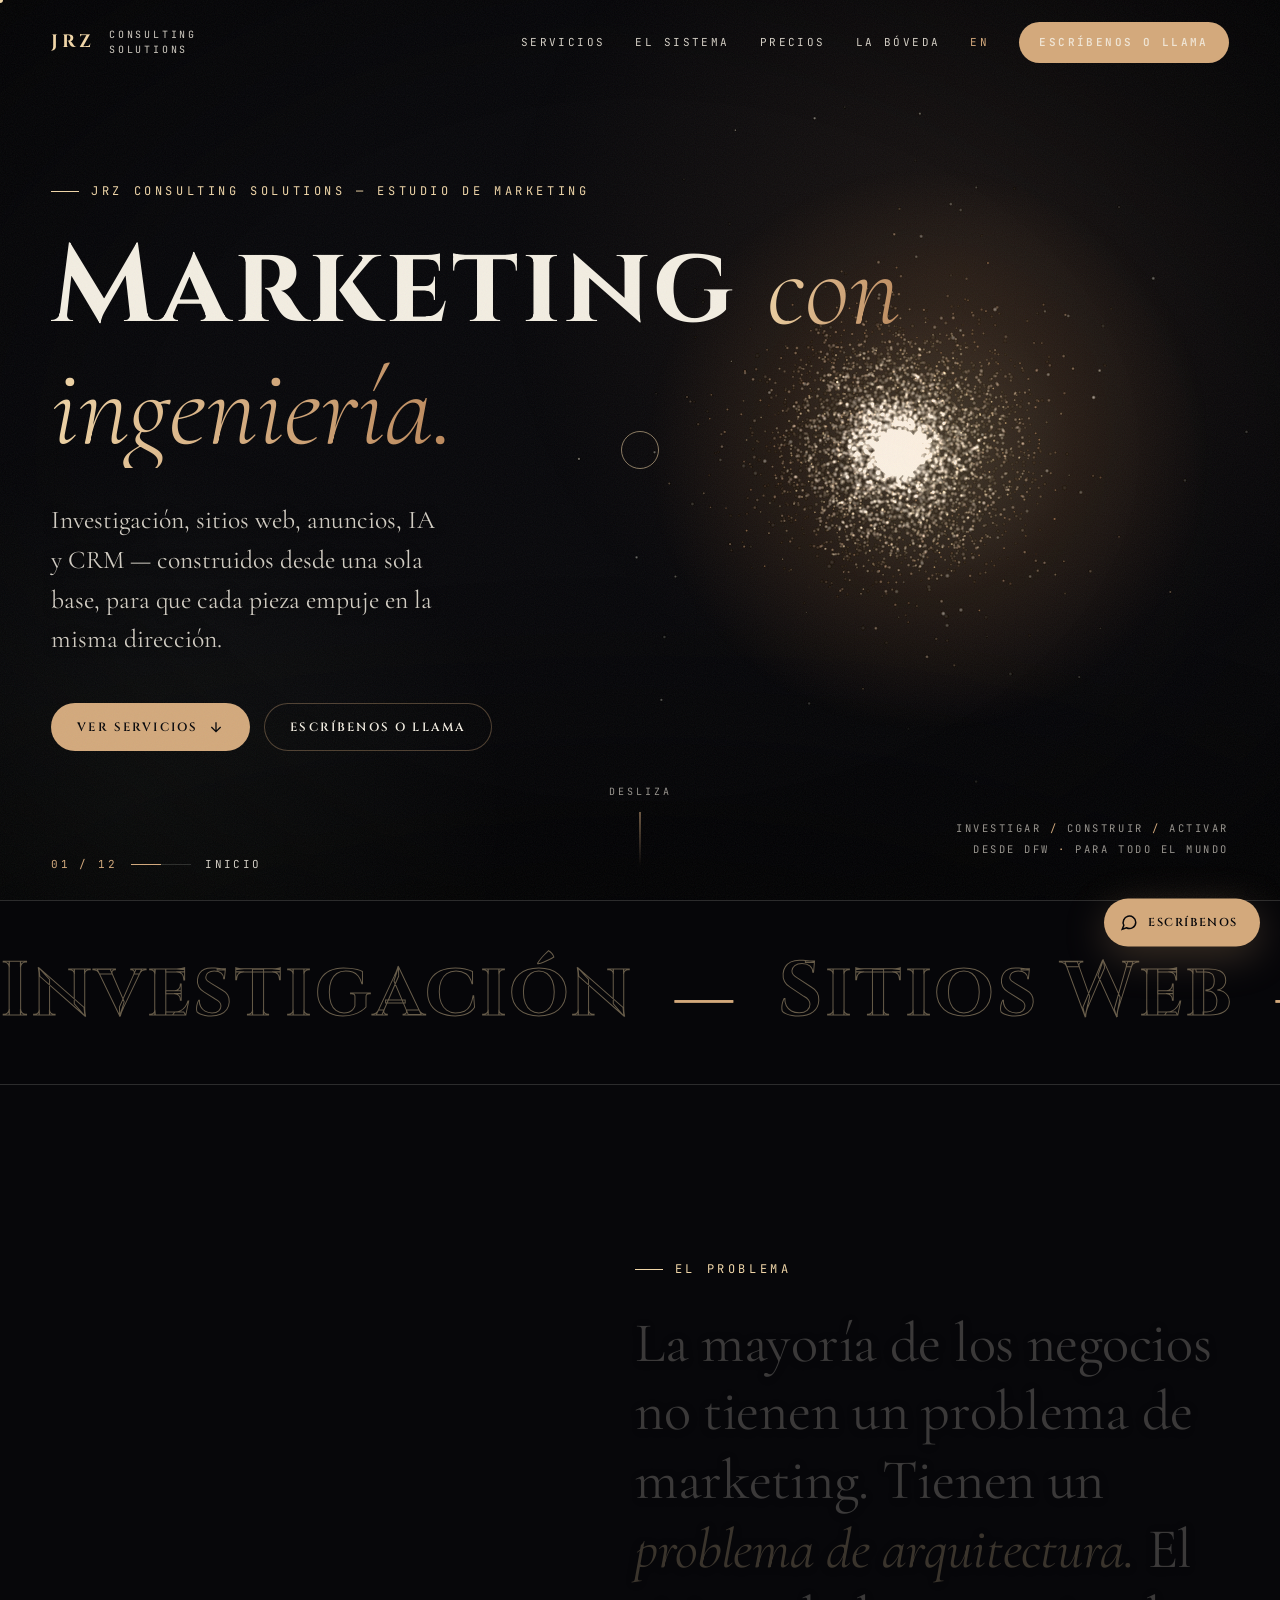
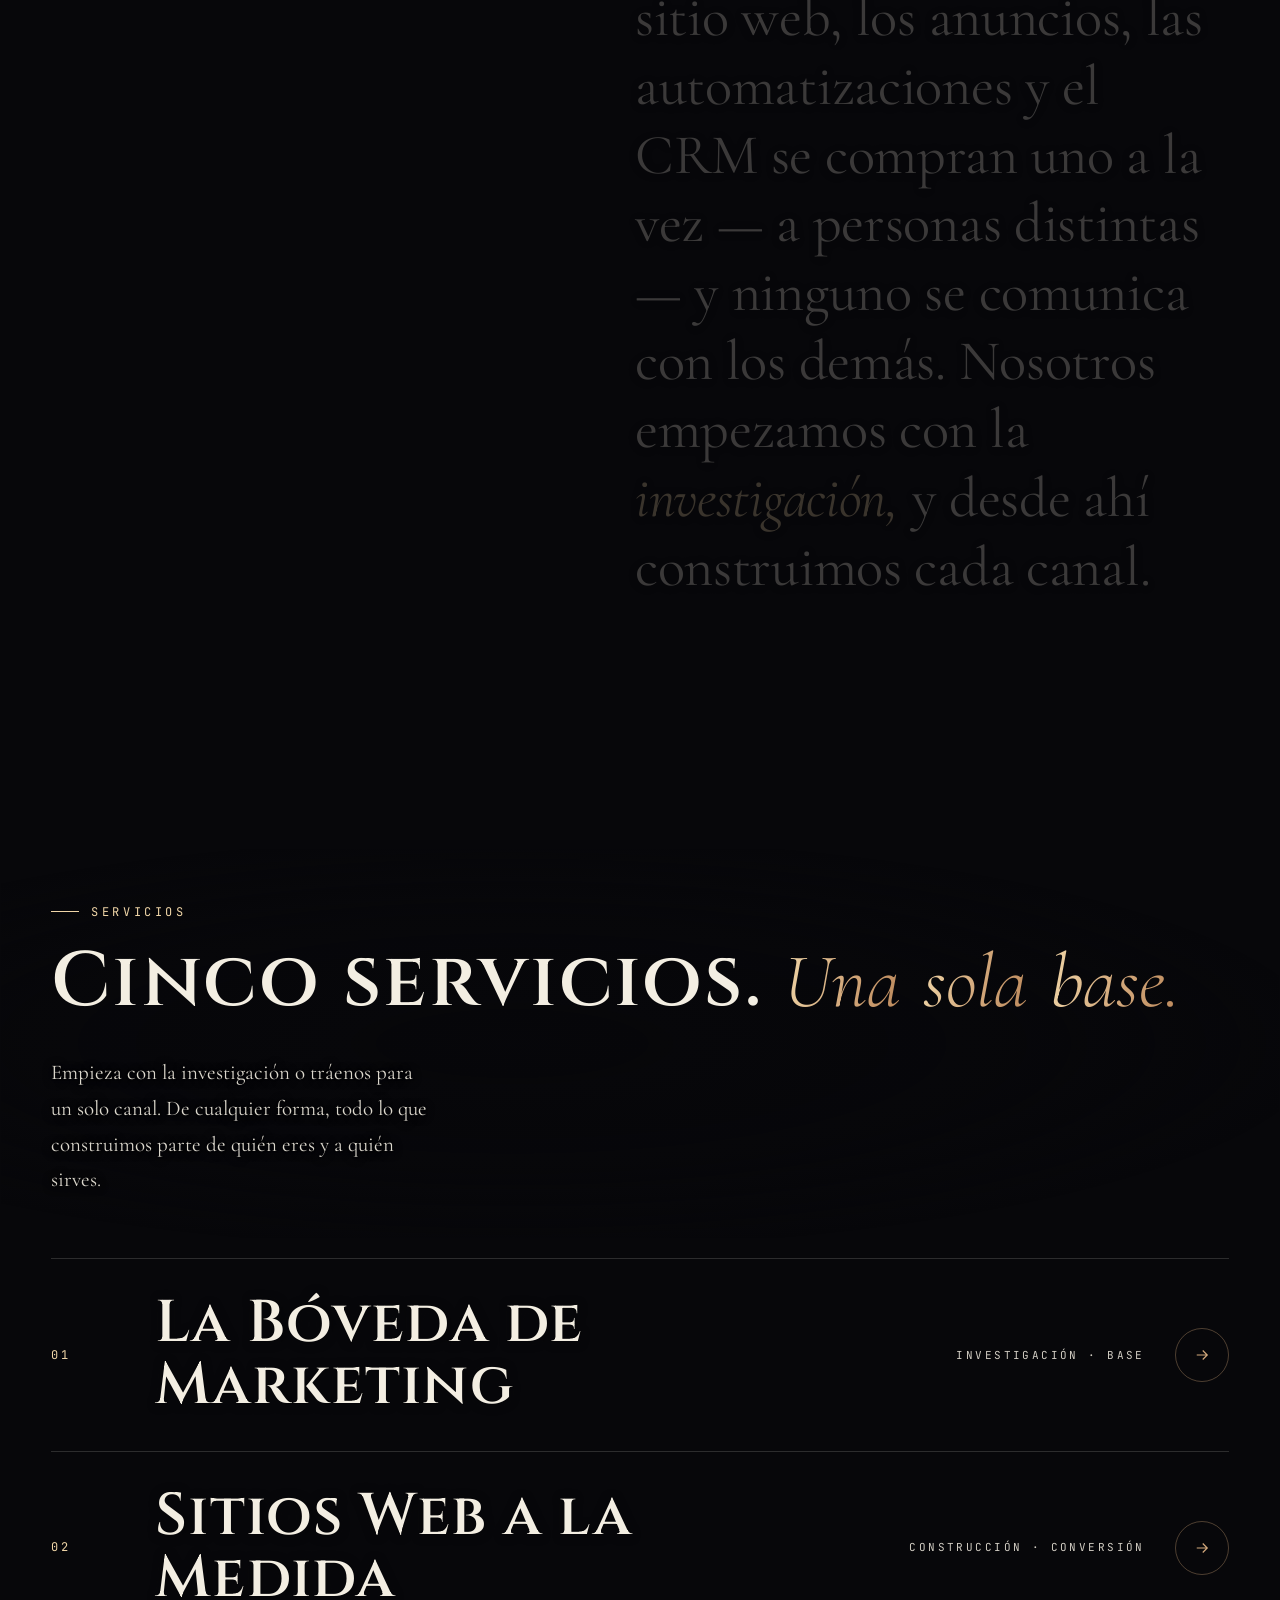
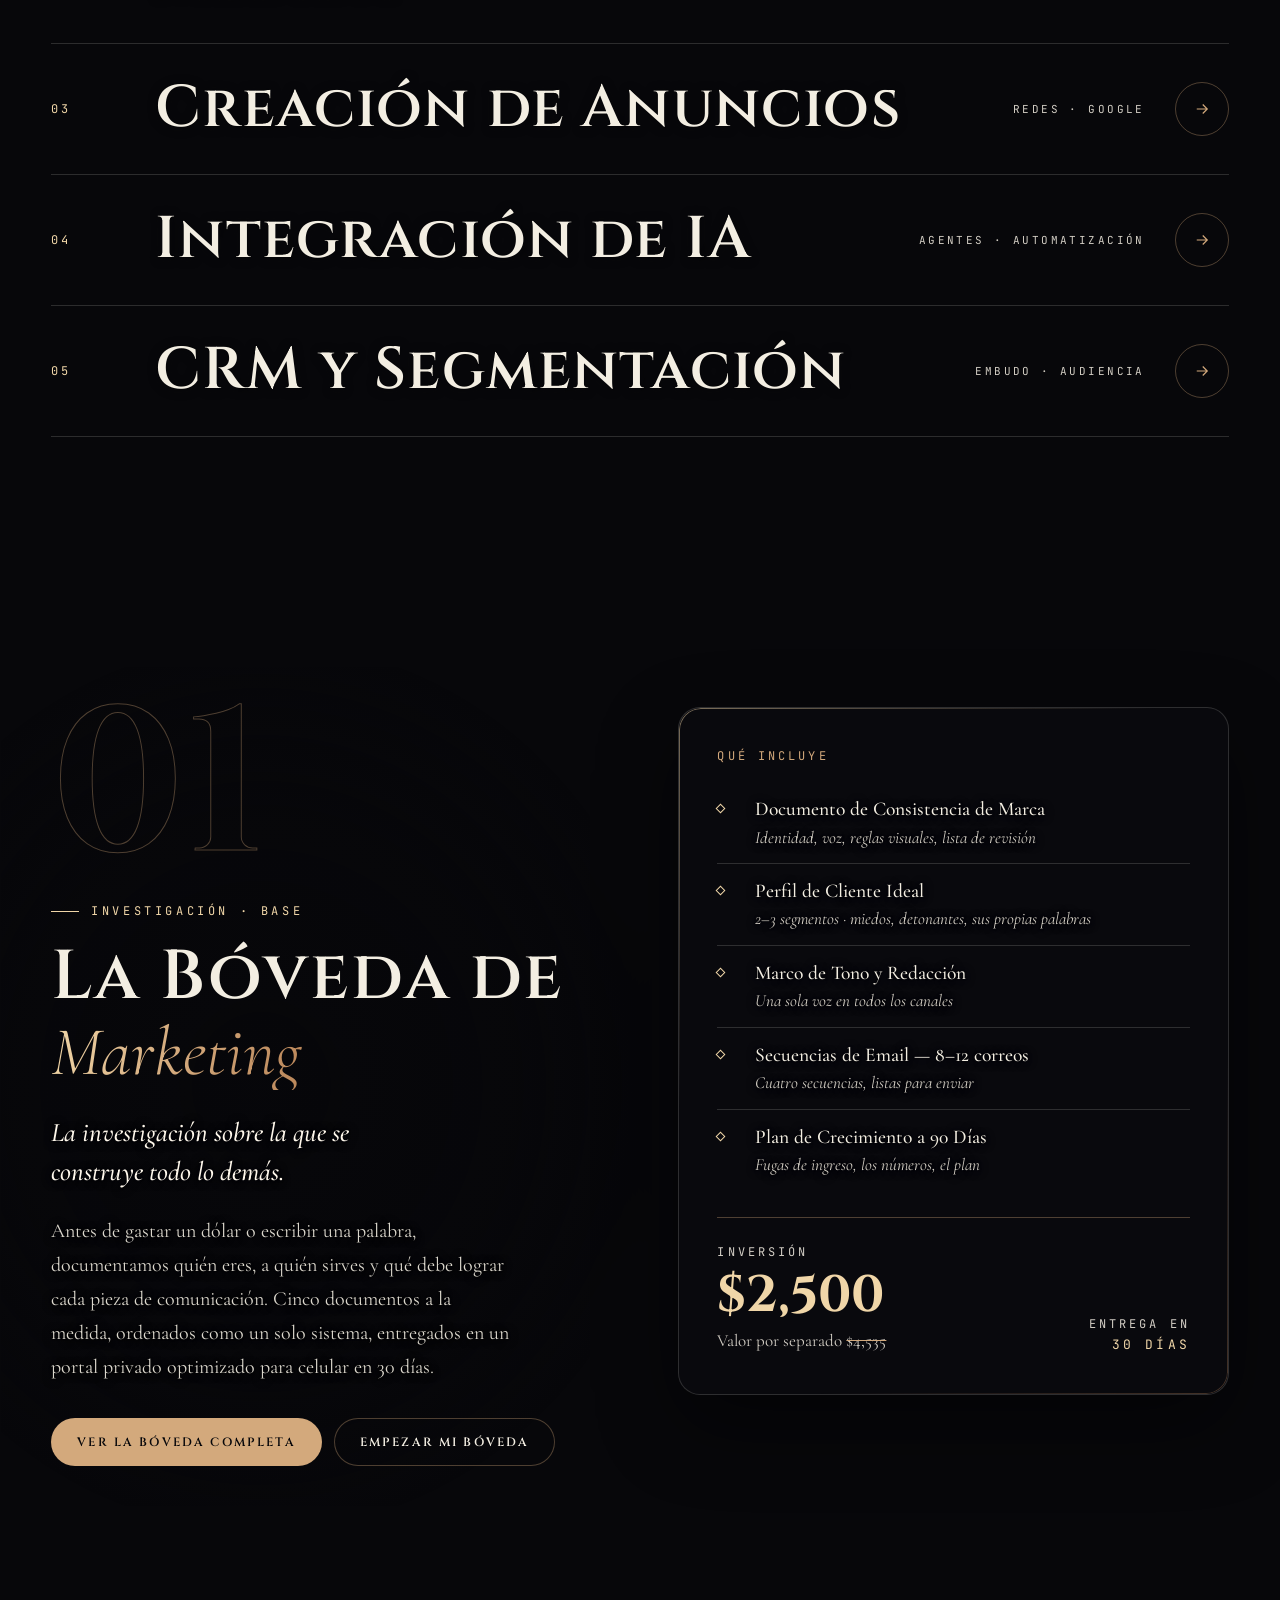
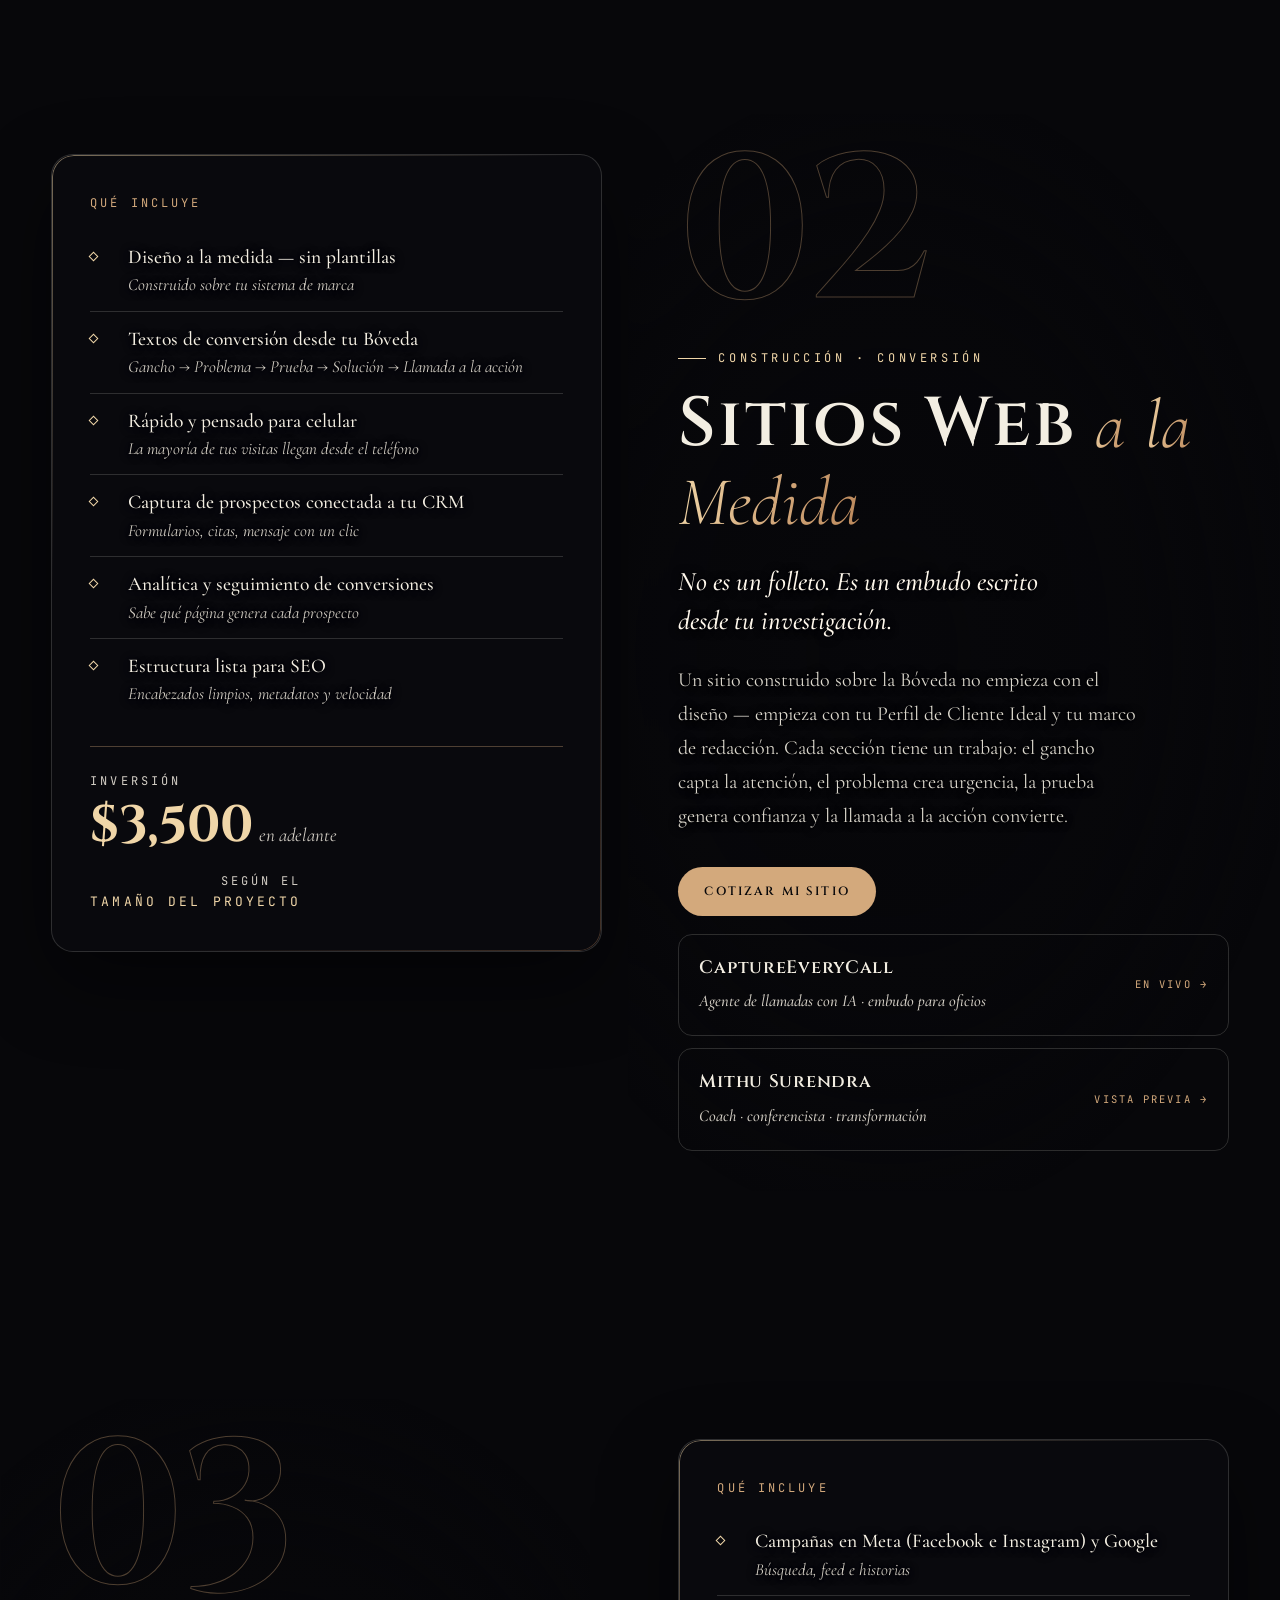
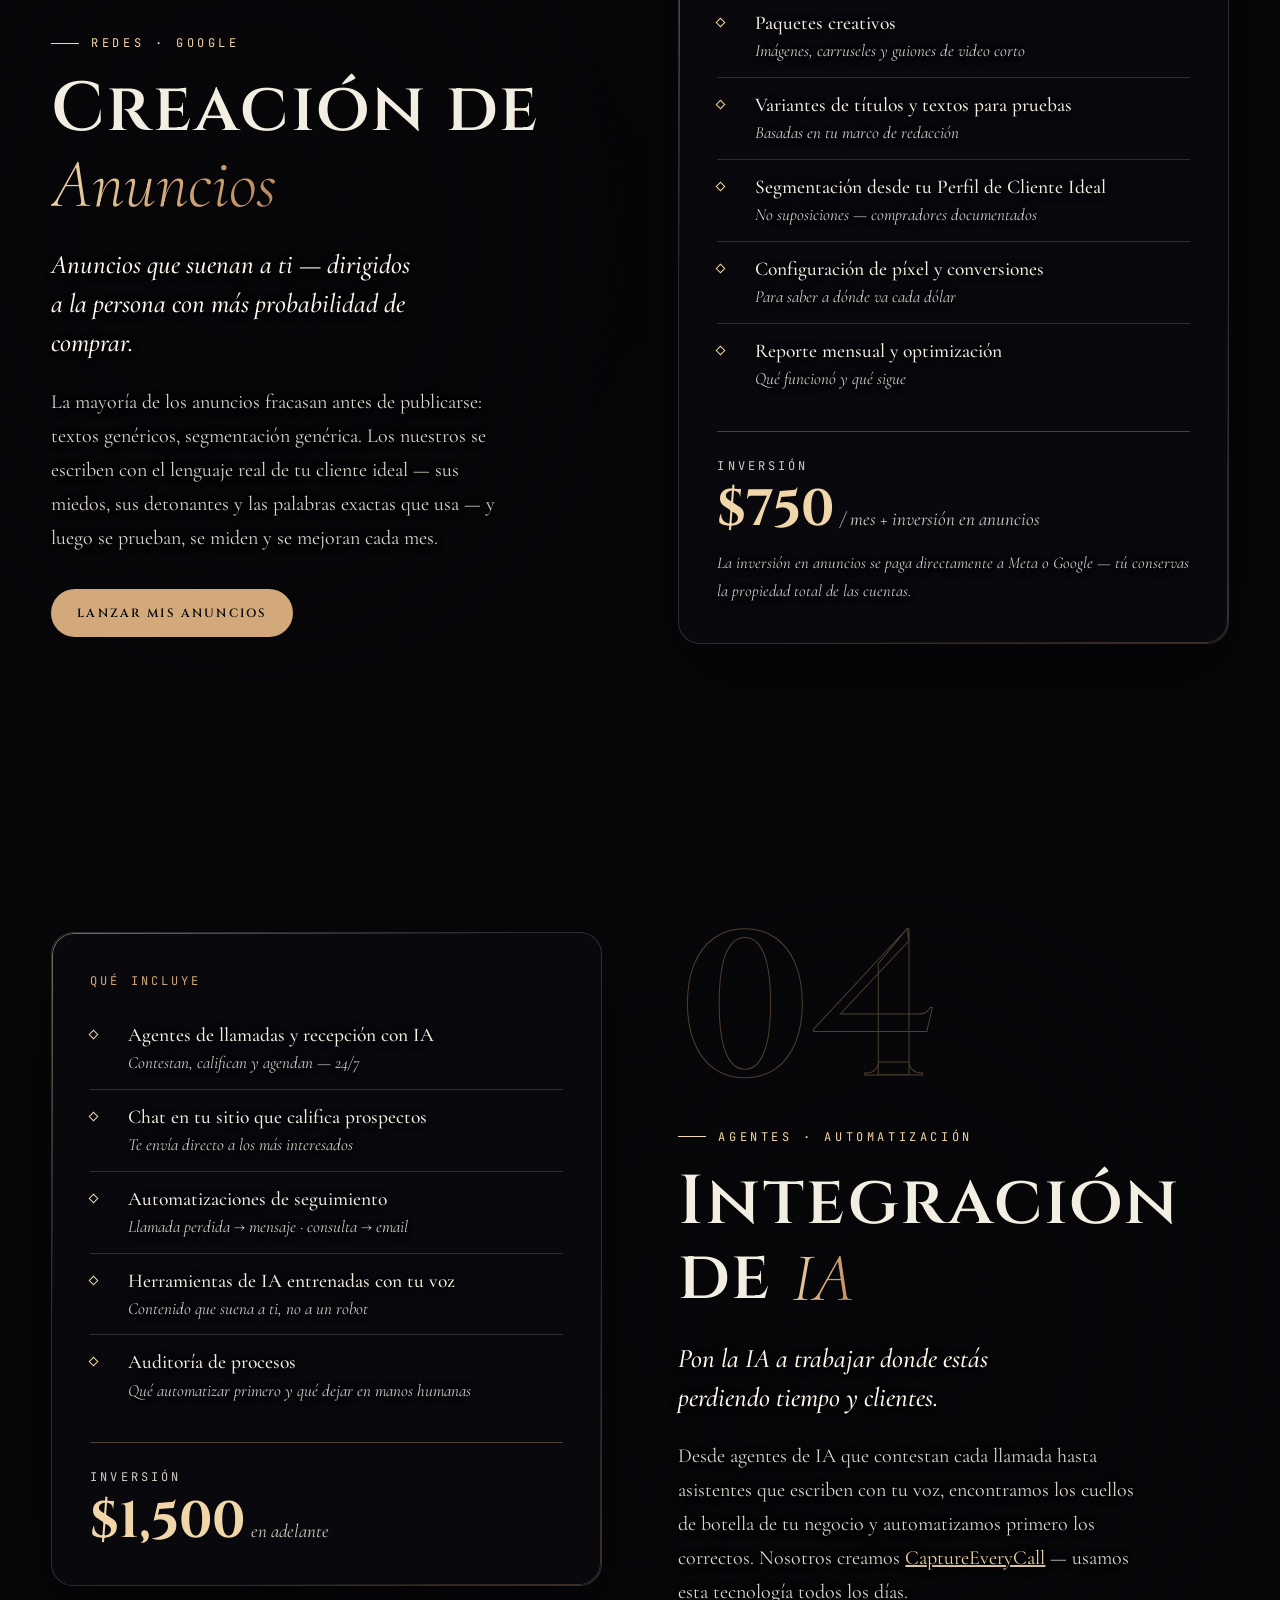
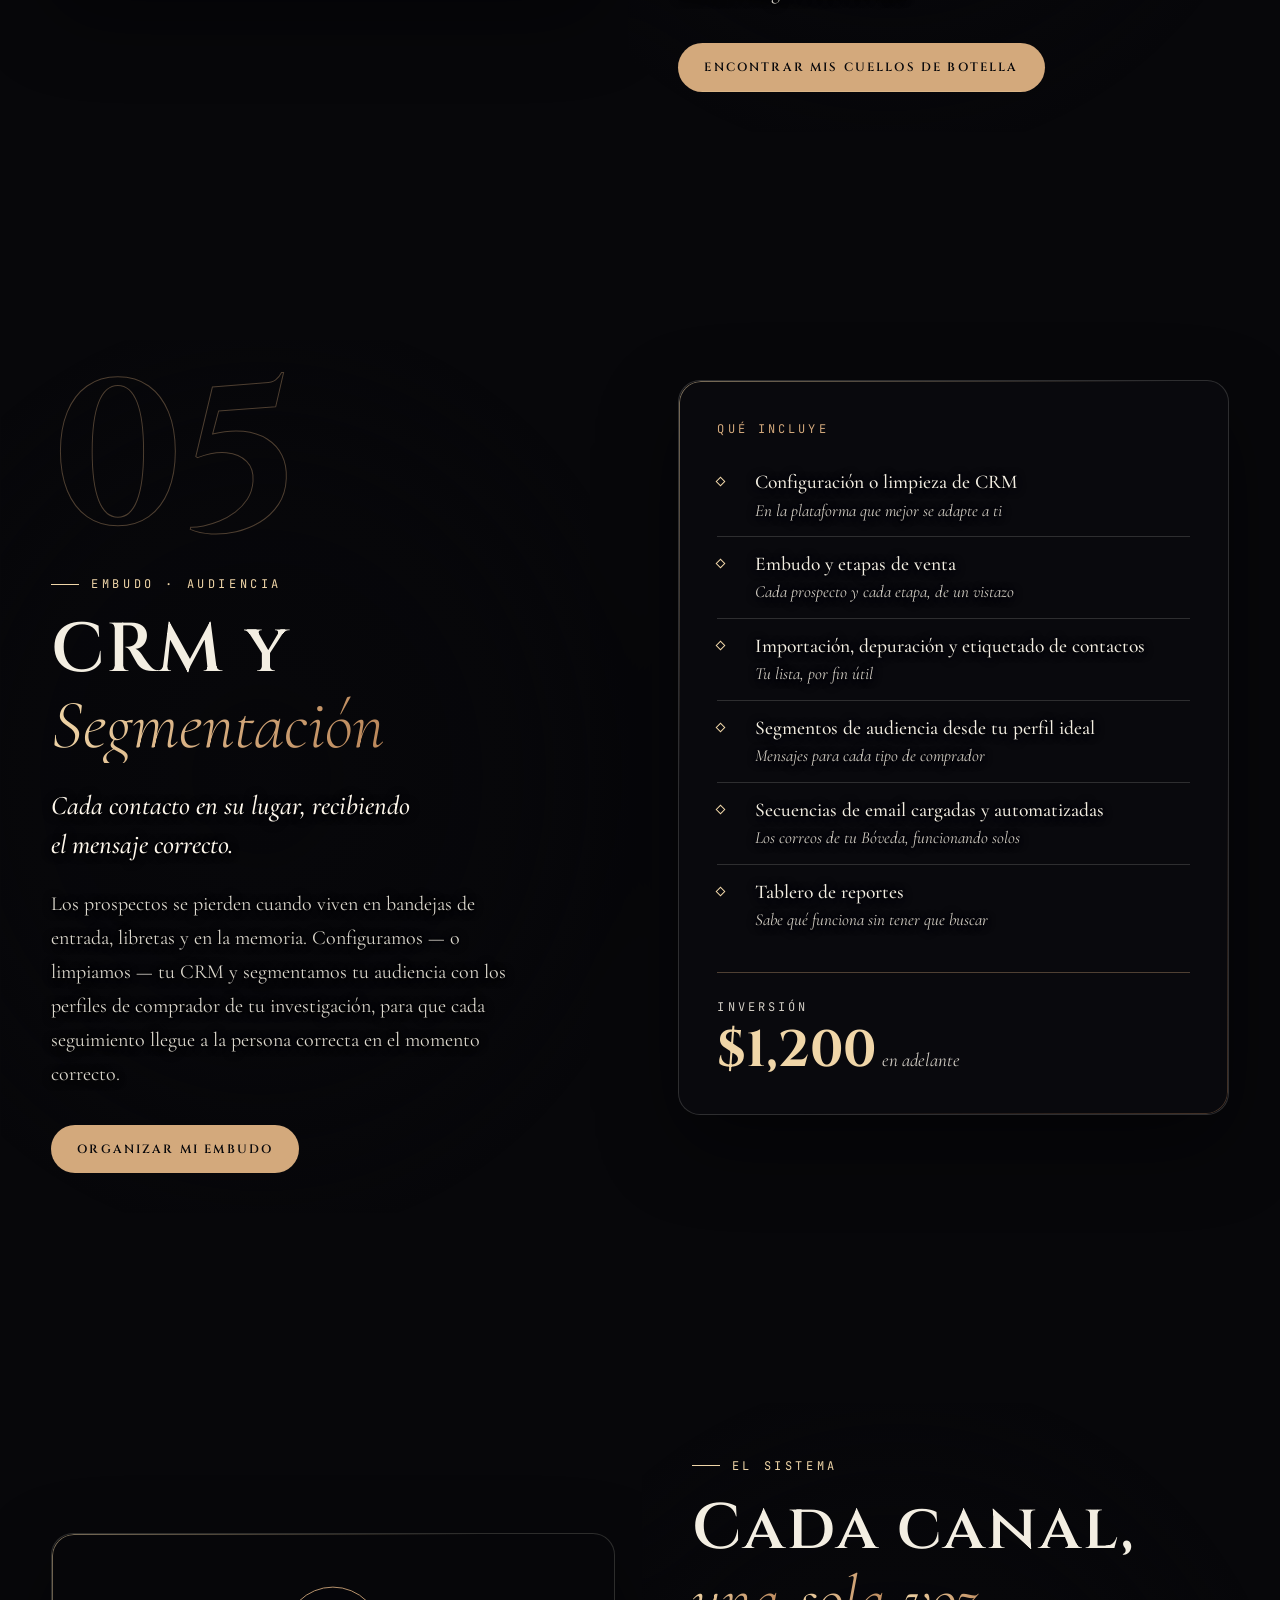
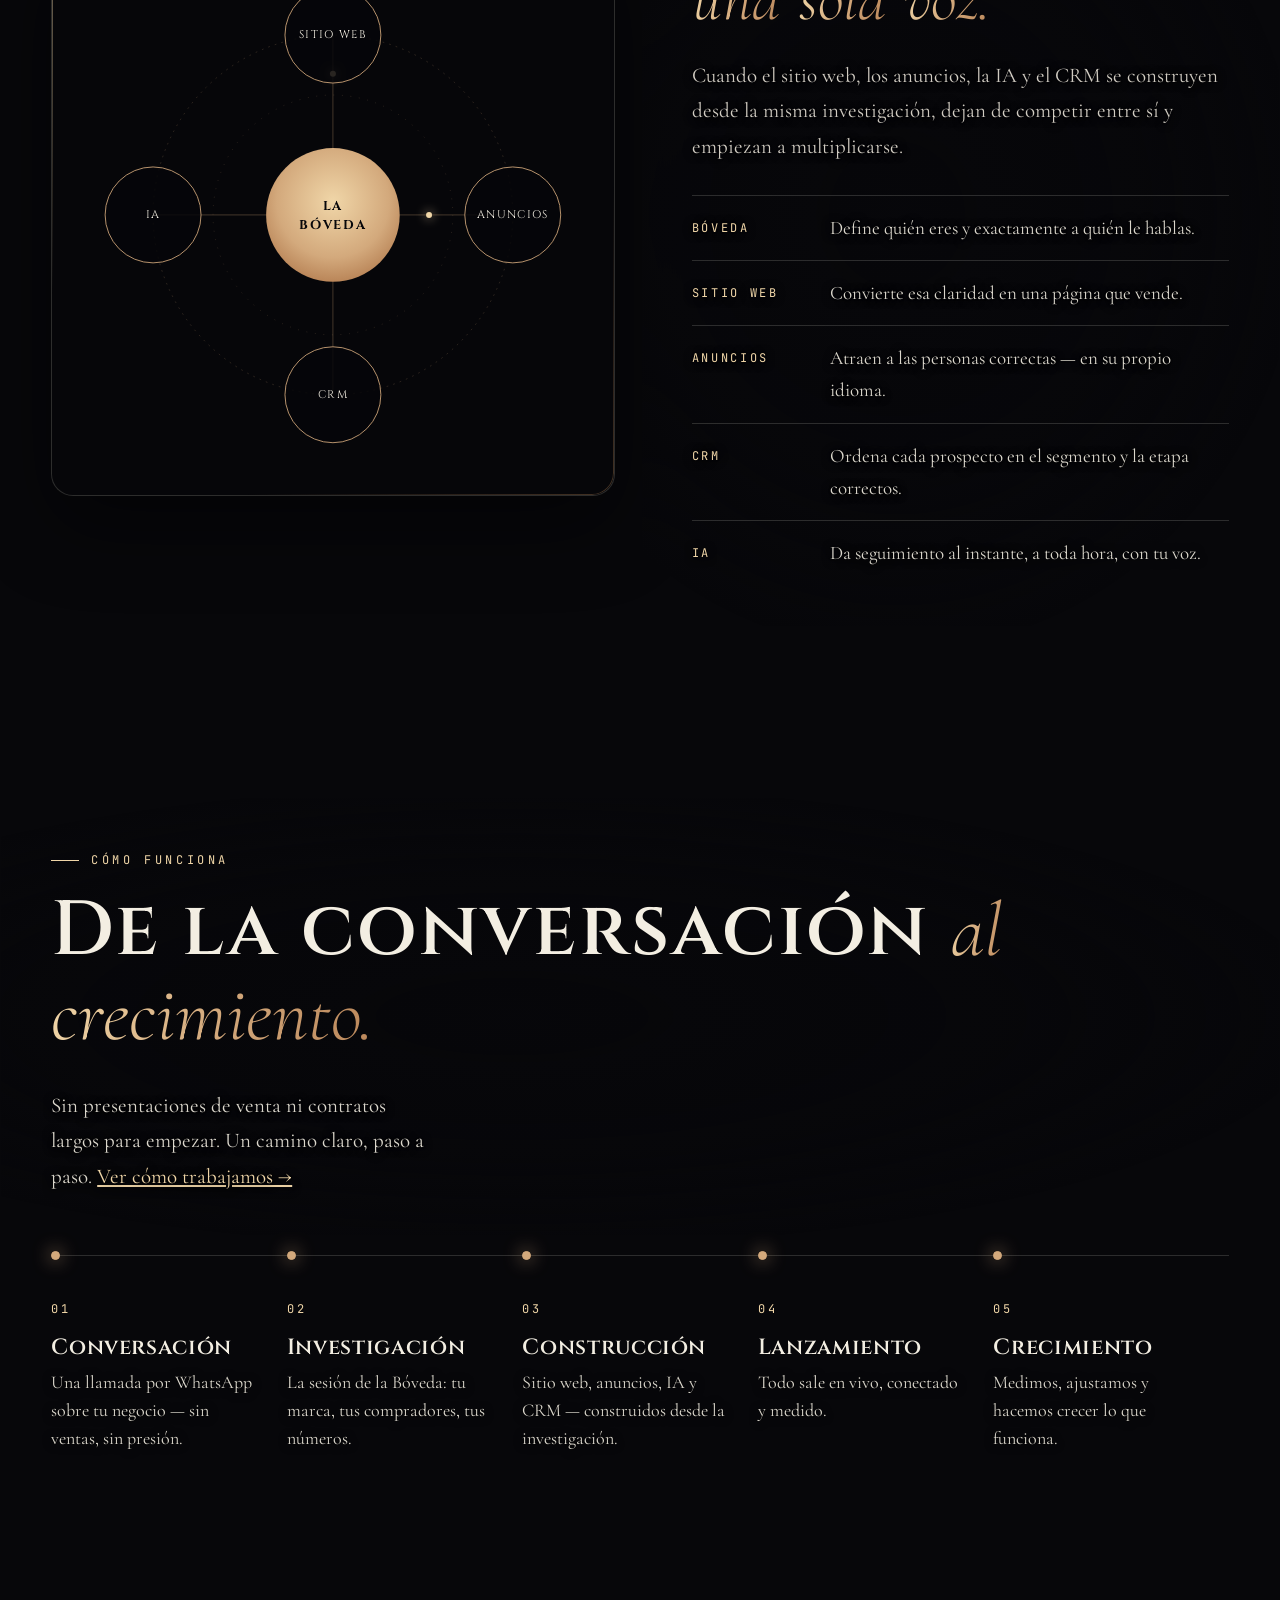
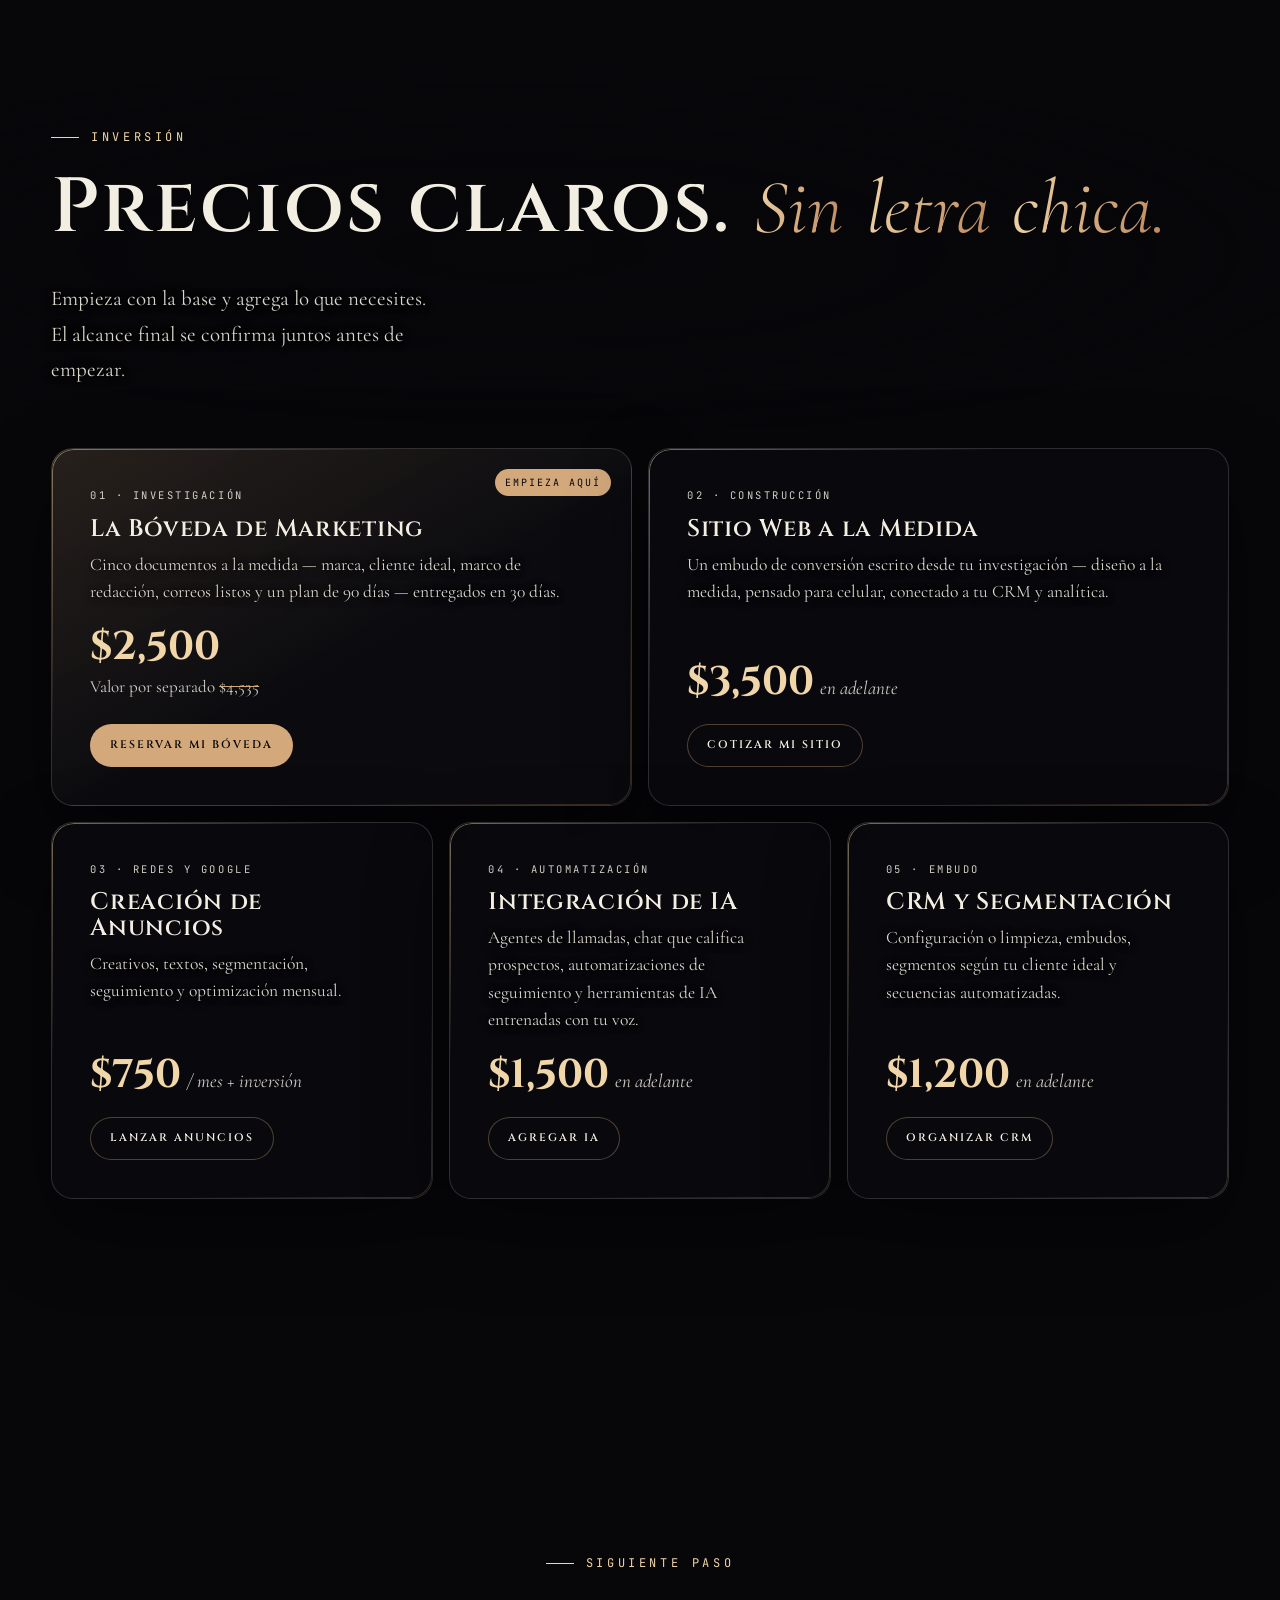
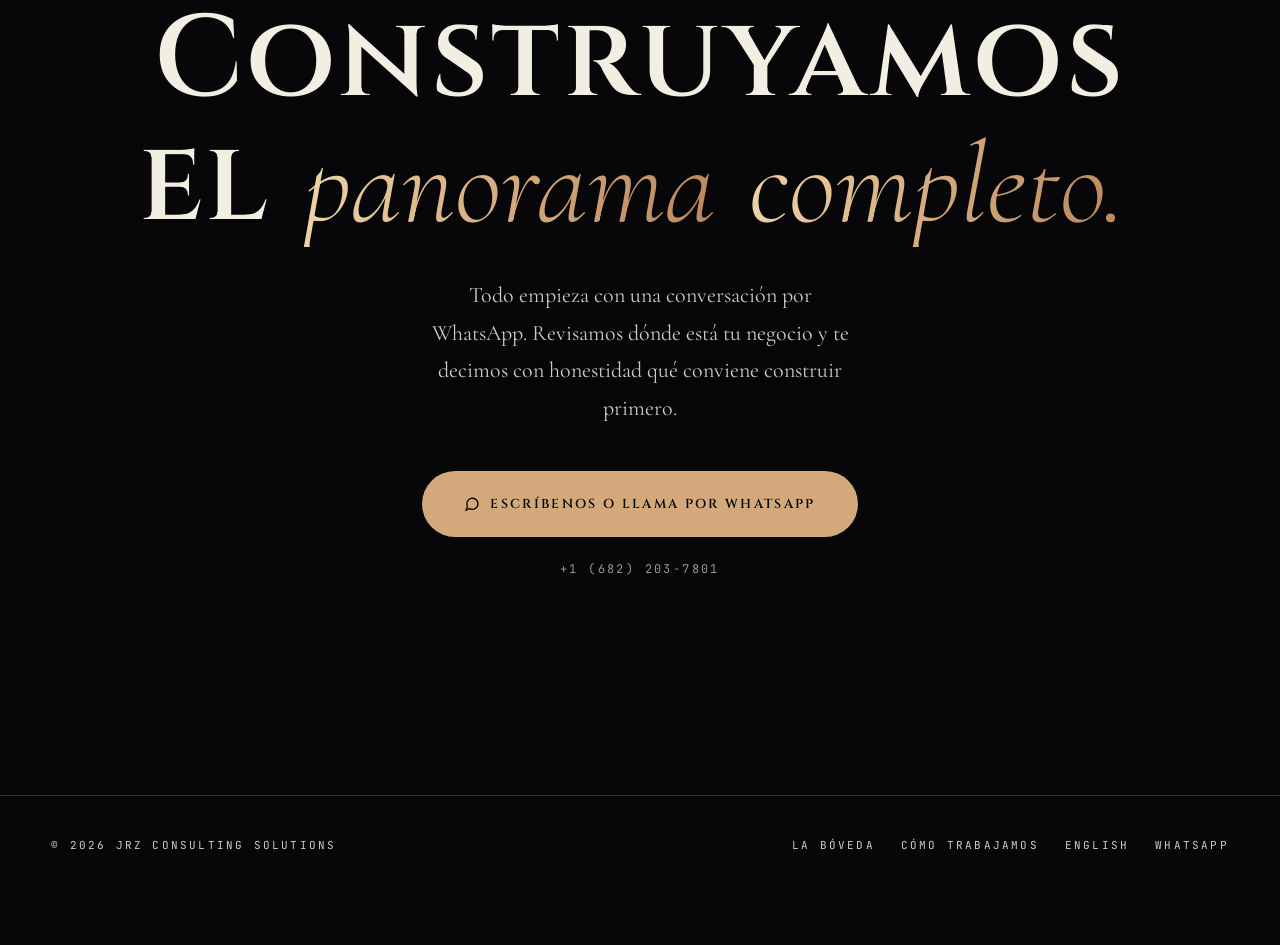
<file: espanol/index.html>
<!DOCTYPE html>
<html lang="es">
<head>
<meta charset="UTF-8"/>
<meta name="viewport" content="width=device-width, initial-scale=1.0"/>
<title>JRZ Consulting Solutions — Marketing con Ingeniería</title>
<meta name="description" content="Estudio de marketing basado en investigación. La Bóveda de Marketing, sitios web a la medida, anuncios en redes sociales y Google, integración de IA y configuración de CRM con segmentación de audiencia — todo construido desde una sola base."/>
<meta property="og:title" content="JRZ Consulting Solutions — Marketing con Ingeniería"/>
<meta property="og:description" content="Investigación, sitios web, anuncios, IA y CRM — construidos desde una sola base para que cada pieza empuje en la misma dirección."/>
<meta name="theme-color" content="#07070a"/>
<link rel="alternate" hreflang="en" href="../services.html"/>
<link rel="preconnect" href="https://fonts.googleapis.com"/>
<link rel="preconnect" href="https://fonts.gstatic.com" crossorigin/>
<link href="https://fonts.googleapis.com/css2?family=Cinzel:wght@400;600;700;900&family=Cormorant+Garamond:ital,wght@0,300;0,400;0,500;0,600;1,300;1,400;1,500&family=JetBrains+Mono:wght@400&display=swap" rel="stylesheet"/>
<link rel="stylesheet" href="../jrz.css"/>
</head>
<body class="loading">

<!-- ═══════════ ATMOSPHERE ═══════════ -->
<canvas id="stage" aria-hidden="true"></canvas>
<div class="atmos" aria-hidden="true"></div>
<div class="vignette" aria-hidden="true"></div>
<div class="grain" aria-hidden="true"></div>
<div class="progress" aria-hidden="true"></div>
<div class="cursor" aria-hidden="true"></div>
<div class="cursor-ring" aria-hidden="true"><span></span></div>

<!-- ═══════════ LOADER ═══════════ -->
<div class="loader" aria-hidden="true">
  <div class="loader-mark">JRZ</div>
  <div class="loader-bar"><i></i></div>
  <div class="loader-count">000</div>
</div>

<!-- ═══════════ NAV ═══════════ -->
<header class="nav">
  <a class="brand" href="#top" aria-label="JRZ Consulting Solutions — inicio">
    <span class="brand-mono">JRZ</span>
    <span class="brand-name">Consulting<br>Solutions</span>
  </a>
  <nav class="nav-links" aria-label="Principal">
    <a href="#services">Servicios</a>
    <a href="#system">El Sistema</a>
    <a href="#pricing">Precios</a>
    <a href="vault.html">La Bóveda</a>
    <a class="lang" href="../services.html" hreflang="en">EN</a>
    <a class="pill magnetic" href="https://wa.me/16822037801?text=Hola%20Joey%2C%20me%20gustar%C3%ADa%20hablar%20sobre%20el%20marketing%20de%20mi%20negocio." target="_blank" rel="noopener">Escríbenos o Llama</a>
  </nav>
  <button class="menu-btn" data-menu aria-expanded="false" aria-controls="mmenu">Menú</button>
</header>
<div class="mobile-menu" id="mmenu">
  <button class="menu-btn close" data-menu aria-expanded="false">Cerrar</button>
  <a href="#services"><small>01</small>Servicios</a>
  <a href="#system"><small>02</small>El Sistema</a>
  <a href="#pricing"><small>03</small>Precios</a>
  <a href="vault.html"><small>04</small>La Bóveda</a>
  <a href="../services.html" hreflang="en"><small>EN</small>English</a>
  <a href="https://wa.me/16822037801" target="_blank" rel="noopener"><small>→</small>Escríbenos o Llama</a>
</div>

<div class="hud" aria-hidden="true"><span class="hud-num">01 / 10</span><span class="hud-bar"><i></i></span><span class="hud-label">Inicio</span></div>

<a class="float-cta" href="https://wa.me/16822037801?text=Hola%20Joey%2C%20me%20gustar%C3%ADa%20hablar%20sobre%20el%20marketing%20de%20mi%20negocio." target="_blank" rel="noopener" aria-label="Escribe o llama por WhatsApp">
  <svg viewBox="0 0 24 24"><path d="M21 11.5a8.4 8.4 0 01-12.4 7.4L3 21l2.1-5.4A8.4 8.4 0 1121 11.5z"/></svg>
  <span>Escríbenos</span>
</a>

<main id="top">

<!-- ═══════════ HERO ═══════════ -->
<section class="hero" data-shape="hero" data-side="right" data-hud="Inicio">
  <div class="wrap">
    <span class="label fade">JRZ Consulting Solutions — Estudio de Marketing</span>
    <h1 data-split>Marketing <em>con ingeniería.</em></h1>
    <p class="hero-sub fade" style="--d:.5s">Investigación, sitios web, anuncios, IA y CRM — construidos desde una sola base, para que cada pieza empuje en la misma dirección.</p>
    <div class="hero-ctas fade" style="--d:.7s">
      <a class="pill magnetic" href="#services">Ver Servicios
        <svg viewBox="0 0 24 24"><path d="M12 5v14M5 12l7 7 7-7"/></svg></a>
      <a class="pill ghost magnetic" href="https://wa.me/16822037801?text=Hola%20Joey%2C%20me%20gustar%C3%ADa%20hablar%20sobre%20el%20marketing%20de%20mi%20negocio." target="_blank" rel="noopener">Escríbenos o Llama</a>
    </div>
  </div>
  <div class="hero-meta">Investigar <b>/</b> Construir <b>/</b> Activar<br>Desde DFW <b>·</b> Para todo el mundo</div>
  <div class="scroll-cue" aria-hidden="true"><span>Desliza</span><i></i></div>
</section>

<div class="marquee" aria-hidden="true">
  <div class="marquee-track">
    <span>Investigación</span><span class="fill">—</span><span>Sitios Web</span><span class="fill">—</span><span>Anuncios</span><span class="fill">—</span><span>IA</span><span class="fill">—</span><span>CRM</span><span class="fill">—</span>
    <span>Investigación</span><span class="fill">—</span><span>Sitios Web</span><span class="fill">—</span><span>Anuncios</span><span class="fill">—</span><span>IA</span><span class="fill">—</span><span>CRM</span><span class="fill">—</span>
  </div>
</div>

<!-- ═══════════ MANIFESTO ═══════════ -->
<section class="manifesto" data-shape="hero" data-side="left" data-hud="El Problema">
  <div class="wrap" style="display:flex; justify-content:flex-end;">
    <div>
      <span class="label fade">El Problema</span>
      <p class="manifesto-text" style="margin-top:28px;">La mayoría de los negocios no tienen un problema de marketing. Tienen un <em>problema de arquitectura.</em> El sitio web, los anuncios, las automatizaciones y el CRM se compran uno a la vez — a personas distintas — y ninguno se comunica con los demás. Nosotros empezamos con la <em>investigación,</em> y desde ahí construimos cada canal.</p>
    </div>
  </div>
</section>

<!-- ═══════════ SERVICES INDEX ═══════════ -->
<section class="section" id="services" data-shape="system" data-side="right" data-hud="Servicios">
  <div class="wrap">
    <div class="section-head">
      <div>
        <span class="label fade">Servicios</span>
        <h2 data-split>Cinco servicios. <em>Una sola base.</em></h2>
      </div>
      <p class="fade">Empieza con la investigación o tráenos para un solo canal. De cualquier forma, todo lo que construimos parte de quién eres y a quién sirves.</p>
    </div>
    <ol class="svc-list">
      <li class="svc-row fade"><a href="#vault" data-cursor="Ver"><span class="svc-num">01</span><span class="svc-name">La Bóveda de Marketing</span><span class="svc-tag">Investigación · Base</span><span class="svc-arrow magnetic"><svg viewBox="0 0 24 24"><path d="M5 12h14M13 6l6 6-6 6"/></svg></span></a></li>
      <li class="svc-row fade"><a href="#websites" data-cursor="Ver"><span class="svc-num">02</span><span class="svc-name">Sitios Web a la Medida</span><span class="svc-tag">Construcción · Conversión</span><span class="svc-arrow magnetic"><svg viewBox="0 0 24 24"><path d="M5 12h14M13 6l6 6-6 6"/></svg></span></a></li>
      <li class="svc-row fade"><a href="#ads" data-cursor="Ver"><span class="svc-num">03</span><span class="svc-name">Creación de Anuncios</span><span class="svc-tag">Redes · Google</span><span class="svc-arrow magnetic"><svg viewBox="0 0 24 24"><path d="M5 12h14M13 6l6 6-6 6"/></svg></span></a></li>
      <li class="svc-row fade"><a href="#ai" data-cursor="Ver"><span class="svc-num">04</span><span class="svc-name">Integración de IA</span><span class="svc-tag">Agentes · Automatización</span><span class="svc-arrow magnetic"><svg viewBox="0 0 24 24"><path d="M5 12h14M13 6l6 6-6 6"/></svg></span></a></li>
      <li class="svc-row fade"><a href="#crm" data-cursor="Ver"><span class="svc-num">05</span><span class="svc-name">CRM y Segmentación</span><span class="svc-tag">Embudo · Audiencia</span><span class="svc-arrow magnetic"><svg viewBox="0 0 24 24"><path d="M5 12h14M13 6l6 6-6 6"/></svg></span></a></li>
    </ol>
  </div>
</section>

<!-- ═══════════ 01 VAULT ═══════════ -->
<section class="chapter" id="vault" data-shape="vault" data-side="right" data-hud="La Bóveda de Marketing">
  <div class="wrap chapter-grid">
    <div class="chapter-copy">
      <span class="ch-num" aria-hidden="true">01</span>
      <span class="label fade">Investigación · Base</span>
      <h2 data-split>La Bóveda de <em>Marketing</em></h2>
      <p class="ch-lead fade">La investigación sobre la que se construye todo lo demás.</p>
      <p class="ch-body fade">Antes de gastar un dólar o escribir una palabra, documentamos quién eres, a quién sirves y qué debe lograr cada pieza de comunicación. Cinco documentos a la medida, ordenados como un solo sistema, entregados en un portal privado optimizado para celular en 30 días.</p>
      <div class="ch-actions fade">
        <a class="pill magnetic" href="vault.html">Ver la Bóveda Completa</a>
        <a class="pill ghost magnetic" href="https://wa.me/16822037801?text=Hola%20Joey%2C%20me%20interesa%20la%20B%C3%B3veda%20de%20Marketing." target="_blank" rel="noopener">Empezar mi Bóveda</a>
      </div>
    </div>
    <div class="panel fade" style="--d:.15s">
      <div class="panel-title">Qué incluye</div>
      <ul class="inc">
        <li><span>Documento de Consistencia de Marca<small>Identidad, voz, reglas visuales, lista de revisión</small></span></li>
        <li><span>Perfil de Cliente Ideal<small>2–3 segmentos · miedos, detonantes, sus propias palabras</small></span></li>
        <li><span>Marco de Tono y Redacción<small>Una sola voz en todos los canales</small></span></li>
        <li><span>Secuencias de Email — 8–12 correos<small>Cuatro secuencias, listas para enviar</small></span></li>
        <li><span>Plan de Crecimiento a 90 Días<small>Fugas de ingreso, los números, el plan</small></span></li>
      </ul>
      <div class="price-row">
        <div><div class="price-label">Inversión</div><div class="price">$2,500</div><div class="price-was">Valor por separado <s>$4,535</s></div></div>
        <div class="price-label" style="text-align:right">Entrega en<br><span style="color:var(--gold-hi); font-size:13px;">30 días</span></div>
      </div>
    </div>
  </div>
</section>

<!-- ═══════════ 02 WEBSITES ═══════════ -->
<section class="chapter flip" id="websites" data-shape="web" data-side="left" data-hud="Sitios Web a la Medida">
  <div class="wrap chapter-grid">
    <div class="chapter-copy">
      <span class="ch-num" aria-hidden="true">02</span>
      <span class="label fade">Construcción · Conversión</span>
      <h2 data-split>Sitios Web <em>a la Medida</em></h2>
      <p class="ch-lead fade">No es un folleto. Es un embudo escrito desde tu investigación.</p>
      <p class="ch-body fade">Un sitio construido sobre la Bóveda no empieza con el diseño — empieza con tu Perfil de Cliente Ideal y tu marco de redacción. Cada sección tiene un trabajo: el gancho capta la atención, el problema crea urgencia, la prueba genera confianza y la llamada a la acción convierte.</p>
      <div class="ch-actions fade">
        <a class="pill magnetic" href="https://wa.me/16822037801?text=Hola%20Joey%2C%20me%20interesa%20un%20sitio%20web%20a%20la%20medida." target="_blank" rel="noopener">Cotizar mi Sitio</a>
      </div>
      <div class="examples fade">
        <a class="example" href="https://captureeverycall.co/" target="_blank" rel="noopener" data-cursor="Visitar"><div><b>CaptureEveryCall</b><span>Agente de llamadas con IA · embudo para oficios</span></div><em>En vivo →</em></a>
        <a class="example" href="https://zuba213213.github.io/Mithu.Surendra/" target="_blank" rel="noopener" data-cursor="Visitar"><div><b>Mithu Surendra</b><span>Coach · conferencista · transformación</span></div><em>Vista previa →</em></a>
      </div>
    </div>
    <div class="panel fade" style="--d:.15s">
      <div class="panel-title">Qué incluye</div>
      <ul class="inc">
        <li><span>Diseño a la medida — sin plantillas<small>Construido sobre tu sistema de marca</small></span></li>
        <li><span>Textos de conversión desde tu Bóveda<small>Gancho → Problema → Prueba → Solución → Llamada a la acción</small></span></li>
        <li><span>Rápido y pensado para celular<small>La mayoría de tus visitas llegan desde el teléfono</small></span></li>
        <li><span>Captura de prospectos conectada a tu CRM<small>Formularios, citas, mensaje con un clic</small></span></li>
        <li><span>Analítica y seguimiento de conversiones<small>Sabe qué página genera cada prospecto</small></span></li>
        <li><span>Estructura lista para SEO<small>Encabezados limpios, metadatos y velocidad</small></span></li>
      </ul>
      <div class="price-row">
        <div><div class="price-label">Inversión</div><div class="price">$3,500<small>en adelante</small></div></div>
        <div class="price-label" style="text-align:right">Según el<br><span style="color:var(--gold-hi); font-size:13px;">tamaño del proyecto</span></div>
      </div>
    </div>
  </div>
</section>

<!-- ═══════════ 03 ADS ═══════════ -->
<section class="chapter" id="ads" data-shape="ads" data-side="right" data-hud="Creación de Anuncios">
  <div class="wrap chapter-grid">
    <div class="chapter-copy">
      <span class="ch-num" aria-hidden="true">03</span>
      <span class="label fade">Redes · Google</span>
      <h2 data-split>Creación de <em>Anuncios</em></h2>
      <p class="ch-lead fade">Anuncios que suenan a ti — dirigidos a la persona con más probabilidad de comprar.</p>
      <p class="ch-body fade">La mayoría de los anuncios fracasan antes de publicarse: textos genéricos, segmentación genérica. Los nuestros se escriben con el lenguaje real de tu cliente ideal — sus miedos, sus detonantes y las palabras exactas que usa — y luego se prueban, se miden y se mejoran cada mes.</p>
      <div class="ch-actions fade">
        <a class="pill magnetic" href="https://wa.me/16822037801?text=Hola%20Joey%2C%20me%20interesa%20la%20creaci%C3%B3n%20de%20anuncios." target="_blank" rel="noopener">Lanzar mis Anuncios</a>
      </div>
    </div>
    <div class="panel fade" style="--d:.15s">
      <div class="panel-title">Qué incluye</div>
      <ul class="inc">
        <li><span>Campañas en Meta (Facebook e Instagram) y Google<small>Búsqueda, feed e historias</small></span></li>
        <li><span>Paquetes creativos<small>Imágenes, carruseles y guiones de video corto</small></span></li>
        <li><span>Variantes de títulos y textos para pruebas<small>Basadas en tu marco de redacción</small></span></li>
        <li><span>Segmentación desde tu Perfil de Cliente Ideal<small>No suposiciones — compradores documentados</small></span></li>
        <li><span>Configuración de píxel y conversiones<small>Para saber a dónde va cada dólar</small></span></li>
        <li><span>Reporte mensual y optimización<small>Qué funcionó y qué sigue</small></span></li>
      </ul>
      <div class="price-row">
        <div><div class="price-label">Inversión</div><div class="price">$750<small>/ mes + inversión en anuncios</small></div></div>
      </div>
      <p class="note">La inversión en anuncios se paga directamente a Meta o Google — tú conservas la propiedad total de las cuentas.</p>
    </div>
  </div>
</section>

<!-- ═══════════ 04 AI ═══════════ -->
<section class="chapter flip" id="ai" data-shape="ai" data-side="left" data-hud="Integración de IA">
  <div class="wrap chapter-grid">
    <div class="chapter-copy">
      <span class="ch-num" aria-hidden="true">04</span>
      <span class="label fade">Agentes · Automatización</span>
      <h2 data-split>Integración de <em>IA</em></h2>
      <p class="ch-lead fade">Pon la IA a trabajar donde estás perdiendo tiempo y clientes.</p>
      <p class="ch-body fade">Desde agentes de IA que contestan cada llamada hasta asistentes que escriben con tu voz, encontramos los cuellos de botella de tu negocio y automatizamos primero los correctos. Nosotros creamos <a href="https://captureeverycall.co/" target="_blank" rel="noopener" style="color:var(--gold-hi)">CaptureEveryCall</a> — usamos esta tecnología todos los días.</p>
      <div class="ch-actions fade">
        <a class="pill magnetic" href="https://wa.me/16822037801?text=Hola%20Joey%2C%20me%20interesa%20la%20integraci%C3%B3n%20de%20IA." target="_blank" rel="noopener">Encontrar mis Cuellos de Botella</a>
      </div>
    </div>
    <div class="panel fade" style="--d:.15s">
      <div class="panel-title">Qué incluye</div>
      <ul class="inc">
        <li><span>Agentes de llamadas y recepción con IA<small>Contestan, califican y agendan — 24/7</small></span></li>
        <li><span>Chat en tu sitio que califica prospectos<small>Te envía directo a los más interesados</small></span></li>
        <li><span>Automatizaciones de seguimiento<small>Llamada perdida → mensaje · consulta → email</small></span></li>
        <li><span>Herramientas de IA entrenadas con tu voz<small>Contenido que suena a ti, no a un robot</small></span></li>
        <li><span>Auditoría de procesos<small>Qué automatizar primero y qué dejar en manos humanas</small></span></li>
      </ul>
      <div class="price-row">
        <div><div class="price-label">Inversión</div><div class="price">$1,500<small>en adelante</small></div></div>
      </div>
    </div>
  </div>
</section>

<!-- ═══════════ 05 CRM ═══════════ -->
<section class="chapter" id="crm" data-shape="crm" data-side="right" data-hud="CRM y Segmentación">
  <div class="wrap chapter-grid">
    <div class="chapter-copy">
      <span class="ch-num" aria-hidden="true">05</span>
      <span class="label fade">Embudo · Audiencia</span>
      <h2 data-split>CRM y <em>Segmentación</em></h2>
      <p class="ch-lead fade">Cada contacto en su lugar, recibiendo el mensaje correcto.</p>
      <p class="ch-body fade">Los prospectos se pierden cuando viven en bandejas de entrada, libretas y en la memoria. Configuramos — o limpiamos — tu CRM y segmentamos tu audiencia con los perfiles de comprador de tu investigación, para que cada seguimiento llegue a la persona correcta en el momento correcto.</p>
      <div class="ch-actions fade">
        <a class="pill magnetic" href="https://wa.me/16822037801?text=Hola%20Joey%2C%20me%20interesa%20configurar%20mi%20CRM." target="_blank" rel="noopener">Organizar mi Embudo</a>
      </div>
    </div>
    <div class="panel fade" style="--d:.15s">
      <div class="panel-title">Qué incluye</div>
      <ul class="inc">
        <li><span>Configuración o limpieza de CRM<small>En la plataforma que mejor se adapte a ti</small></span></li>
        <li><span>Embudo y etapas de venta<small>Cada prospecto y cada etapa, de un vistazo</small></span></li>
        <li><span>Importación, depuración y etiquetado de contactos<small>Tu lista, por fin útil</small></span></li>
        <li><span>Segmentos de audiencia desde tu perfil ideal<small>Mensajes para cada tipo de comprador</small></span></li>
        <li><span>Secuencias de email cargadas y automatizadas<small>Los correos de tu Bóveda, funcionando solos</small></span></li>
        <li><span>Tablero de reportes<small>Sabe qué funciona sin tener que buscar</small></span></li>
      </ul>
      <div class="price-row">
        <div><div class="price-label">Inversión</div><div class="price">$1,200<small>en adelante</small></div></div>
      </div>
    </div>
  </div>
</section>

<!-- ═══════════ SYSTEM ═══════════ -->
<section class="section" id="system" data-shape="system" data-side="left" data-hud="El Sistema">
  <div class="wrap eco-grid">
    <div class="panel fade" style="padding:clamp(12px,2vw,24px); background:rgba(7,7,10,.45);">
      <svg class="eco-svg" viewBox="0 0 600 600" role="img" aria-label="La investigación de la Bóveda al centro, conectada a Sitio Web, Anuncios, IA y CRM">
        <defs>
          <radialGradient id="coreGrad" cx="50%" cy="40%" r="60%"><stop offset="0%" stop-color="#f0d6a8"/><stop offset="70%" stop-color="#d3a97c"/><stop offset="100%" stop-color="#ba8659"/></radialGradient>
          <path id="s1" d="M300 300 L300 90"/><path id="s2" d="M300 300 L510 300"/><path id="s3" d="M300 300 L300 510"/><path id="s4" d="M300 300 L90 300"/>
        </defs>
        <g class="spin"><circle class="orbit" cx="300" cy="300" r="210"/><circle class="orbit" cx="300" cy="300" r="140" style="stroke-dasharray:1 9"/></g>
        <line class="spoke" x1="300" y1="300" x2="300" y2="90"/><line class="spoke" x1="300" y1="300" x2="510" y2="300"/>
        <line class="spoke" x1="300" y1="300" x2="300" y2="510"/><line class="spoke" x1="300" y1="300" x2="90" y2="300"/>
        <circle class="pulse" r="3.5"><animateMotion dur="2.4s" repeatCount="indefinite"><mpath href="#s1"/></animateMotion></circle>
        <circle class="pulse" r="3.5"><animateMotion dur="2.4s" begin=".6s" repeatCount="indefinite"><mpath href="#s2"/></animateMotion></circle>
        <circle class="pulse" r="3.5"><animateMotion dur="2.4s" begin="1.2s" repeatCount="indefinite"><mpath href="#s3"/></animateMotion></circle>
        <circle class="pulse" r="3.5"><animateMotion dur="2.4s" begin="1.8s" repeatCount="indefinite"><mpath href="#s4"/></animateMotion></circle>
        <g class="core"><circle class="c1" cx="300" cy="300" r="78"/><text x="300" y="294">LA</text><text x="300" y="316">BÓVEDA</text></g>
        <g class="node"><circle cx="300" cy="90" r="56"/><text x="300" y="90">SITIO WEB</text></g>
        <g class="node"><circle cx="510" cy="300" r="56"/><text x="510" y="300">ANUNCIOS</text></g>
        <g class="node"><circle cx="300" cy="510" r="56"/><text x="300" y="510">CRM</text></g>
        <g class="node"><circle cx="90" cy="300" r="56"/><text x="90" y="300">IA</text></g>
      </svg>
    </div>
    <div>
      <span class="label fade">El Sistema</span>
      <h2 data-split style="font-size:clamp(36px,5vw,72px); margin:18px 0 22px;">Cada canal, <em>una sola voz.</em></h2>
      <p class="fade" style="font-size:21px;">Cuando el sitio web, los anuncios, la IA y el CRM se construyen desde la misma investigación, dejan de competir entre sí y empiezan a multiplicarse.</p>
      <ul class="eco-list fade">
        <li><b>Bóveda</b><span>Define quién eres y exactamente a quién le hablas.</span></li>
        <li><b>Sitio Web</b><span>Convierte esa claridad en una página que vende.</span></li>
        <li><b>Anuncios</b><span>Atraen a las personas correctas — en su propio idioma.</span></li>
        <li><b>CRM</b><span>Ordena cada prospecto en el segmento y la etapa correctos.</span></li>
        <li><b>IA</b><span>Da seguimiento al instante, a toda hora, con tu voz.</span></li>
      </ul>
    </div>
  </div>
</section>

<!-- ═══════════ PROCESS ═══════════ -->
<section class="section" id="process" data-shape="galaxy" data-side="right" data-hud="Proceso">
  <div class="wrap">
    <div class="section-head">
      <div>
        <span class="label fade">Cómo Funciona</span>
        <h2 data-split>De la conversación <em>al crecimiento.</em></h2>
      </div>
      <p class="fade">Sin presentaciones de venta ni contratos largos para empezar. Un camino claro, paso a paso. <a href="how-we-work.html" style="color:var(--gold-hi)">Ver cómo trabajamos →</a></p>
    </div>
    <div class="process">
      <div class="step" style="--d:0s"><span class="step-n">01</span><h3>Conversación</h3><p>Una llamada por WhatsApp sobre tu negocio — sin ventas, sin presión.</p></div>
      <div class="step" style="--d:.15s"><span class="step-n">02</span><h3>Investigación</h3><p>La sesión de la Bóveda: tu marca, tus compradores, tus números.</p></div>
      <div class="step" style="--d:.3s"><span class="step-n">03</span><h3>Construcción</h3><p>Sitio web, anuncios, IA y CRM — construidos desde la investigación.</p></div>
      <div class="step" style="--d:.45s"><span class="step-n">04</span><h3>Lanzamiento</h3><p>Todo sale en vivo, conectado y medido.</p></div>
      <div class="step" style="--d:.6s"><span class="step-n">05</span><h3>Crecimiento</h3><p>Medimos, ajustamos y hacemos crecer lo que funciona.</p></div>
    </div>
  </div>
</section>

<!-- ═══════════ PRICING ═══════════ -->
<section class="section" id="pricing" data-shape="vault" data-side="center" data-hud="Precios">
  <div class="wrap">
    <div class="section-head">
      <div>
        <span class="label fade">Inversión</span>
        <h2 data-split>Precios claros. <em>Sin letra chica.</em></h2>
      </div>
      <p class="fade">Empieza con la base y agrega lo que necesites. El alcance final se confirma juntos antes de empezar.</p>
    </div>
    <div class="price-grid">
      <div class="panel pcard feature wide fade">
        <span class="badge">Empieza aquí</span>
        <span class="tag">01 · Investigación</span>
        <h3>La Bóveda de Marketing</h3>
        <p>Cinco documentos a la medida — marca, cliente ideal, marco de redacción, correos listos y un plan de 90 días — entregados en 30 días.</p>
        <div class="price">$2,500</div>
        <div class="price-was">Valor por separado <s>$4,535</s></div>
        <a class="pill magnetic" href="https://wa.me/16822037801?text=Hola%20Joey%2C%20me%20interesa%20la%20B%C3%B3veda%20de%20Marketing." target="_blank" rel="noopener">Reservar mi Bóveda</a>
      </div>
      <div class="panel pcard wide fade" style="--d:.1s">
        <span class="tag">02 · Construcción</span>
        <h3>Sitio Web a la Medida</h3>
        <p>Un embudo de conversión escrito desde tu investigación — diseño a la medida, pensado para celular, conectado a tu CRM y analítica.</p>
        <div class="price">$3,500<small>en adelante</small></div>
        <a class="pill ghost magnetic" href="https://wa.me/16822037801?text=Hola%20Joey%2C%20me%20interesa%20un%20sitio%20web%20a%20la%20medida." target="_blank" rel="noopener">Cotizar mi Sitio</a>
      </div>
      <div class="panel pcard fade" style="--d:.15s">
        <span class="tag">03 · Redes y Google</span>
        <h3>Creación de Anuncios</h3>
        <p>Creativos, textos, segmentación, seguimiento y optimización mensual.</p>
        <div class="price">$750<small>/ mes + inversión</small></div>
        <a class="pill ghost magnetic" href="https://wa.me/16822037801?text=Hola%20Joey%2C%20me%20interesa%20la%20creaci%C3%B3n%20de%20anuncios." target="_blank" rel="noopener">Lanzar Anuncios</a>
      </div>
      <div class="panel pcard fade" style="--d:.2s">
        <span class="tag">04 · Automatización</span>
        <h3>Integración de IA</h3>
        <p>Agentes de llamadas, chat que califica prospectos, automatizaciones de seguimiento y herramientas de IA entrenadas con tu voz.</p>
        <div class="price">$1,500<small>en adelante</small></div>
        <a class="pill ghost magnetic" href="https://wa.me/16822037801?text=Hola%20Joey%2C%20me%20interesa%20la%20integraci%C3%B3n%20de%20IA." target="_blank" rel="noopener">Agregar IA</a>
      </div>
      <div class="panel pcard fade" style="--d:.25s">
        <span class="tag">05 · Embudo</span>
        <h3>CRM y Segmentación</h3>
        <p>Configuración o limpieza, embudos, segmentos según tu cliente ideal y secuencias automatizadas.</p>
        <div class="price">$1,200<small>en adelante</small></div>
        <a class="pill ghost magnetic" href="https://wa.me/16822037801?text=Hola%20Joey%2C%20me%20interesa%20configurar%20mi%20CRM." target="_blank" rel="noopener">Organizar CRM</a>
      </div>
    </div>
  </div>
</section>

<!-- ═══════════ FINAL CTA ═══════════ -->
<section class="final" id="contact" data-shape="galaxy" data-side="center" data-hud="Siguiente Paso">
  <div class="wrap">
    <span class="label fade">Siguiente Paso</span>
    <h2 data-split>Construyamos el <em>panorama completo.</em></h2>
    <p class="fade">Todo empieza con una conversación por WhatsApp. Revisamos dónde está tu negocio y te decimos con honestidad qué conviene construir primero.</p>
    <a class="pill magnetic fade" href="https://wa.me/16822037801?text=Hola%20Joey%2C%20me%20gustar%C3%ADa%20hablar%20sobre%20el%20marketing%20de%20mi%20negocio." target="_blank" rel="noopener">
      <svg viewBox="0 0 24 24"><path d="M21 11.5a8.4 8.4 0 01-12.4 7.4L3 21l2.1-5.4A8.4 8.4 0 1121 11.5z"/></svg>
      Escríbenos o Llama por WhatsApp</a>
    <span class="phone fade">+1 (682) 203-7801</span>
  </div>
</section>

</main>

<footer>
  <div class="wrap foot">
    <span>© 2026 JRZ Consulting Solutions</span>
    <div class="foot-links">
      <a href="vault.html">La Bóveda</a>
      <a href="how-we-work.html">Cómo Trabajamos</a>
      <a href="../services.html" hreflang="en">English</a>
      <a href="https://wa.me/16822037801" target="_blank" rel="noopener">WhatsApp</a>
    </div>
  </div>
</footer>

<script src="../jrz.js"></script>
</body>
</html>
</file>
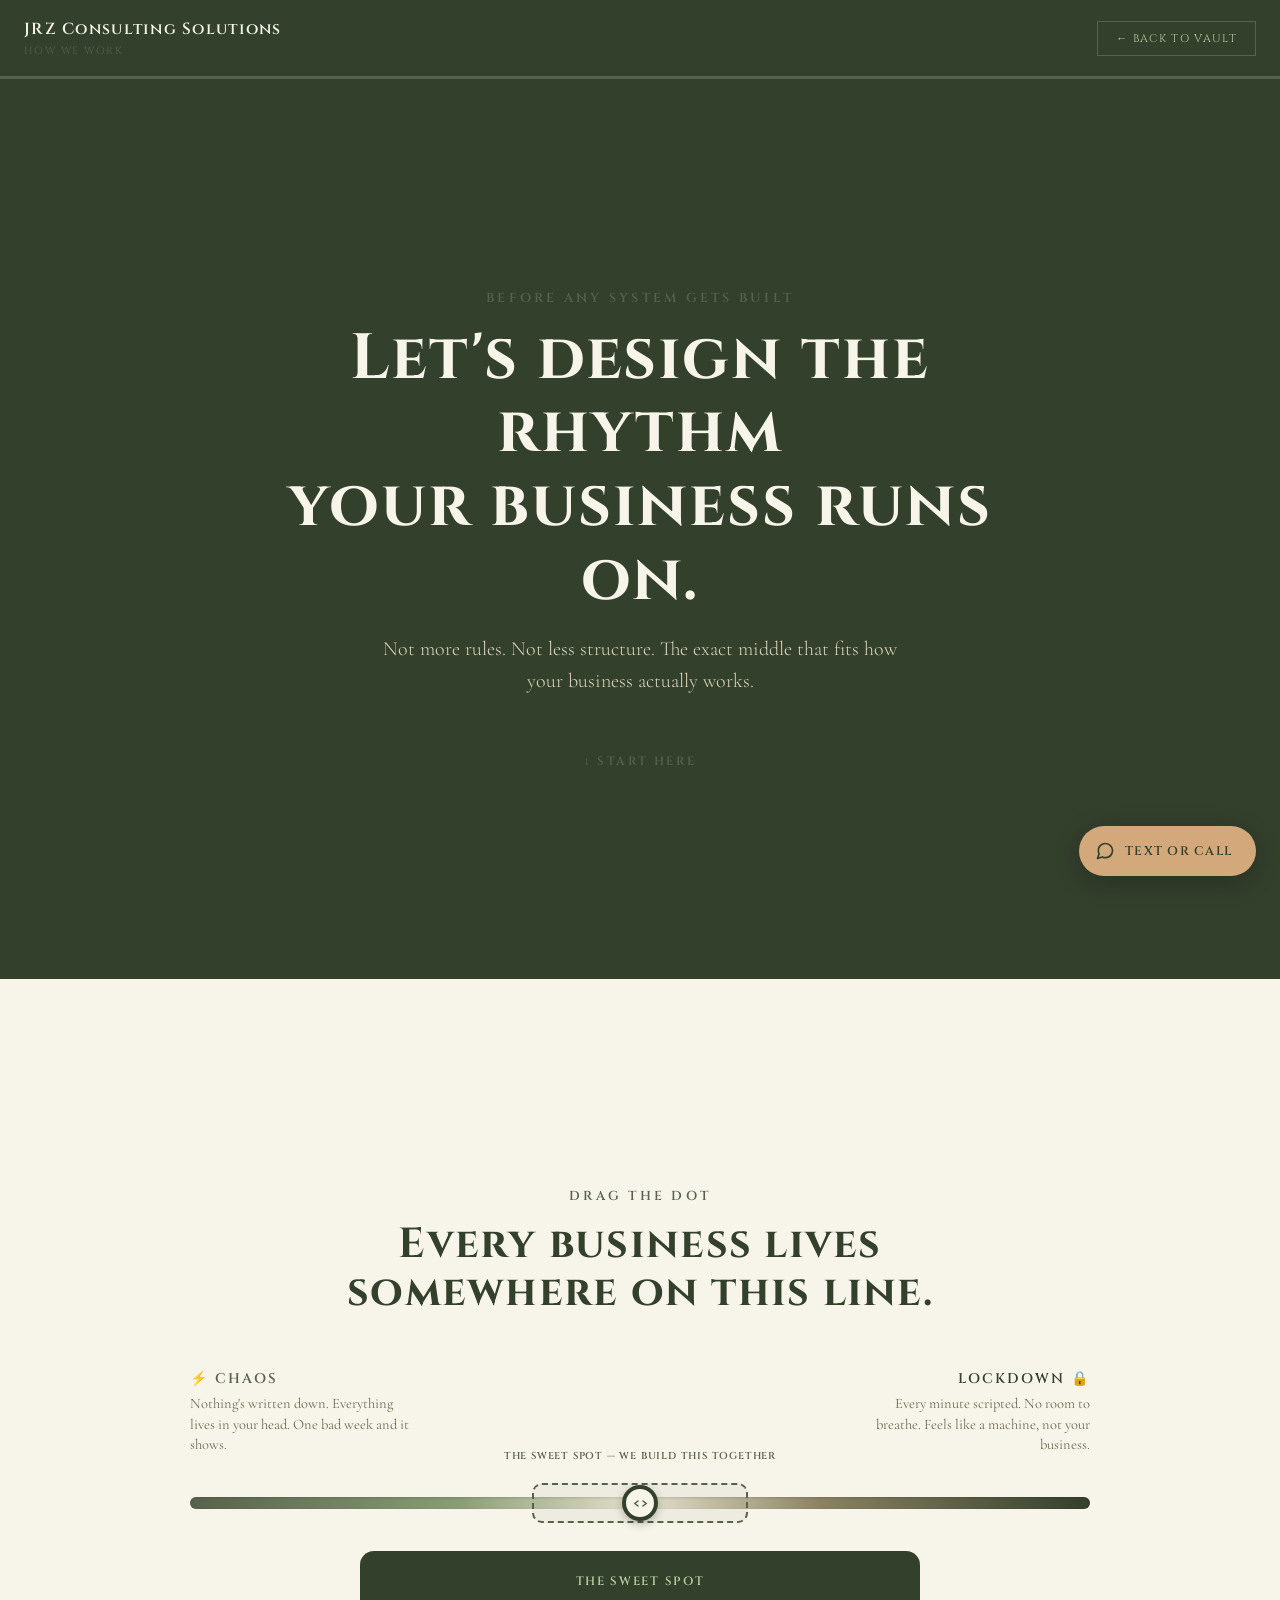
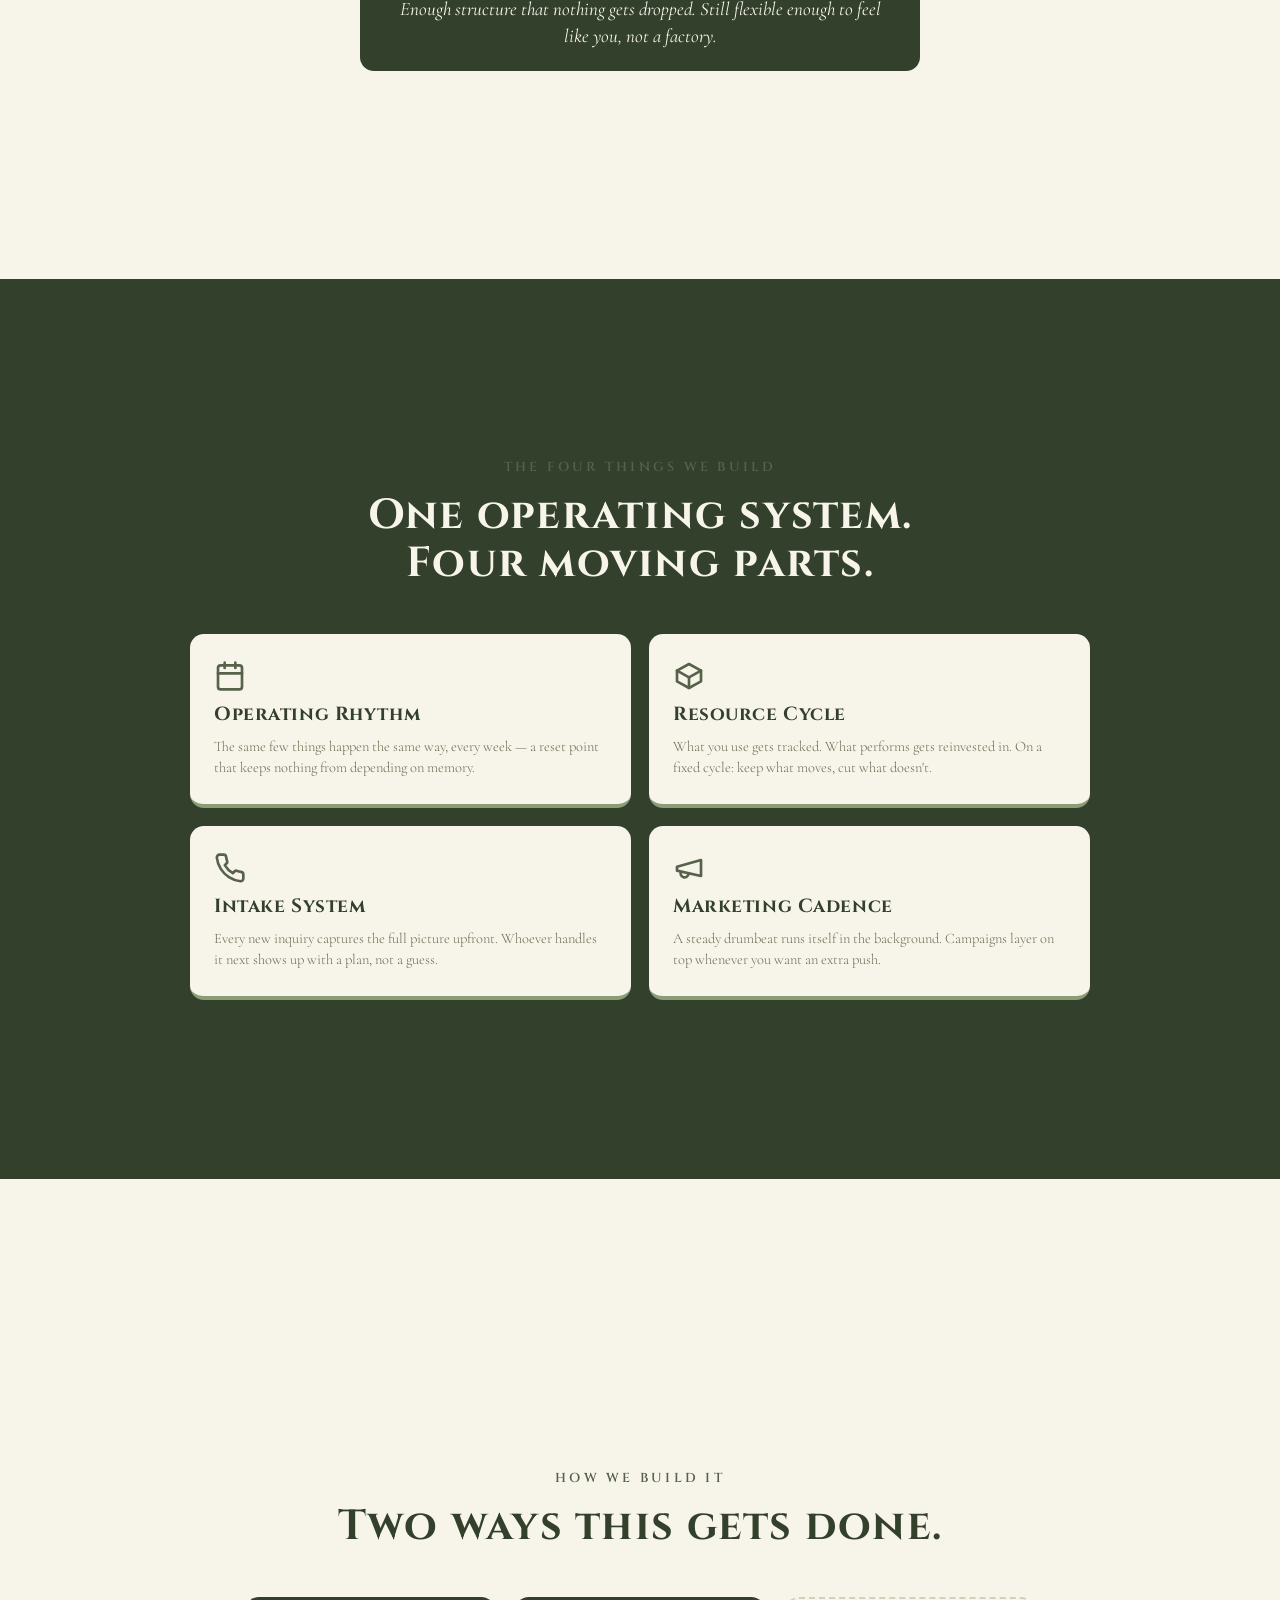
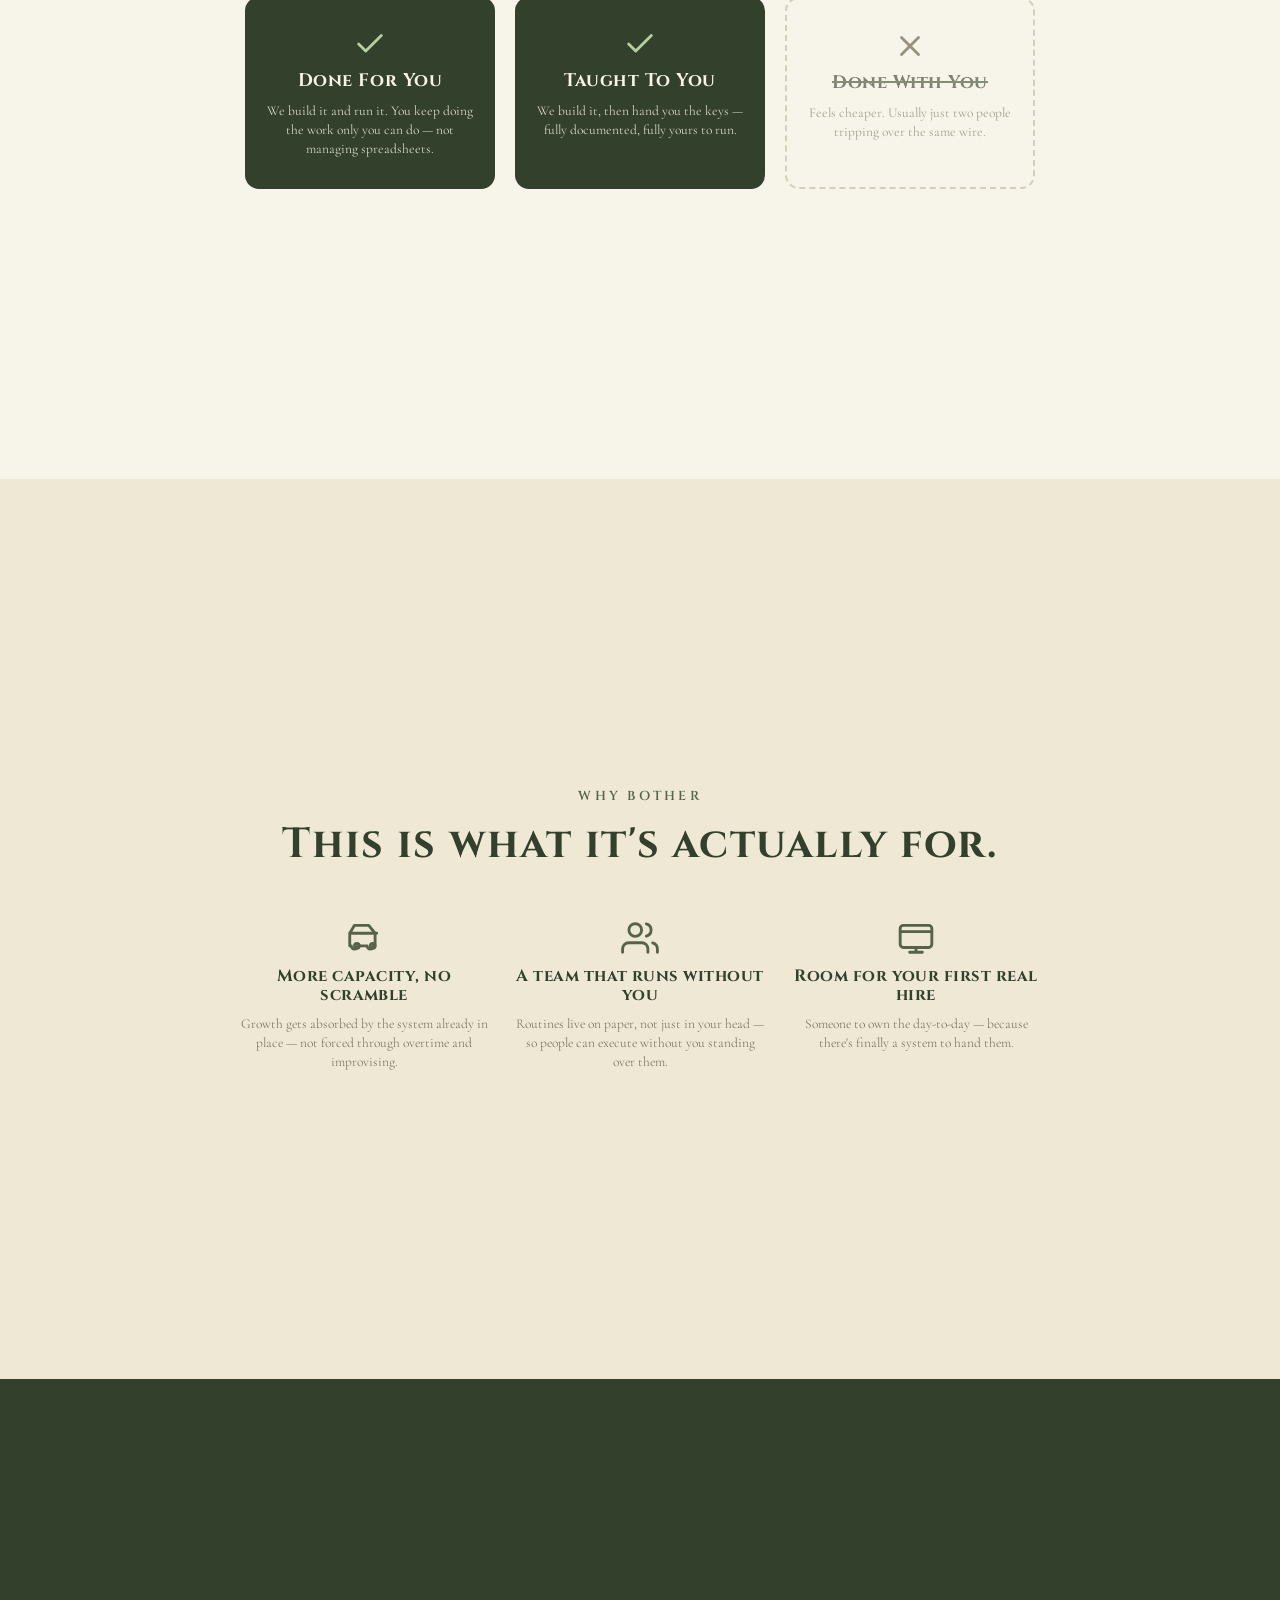
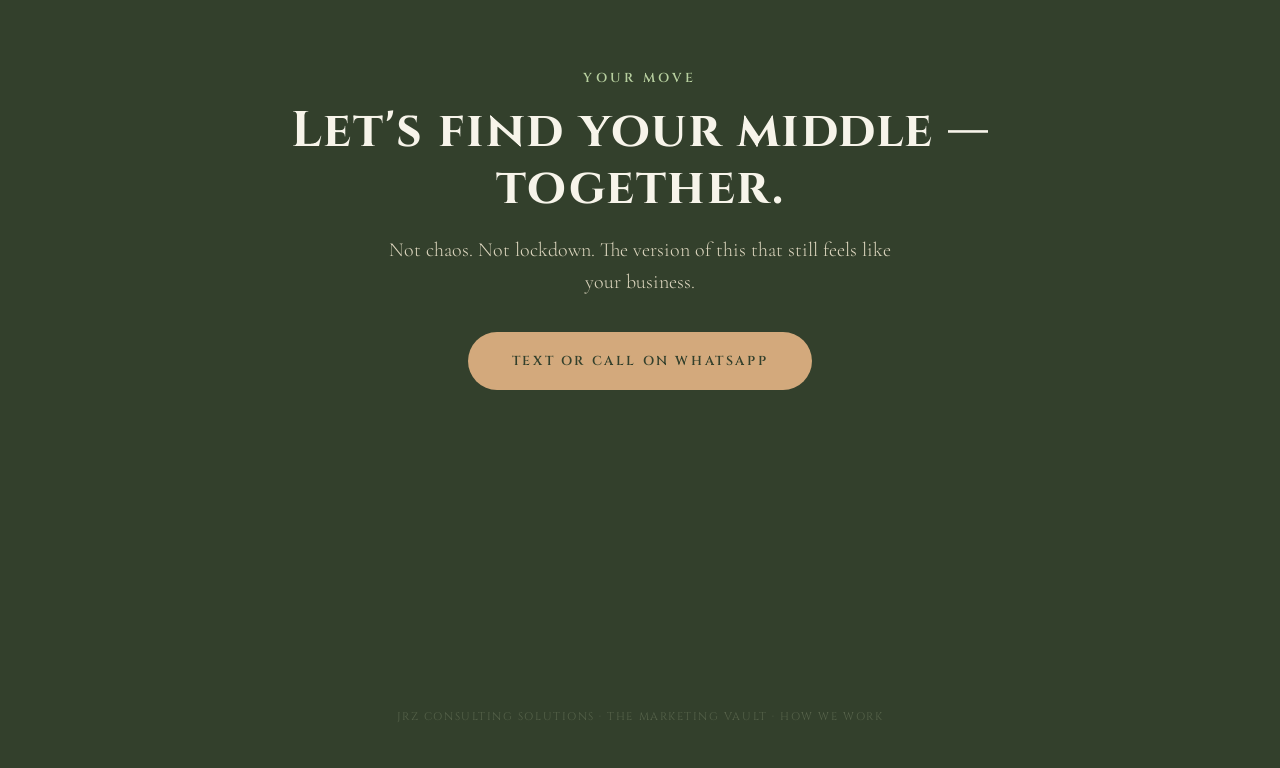
<file: how-we-work.html>
<!DOCTYPE html>
<html lang="en">
<head>
<meta charset="UTF-8">
<meta name="viewport" content="width=device-width, initial-scale=1.0">
<title>How We Work — JRZ Consulting Solutions</title>
<link href="https://fonts.googleapis.com/css2?family=Cinzel:wght@400;600;700;900&family=Cormorant+Garamond:ital,wght@0,300;0,400;0,500;0,600;1,300;1,400;1,500&display=swap" rel="stylesheet">
<style>
  *,*::before,*::after{box-sizing:border-box; margin:0; padding:0;}
  html{scroll-behavior:smooth;}
  :root{
    --ink:#33402c;
    --gold:#8a9d76;
    --gold-light:#b7cf9f;
    --gold-dim:#56624a;
    --gold-rule: rgba(138,157,118,0.35);
    --clay:#ba8659;
    --clay-light:#d3a97c;
    --clay-lighter:#deba91;
    --cream:#f7f4ea;
    --cream-dim:#ddd6bf;
    --paper:#f7f4ea;
    --paper-dim:#eee8d5;
    --ink-soft:#4c5142;
    --muted:#6e6a52;
  }
  body{
    background:var(--paper);
    color:var(--ink);
    font-family:'Cormorant Garamond', serif;
    overflow-x:hidden;
  }
  section{
    min-height:100vh;
    display:flex;
    flex-direction:column;
    align-items:center;
    justify-content:center;
    padding:60px 24px;
    position:relative;
  }
  .eyebrow{
    font-family:'Cinzel',serif;
    font-weight:600;
    font-size:13px;
    letter-spacing:0.25em;
    color:var(--gold-dim);
    text-transform:uppercase;
    margin-bottom:16px;
  }
  h1,h2,h3{
    font-family:'Cinzel',serif;
    letter-spacing:0.03em;
    line-height:1.15;
    color:var(--ink);
    font-weight:700;
  }
  .sub{
    font-size:20px;
    font-weight:300;
    color:var(--ink-soft);
    max-width:520px;
    text-align:center;
    margin-top:16px;
    line-height:1.6;
  }

  /* HERO */
  #hero{background:var(--ink); color:var(--cream);}
  #hero .eyebrow{color:var(--gold-dim);}
  #hero h1{color:var(--cream); font-size:clamp(38px,7vw,64px); text-align:center; max-width:800px;}
  #hero h1 em{font-family:'Cormorant Garamond',serif; font-style:italic; font-weight:300; color:var(--gold-light);}
  #hero .sub{color:var(--cream-dim);}
  .scrolldown{
    margin-top:56px; font-family:'Cinzel',serif; font-size:12px; font-weight:600;
    letter-spacing:0.2em; color:var(--gold-dim); text-transform:uppercase;
    display:flex; flex-direction:column; align-items:center; gap:8px;
    animation:bob 1.8s ease-in-out infinite;
  }
  @keyframes bob{0%,100%{transform:translateY(0);}50%{transform:translateY(8px);}}

  /* SPECTRUM */
  #spectrum{background:var(--paper);}
  #spectrum h2{font-size:clamp(28px,5vw,42px); text-align:center; max-width:760px;}
  .spectrum-wrap{width:100%; max-width:900px; margin-top:52px;}
  .pole-labels{display:flex; justify-content:space-between; align-items:flex-end; margin-bottom:16px;}
  .pole{display:flex; flex-direction:column; gap:6px; max-width:220px;}
  .pole.left{align-items:flex-start; text-align:left;}
  .pole.right{align-items:flex-end; text-align:right;}
  .pole-title{
    font-family:'Cinzel',serif; font-weight:600; font-size:14px;
    letter-spacing:0.14em; text-transform:uppercase;
  }
  .pole.left .pole-title{color:var(--gold-dim);}
  .pole.right .pole-title{color:var(--ink);}
  .pole-desc{font-size:14.5px; color:var(--muted); line-height:1.4;}

  .track{
    position:relative; height:12px; border-radius:8px; margin-top:42px;
    background:linear-gradient(to right, var(--gold-dim) 0%, var(--gold) 30%, var(--paper-dim) 50%, #8a8262 70%, var(--ink) 100%);
    box-shadow: inset 0 1px 3px rgba(0,0,0,0.15);
  }
  .sweet-zone{
    position:absolute; top:-14px; bottom:-14px; left:38%; width:24%;
    border-radius:10px; border:2px dashed var(--gold-dim);
    background:rgba(138,157,118,0.08);
  }
  .sweet-zone::after{
    content:"THE SWEET SPOT — WE BUILD THIS TOGETHER";
    position:absolute; top:-36px; left:50%; transform:translateX(-50%);
    font-family:'Cinzel',serif; font-size:10px; font-weight:600;
    letter-spacing:0.08em; color:var(--gold-dim); white-space:nowrap; text-align:center;
  }
  .handle{
    position:absolute; top:50%; left:50%;
    width:36px; height:36px; border-radius:50%;
    background:var(--paper); border:4px solid var(--ink);
    transform:translate(-50%,-50%);
    cursor:grab; box-shadow:0 3px 10px rgba(0,0,0,0.25);
    display:flex; align-items:center; justify-content:center;
    transition:box-shadow .15s ease; touch-action:none;
  }
  .handle:active{cursor:grabbing; box-shadow:0 0 0 8px rgba(138,157,118,0.2);}
  .handle:focus-visible{outline:2px solid var(--gold); outline-offset:4px; box-shadow:0 0 0 8px rgba(138,157,118,0.2);}
  .handle svg{width:15px;height:15px; color:var(--gold-dim);}

  .readout{margin-top:42px; min-height:118px; display:flex; align-items:center; justify-content:center; text-align:center;}
  .readout-card{
    max-width:560px; padding:22px 30px; border-radius:14px;
    background:var(--ink); color:var(--cream);
    font-family:'Cormorant Garamond',serif; font-size:19px; font-style:italic;
    line-height:1.4; transition:opacity .2s ease;
  }
  .readout-card b{
    font-style:normal; font-family:'Cinzel',serif; font-weight:600; display:block;
    margin-bottom:6px; font-size:12px; letter-spacing:0.14em; text-transform:uppercase; color:var(--gold-light);
  }

  /* FOUR PILLARS */
  #pillars{background:var(--ink); color:var(--cream);}
  #pillars .eyebrow{color:var(--gold-dim);}
  #pillars h2{color:var(--cream); font-size:clamp(28px,5vw,42px); text-align:center; margin-bottom:46px;}
  .grid4{display:grid; grid-template-columns:repeat(2,1fr); gap:18px; width:100%; max-width:900px;}
  .card{
    background:var(--paper); color:var(--ink); border-radius:14px;
    padding:26px 24px; display:flex; flex-direction:column; gap:10px;
    border-bottom:4px solid var(--gold);
  }
  .card .icon{width:32px; height:32px; color:var(--gold-dim); margin-bottom:2px;}
  .card h3{font-size:19px; color:var(--ink);}
  .card p{font-size:14.5px; color:var(--muted); line-height:1.45; font-weight:300;}

  /* TWO PATHS */
  #paths{background:var(--paper);}
  #paths h2{font-size:clamp(28px,5vw,42px); text-align:center;}
  .paths-row{display:flex; gap:20px; margin-top:46px; flex-wrap:wrap; justify-content:center;}
  .path-card{
    width:250px; padding:30px 22px; border-radius:14px; text-align:center;
    display:flex; flex-direction:column; align-items:center; gap:10px;
  }
  .path-card.good{background:var(--ink); color:var(--cream);}
  .path-card.bad{background:transparent; border:2px dashed #c9bfa4; color:var(--muted); opacity:0.7;}
  .path-card .icon{width:34px;height:34px;}
  .path-card.good .icon{color:var(--gold-light);}
  .path-card.bad .icon{color:var(--muted);}
  .path-card h3{font-size:18px;}
  .path-card.good h3{color:var(--cream);}
  .path-card.bad h3{color:var(--ink-soft);}
  .path-card p{font-size:13.5px; line-height:1.4; opacity:0.85;}
  .strike{text-decoration:line-through; text-decoration-color:var(--gold-dim); text-decoration-thickness:2px;}

  /* WHERE THIS LEADS */
  #leads{background:var(--paper-dim);}
  #leads h2{font-size:clamp(28px,5vw,42px); text-align:center; margin-bottom:6px;}
  .leads-row{display:flex; gap:26px; margin-top:44px; flex-wrap:wrap; justify-content:center; max-width:920px;}
  .lead-item{width:250px; display:flex; flex-direction:column; align-items:center; text-align:center; gap:10px;}
  .lead-item .icon{width:38px;height:38px; color:var(--gold-dim);}
  .lead-item h3{font-size:16.5px; color:var(--ink);}
  .lead-item p{font-size:13.5px; color:var(--muted); line-height:1.4; font-weight:300;}

  /* CTA */
  #cta{background:var(--ink); color:var(--cream); text-align:center;}
  #cta .eyebrow{color:var(--gold-light);}
  #cta h2{color:var(--cream); font-size:clamp(32px,6vw,50px); max-width:760px;}
  #cta .sub{color:var(--cream-dim);}
  .cta-btn{
    display:inline-block; margin-top:34px;
    font-family:'Cinzel',serif; font-size:13px; font-weight:600;
    letter-spacing:0.2em; text-transform:uppercase; color:var(--ink);
    background:var(--clay-light); border-radius:999px; padding:20px 44px; text-decoration:none;
    transition:background 0.2s, transform 0.2s;
  }
  .cta-btn:hover{background:var(--clay-lighter); transform:translateY(-1px);}

  @media(max-width:640px){
    .grid4{grid-template-columns:1fr;}
    .pole-desc{display:none;}
    .sweet-zone::after{font-size:9px;}
  }

  /* TOP BAR */
  .vault-bar{
    background:var(--ink); border-bottom:3px solid var(--gold-dim);
    padding:18px 24px; display:flex; align-items:center; justify-content:space-between;
    flex-wrap:wrap; gap:10px;
  }
  .vault-bar .wordmark{font-family:'Cinzel',serif; font-weight:600; font-size:16px; letter-spacing:0.08em; color:var(--cream);}
  .vault-bar .tag{font-family:'Cinzel',serif; font-size:10.5px; color:var(--gold-dim); letter-spacing:0.14em; text-transform:uppercase; margin-top:4px;}
  .vault-bar a.back{
    font-family:'Cinzel',serif; font-size:11px; letter-spacing:0.12em; text-transform:uppercase;
    color:var(--gold-light); text-decoration:none; border:1px solid var(--gold-dim);
    padding:9px 18px; white-space:nowrap; transition:opacity .15s ease;
  }
  .vault-bar a.back:hover{opacity:0.75;}

  .vault-footer{
    background:var(--ink); padding:30px 24px 44px; text-align:center;
    font-family:'Cinzel',serif; font-size:11px; letter-spacing:0.14em; text-transform:uppercase;
    color:var(--gold-dim);
  }

  /* FLOATING CTA */
  .floating-cta{
    position:fixed; right:24px; bottom:24px; z-index:60;
    display:flex; align-items:center; gap:10px;
    background:var(--clay-light); color:var(--ink);
    border-radius:999px; padding:15px 24px 15px 16px; text-decoration:none;
    box-shadow:0 6px 24px rgba(14,12,10,0.28);
    font-family:'Cinzel',serif; font-size:12.5px; font-weight:600;
    letter-spacing:0.1em; text-transform:uppercase;
    transition:background 0.2s, transform 0.2s, box-shadow 0.2s;
    animation:floatPulse 3.5s ease-in-out infinite;
  }
  .floating-cta svg{width:20px; height:20px; stroke:currentColor; fill:none; stroke-width:2; stroke-linecap:round; stroke-linejoin:round; flex-shrink:0;}
  .floating-cta:hover{background:var(--clay-lighter); transform:translateY(-2px);}
  @keyframes floatPulse{
    0%,100%{box-shadow:0 6px 24px rgba(14,12,10,0.28);}
    50%{box-shadow:0 6px 24px rgba(186,134,89,0.45);}
  }
  @media(max-width:560px){
    .floating-cta{right:16px; bottom:16px; padding:13px 18px 13px 13px; font-size:11px; gap:8px;}
    .floating-cta svg{width:18px; height:18px;}
  }
  @media(prefers-reduced-motion: reduce){
    .floating-cta{animation:none;}
  }
</style>
</head>
<body>

<div class="vault-bar">
  <div>
    <div class="wordmark">JRZ Consulting Solutions</div>
    <div class="tag">How We Work</div>
  </div>
  <a class="back" href="vault.html">← Back to Vault</a>
</div>

<a href="https://wa.me/16822037801" target="_blank" rel="noopener noreferrer" class="floating-cta" aria-label="Text or call JRZ Consulting on WhatsApp">
  <svg viewBox="0 0 24 24"><path d="M21 11.5a8.38 8.38 0 01-.9 3.8 8.5 8.5 0 01-7.6 4.7 8.38 8.38 0 01-3.8-.9L3 21l1.9-5.7a8.38 8.38 0 01-.9-3.8 8.5 8.5 0 014.7-7.6 8.38 8.38 0 013.8-.9h.5a8.48 8.48 0 018 8v.5z"/></svg>
  <span>Text or Call</span>
</a>

<section id="hero">
  <div class="eyebrow">Before Any System Gets Built</div>
  <h1>Let's design the rhythm<br>your business runs on.</h1>
  <p class="sub">Not more rules. Not less structure. The exact middle that fits how your business actually works.</p>
  <div class="scrolldown">↓ start here</div>
</section>

<section id="spectrum">
  <div class="eyebrow">Drag the dot</div>
  <h2>Every business lives somewhere on this line.</h2>
  <div class="spectrum-wrap">
    <div class="pole-labels">
      <div class="pole left">
        <span class="pole-title">⚡ Chaos</span>
        <span class="pole-desc">Nothing's written down. Everything lives in your head. One bad week and it shows.</span>
      </div>
      <div class="pole right">
        <span class="pole-title">Lockdown 🔒</span>
        <span class="pole-desc">Every minute scripted. No room to breathe. Feels like a machine, not your business.</span>
      </div>
    </div>
    <div class="track" id="track">
      <div class="sweet-zone"></div>
      <div class="handle" id="handle" role="slider" tabindex="0" aria-label="Business structure spectrum, from full chaos to full lockdown" aria-valuemin="0" aria-valuemax="100" aria-valuenow="50" aria-valuetext="The sweet spot" aria-describedby="readout">
        <svg viewBox="0 0 24 24" fill="none" stroke="currentColor" stroke-width="2.5" stroke-linecap="round"><path d="M8 8l-5 4 5 4M16 8l5 4-5 4"/></svg>
      </div>
    </div>
    <div class="readout">
      <div class="readout-card" id="readout">
        <b>Drag me</b>
        Slide toward either side to feel what it costs — then let's talk about where your business should actually sit.
      </div>
    </div>
  </div>
</section>

<section id="pillars">
  <div class="eyebrow">The four things we build</div>
  <h2>One operating system.<br>Four moving parts.</h2>
  <div class="grid4">
    <div class="card">
      <svg class="icon" viewBox="0 0 24 24" fill="none" stroke="currentColor" stroke-width="2" stroke-linecap="round" stroke-linejoin="round"><rect x="3" y="4" width="18" height="18" rx="2"/><path d="M16 2v4M8 2v4M3 10h18"/></svg>
      <h3>Operating Rhythm</h3>
      <p>The same few things happen the same way, every week — a reset point that keeps nothing from depending on memory.</p>
    </div>
    <div class="card">
      <svg class="icon" viewBox="0 0 24 24" fill="none" stroke="currentColor" stroke-width="2" stroke-linecap="round" stroke-linejoin="round"><path d="M21 8l-9-5-9 5 9 5 9-5z"/><path d="M3 8v8l9 5 9-5V8"/><path d="M12 13v8"/></svg>
      <h3>Resource Cycle</h3>
      <p>What you use gets tracked. What performs gets reinvested in. On a fixed cycle: keep what moves, cut what doesn't.</p>
    </div>
    <div class="card">
      <svg class="icon" viewBox="0 0 24 24" fill="none" stroke="currentColor" stroke-width="2" stroke-linecap="round" stroke-linejoin="round"><path d="M22 16.92v3a2 2 0 01-2.18 2 19.79 19.79 0 01-8.63-3.07 19.5 19.5 0 01-6-6 19.79 19.79 0 01-3.07-8.67A2 2 0 014.11 2h3a2 2 0 012 1.72c.127.96.361 1.903.7 2.81a2 2 0 01-.45 2.11L8.09 9.91a16 16 0 006 6l1.27-1.27a2 2 0 012.11-.45c.907.339 1.85.573 2.81.7A2 2 0 0122 16.92z"/></svg>
      <h3>Intake System</h3>
      <p>Every new inquiry captures the full picture upfront. Whoever handles it next shows up with a plan, not a guess.</p>
    </div>
    <div class="card">
      <svg class="icon" viewBox="0 0 24 24" fill="none" stroke="currentColor" stroke-width="2" stroke-linecap="round" stroke-linejoin="round"><path d="M3 11l18-5v12L3 14v-3z"/><path d="M11.6 16.8a3 3 0 11-5.8-1.6"/></svg>
      <h3>Marketing Cadence</h3>
      <p>A steady drumbeat runs itself in the background. Campaigns layer on top whenever you want an extra push.</p>
    </div>
  </div>
</section>

<section id="paths">
  <div class="eyebrow">How we build it</div>
  <h2>Two ways this gets done.</h2>
  <div class="paths-row">
    <div class="path-card good">
      <svg class="icon" viewBox="0 0 24 24" fill="none" stroke="currentColor" stroke-width="2" stroke-linecap="round" stroke-linejoin="round"><path d="M20 6L9 17l-5-5"/></svg>
      <h3>Done For You</h3>
      <p>We build it and run it. You keep doing the work only you can do — not managing spreadsheets.</p>
    </div>
    <div class="path-card good">
      <svg class="icon" viewBox="0 0 24 24" fill="none" stroke="currentColor" stroke-width="2" stroke-linecap="round" stroke-linejoin="round"><path d="M20 6L9 17l-5-5"/></svg>
      <h3>Taught To You</h3>
      <p>We build it, then hand you the keys — fully documented, fully yours to run.</p>
    </div>
    <div class="path-card bad">
      <svg class="icon" viewBox="0 0 24 24" fill="none" stroke="currentColor" stroke-width="2" stroke-linecap="round" stroke-linejoin="round"><path d="M18 6L6 18M6 6l12 12"/></svg>
      <h3 class="strike">Done With You</h3>
      <p>Feels cheaper. Usually just two people tripping over the same wire.</p>
    </div>
  </div>
</section>

<section id="leads">
  <div class="eyebrow">Why bother</div>
  <h2>This is what it's actually for.</h2>
  <div class="leads-row">
    <div class="lead-item">
      <svg class="icon" viewBox="0 0 24 24" fill="none" stroke="currentColor" stroke-width="1.8" stroke-linecap="round" stroke-linejoin="round"><path d="M3 17h1a2 2 0 004 0h6a2 2 0 004 0h1M3 17V9l3-5h9l4 5v8M3 9h17"/><circle cx="7.5" cy="17" r="1.5"/><circle cx="17.5" cy="17" r="1.5"/></svg>
      <h3>More capacity, no scramble</h3>
      <p>Growth gets absorbed by the system already in place — not forced through overtime and improvising.</p>
    </div>
    <div class="lead-item">
      <svg class="icon" viewBox="0 0 24 24" fill="none" stroke="currentColor" stroke-width="1.8" stroke-linecap="round" stroke-linejoin="round"><path d="M17 21v-2a4 4 0 00-4-4H5a4 4 0 00-4 4v2"/><circle cx="9" cy="7" r="4"/><path d="M23 21v-2a4 4 0 00-3-3.87M16 3.13a4 4 0 010 7.75"/></svg>
      <h3>A team that runs without you</h3>
      <p>Routines live on paper, not just in your head — so people can execute without you standing over them.</p>
    </div>
    <div class="lead-item">
      <svg class="icon" viewBox="0 0 24 24" fill="none" stroke="currentColor" stroke-width="1.8" stroke-linecap="round" stroke-linejoin="round"><rect x="2" y="4" width="20" height="14" rx="2"/><path d="M2 8h20M8 21h8M12 18v3"/></svg>
      <h3>Room for your first real hire</h3>
      <p>Someone to own the day-to-day — because there's finally a system to hand them.</p>
    </div>
  </div>
</section>

<section id="cta">
  <div class="eyebrow">Your move</div>
  <h2>Let's find your middle — together.</h2>
  <p class="sub">Not chaos. Not lockdown. The version of this that still feels like your business.</p>
  <a href="https://wa.me/16822037801" target="_blank" rel="noopener noreferrer" class="cta-btn">Text or Call on WhatsApp</a>
</section>

<div class="vault-footer">JRZ Consulting Solutions · The Marketing Vault · How We Work</div>

<script>
  const track = document.getElementById('track');
  const handle = document.getElementById('handle');
  const readout = document.getElementById('readout');

  const messages = [
    {max:8,  title:"Full chaos", text:"Every day is a fire drill. Things get forgotten. Nothing's written down — it all rides on memory."},
    {max:20, title:"Mostly chaos", text:"Some things stick, most don't. Still one bad day away from a scramble."},
    {max:38, title:"Leaning loose", text:"Getting better, but still reactive. Good weeks depend on who remembers what."},
    {max:62, title:"The sweet spot", text:"Enough structure that nothing gets dropped. Still flexible enough to feel like you, not a factory."},
    {max:80, title:"Leaning tight", text:"Solid systems, but starting to feel rigid. Less room to make a judgment call."},
    {max:92, title:"Mostly lockdown", text:"Everything scripted to the minute. Efficient, but it stops feeling personal."},
    {max:101,title:"Full lockdown", text:"Every second controlled. No breathing room — for you or for anyone on your team."}
  ];

  function updateReadout(pct){
    const m = messages.find(m => pct <= m.max);
    readout.innerHTML = `<b>${m.title}</b>${m.text}`;
    handle.setAttribute('aria-valuenow', Math.round(pct));
    handle.setAttribute('aria-valuetext', m.title);
  }

  function setPosition(pct){
    pct = Math.max(3, Math.min(97, pct));
    handle.style.left = pct + '%';
    updateReadout(pct);
  }

  let dragging = false;

  function pctFromEvent(e){
    const rect = track.getBoundingClientRect();
    const clientX = e.touches ? e.touches[0].clientX : e.clientX;
    return ((clientX - rect.left) / rect.width) * 100;
  }

  function currentPct(){
    return parseFloat(handle.style.left) || 50;
  }

  handle.addEventListener('mousedown', () => dragging = true);
  handle.addEventListener('touchstart', () => dragging = true, {passive:true});
  window.addEventListener('mouseup', () => dragging = false);
  window.addEventListener('touchend', () => dragging = false);
  window.addEventListener('mousemove', (e) => { if(dragging){ setPosition(pctFromEvent(e)); }});
  window.addEventListener('touchmove', (e) => { if(dragging){ setPosition(pctFromEvent(e)); }}, {passive:true});
  track.addEventListener('click', (e) => { if(e.target === handle) return; setPosition(pctFromEvent(e)); });

  handle.addEventListener('keydown', (e) => {
    const step = e.shiftKey ? 10 : 4;
    if (e.key === 'ArrowLeft' || e.key === 'ArrowDown') { setPosition(currentPct() - step); e.preventDefault(); }
    else if (e.key === 'ArrowRight' || e.key === 'ArrowUp') { setPosition(currentPct() + step); e.preventDefault(); }
    else if (e.key === 'Home') { setPosition(3); e.preventDefault(); }
    else if (e.key === 'End') { setPosition(97); e.preventDefault(); }
  });

  setPosition(50);
</script>

</body>
</html>
</file>
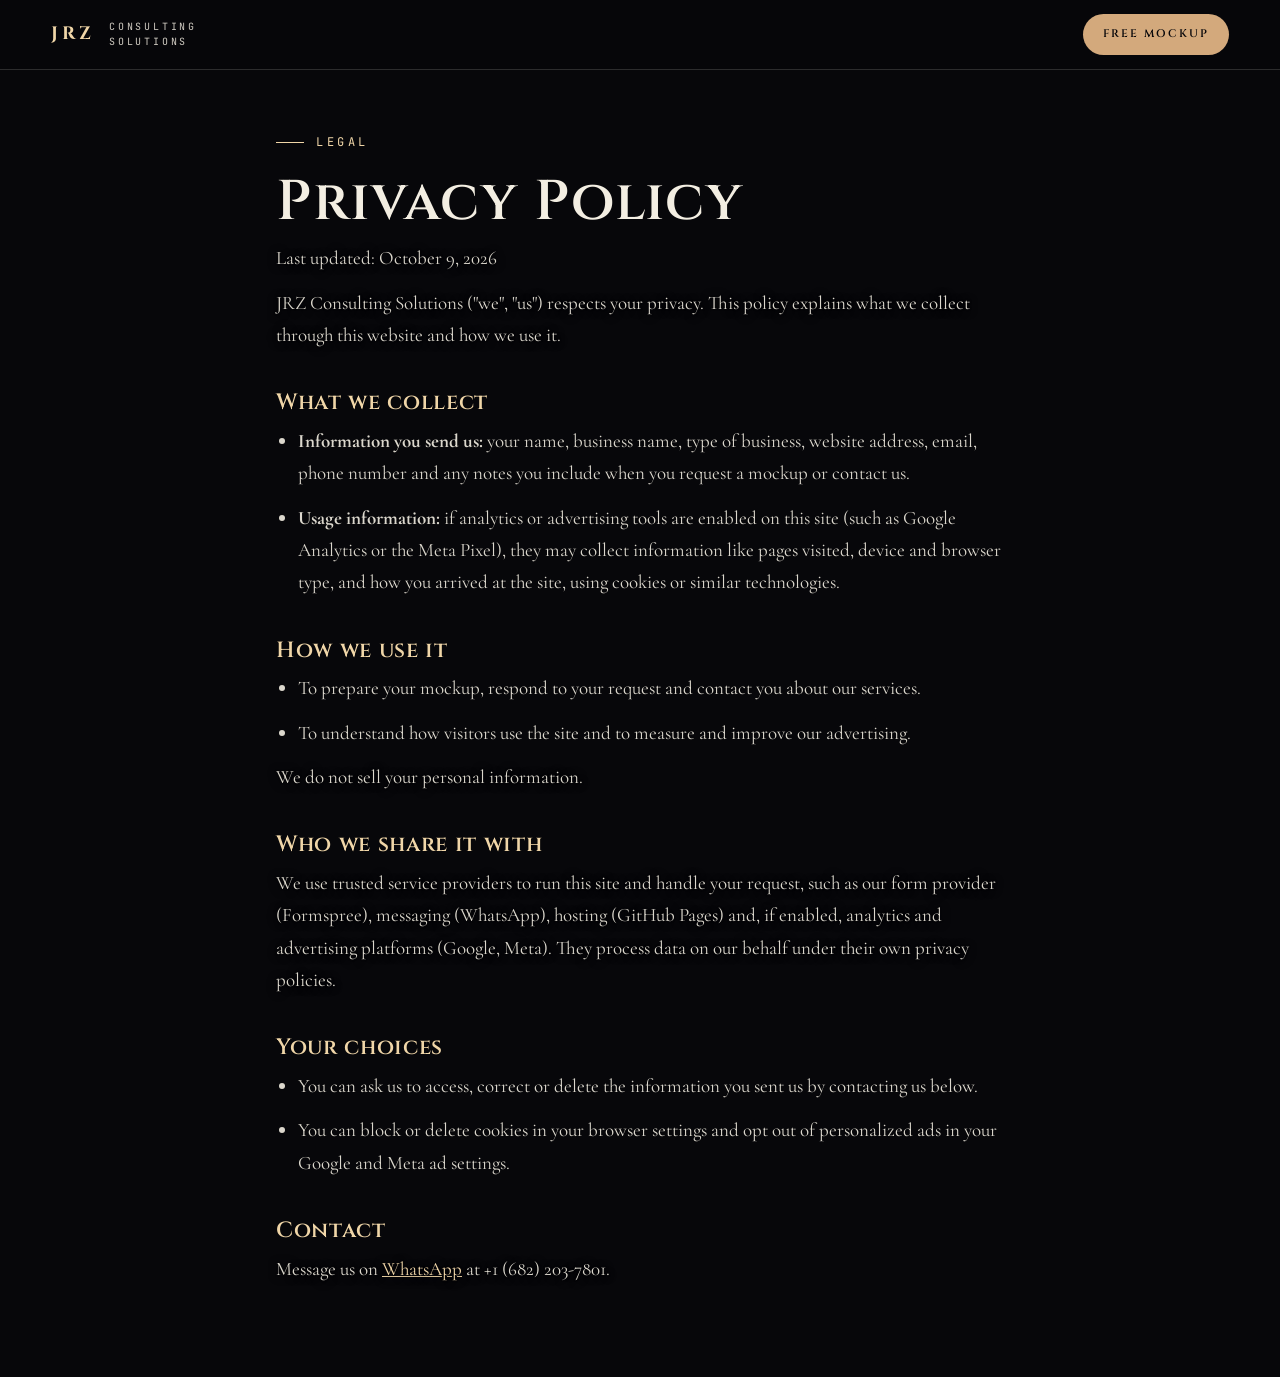
<file: privacy.html>
<!DOCTYPE html>
<html lang="en">
<head>
<meta charset="UTF-8"/>
<meta name="viewport" content="width=device-width, initial-scale=1.0"/>
<title>Privacy Policy — JRZ Consulting Solutions</title>
<meta name="robots" content="noindex"/>
<link rel="preconnect" href="https://fonts.googleapis.com"/>
<link rel="preconnect" href="https://fonts.gstatic.com" crossorigin/>
<link href="https://fonts.googleapis.com/css2?family=Cinzel:wght@600;700&family=Cormorant+Garamond:wght@400;500&family=JetBrains+Mono:wght@400&display=swap" rel="stylesheet"/>
<link rel="stylesheet" href="jrz.css"/>
<style>
  .doc { max-width: 760px; margin: 0 auto; padding: 120px 16px 80px; }
  .doc h1 { font-size: clamp(36px, 6vw, 56px); margin: 18px 0 10px; }
  .doc h2 { font-size: 22px; margin: 40px 0 10px; color: var(--gold-hi); }
  .doc p, .doc li { font-size: 19px; color: rgba(243,238,226,.9); margin-bottom: 12px; }
  .doc ul { padding-left: 22px; }
  .doc a { color: var(--gold-hi); }
</style>
</head>
<body>
<header class="nav scrolled">
  <a class="brand" href="index.html"><span class="brand-mono">JRZ</span><span class="brand-name">Consulting<br>Solutions</span></a>
  <a class="pill" href="index.html#mockup">Free Mockup</a>
</header>
<main class="doc">
  <span class="label">Legal</span>
  <h1>Privacy Policy</h1>
  <p>Last updated: October 9, 2026</p>
  <p>JRZ Consulting Solutions ("we", "us") respects your privacy. This policy explains what we collect through this website and how we use it.</p>

  <h2>What we collect</h2>
  <ul>
    <li><strong>Information you send us:</strong> your name, business name, type of business, website address, email, phone number and any notes you include when you request a mockup or contact us.</li>
    <li><strong>Usage information:</strong> if analytics or advertising tools are enabled on this site (such as Google Analytics or the Meta Pixel), they may collect information like pages visited, device and browser type, and how you arrived at the site, using cookies or similar technologies.</li>
  </ul>

  <h2>How we use it</h2>
  <ul>
    <li>To prepare your mockup, respond to your request and contact you about our services.</li>
    <li>To understand how visitors use the site and to measure and improve our advertising.</li>
  </ul>
  <p>We do not sell your personal information.</p>

  <h2>Who we share it with</h2>
  <p>We use trusted service providers to run this site and handle your request, such as our form provider (Formspree), messaging (WhatsApp), hosting (GitHub Pages) and, if enabled, analytics and advertising platforms (Google, Meta). They process data on our behalf under their own privacy policies.</p>

  <h2>Your choices</h2>
  <ul>
    <li>You can ask us to access, correct or delete the information you sent us by contacting us below.</li>
    <li>You can block or delete cookies in your browser settings and opt out of personalized ads in your Google and Meta ad settings.</li>
  </ul>

  <h2>Contact</h2>
  <p>Message us on <a href="https://wa.me/16822037801">WhatsApp</a> at +1 (682) 203-7801.</p>
</main>
</body>
</html>
</file>
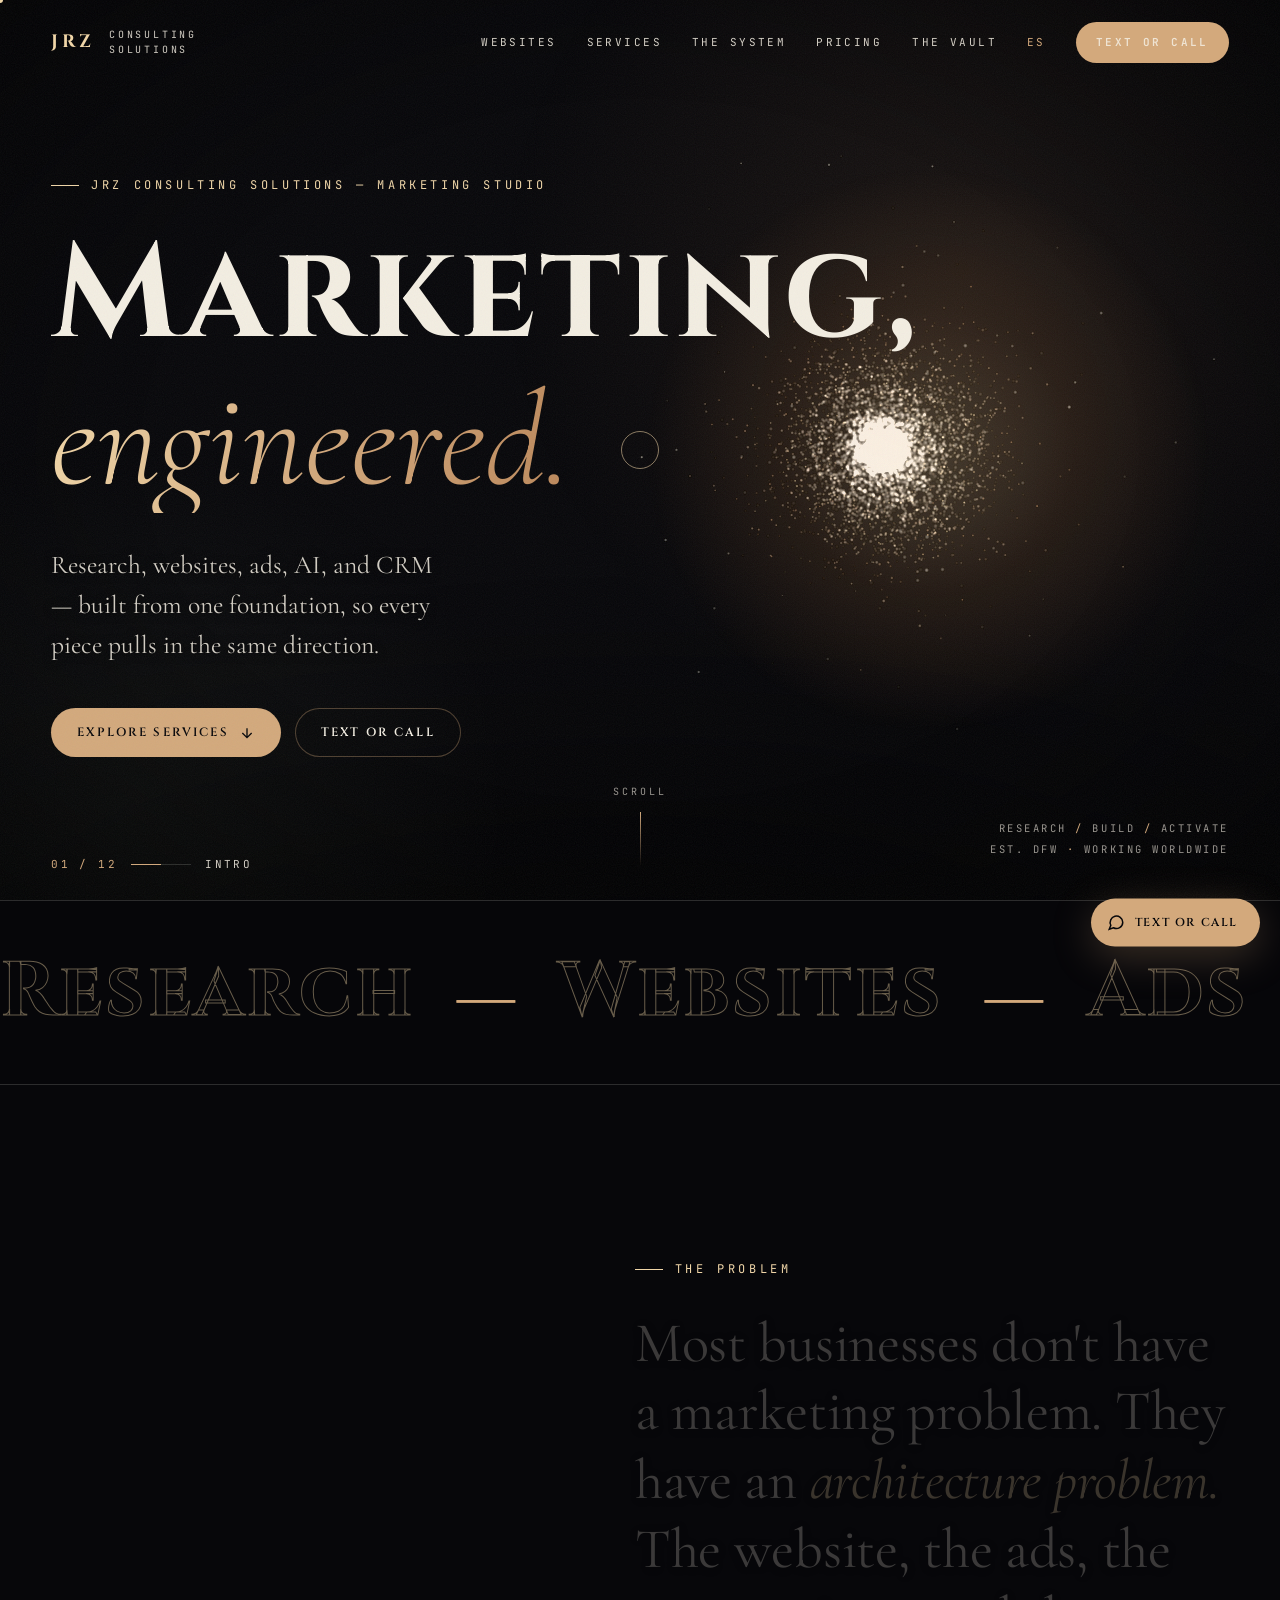
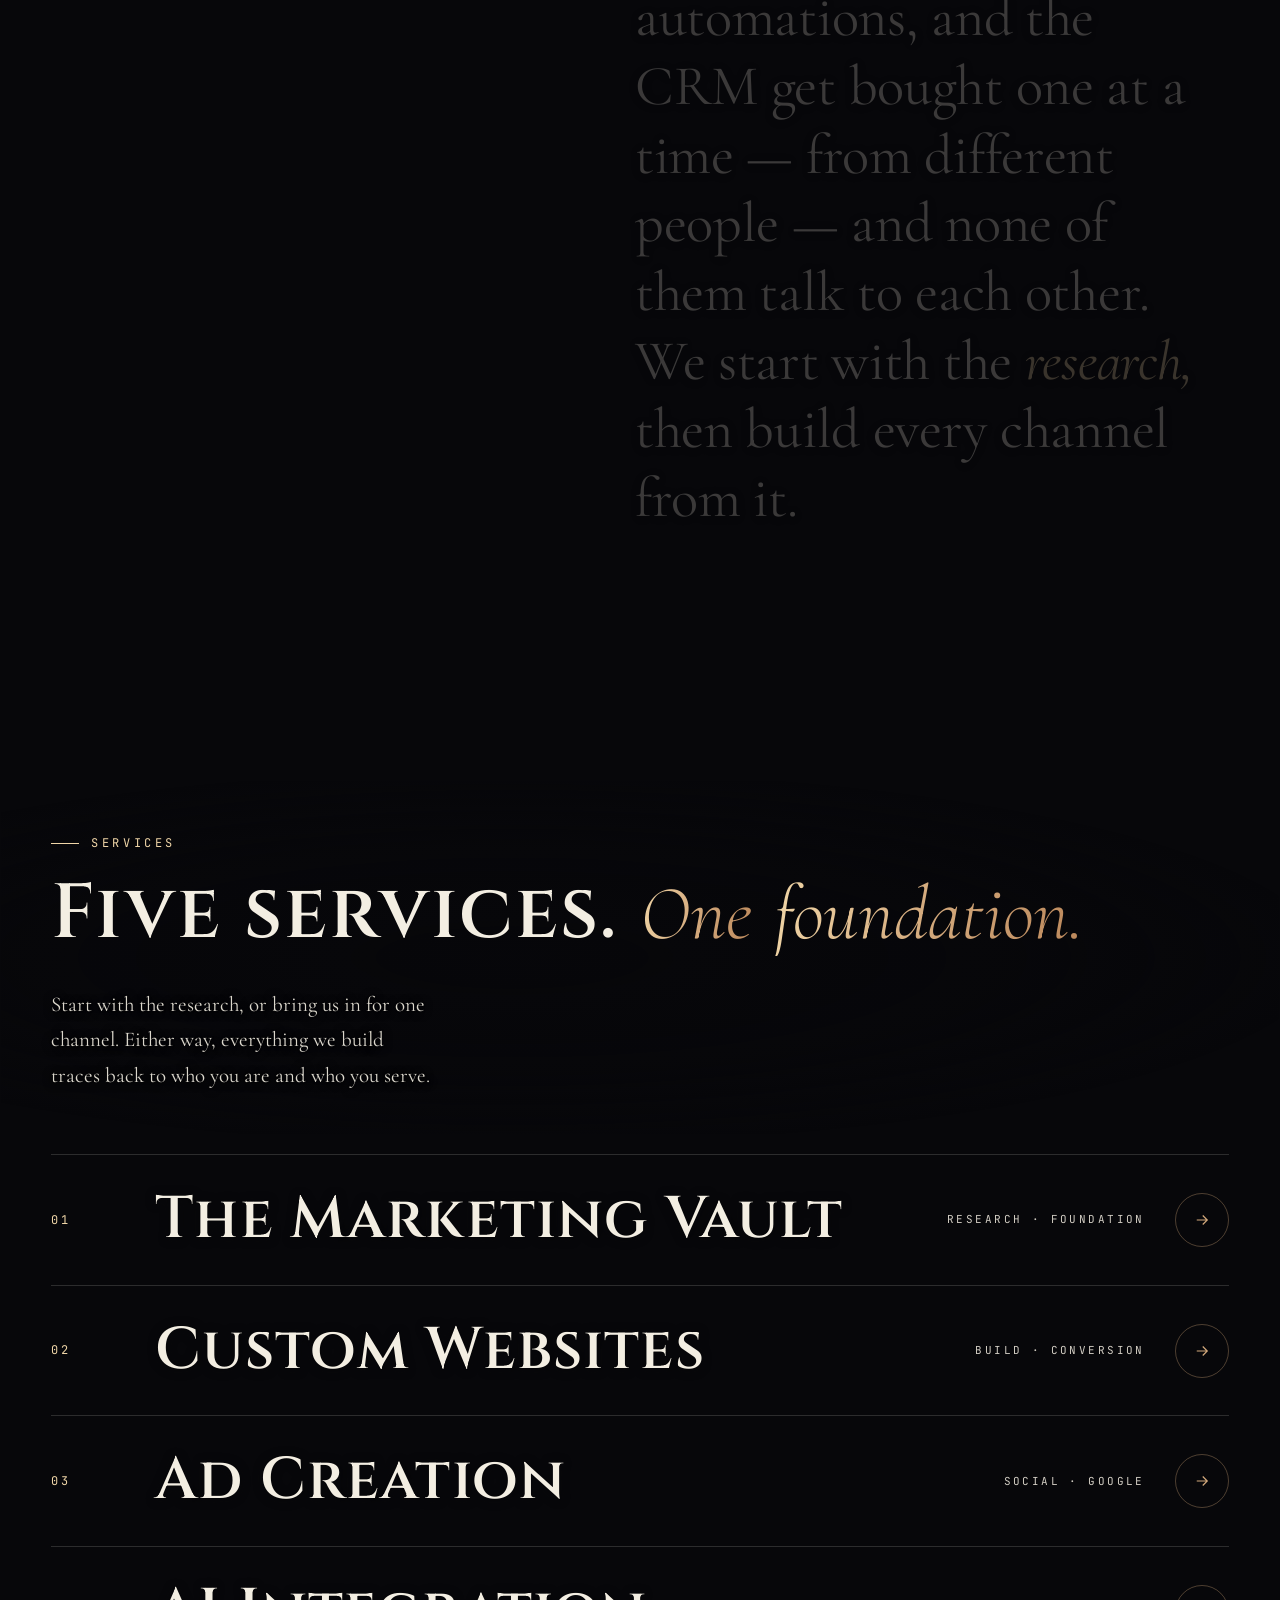
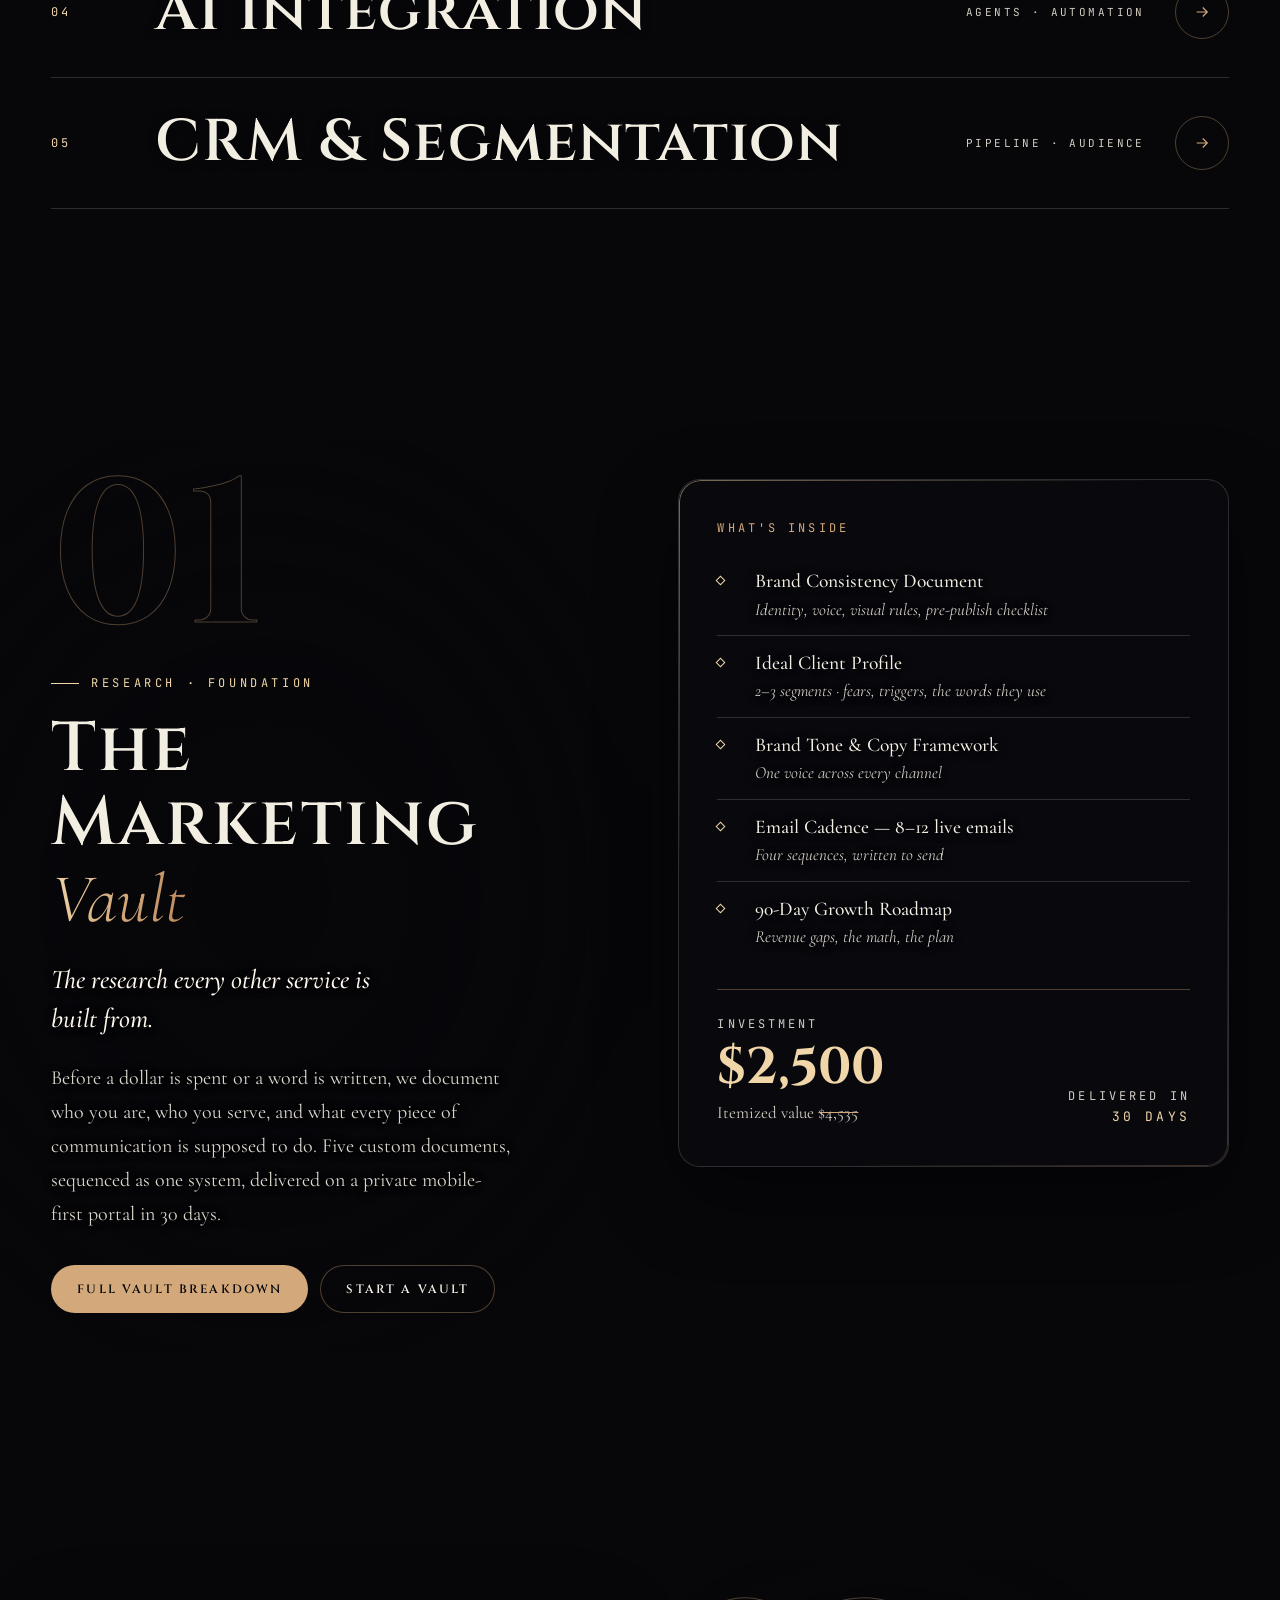
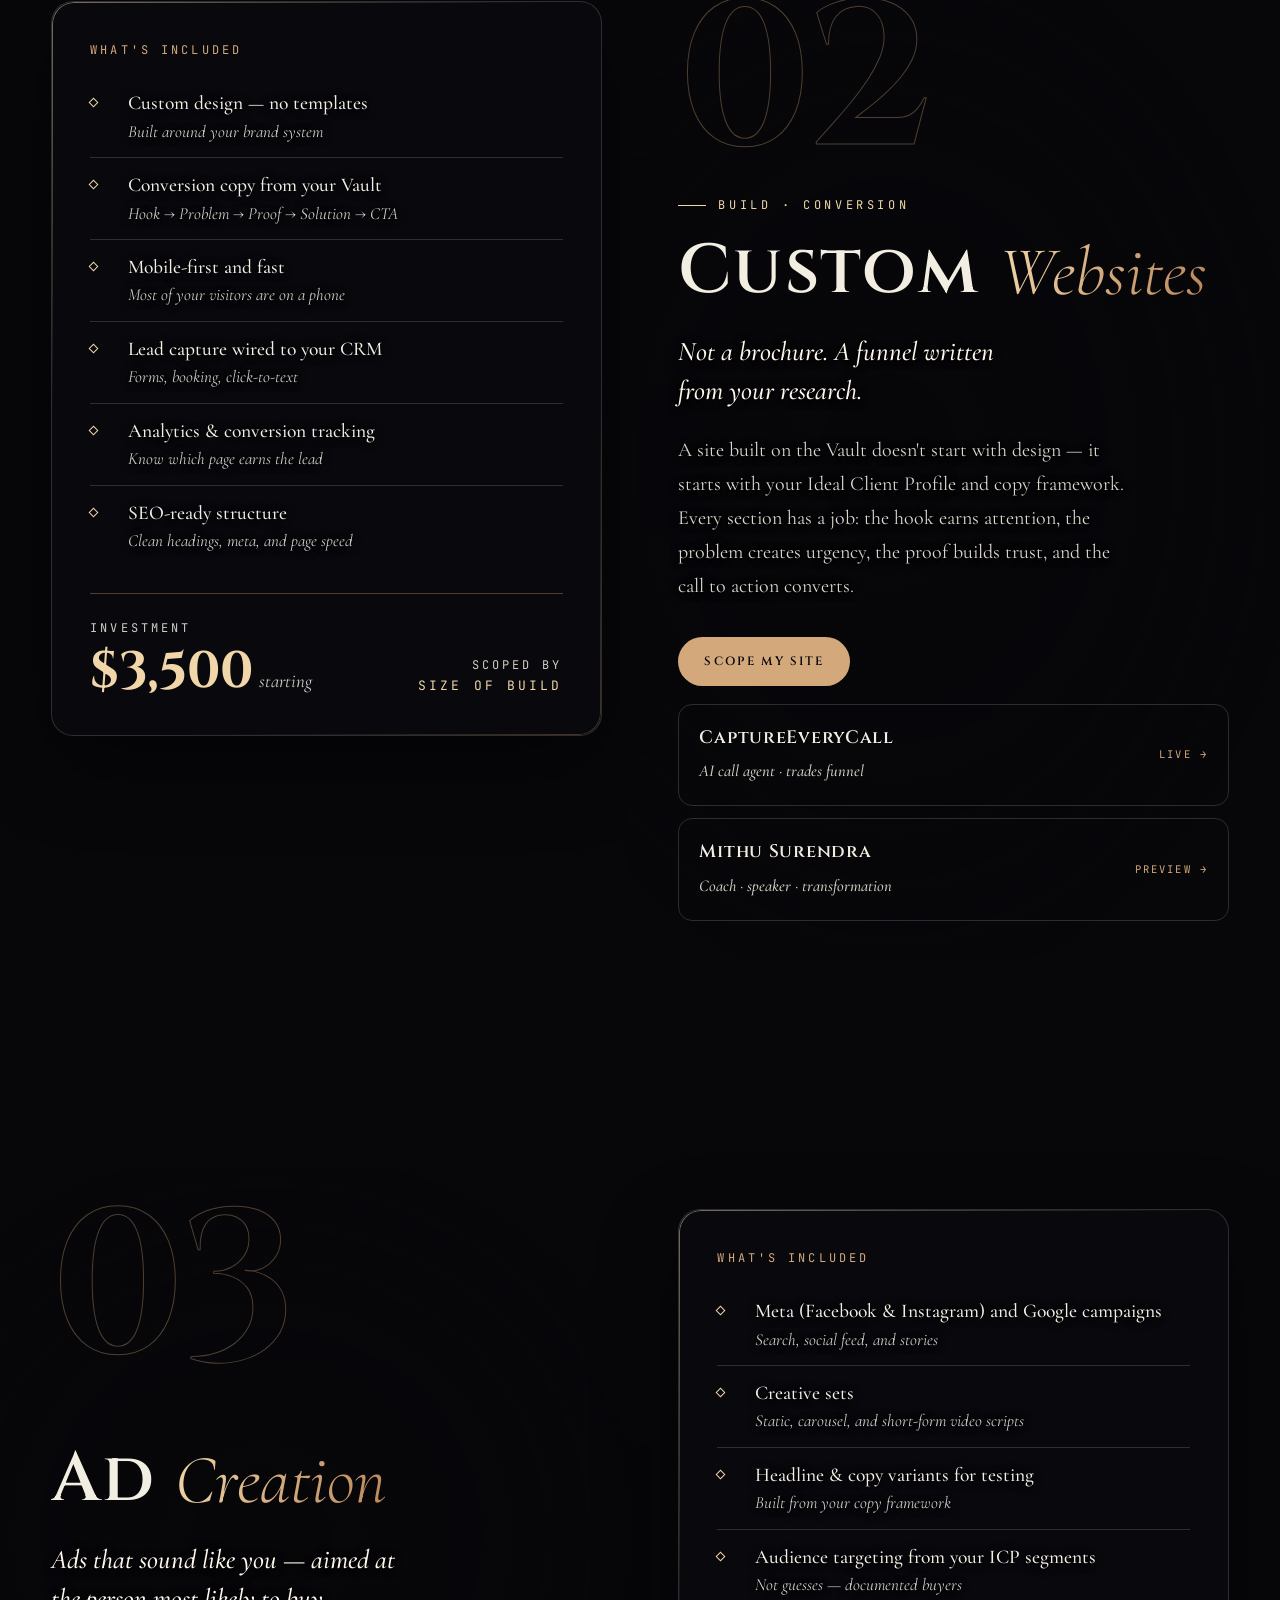
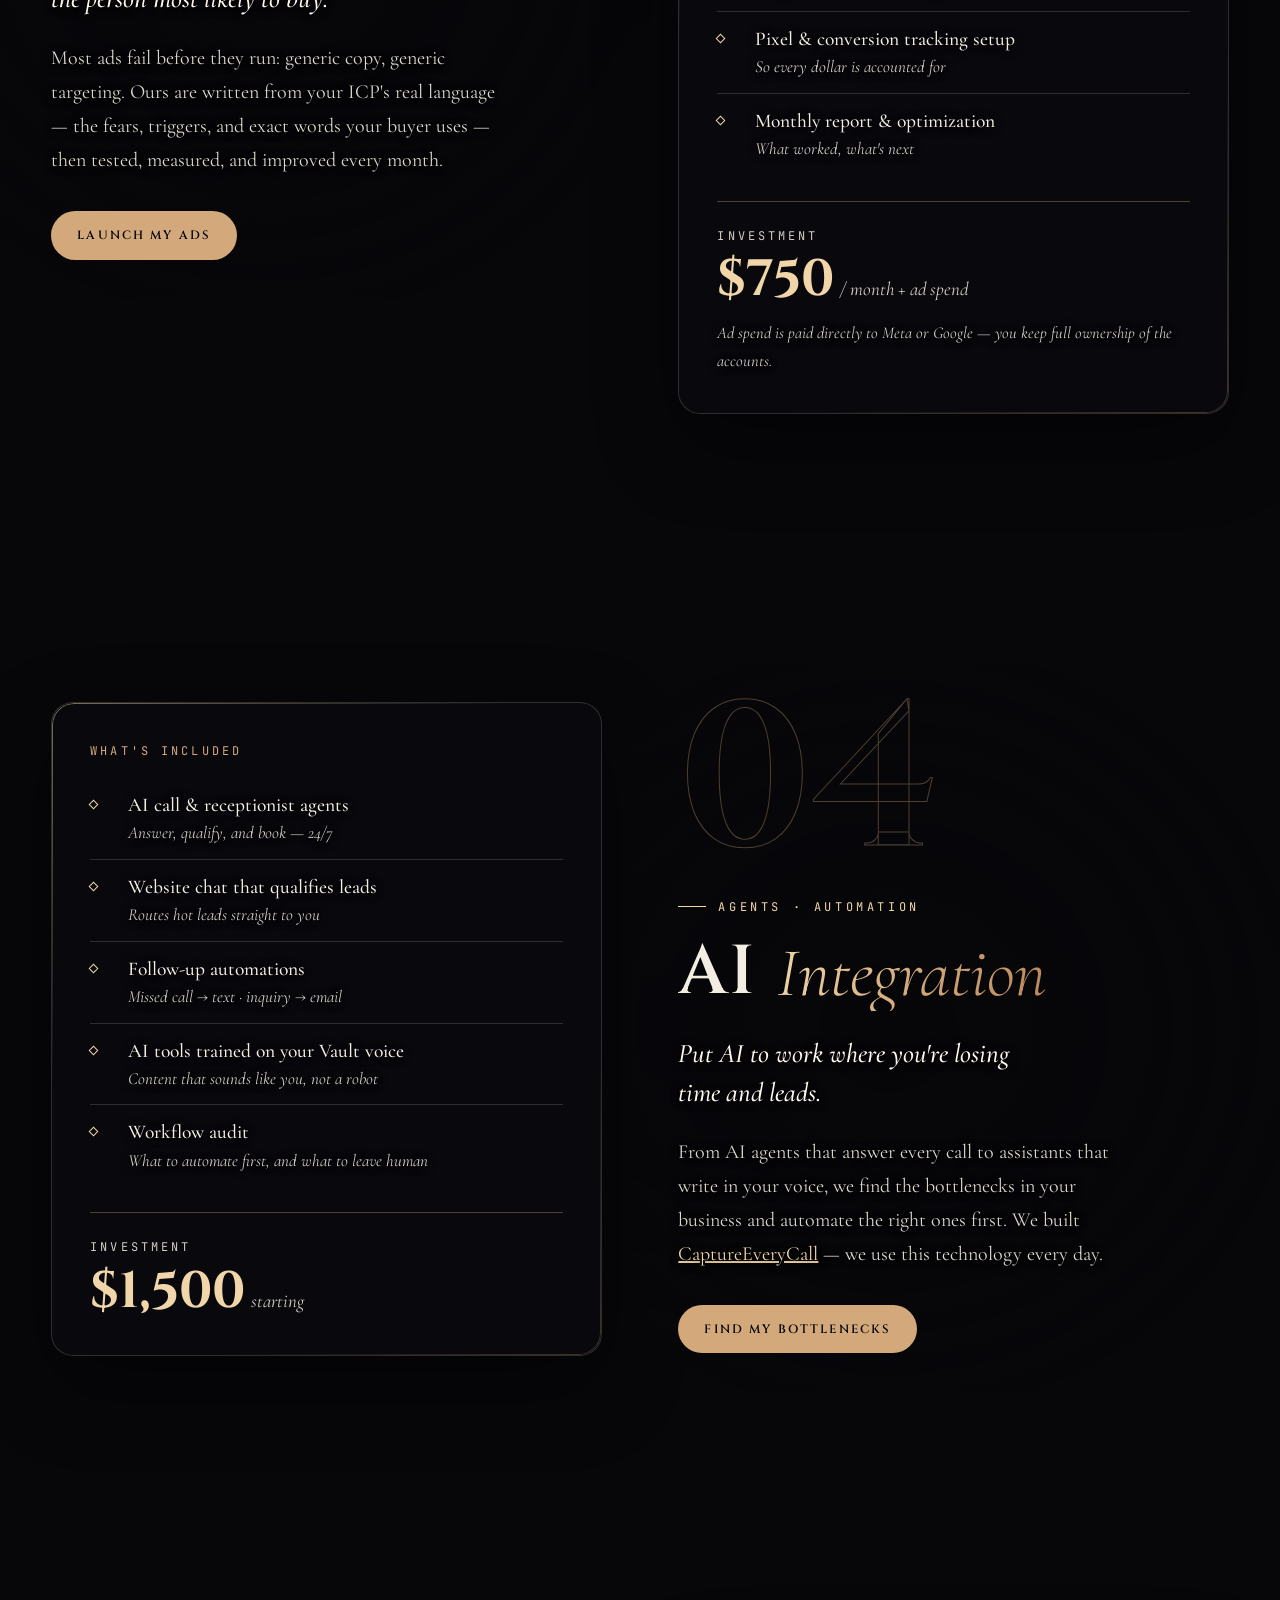
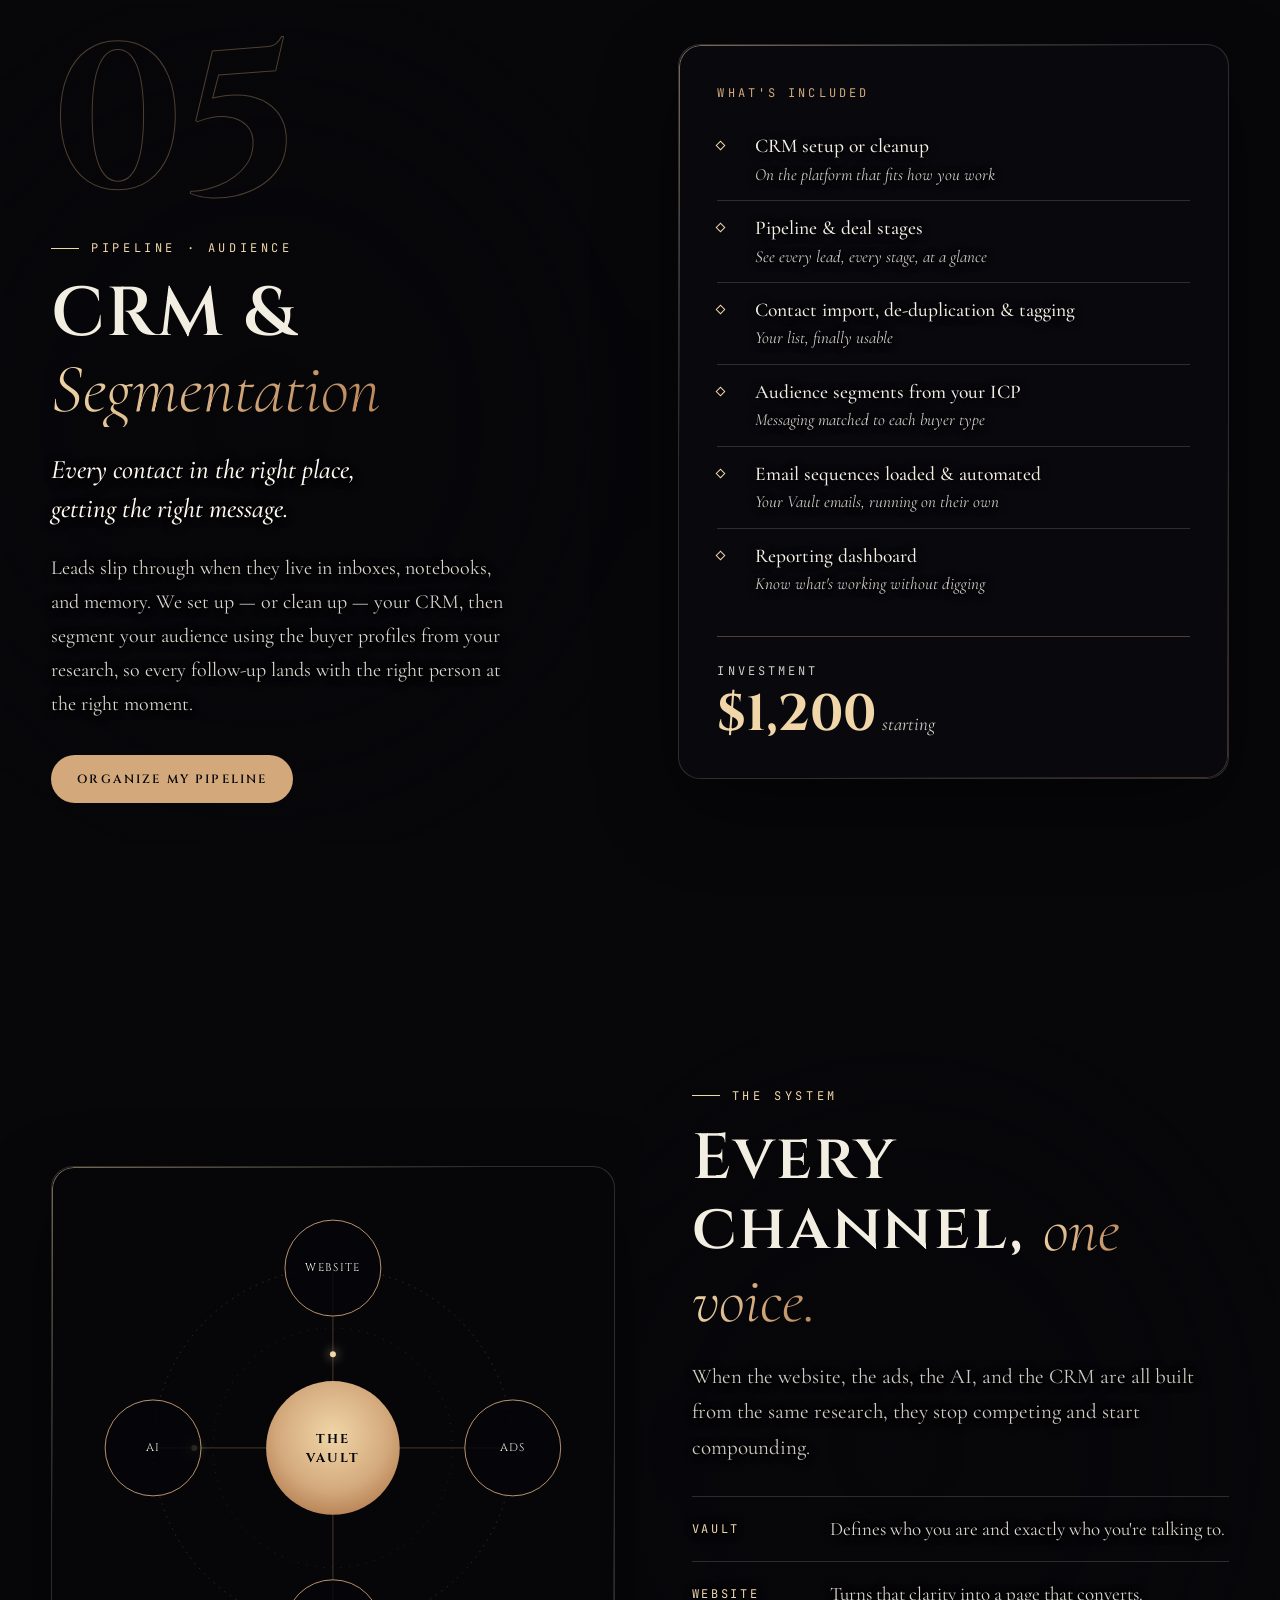
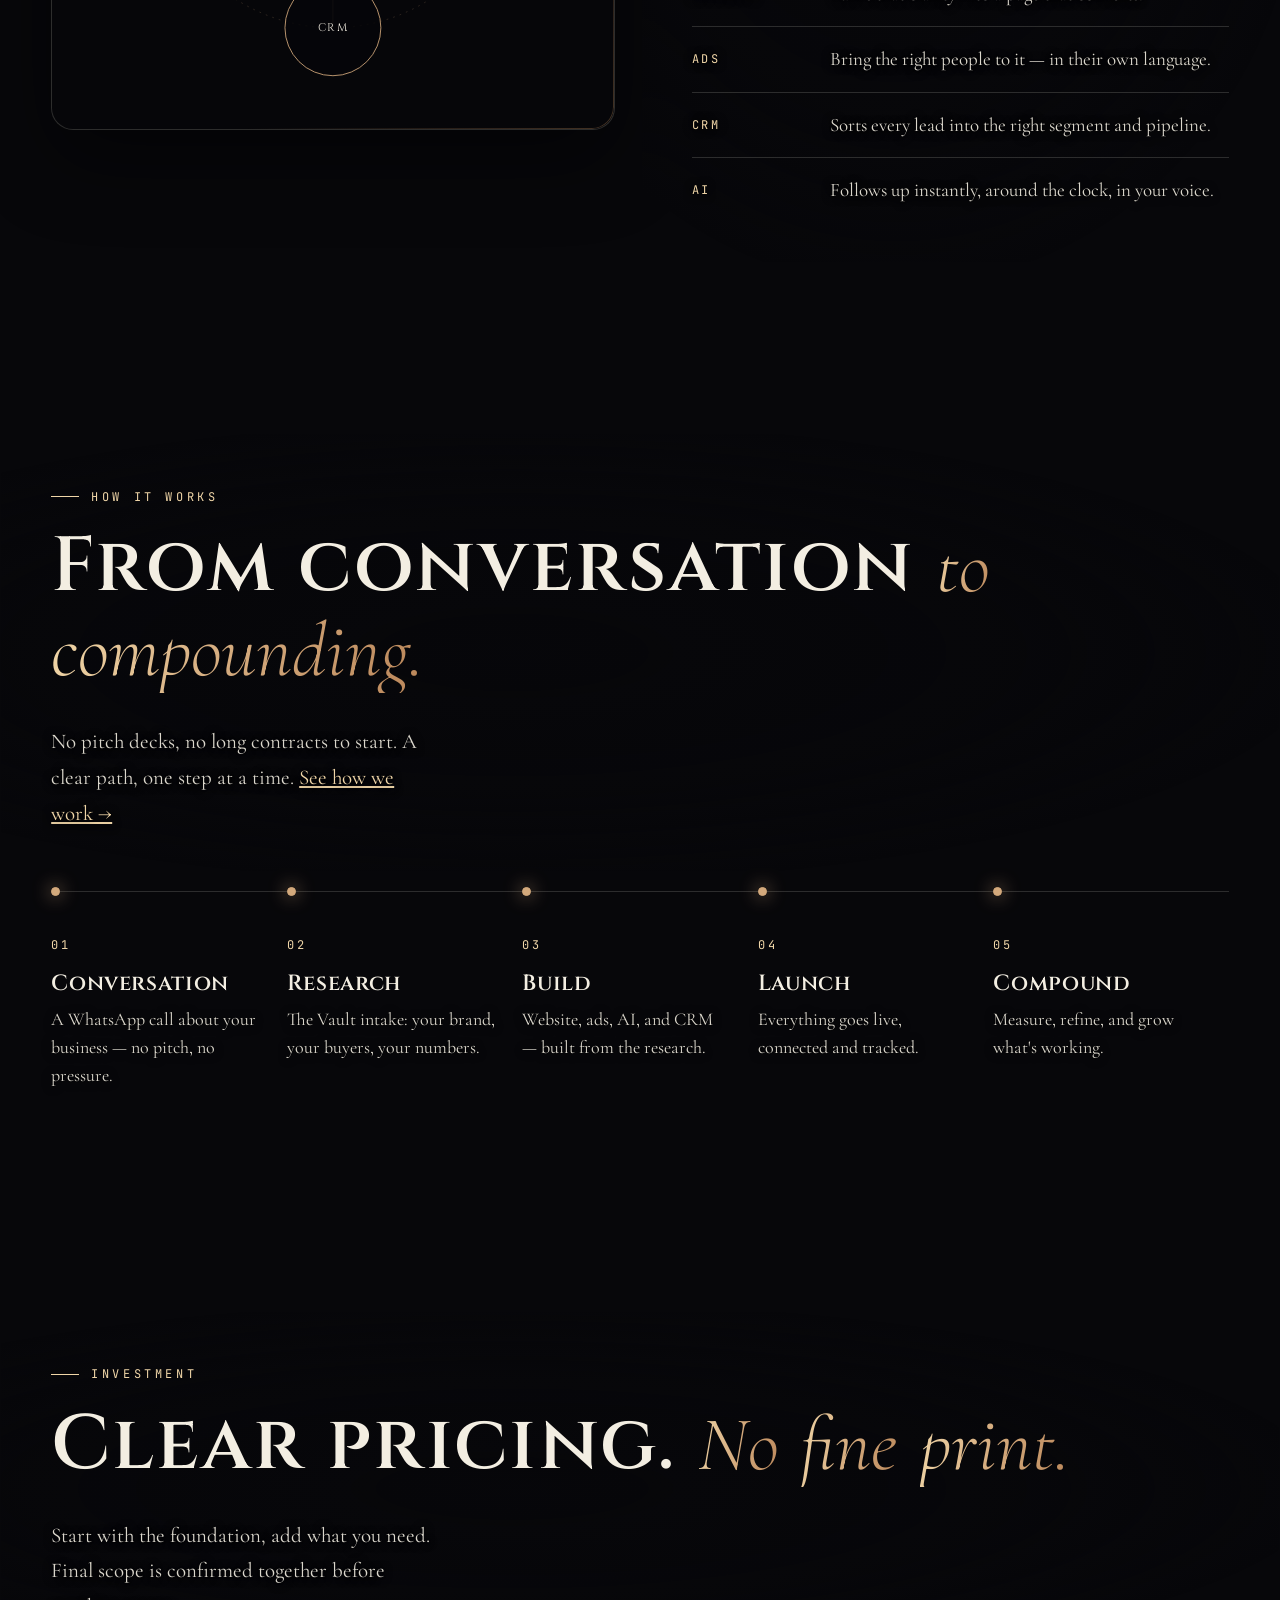
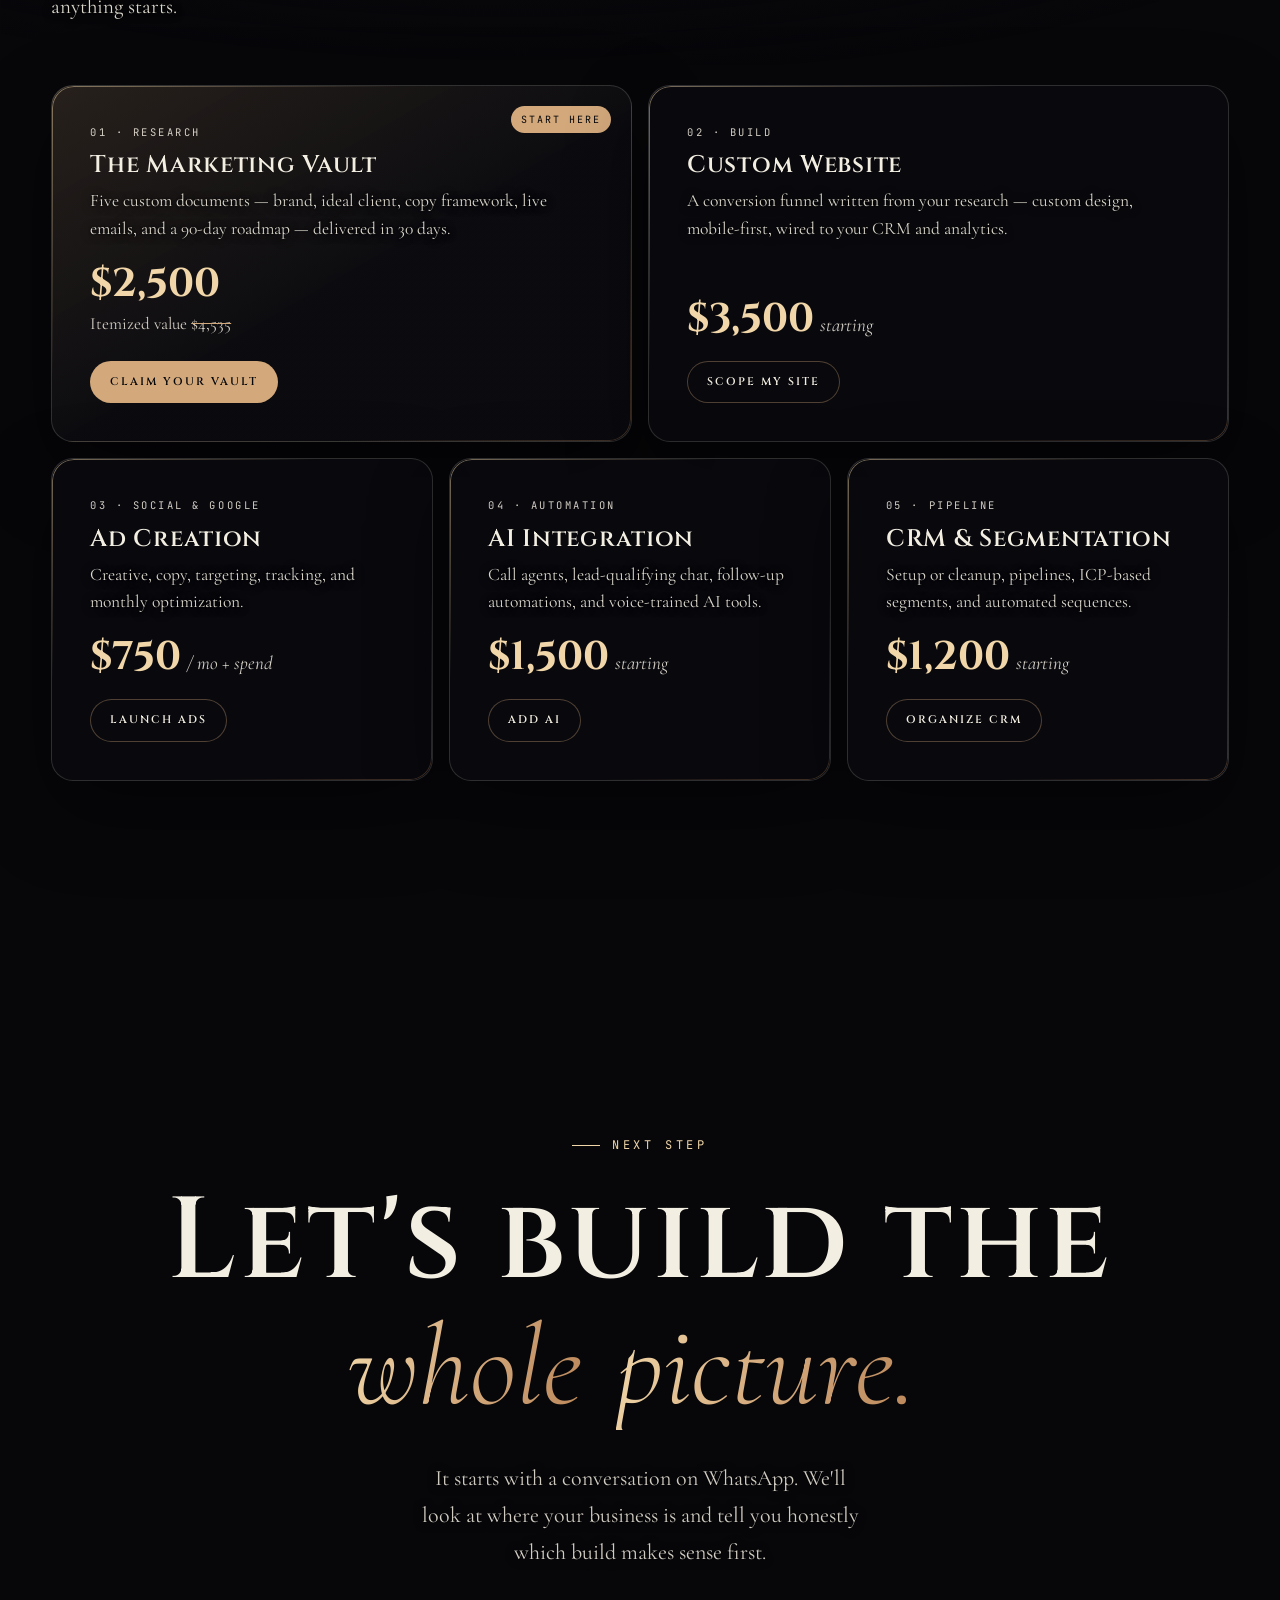
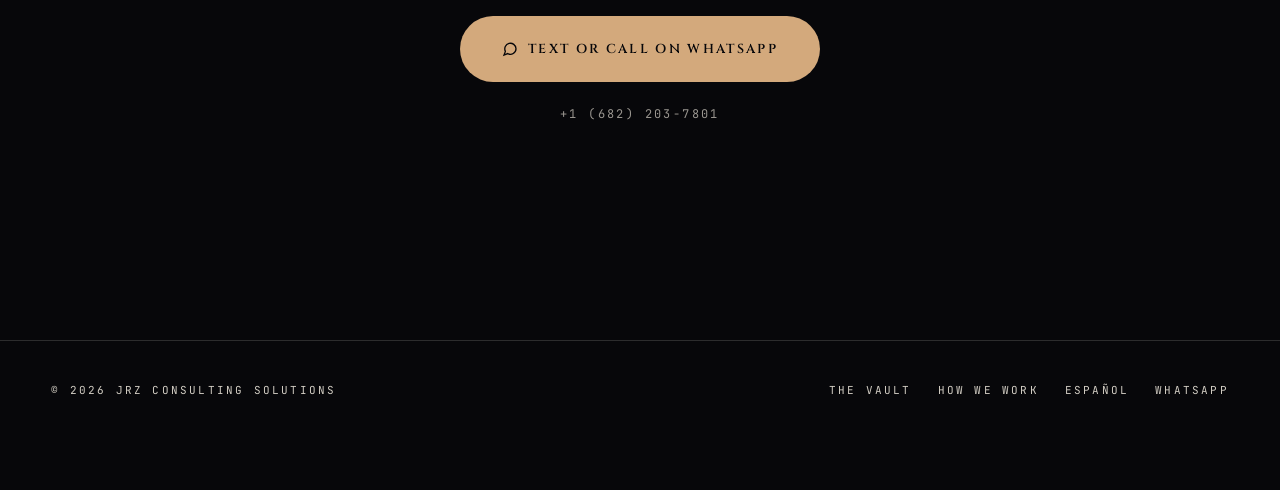
<file: services.html>
<!DOCTYPE html>
<html lang="en">
<head>
<meta charset="UTF-8"/>
<meta name="viewport" content="width=device-width, initial-scale=1.0"/>
<title>JRZ Consulting Solutions — Marketing, Engineered</title>
<meta name="description" content="Research-first marketing studio. The Marketing Vault, custom websites, social & Google ads, AI integration, and CRM setup with audience segmentation — all built from one foundation."/>
<meta property="og:title" content="JRZ Consulting Solutions — Marketing, Engineered"/>
<meta property="og:description" content="Research, websites, ads, AI, and CRM — built from one foundation so every piece pulls in the same direction."/>
<meta name="theme-color" content="#07070a"/>
<link rel="alternate" hreflang="es" href="espanol/index.html"/>
<link rel="preconnect" href="https://fonts.googleapis.com"/>
<link rel="preconnect" href="https://fonts.gstatic.com" crossorigin/>
<link href="https://fonts.googleapis.com/css2?family=Cinzel:wght@400;600;700;900&family=Cormorant+Garamond:ital,wght@0,300;0,400;0,500;0,600;1,300;1,400;1,500&family=JetBrains+Mono:wght@400&display=swap" rel="stylesheet"/>
<link rel="stylesheet" href="jrz.css"/>
</head>
<body class="loading">

<!-- ═══════════ ATMOSPHERE ═══════════ -->
<canvas id="stage" aria-hidden="true"></canvas>
<div class="atmos" aria-hidden="true"></div>
<div class="vignette" aria-hidden="true"></div>
<div class="grain" aria-hidden="true"></div>
<div class="progress" aria-hidden="true"></div>
<div class="cursor" aria-hidden="true"></div>
<div class="cursor-ring" aria-hidden="true"><span></span></div>

<!-- ═══════════ LOADER ═══════════ -->
<div class="loader" aria-hidden="true">
  <div class="loader-mark">JRZ</div>
  <div class="loader-bar"><i></i></div>
  <div class="loader-count">000</div>
</div>

<!-- ═══════════ NAV ═══════════ -->
<header class="nav">
  <a class="brand" href="index.html" aria-label="JRZ Consulting Solutions — home">
    <span class="brand-mono">JRZ</span>
    <span class="brand-name">Consulting<br>Solutions</span>
  </a>
  <nav class="nav-links" aria-label="Primary">
    <a href="index.html">Websites</a>
    <a href="#services">Services</a>
    <a href="#system">The System</a>
    <a href="#pricing">Pricing</a>
    <a href="vault.html">The Vault</a>
    <a class="lang" href="espanol/index.html" hreflang="es">ES</a>
    <a class="pill magnetic" href="https://wa.me/16822037801?text=Hi%20Joey%2C%20I%27d%20like%20to%20talk%20about%20my%20marketing." target="_blank" rel="noopener">Text or Call</a>
  </nav>
  <button class="menu-btn" data-menu aria-expanded="false" aria-controls="mmenu">Menu</button>
</header>
<div class="mobile-menu" id="mmenu">
  <button class="menu-btn close" data-menu aria-expanded="false">Close</button>
  <a href="#services"><small>01</small>Services</a>
  <a href="#system"><small>02</small>The System</a>
  <a href="#pricing"><small>03</small>Pricing</a>
  <a href="vault.html"><small>04</small>The Vault</a>
  <a href="espanol/index.html" hreflang="es"><small>ES</small>Español</a>
  <a href="https://wa.me/16822037801" target="_blank" rel="noopener"><small>→</small>Text or Call</a>
</div>

<div class="hud" aria-hidden="true"><span class="hud-num">01 / 10</span><span class="hud-bar"><i></i></span><span class="hud-label">Intro</span></div>

<a class="float-cta" href="https://wa.me/16822037801?text=Hi%20Joey%2C%20I%27d%20like%20to%20talk%20about%20my%20marketing." target="_blank" rel="noopener" aria-label="Text or call on WhatsApp">
  <svg viewBox="0 0 24 24"><path d="M21 11.5a8.4 8.4 0 01-12.4 7.4L3 21l2.1-5.4A8.4 8.4 0 1121 11.5z"/></svg>
  <span>Text or Call</span>
</a>

<main id="top">

<!-- ═══════════ HERO ═══════════ -->
<section class="hero" data-shape="hero" data-side="right" data-hud="Intro">
  <div class="wrap">
    <span class="label fade">JRZ Consulting Solutions — Marketing Studio</span>
    <h1 data-split>Marketing, <em>engineered.</em></h1>
    <p class="hero-sub fade" style="--d:.5s">Research, websites, ads, AI, and CRM — built from one foundation, so every piece pulls in the same direction.</p>
    <div class="hero-ctas fade" style="--d:.7s">
      <a class="pill magnetic" href="#services">Explore Services
        <svg viewBox="0 0 24 24"><path d="M12 5v14M5 12l7 7 7-7"/></svg></a>
      <a class="pill ghost magnetic" href="https://wa.me/16822037801?text=Hi%20Joey%2C%20I%27d%20like%20to%20talk%20about%20my%20marketing." target="_blank" rel="noopener">Text or Call</a>
    </div>
  </div>
  <div class="hero-meta">Research <b>/</b> Build <b>/</b> Activate<br>Est. DFW <b>·</b> Working worldwide</div>
  <div class="scroll-cue" aria-hidden="true"><span>Scroll</span><i></i></div>
</section>

<div class="marquee" aria-hidden="true">
  <div class="marquee-track">
    <span>Research</span><span class="fill">—</span><span>Websites</span><span class="fill">—</span><span>Ads</span><span class="fill">—</span><span>AI</span><span class="fill">—</span><span>CRM</span><span class="fill">—</span>
    <span>Research</span><span class="fill">—</span><span>Websites</span><span class="fill">—</span><span>Ads</span><span class="fill">—</span><span>AI</span><span class="fill">—</span><span>CRM</span><span class="fill">—</span>
  </div>
</div>

<!-- ═══════════ MANIFESTO ═══════════ -->
<section class="manifesto" data-shape="hero" data-side="left" data-hud="The Problem">
  <div class="wrap" style="display:flex; justify-content:flex-end;">
    <div>
      <span class="label fade">The Problem</span>
      <p class="manifesto-text" style="margin-top:28px;">Most businesses don't have a marketing problem. They have an <em>architecture problem.</em> The website, the ads, the automations, and the CRM get bought one at a time — from different people — and none of them talk to each other. We start with the <em>research,</em> then build every channel from it.</p>
    </div>
  </div>
</section>

<!-- ═══════════ SERVICES INDEX ═══════════ -->
<section class="section" id="services" data-shape="system" data-side="right" data-hud="Services">
  <div class="wrap">
    <div class="section-head">
      <div>
        <span class="label fade">Services</span>
        <h2 data-split>Five services. <em>One foundation.</em></h2>
      </div>
      <p class="fade">Start with the research, or bring us in for one channel. Either way, everything we build traces back to who you are and who you serve.</p>
    </div>
    <ol class="svc-list">
      <li class="svc-row fade"><a href="#vault" data-cursor="Explore"><span class="svc-num">01</span><span class="svc-name">The Marketing Vault</span><span class="svc-tag">Research · Foundation</span><span class="svc-arrow magnetic"><svg viewBox="0 0 24 24"><path d="M5 12h14M13 6l6 6-6 6"/></svg></span></a></li>
      <li class="svc-row fade"><a href="#websites" data-cursor="Explore"><span class="svc-num">02</span><span class="svc-name">Custom Websites</span><span class="svc-tag">Build · Conversion</span><span class="svc-arrow magnetic"><svg viewBox="0 0 24 24"><path d="M5 12h14M13 6l6 6-6 6"/></svg></span></a></li>
      <li class="svc-row fade"><a href="#ads" data-cursor="Explore"><span class="svc-num">03</span><span class="svc-name">Ad Creation</span><span class="svc-tag">Social · Google</span><span class="svc-arrow magnetic"><svg viewBox="0 0 24 24"><path d="M5 12h14M13 6l6 6-6 6"/></svg></span></a></li>
      <li class="svc-row fade"><a href="#ai" data-cursor="Explore"><span class="svc-num">04</span><span class="svc-name">AI Integration</span><span class="svc-tag">Agents · Automation</span><span class="svc-arrow magnetic"><svg viewBox="0 0 24 24"><path d="M5 12h14M13 6l6 6-6 6"/></svg></span></a></li>
      <li class="svc-row fade"><a href="#crm" data-cursor="Explore"><span class="svc-num">05</span><span class="svc-name">CRM &amp; Segmentation</span><span class="svc-tag">Pipeline · Audience</span><span class="svc-arrow magnetic"><svg viewBox="0 0 24 24"><path d="M5 12h14M13 6l6 6-6 6"/></svg></span></a></li>
    </ol>
  </div>
</section>

<!-- ═══════════ 01 VAULT ═══════════ -->
<section class="chapter" id="vault" data-shape="vault" data-side="right" data-hud="The Marketing Vault">
  <div class="wrap chapter-grid">
    <div class="chapter-copy">
      <span class="ch-num" aria-hidden="true">01</span>
      <span class="label fade">Research · Foundation</span>
      <h2 data-split>The Marketing <em>Vault</em></h2>
      <p class="ch-lead fade">The research every other service is built from.</p>
      <p class="ch-body fade">Before a dollar is spent or a word is written, we document who you are, who you serve, and what every piece of communication is supposed to do. Five custom documents, sequenced as one system, delivered on a private mobile-first portal in 30 days.</p>
      <div class="ch-actions fade">
        <a class="pill magnetic" href="vault.html">Full Vault Breakdown</a>
        <a class="pill ghost magnetic" href="https://wa.me/16822037801?text=Hi%20Joey%2C%20I%27m%20interested%20in%20the%20Marketing%20Vault." target="_blank" rel="noopener">Start a Vault</a>
      </div>
    </div>
    <div class="panel fade" style="--d:.15s">
      <div class="panel-title">What's inside</div>
      <ul class="inc">
        <li><span>Brand Consistency Document<small>Identity, voice, visual rules, pre-publish checklist</small></span></li>
        <li><span>Ideal Client Profile<small>2–3 segments · fears, triggers, the words they use</small></span></li>
        <li><span>Brand Tone &amp; Copy Framework<small>One voice across every channel</small></span></li>
        <li><span>Email Cadence — 8–12 live emails<small>Four sequences, written to send</small></span></li>
        <li><span>90-Day Growth Roadmap<small>Revenue gaps, the math, the plan</small></span></li>
      </ul>
      <div class="price-row">
        <div><div class="price-label">Investment</div><div class="price">$2,500</div><div class="price-was">Itemized value <s>$4,535</s></div></div>
        <div class="price-label" style="text-align:right">Delivered in<br><span style="color:var(--gold-hi); font-size:13px;">30 days</span></div>
      </div>
    </div>
  </div>
</section>

<!-- ═══════════ 02 WEBSITES ═══════════ -->
<section class="chapter flip" id="websites" data-shape="web" data-side="left" data-hud="Custom Websites">
  <div class="wrap chapter-grid">
    <div class="chapter-copy">
      <span class="ch-num" aria-hidden="true">02</span>
      <span class="label fade">Build · Conversion</span>
      <h2 data-split>Custom <em>Websites</em></h2>
      <p class="ch-lead fade">Not a brochure. A funnel written from your research.</p>
      <p class="ch-body fade">A site built on the Vault doesn't start with design — it starts with your Ideal Client Profile and copy framework. Every section has a job: the hook earns attention, the problem creates urgency, the proof builds trust, and the call to action converts.</p>
      <div class="ch-actions fade">
        <a class="pill magnetic" href="https://wa.me/16822037801?text=Hi%20Joey%2C%20I%27m%20interested%20in%20a%20custom%20website." target="_blank" rel="noopener">Scope My Site</a>
      </div>
      <div class="examples fade">
        <a class="example" href="https://captureeverycall.co/" target="_blank" rel="noopener" data-cursor="Visit"><div><b>CaptureEveryCall</b><span>AI call agent · trades funnel</span></div><em>Live →</em></a>
        <a class="example" href="https://zuba213213.github.io/Mithu.Surendra/" target="_blank" rel="noopener" data-cursor="Visit"><div><b>Mithu Surendra</b><span>Coach · speaker · transformation</span></div><em>Preview →</em></a>
      </div>
    </div>
    <div class="panel fade" style="--d:.15s">
      <div class="panel-title">What's included</div>
      <ul class="inc">
        <li><span>Custom design — no templates<small>Built around your brand system</small></span></li>
        <li><span>Conversion copy from your Vault<small>Hook → Problem → Proof → Solution → CTA</small></span></li>
        <li><span>Mobile-first and fast<small>Most of your visitors are on a phone</small></span></li>
        <li><span>Lead capture wired to your CRM<small>Forms, booking, click-to-text</small></span></li>
        <li><span>Analytics &amp; conversion tracking<small>Know which page earns the lead</small></span></li>
        <li><span>SEO-ready structure<small>Clean headings, meta, and page speed</small></span></li>
      </ul>
      <div class="price-row">
        <div><div class="price-label">Investment</div><div class="price">$3,500<small>starting</small></div></div>
        <div class="price-label" style="text-align:right">Scoped by<br><span style="color:var(--gold-hi); font-size:13px;">size of build</span></div>
      </div>
    </div>
  </div>
</section>

<!-- ═══════════ 03 ADS ═══════════ -->
<section class="chapter" id="ads" data-shape="ads" data-side="right" data-hud="Ad Creation">
  <div class="wrap chapter-grid">
    <div class="chapter-copy">
      <span class="ch-num" aria-hidden="true">03</span>
      <span class="label fade">Social · Google</span>
      <h2 data-split>Ad <em>Creation</em></h2>
      <p class="ch-lead fade">Ads that sound like you — aimed at the person most likely to buy.</p>
      <p class="ch-body fade">Most ads fail before they run: generic copy, generic targeting. Ours are written from your ICP's real language — the fears, triggers, and exact words your buyer uses — then tested, measured, and improved every month.</p>
      <div class="ch-actions fade">
        <a class="pill magnetic" href="https://wa.me/16822037801?text=Hi%20Joey%2C%20I%27m%20interested%20in%20ad%20creation." target="_blank" rel="noopener">Launch My Ads</a>
      </div>
    </div>
    <div class="panel fade" style="--d:.15s">
      <div class="panel-title">What's included</div>
      <ul class="inc">
        <li><span>Meta (Facebook &amp; Instagram) and Google campaigns<small>Search, social feed, and stories</small></span></li>
        <li><span>Creative sets<small>Static, carousel, and short-form video scripts</small></span></li>
        <li><span>Headline &amp; copy variants for testing<small>Built from your copy framework</small></span></li>
        <li><span>Audience targeting from your ICP segments<small>Not guesses — documented buyers</small></span></li>
        <li><span>Pixel &amp; conversion tracking setup<small>So every dollar is accounted for</small></span></li>
        <li><span>Monthly report &amp; optimization<small>What worked, what's next</small></span></li>
      </ul>
      <div class="price-row">
        <div><div class="price-label">Investment</div><div class="price">$750<small>/ month + ad spend</small></div></div>
      </div>
      <p class="note">Ad spend is paid directly to Meta or Google — you keep full ownership of the accounts.</p>
    </div>
  </div>
</section>

<!-- ═══════════ 04 AI ═══════════ -->
<section class="chapter flip" id="ai" data-shape="ai" data-side="left" data-hud="AI Integration">
  <div class="wrap chapter-grid">
    <div class="chapter-copy">
      <span class="ch-num" aria-hidden="true">04</span>
      <span class="label fade">Agents · Automation</span>
      <h2 data-split>AI <em>Integration</em></h2>
      <p class="ch-lead fade">Put AI to work where you're losing time and leads.</p>
      <p class="ch-body fade">From AI agents that answer every call to assistants that write in your voice, we find the bottlenecks in your business and automate the right ones first. We built <a href="https://captureeverycall.co/" target="_blank" rel="noopener" style="color:var(--gold-hi)">CaptureEveryCall</a> — we use this technology every day.</p>
      <div class="ch-actions fade">
        <a class="pill magnetic" href="https://wa.me/16822037801?text=Hi%20Joey%2C%20I%27m%20interested%20in%20AI%20integration." target="_blank" rel="noopener">Find My Bottlenecks</a>
      </div>
    </div>
    <div class="panel fade" style="--d:.15s">
      <div class="panel-title">What's included</div>
      <ul class="inc">
        <li><span>AI call &amp; receptionist agents<small>Answer, qualify, and book — 24/7</small></span></li>
        <li><span>Website chat that qualifies leads<small>Routes hot leads straight to you</small></span></li>
        <li><span>Follow-up automations<small>Missed call → text · inquiry → email</small></span></li>
        <li><span>AI tools trained on your Vault voice<small>Content that sounds like you, not a robot</small></span></li>
        <li><span>Workflow audit<small>What to automate first, and what to leave human</small></span></li>
      </ul>
      <div class="price-row">
        <div><div class="price-label">Investment</div><div class="price">$1,500<small>starting</small></div></div>
      </div>
    </div>
  </div>
</section>

<!-- ═══════════ 05 CRM ═══════════ -->
<section class="chapter" id="crm" data-shape="crm" data-side="right" data-hud="CRM &amp; Segmentation">
  <div class="wrap chapter-grid">
    <div class="chapter-copy">
      <span class="ch-num" aria-hidden="true">05</span>
      <span class="label fade">Pipeline · Audience</span>
      <h2 data-split>CRM &amp; <em>Segmentation</em></h2>
      <p class="ch-lead fade">Every contact in the right place, getting the right message.</p>
      <p class="ch-body fade">Leads slip through when they live in inboxes, notebooks, and memory. We set up — or clean up — your CRM, then segment your audience using the buyer profiles from your research, so every follow-up lands with the right person at the right moment.</p>
      <div class="ch-actions fade">
        <a class="pill magnetic" href="https://wa.me/16822037801?text=Hi%20Joey%2C%20I%27m%20interested%20in%20CRM%20setup." target="_blank" rel="noopener">Organize My Pipeline</a>
      </div>
    </div>
    <div class="panel fade" style="--d:.15s">
      <div class="panel-title">What's included</div>
      <ul class="inc">
        <li><span>CRM setup or cleanup<small>On the platform that fits how you work</small></span></li>
        <li><span>Pipeline &amp; deal stages<small>See every lead, every stage, at a glance</small></span></li>
        <li><span>Contact import, de-duplication &amp; tagging<small>Your list, finally usable</small></span></li>
        <li><span>Audience segments from your ICP<small>Messaging matched to each buyer type</small></span></li>
        <li><span>Email sequences loaded &amp; automated<small>Your Vault emails, running on their own</small></span></li>
        <li><span>Reporting dashboard<small>Know what's working without digging</small></span></li>
      </ul>
      <div class="price-row">
        <div><div class="price-label">Investment</div><div class="price">$1,200<small>starting</small></div></div>
      </div>
    </div>
  </div>
</section>

<!-- ═══════════ SYSTEM ═══════════ -->
<section class="section" id="system" data-shape="system" data-side="left" data-hud="The System">
  <div class="wrap eco-grid">
    <div class="panel fade" style="padding:clamp(12px,2vw,24px); background:rgba(7,7,10,.45);">
      <svg class="eco-svg" viewBox="0 0 600 600" role="img" aria-label="The Vault research at the center, connected to Websites, Ads, AI, and CRM">
        <defs>
          <radialGradient id="coreGrad" cx="50%" cy="40%" r="60%"><stop offset="0%" stop-color="#f0d6a8"/><stop offset="70%" stop-color="#d3a97c"/><stop offset="100%" stop-color="#ba8659"/></radialGradient>
          <path id="s1" d="M300 300 L300 90"/><path id="s2" d="M300 300 L510 300"/><path id="s3" d="M300 300 L300 510"/><path id="s4" d="M300 300 L90 300"/>
        </defs>
        <g class="spin"><circle class="orbit" cx="300" cy="300" r="210"/><circle class="orbit" cx="300" cy="300" r="140" style="stroke-dasharray:1 9"/></g>
        <line class="spoke" x1="300" y1="300" x2="300" y2="90"/><line class="spoke" x1="300" y1="300" x2="510" y2="300"/>
        <line class="spoke" x1="300" y1="300" x2="300" y2="510"/><line class="spoke" x1="300" y1="300" x2="90" y2="300"/>
        <circle class="pulse" r="3.5"><animateMotion dur="2.4s" repeatCount="indefinite"><mpath href="#s1"/></animateMotion></circle>
        <circle class="pulse" r="3.5"><animateMotion dur="2.4s" begin=".6s" repeatCount="indefinite"><mpath href="#s2"/></animateMotion></circle>
        <circle class="pulse" r="3.5"><animateMotion dur="2.4s" begin="1.2s" repeatCount="indefinite"><mpath href="#s3"/></animateMotion></circle>
        <circle class="pulse" r="3.5"><animateMotion dur="2.4s" begin="1.8s" repeatCount="indefinite"><mpath href="#s4"/></animateMotion></circle>
        <g class="core"><circle class="c1" cx="300" cy="300" r="78"/><text x="300" y="294">THE</text><text x="300" y="316">VAULT</text></g>
        <g class="node"><circle cx="300" cy="90" r="56"/><text x="300" y="90">WEBSITE</text></g>
        <g class="node"><circle cx="510" cy="300" r="56"/><text x="510" y="300">ADS</text></g>
        <g class="node"><circle cx="300" cy="510" r="56"/><text x="300" y="510">CRM</text></g>
        <g class="node"><circle cx="90" cy="300" r="56"/><text x="90" y="300">AI</text></g>
      </svg>
    </div>
    <div>
      <span class="label fade">The System</span>
      <h2 data-split style="font-size:clamp(36px,5vw,72px); margin:18px 0 22px;">Every channel, <em>one voice.</em></h2>
      <p class="fade" style="font-size:21px;">When the website, the ads, the AI, and the CRM are all built from the same research, they stop competing and start compounding.</p>
      <ul class="eco-list fade">
        <li><b>Vault</b><span>Defines who you are and exactly who you're talking to.</span></li>
        <li><b>Website</b><span>Turns that clarity into a page that converts.</span></li>
        <li><b>Ads</b><span>Bring the right people to it — in their own language.</span></li>
        <li><b>CRM</b><span>Sorts every lead into the right segment and pipeline.</span></li>
        <li><b>AI</b><span>Follows up instantly, around the clock, in your voice.</span></li>
      </ul>
    </div>
  </div>
</section>

<!-- ═══════════ PROCESS ═══════════ -->
<section class="section" id="process" data-shape="galaxy" data-side="right" data-hud="Process">
  <div class="wrap">
    <div class="section-head">
      <div>
        <span class="label fade">How It Works</span>
        <h2 data-split>From conversation <em>to compounding.</em></h2>
      </div>
      <p class="fade">No pitch decks, no long contracts to start. A clear path, one step at a time. <a href="how-we-work.html" style="color:var(--gold-hi)">See how we work →</a></p>
    </div>
    <div class="process">
      <div class="step" style="--d:0s"><span class="step-n">01</span><h3>Conversation</h3><p>A WhatsApp call about your business — no pitch, no pressure.</p></div>
      <div class="step" style="--d:.15s"><span class="step-n">02</span><h3>Research</h3><p>The Vault intake: your brand, your buyers, your numbers.</p></div>
      <div class="step" style="--d:.3s"><span class="step-n">03</span><h3>Build</h3><p>Website, ads, AI, and CRM — built from the research.</p></div>
      <div class="step" style="--d:.45s"><span class="step-n">04</span><h3>Launch</h3><p>Everything goes live, connected and tracked.</p></div>
      <div class="step" style="--d:.6s"><span class="step-n">05</span><h3>Compound</h3><p>Measure, refine, and grow what's working.</p></div>
    </div>
  </div>
</section>

<!-- ═══════════ PRICING ═══════════ -->
<section class="section" id="pricing" data-shape="vault" data-side="center" data-hud="Pricing">
  <div class="wrap">
    <div class="section-head">
      <div>
        <span class="label fade">Investment</span>
        <h2 data-split>Clear pricing. <em>No fine print.</em></h2>
      </div>
      <p class="fade">Start with the foundation, add what you need. Final scope is confirmed together before anything starts.</p>
    </div>
    <div class="price-grid">
      <div class="panel pcard feature wide fade">
        <span class="badge">Start here</span>
        <span class="tag">01 · Research</span>
        <h3>The Marketing Vault</h3>
        <p>Five custom documents — brand, ideal client, copy framework, live emails, and a 90-day roadmap — delivered in 30 days.</p>
        <div class="price">$2,500</div>
        <div class="price-was">Itemized value <s>$4,535</s></div>
        <a class="pill magnetic" href="https://wa.me/16822037801?text=Hi%20Joey%2C%20I%27m%20interested%20in%20the%20Marketing%20Vault." target="_blank" rel="noopener">Claim Your Vault</a>
      </div>
      <div class="panel pcard wide fade" style="--d:.1s">
        <span class="tag">02 · Build</span>
        <h3>Custom Website</h3>
        <p>A conversion funnel written from your research — custom design, mobile-first, wired to your CRM and analytics.</p>
        <div class="price">$3,500<small>starting</small></div>
        <a class="pill ghost magnetic" href="https://wa.me/16822037801?text=Hi%20Joey%2C%20I%27m%20interested%20in%20a%20custom%20website." target="_blank" rel="noopener">Scope My Site</a>
      </div>
      <div class="panel pcard fade" style="--d:.15s">
        <span class="tag">03 · Social &amp; Google</span>
        <h3>Ad Creation</h3>
        <p>Creative, copy, targeting, tracking, and monthly optimization.</p>
        <div class="price">$750<small>/ mo + spend</small></div>
        <a class="pill ghost magnetic" href="https://wa.me/16822037801?text=Hi%20Joey%2C%20I%27m%20interested%20in%20ad%20creation." target="_blank" rel="noopener">Launch Ads</a>
      </div>
      <div class="panel pcard fade" style="--d:.2s">
        <span class="tag">04 · Automation</span>
        <h3>AI Integration</h3>
        <p>Call agents, lead-qualifying chat, follow-up automations, and voice-trained AI tools.</p>
        <div class="price">$1,500<small>starting</small></div>
        <a class="pill ghost magnetic" href="https://wa.me/16822037801?text=Hi%20Joey%2C%20I%27m%20interested%20in%20AI%20integration." target="_blank" rel="noopener">Add AI</a>
      </div>
      <div class="panel pcard fade" style="--d:.25s">
        <span class="tag">05 · Pipeline</span>
        <h3>CRM &amp; Segmentation</h3>
        <p>Setup or cleanup, pipelines, ICP-based segments, and automated sequences.</p>
        <div class="price">$1,200<small>starting</small></div>
        <a class="pill ghost magnetic" href="https://wa.me/16822037801?text=Hi%20Joey%2C%20I%27m%20interested%20in%20CRM%20setup." target="_blank" rel="noopener">Organize CRM</a>
      </div>
    </div>
  </div>
</section>

<!-- ═══════════ FINAL CTA ═══════════ -->
<section class="final" id="contact" data-shape="galaxy" data-side="center" data-hud="Next Step">
  <div class="wrap">
    <span class="label fade">Next Step</span>
    <h2 data-split>Let's build the <em>whole picture.</em></h2>
    <p class="fade">It starts with a conversation on WhatsApp. We'll look at where your business is and tell you honestly which build makes sense first.</p>
    <a class="pill magnetic fade" href="https://wa.me/16822037801?text=Hi%20Joey%2C%20I%27d%20like%20to%20talk%20about%20my%20marketing." target="_blank" rel="noopener">
      <svg viewBox="0 0 24 24"><path d="M21 11.5a8.4 8.4 0 01-12.4 7.4L3 21l2.1-5.4A8.4 8.4 0 1121 11.5z"/></svg>
      Text or Call on WhatsApp</a>
    <span class="phone fade">+1 (682) 203-7801</span>
  </div>
</section>

</main>

<footer>
  <div class="wrap foot">
    <span>© 2026 JRZ Consulting Solutions</span>
    <div class="foot-links">
      <a href="vault.html">The Vault</a>
      <a href="how-we-work.html">How We Work</a>
      <a href="espanol/index.html" hreflang="es">Español</a>
      <a href="https://wa.me/16822037801" target="_blank" rel="noopener">WhatsApp</a>
    </div>
  </div>
</footer>

<script src="jrz.js"></script>
</body>
</html>
</file>
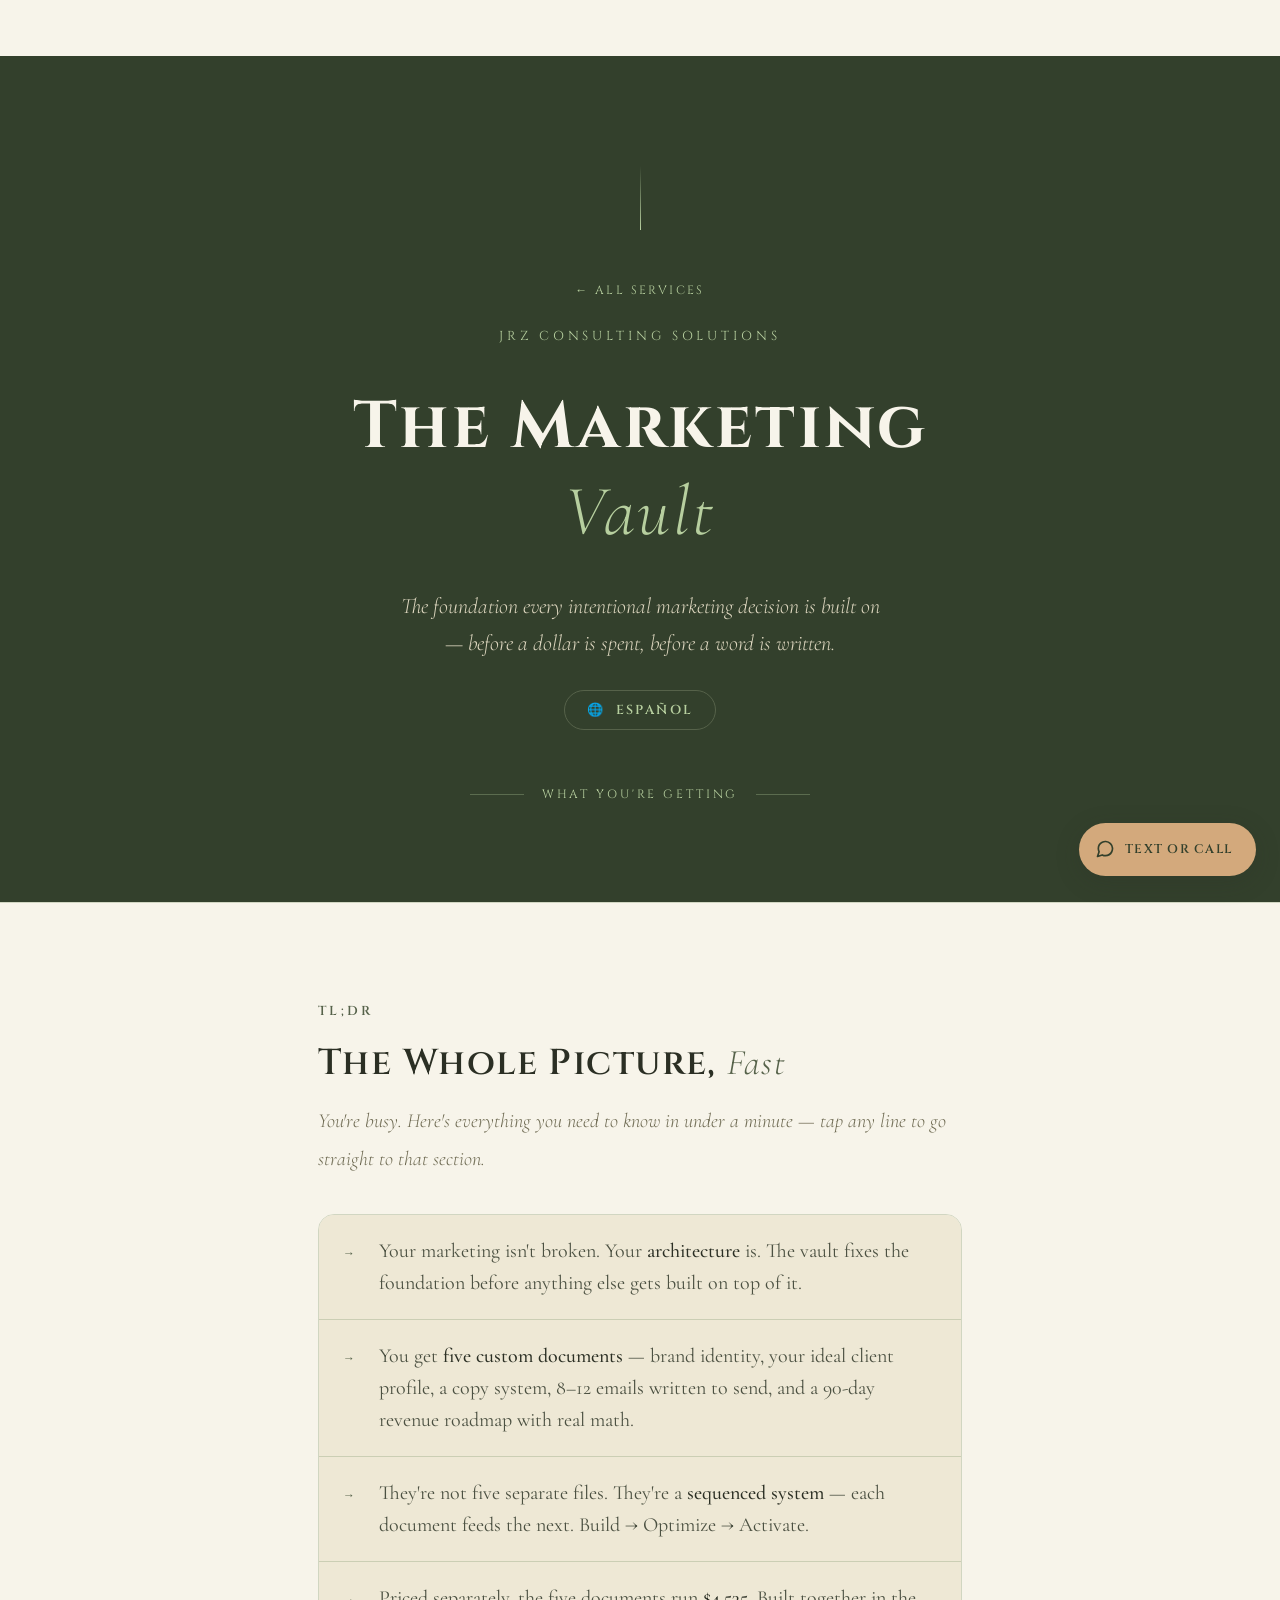
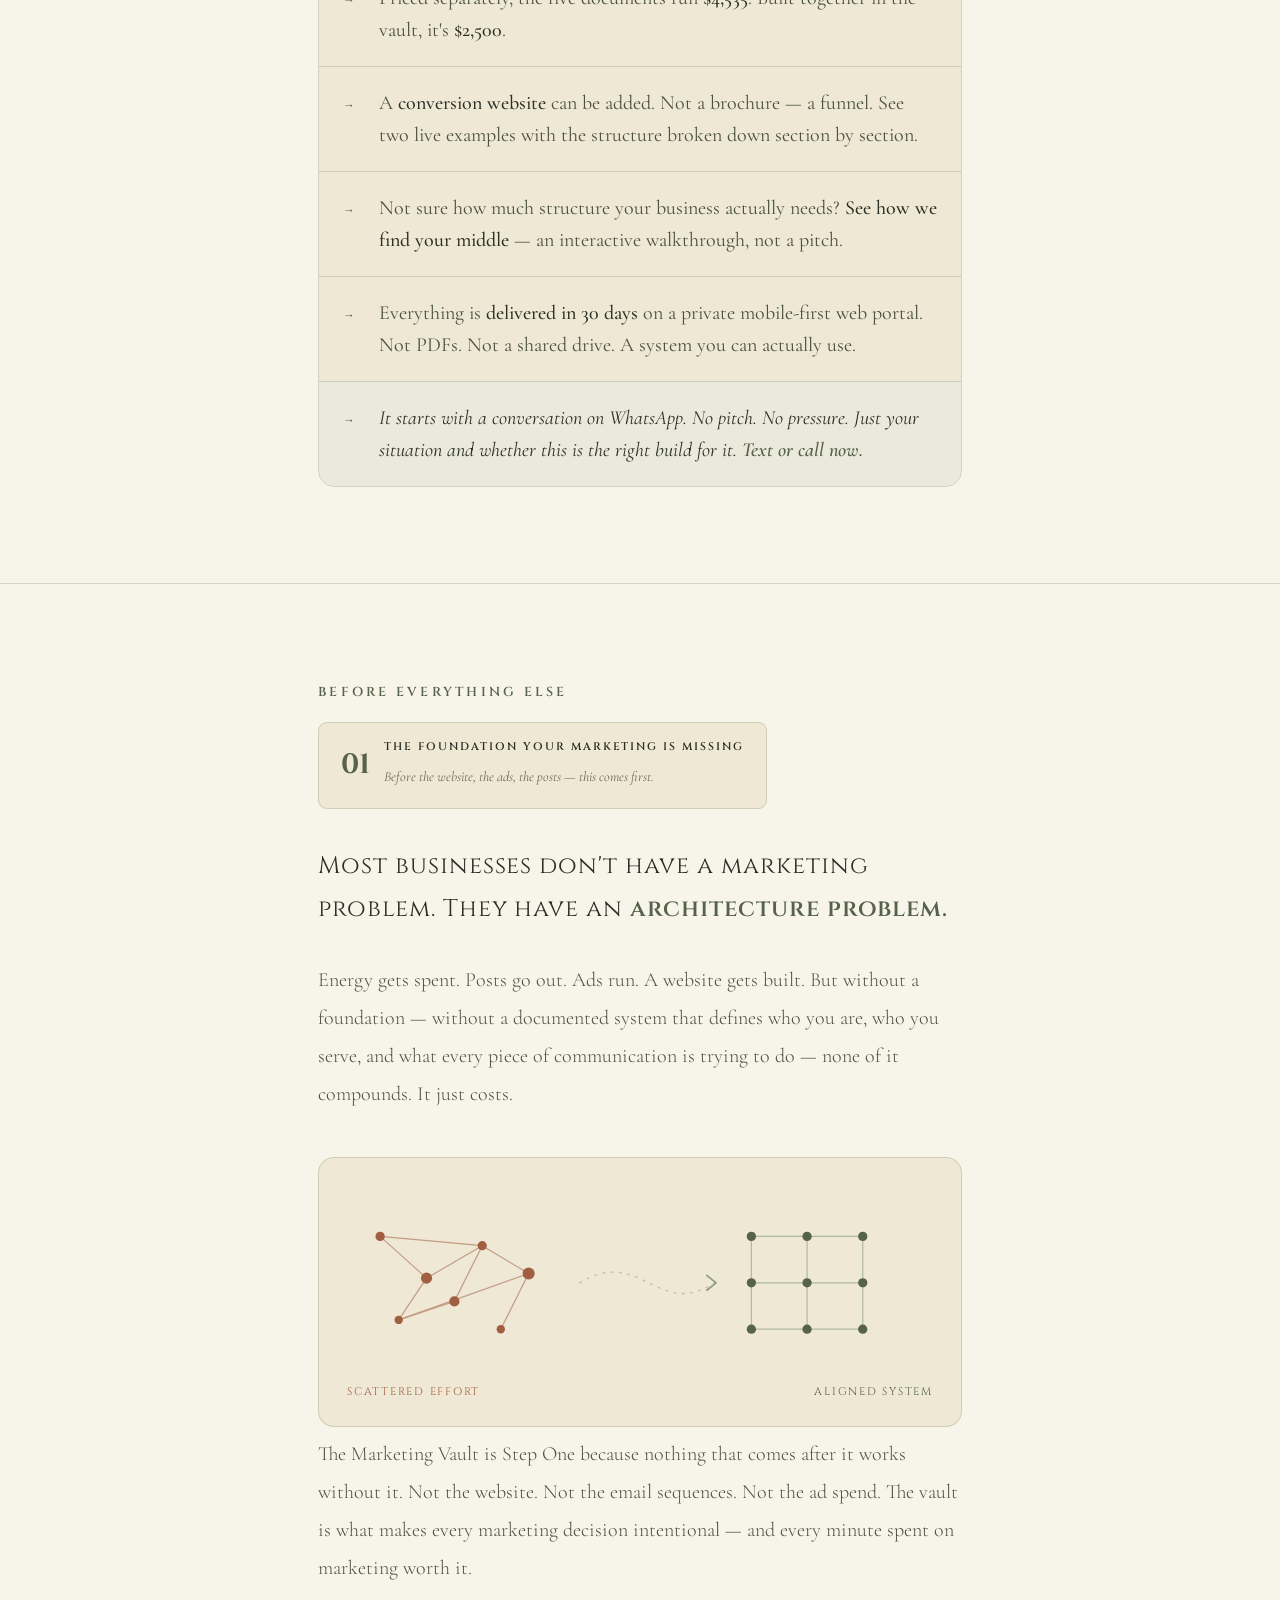
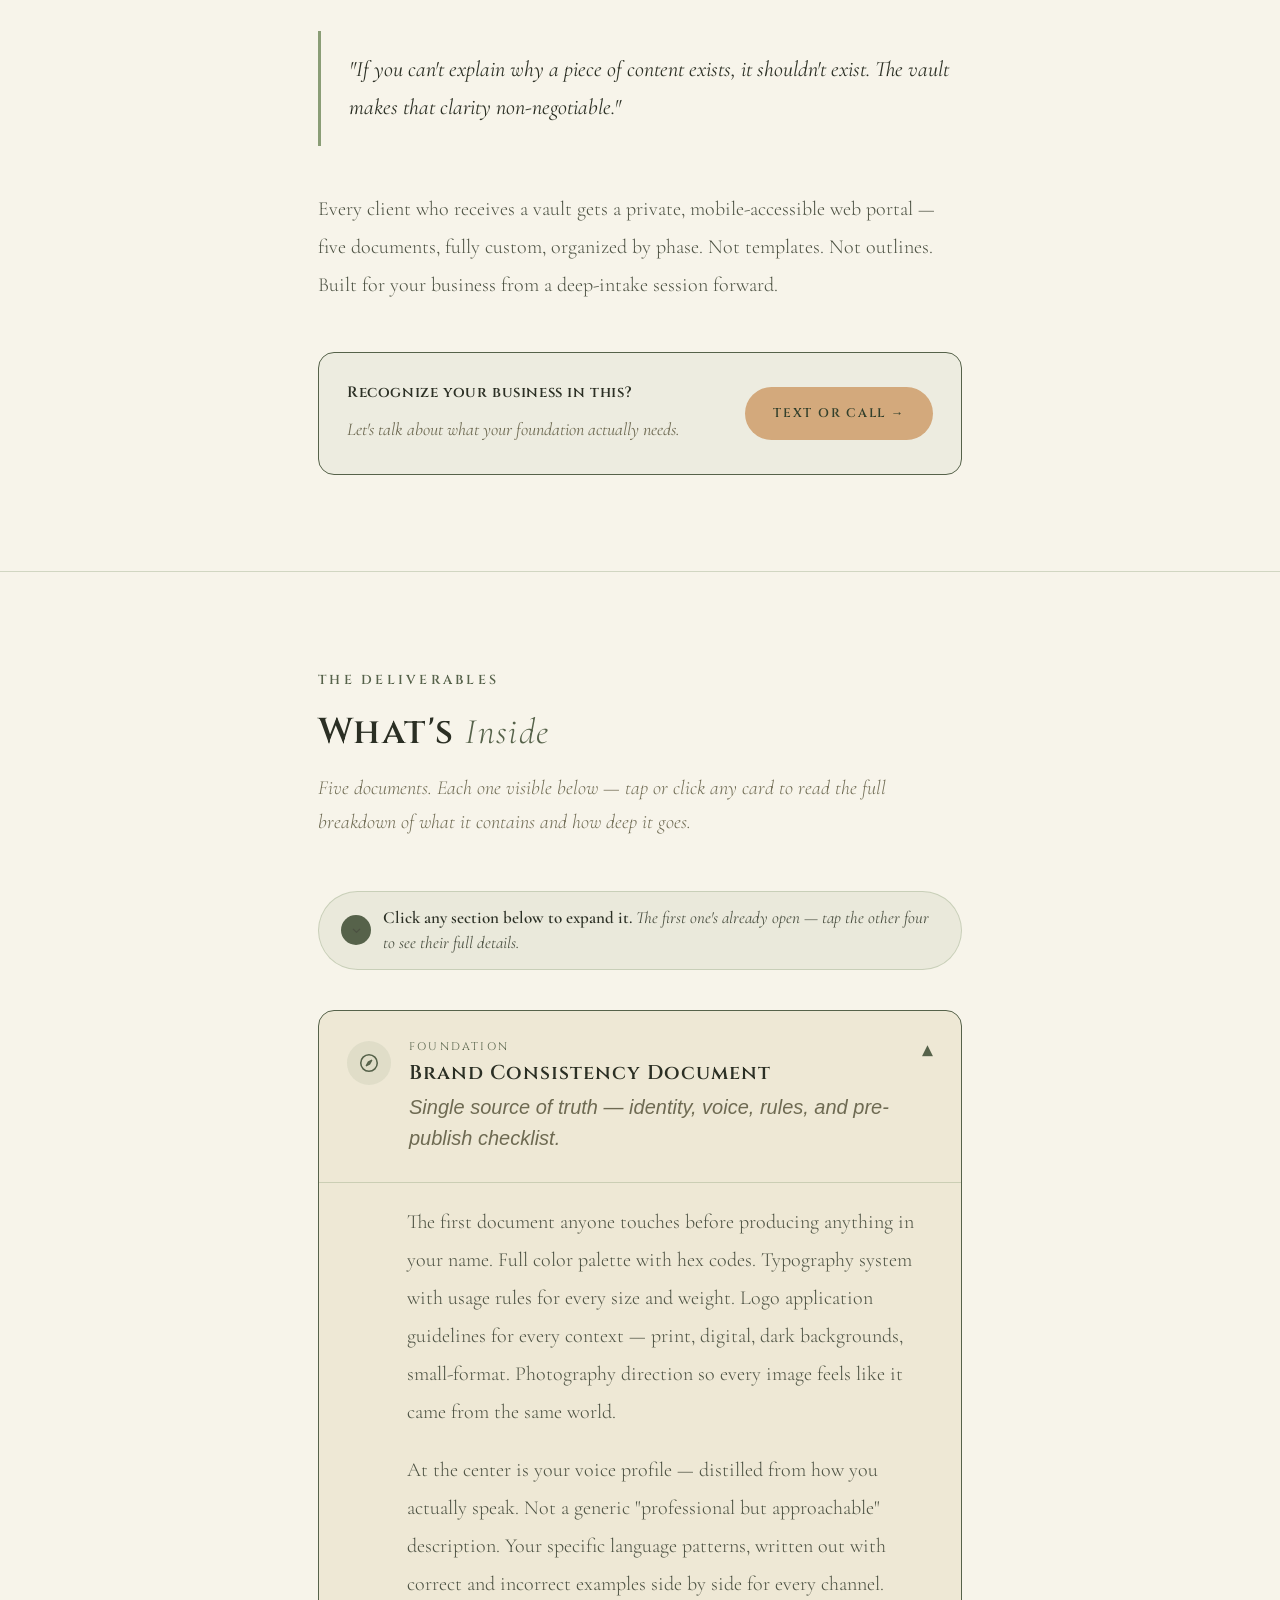
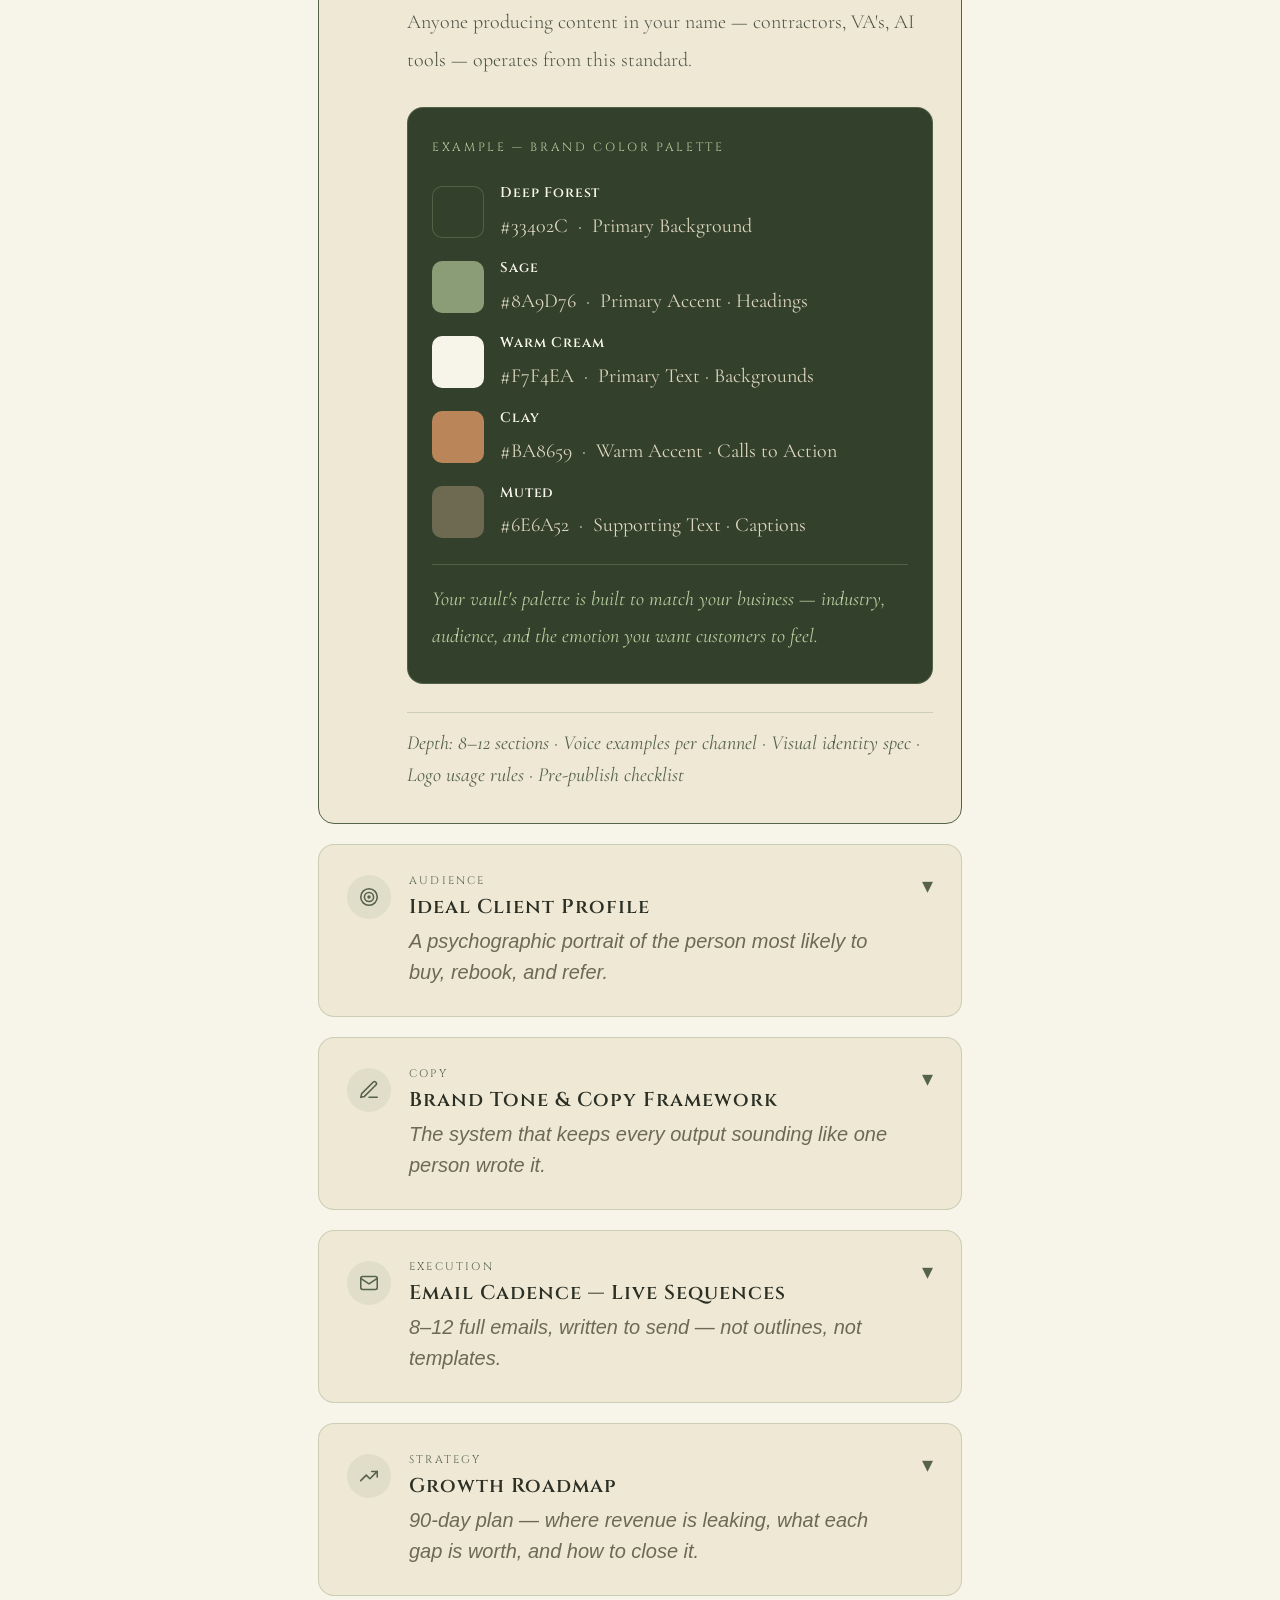
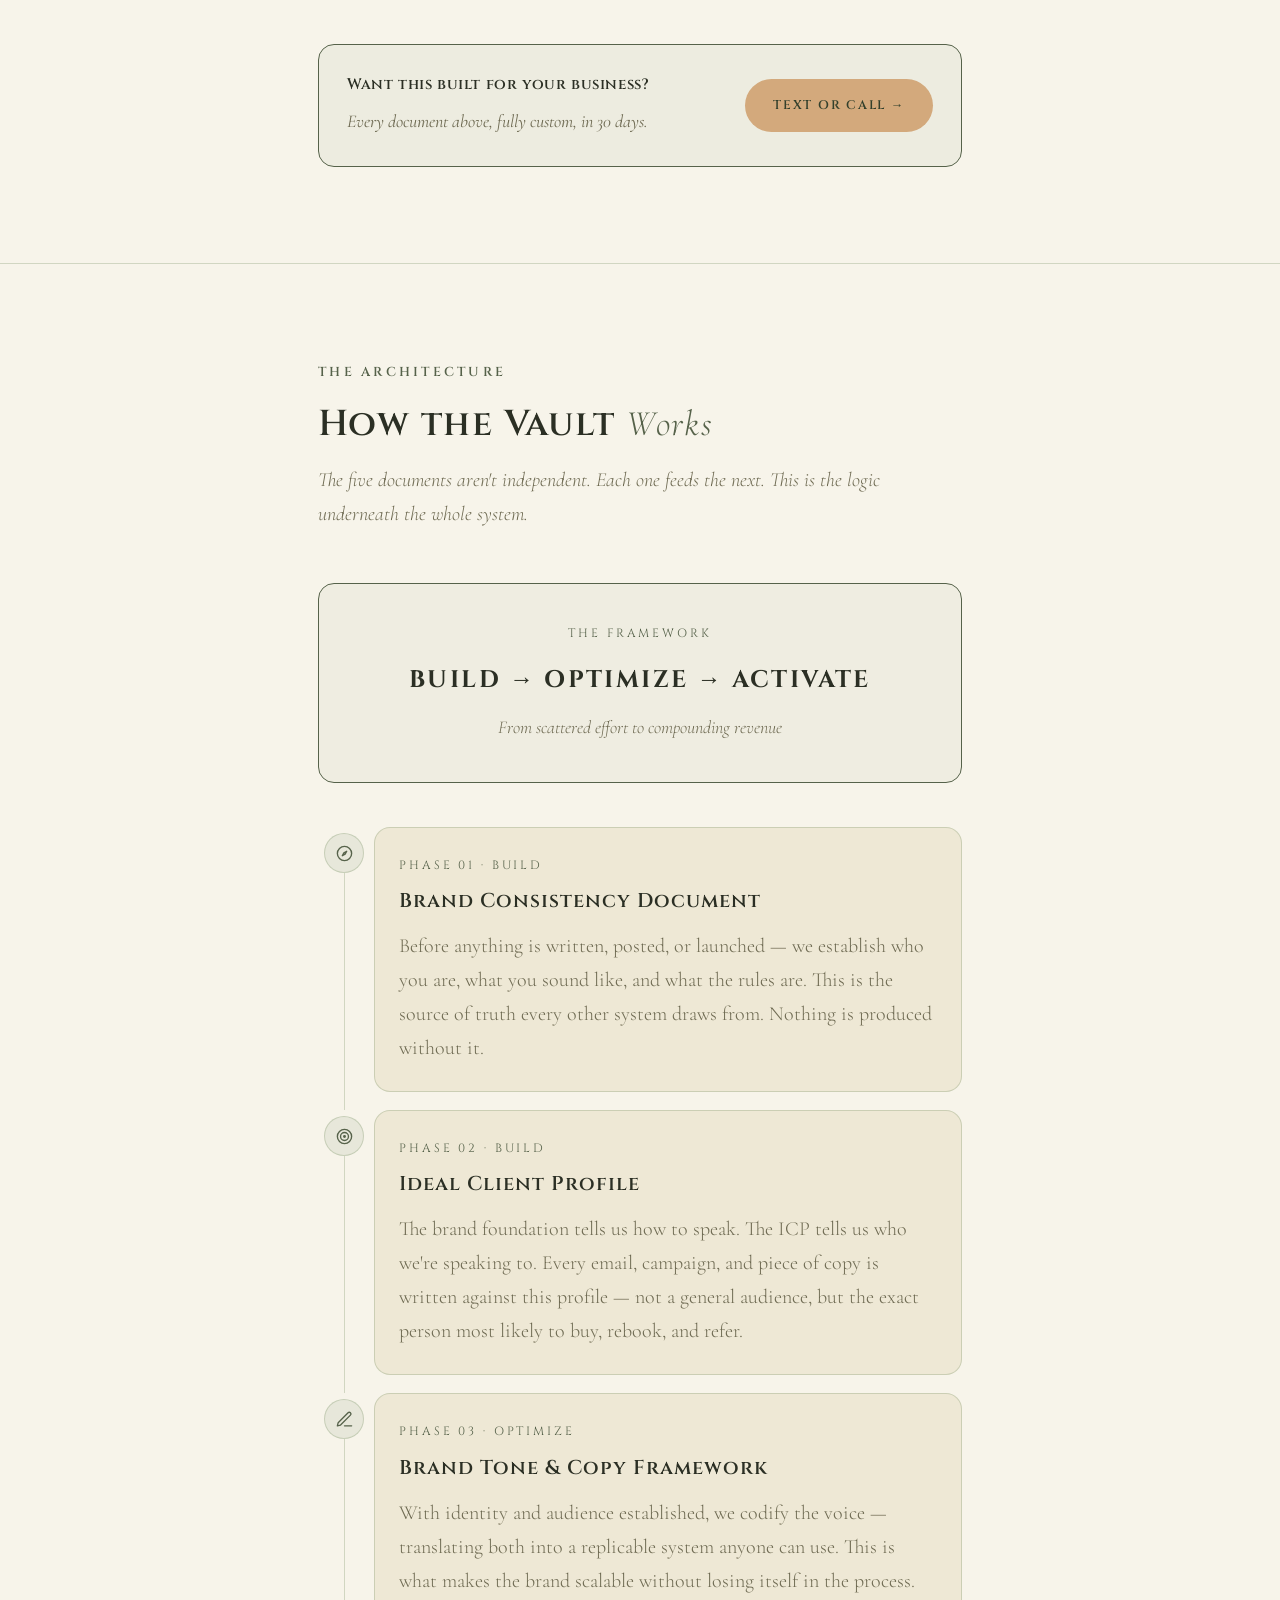
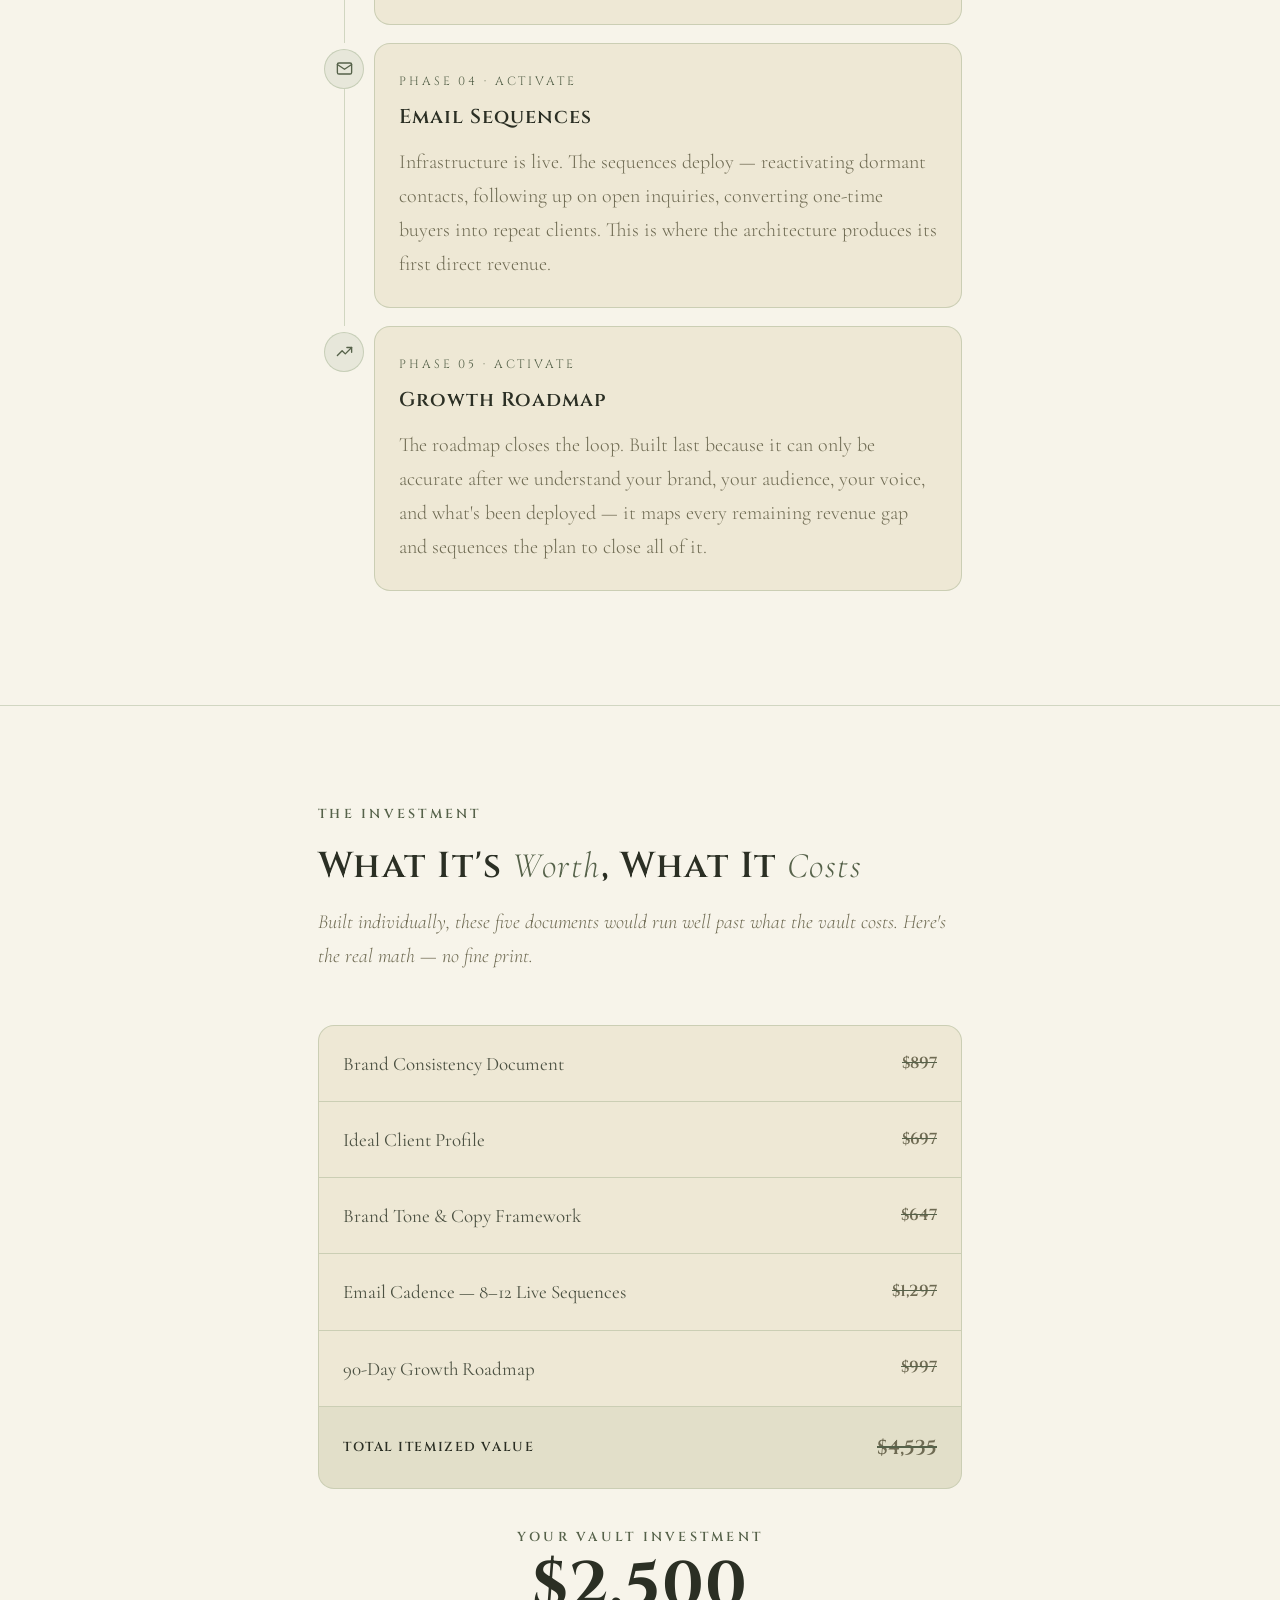
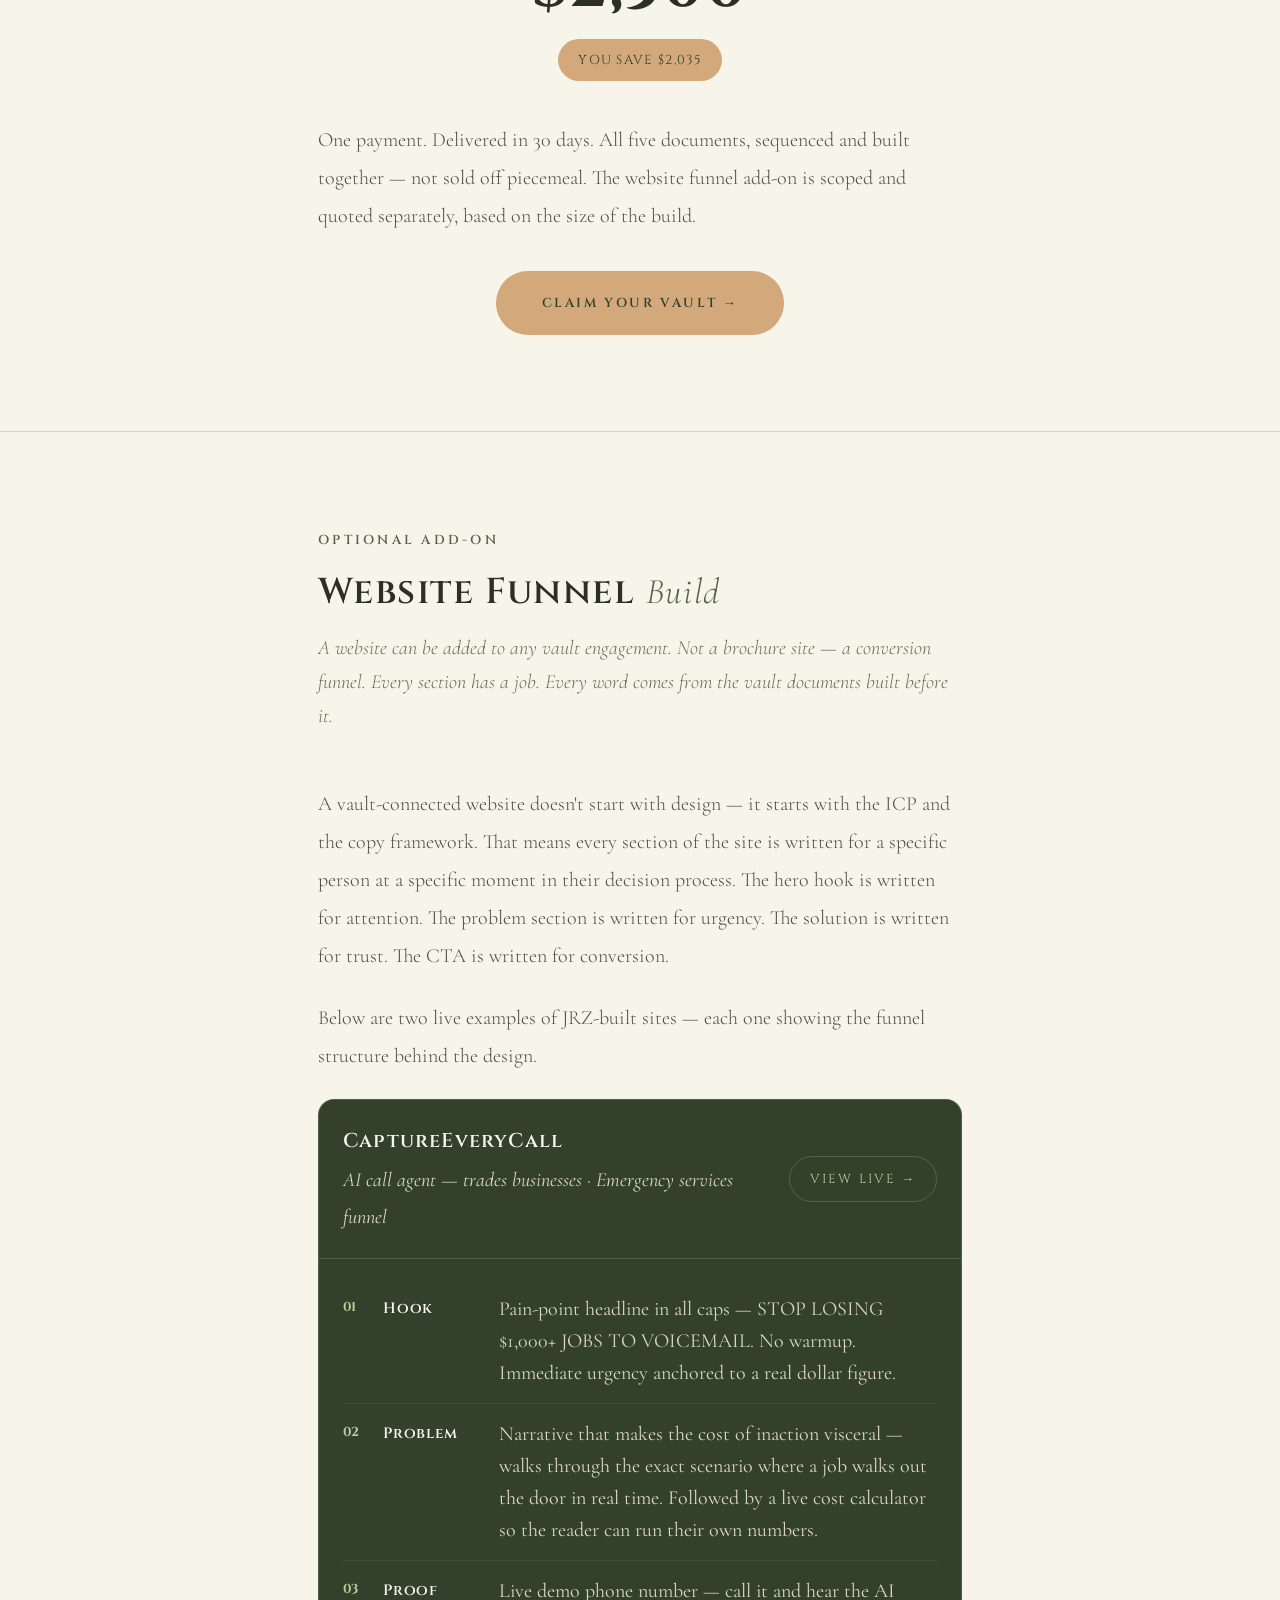
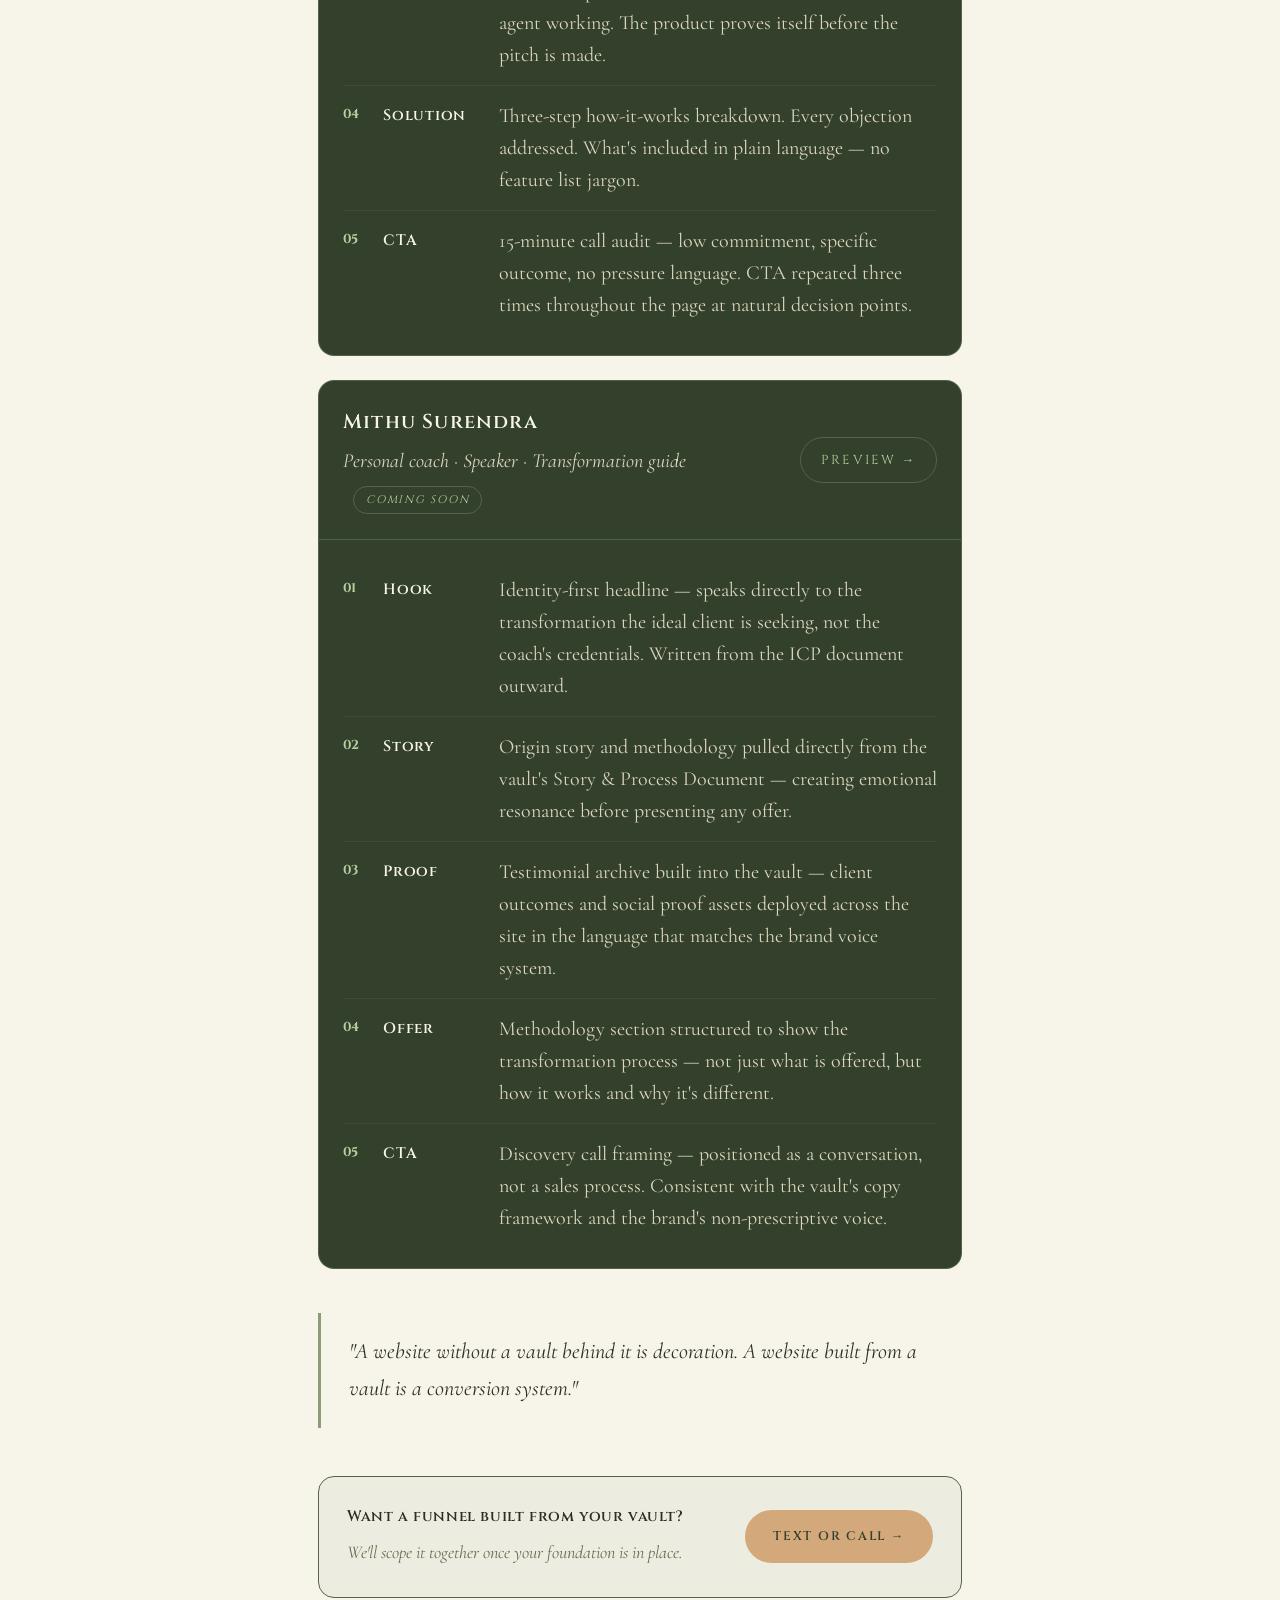
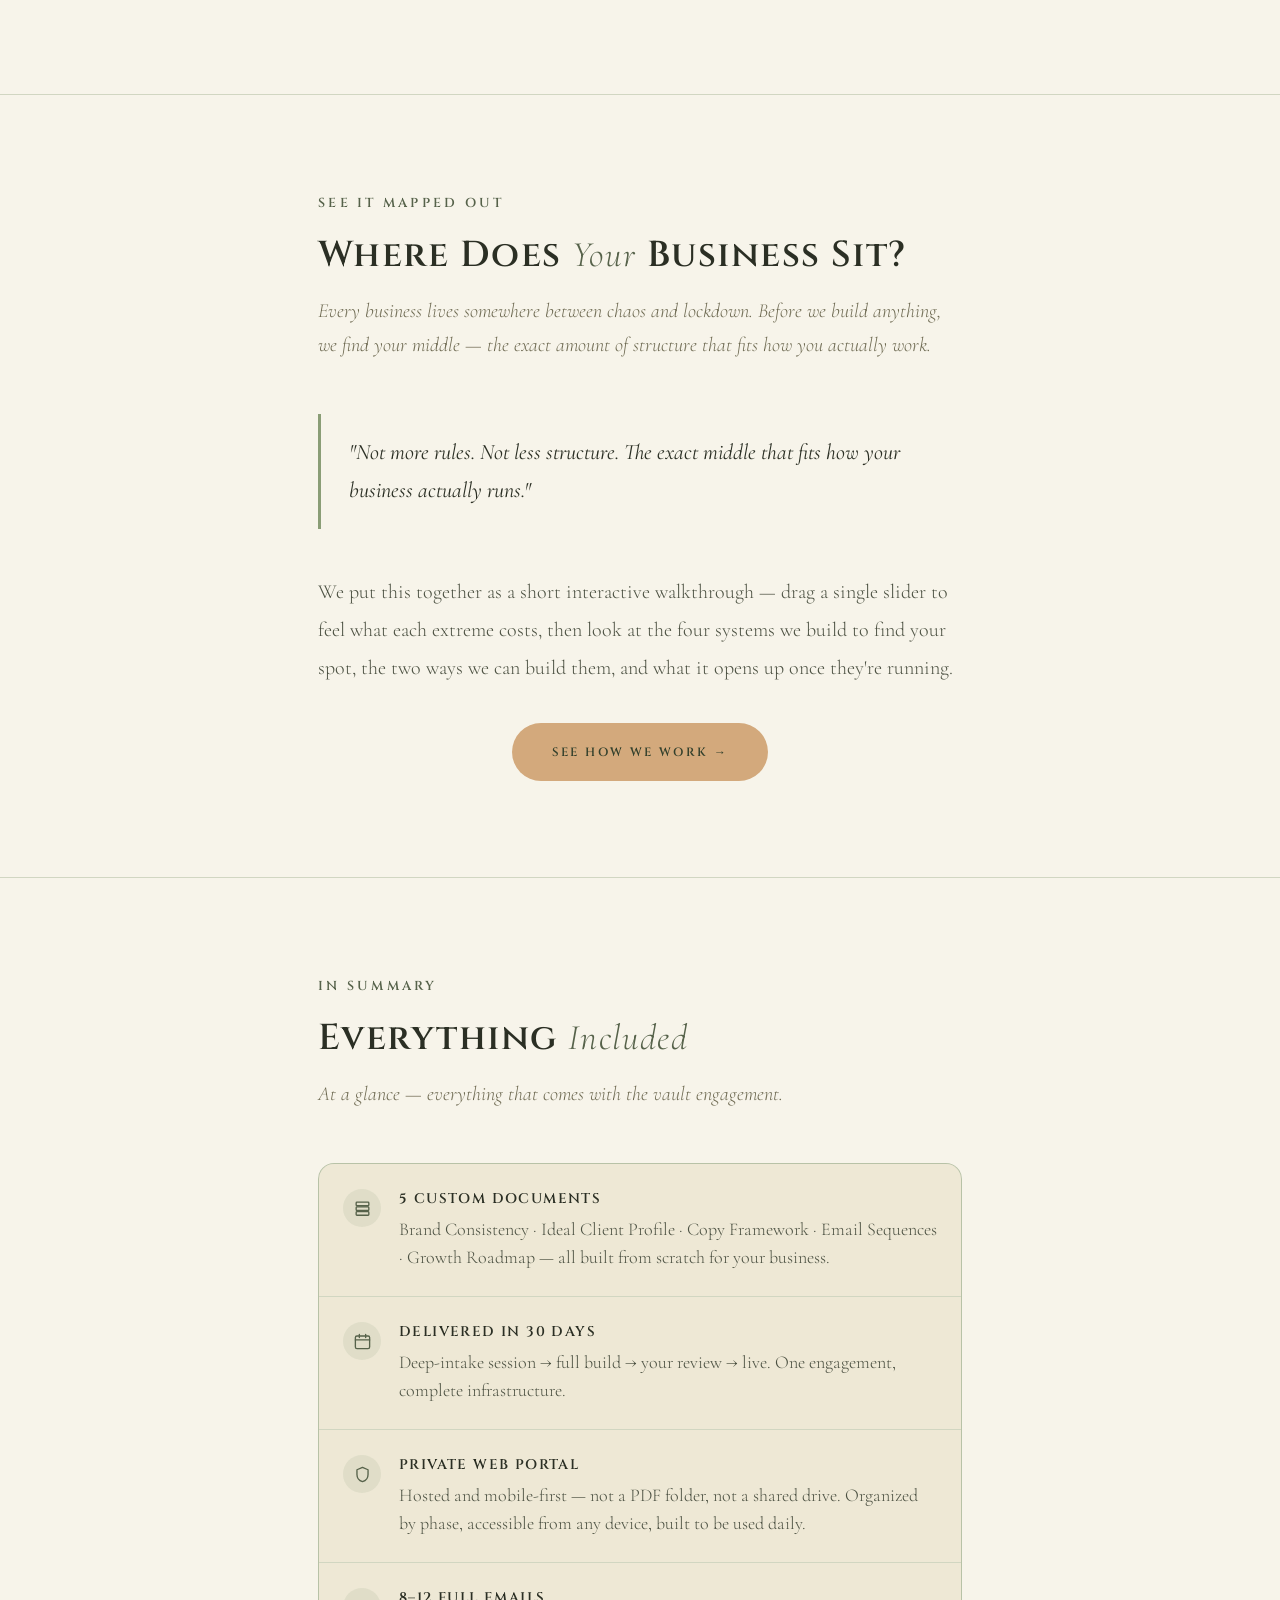
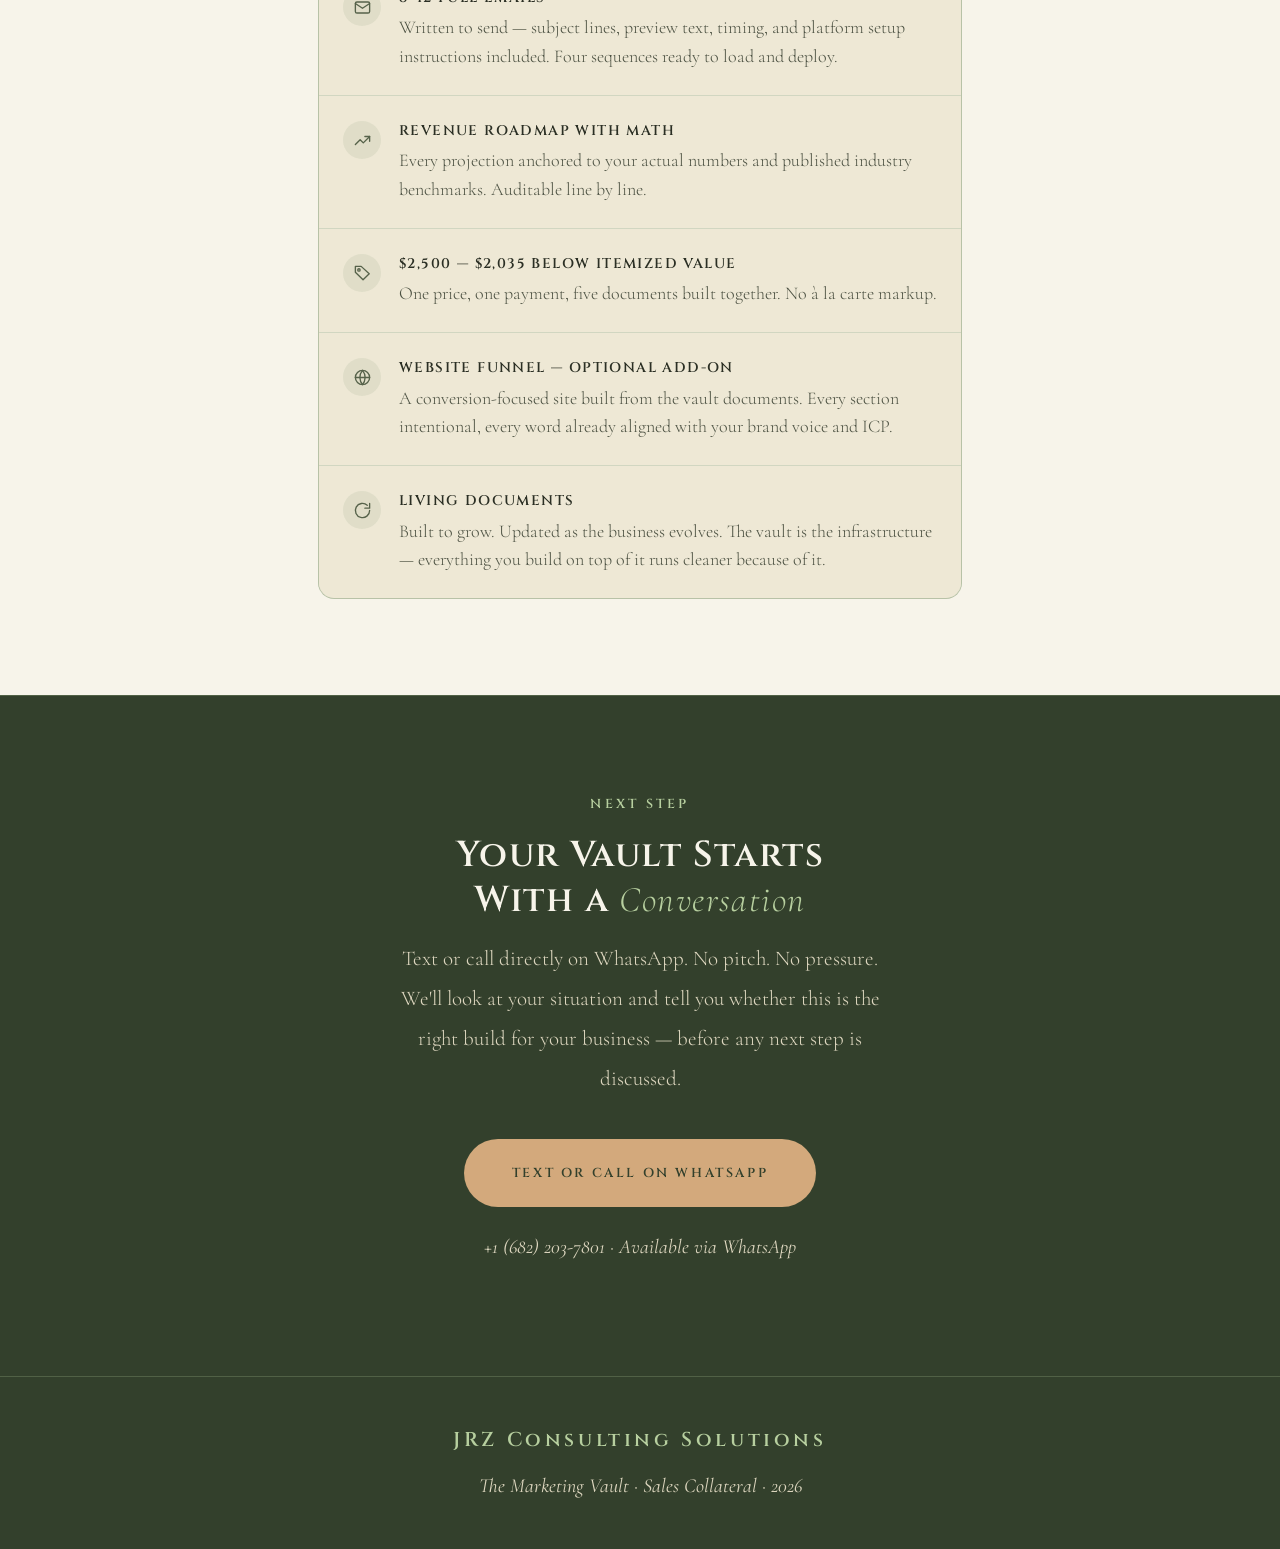
<file: vault.html>
<!DOCTYPE html>
<html lang="en">
<head>
<meta charset="UTF-8"/>
<meta name="viewport" content="width=device-width, initial-scale=1.0"/>
<title>The Marketing Vault — JRZ Consulting Solutions</title>
<link rel="preconnect" href="https://fonts.googleapis.com"/>
<link rel="preconnect" href="https://fonts.gstatic.com" crossorigin/>
<link href="https://fonts.googleapis.com/css2?family=Cinzel:wght@400;600;700;900&family=Cormorant+Garamond:ital,wght@0,300;0,400;0,500;0,600;1,300;1,400;1,500&display=swap" rel="stylesheet"/>
<style>
  *, *::before, *::after { box-sizing: border-box; margin: 0; padding: 0; }
  :root {
    --paper: #f7f4ea;
    --paper-dim: #eee8d5;
    --forest: #33402c;
    --sage: #8a9d76;
    --sage-light: #b7cf9f;
    --sage-dim: #56624a;
    --sage-rule: rgba(138,157,118,0.35);
    --clay: #ba8659;
    --clay-light: #d3a97c;
    --clay-lighter: #deba91;
    --cream: #f7f4ea;
    --cream-dim: #ddd6bf;
    --ink: #2b2f24;
    --ink-soft: #4c5142;
    --muted: #6e6a52;
    --radius: 16px;
    --radius-sm: 9px;
    --body-size: 20px;
    --lead-size: 24px;
    --small-size: 20px;
  }
  html { scroll-behavior: smooth; }
  body {
    background: var(--paper);
    color: var(--ink);
    font-family: 'Cormorant Garamond', serif;
    font-size: var(--body-size);
    line-height: 1.85;
    -webkit-font-smoothing: antialiased;
    overflow-x: hidden;
  }
  svg.icon { width: 26px; height: 26px; stroke: currentColor; fill: none; stroke-width: 1.7; stroke-linecap: round; stroke-linejoin: round; display: block; }
  /* ── CONTAINER ── */
  .wrap {
    width: 100%;
    max-width: 700px;
    margin: 0 auto;
    padding: 0 28px;
  }
  /* ── SECTIONS ── */
  .section {
    padding: 96px 0;
    border-top: 1px solid var(--sage-rule);
  }
  .section:first-of-type { border-top: none; }
  /* ── EYEBROW ── */
  .eyebrow {
    font-family: 'Cinzel', serif;
    font-size: 13px;
    font-weight: 600;
    letter-spacing: 0.25em;
    text-transform: uppercase;
    color: var(--sage-dim);
    display: block;
    margin-bottom: 18px;
  }
  /* ── HEADINGS ── */
  h1, h2, h3 {
    font-family: 'Cinzel', serif;
    letter-spacing: 0.04em;
    line-height: 1.22;
    color: var(--ink);
  }
  h1 {
    font-size: clamp(40px, 10vw, 66px);
    font-weight: 700;
    margin-bottom: 10px;
  }
  h1 em {
    font-family: 'Cormorant Garamond', serif;
    font-style: italic;
    font-weight: 300;
    color: var(--sage-light);
    font-size: 1.08em;
  }
  h2 {
    font-size: clamp(26px, 6vw, 36px);
    font-weight: 600;
    margin-bottom: 16px;
  }
  h2 em {
    font-family: 'Cormorant Garamond', serif;
    font-style: italic;
    font-weight: 300;
    color: var(--sage-dim);
  }
  h3 {
    font-size: 20px;
    font-weight: 600;
    letter-spacing: 0.06em;
    margin-bottom: 10px;
  }
  /* ── BODY TEXT ── */
  p {
    font-size: var(--body-size);
    font-weight: 300;
    color: var(--ink-soft);
    line-height: 1.9;
    margin-bottom: 24px;
  }
  p:last-child { margin-bottom: 0; }
  .lead {
    font-size: var(--lead-size);
    font-weight: 400;
    color: var(--ink);
    line-height: 1.8;
    margin-bottom: 30px;
  }
  .lead strong {
    color: var(--sage-dim);
    font-weight: 600;
  }
  .section-intro {
    font-size: 20px;
    font-style: italic;
    font-weight: 300;
    color: var(--muted);
    margin-bottom: 52px;
    line-height: 1.7;
  }
  /* ── PULL QUOTE ── */
  .pull-quote {
    border-left: 3px solid var(--sage);
    padding: 20px 0 20px 28px;
    margin: 44px 0;
  }
  .pull-quote p {
    font-size: 22px;
    font-style: italic;
    font-weight: 400;
    color: var(--ink);
    line-height: 1.7;
    margin: 0;
  }
  /* ── SCROLL REVEAL ── */
  .reveal {
    opacity: 0;
    transform: translateY(20px);
    transition: opacity 0.8s ease, transform 0.8s ease;
  }
  .reveal.visible {
    opacity: 1;
    transform: translateY(0);
  }
  @media (prefers-reduced-motion: reduce) {
    .reveal { opacity: 1; transform: none; transition: none; }
  }
  /* ── PROGRESS TRACKER ── */
  .tracker {
    position: sticky;
    top: 0;
    z-index: 40;
    background: rgba(247,244,234,0.92);
    backdrop-filter: blur(6px);
    border-bottom: 1px solid var(--sage-rule);
    opacity: 0;
    visibility: hidden;
    transform: translateY(-100%);
    transition: opacity 0.4s ease, transform 0.4s ease;
    pointer-events: none;
  }
  .tracker.visible { opacity: 1; visibility: visible; transform: translateY(0); pointer-events: auto; }
  .tracker-inner {
    max-width: 700px;
    margin: 0 auto;
    display: flex;
    align-items: center;
    justify-content: space-between;
    padding: 14px 28px;
    gap: 6px;
    overflow-x: auto;
  }
  .tracker-step {
    display: flex;
    align-items: center;
    gap: 8px;
    text-decoration: none;
    flex-shrink: 0;
    padding: 4px 2px;
  }
  .tracker-dot {
    width: 8px; height: 8px; border-radius: 50%;
    background: var(--sage-rule);
    transition: background 0.3s ease, transform 0.3s ease;
    flex-shrink: 0;
  }
  .tracker-step.active .tracker-dot { background: var(--sage); transform: scale(1.3); }
  .tracker-label {
    font-family: 'Cinzel', serif;
    font-size: 10.5px;
    letter-spacing: 0.1em;
    text-transform: uppercase;
    color: var(--muted);
    white-space: nowrap;
    transition: color 0.3s ease;
  }
  .tracker-step.active .tracker-label { color: var(--ink); font-weight: 600; }
  .tracker-line {
    flex: 1;
    height: 1px;
    background: var(--sage-rule);
    margin: 0 2px;
    min-width: 10px;
  }
  @media (max-width: 620px) {
    .tracker-label { display: none; }
    .tracker-inner { justify-content: center; gap: 10px; padding: 14px 20px; }
  }
  /* ── HERO ── */
  .hero {
    padding: 110px 0 96px;
    text-align: center;
    border-top: none;
    background: var(--forest);
    color: var(--cream);
  }
  .hero h1 { color: var(--cream); }
  .hero-rule {
    width: 1px;
    height: 64px;
    background: linear-gradient(to bottom, transparent, var(--sage-light));
    margin: 0 auto 40px;
  }
  .brand-mark {
    font-family: 'Cinzel', serif;
    font-size: 13px;
    letter-spacing: 0.3em;
    text-transform: uppercase;
    color: var(--sage-light);
    margin-bottom: 40px;
  }
  .hero-sub {
    font-size: 22px;
    font-weight: 300;
    font-style: italic;
    color: var(--cream-dim);
    max-width: 500px;
    margin: 32px auto 0;
    line-height: 1.7;
  }
  .divider-label {
    display: flex;
    align-items: center;
    gap: 18px;
    margin: 56px auto 0;
    max-width: 340px;
  }
  .divider-label::before,
  .divider-label::after {
    content: '';
    flex: 1;
    height: 1px;
    background: rgba(183,207,159,0.3);
  }
  .divider-label span {
    font-family: 'Cinzel', serif;
    font-size: 12px;
    letter-spacing: 0.24em;
    color: var(--sage-light);
    text-transform: uppercase;
    white-space: nowrap;
  }
  /* ── STEP ONE BADGE ── */
  .step-badge {
    display: inline-flex;
    align-items: center;
    gap: 14px;
    border: 1px solid var(--sage-rule);
    border-radius: var(--radius-sm);
    padding: 14px 22px;
    margin-bottom: 36px;
    background: var(--paper-dim);
  }
  .step-badge-num {
    font-family: 'Cinzel', serif;
    font-size: 28px;
    font-weight: 700;
    color: var(--sage-dim);
    line-height: 1;
  }
  .step-badge-text {
    text-align: left;
  }
  .step-badge-text strong {
    font-family: 'Cinzel', serif;
    font-size: 11px;
    font-weight: 600;
    letter-spacing: 0.18em;
    text-transform: uppercase;
    color: var(--ink);
    display: block;
  }
  .step-badge-text span {
    font-size: 14px;
    font-style: italic;
    color: var(--muted);
  }
  /* ── CHAOS → CLARITY VISUAL ── */
  .relief-visual {
    margin: 44px 0 8px;
    border: 1px solid var(--sage-rule);
    border-radius: var(--radius);
    background: var(--paper-dim);
    padding: 32px 24px 24px;
  }
  .relief-visual svg { width: 100%; height: auto; display: block; }
  .relief-caption {
    display: flex;
    justify-content: space-between;
    margin-top: 6px;
    padding: 0 4px;
  }
  .relief-caption span {
    font-family: 'Cinzel', serif;
    font-size: 11px;
    letter-spacing: 0.16em;
    text-transform: uppercase;
  }
  .relief-caption .from { color: #a15f42; }
  .relief-caption .to { color: var(--sage-dim); }
  /* ── EXPAND HINT ── */
  .expand-hint {
    display: flex;
    align-items: center;
    gap: 12px;
    background: rgba(138,157,118,0.12);
    border: 1px solid var(--sage-rule);
    border-radius: 999px;
    padding: 13px 22px;
    margin-bottom: 40px;
  }
  .expand-hint-icon {
    flex-shrink: 0;
    width: 30px; height: 30px;
    border-radius: 50%;
    background: var(--sage-dim);
    color: var(--cream);
    display: flex; align-items: center; justify-content: center;
    animation: hintBounce 2.2s ease-in-out infinite;
  }
  .expand-hint-icon svg { width: 15px; height: 15px; }
  .expand-hint span {
    font-size: 17px;
    font-style: italic;
    color: var(--ink-soft);
    line-height: 1.5;
  }
  .expand-hint strong {
    color: var(--ink);
    font-weight: 600;
    font-style: normal;
  }
  @keyframes hintBounce {
    0%, 100% { transform: translateY(0); }
    50% { transform: translateY(3px); }
  }
  @media (prefers-reduced-motion: reduce) {
    .expand-hint-icon { animation: none; }
  }
  @media (max-width: 560px) {
    .expand-hint { border-radius: var(--radius); align-items: flex-start; }
  }
  /* ── ACCORDION ── */
  .accordion {
    border: 1px solid var(--sage-rule);
    border-radius: var(--radius);
    margin-bottom: 20px;
    background: var(--paper-dim);
    overflow: hidden;
  }
  .accordion-header {
    width: 100%;
    background: none;
    border: none;
    padding: 28px 28px;
    display: flex;
    align-items: flex-start;
    gap: 18px;
    cursor: pointer;
    text-align: left;
    transition: background 0.2s;
  }
  .accordion-header:hover {
    background: rgba(138,157,118,0.08);
  }
  .accordion-icon {
    flex-shrink: 0;
    width: 44px; height: 44px;
    border-radius: 50%;
    background: rgba(138,157,118,0.14);
    display: flex; align-items: center; justify-content: center;
    color: var(--sage-dim);
    margin-top: 2px;
  }
  .accordion-icon svg { width: 22px; height: 22px; }
  .accordion-num {
    font-family: 'Cinzel', serif;
    font-size: 13px;
    font-weight: 600;
    letter-spacing: 0.18em;
    color: var(--sage-dim);
    flex-shrink: 0;
    margin-top: 4px;
    width: 26px;
  }
  .accordion-title-block {
    flex: 1;
  }
  .accordion-tag {
    font-family: 'Cinzel', serif;
    font-size: 11px;
    letter-spacing: 0.2em;
    text-transform: uppercase;
    color: var(--sage-dim);
    display: block;
    margin-bottom: 6px;
  }
  .accordion-title {
    font-family: 'Cinzel', serif;
    font-size: 20px;
    font-weight: 600;
    letter-spacing: 0.05em;
    color: var(--ink);
    line-height: 1.3;
  }
  .accordion-summary {
    font-size: 20px;
    font-style: italic;
    color: var(--muted);
    margin-top: 6px;
    line-height: 1.55;
    font-weight: 300;
  }
  .accordion-arrow {
    font-size: 22px;
    color: var(--sage-dim);
    flex-shrink: 0;
    transition: transform 0.3s;
    margin-top: 2px;
    line-height: 1;
  }
  .accordion.open .accordion-arrow {
    transform: rotate(180deg);
  }
  .accordion.open {
    border-color: var(--sage-dim);
  }
  .accordion-body {
    display: none;
    padding: 0 28px 32px 88px;
    border-top: 1px solid var(--sage-rule);
  }
  /* ── MOBILE ACCORDION OVERRIDES ── */
  @media (max-width: 600px) {
    .accordion-header {
      padding: 26px 20px 22px 20px;
      flex-wrap: wrap;
      gap: 14px;
    }
    .accordion-num { display: none; }
    .accordion-title-block {
      width: 100%;
      flex: none;
      padding-right: 0;
    }
    .accordion-tag {
      font-size: 11px;
      margin-bottom: 8px;
    }
    .accordion-title {
      font-size: 22px;
      line-height: 1.35;
    }
    .accordion-summary {
      display: none;
    }
    .accordion-arrow {
      width: 100%;
      text-align: right;
      font-size: 24px;
      margin-top: 4px;
      display: block;
    }
    .accordion-body {
      padding: 0 20px 28px 20px;
    }
    .accordion-body p {
      font-size: 20px;
    }
    /* Bar chart mobile fix */
    .bar-chart {
      gap: 4px;
      height: 100px;
    }
    .bar-val {
      font-size: 10px;
      letter-spacing: 0;
    }
    .bar-name {
      font-size: 10px;
      line-height: 1.2;
    }
    .graph-preview {
      padding: 20px 14px;
      overflow-x: hidden;
    }
    /* Site example header mobile fix */
    .site-example-header {
      flex-direction: column;
      align-items: flex-start;
      gap: 14px;
      padding: 20px 20px;
    }
    .site-link-btn {
      width: 100%;
      text-align: center;
      padding: 14px 18px;
    }
  }
  .accordion.open .accordion-body {
    display: block;
  }
  .accordion-body p {
    font-size: 20px;
    margin-top: 20px;
    margin-bottom: 16px;
  }
  .depth-note {
    font-size: 20px;
    font-style: italic;
    color: var(--sage-dim);
    border-top: 1px solid var(--sage-rule);
    padding-top: 14px;
    margin-top: 8px;
    line-height: 1.6;
  }
  /* ── FUNNEL SPINE ── */
  .funnel-item {
    display: flex;
    gap: 0;
    position: relative;
  }
  .funnel-spine {
    display: flex;
    flex-direction: column;
    align-items: center;
    flex-shrink: 0;
    width: 52px;
  }
  .funnel-dot {
    width: 40px;
    height: 40px;
    border-radius: 50%;
    background: rgba(138,157,118,0.14);
    border: 1px solid var(--sage-rule);
    color: var(--sage-dim);
    display: flex; align-items: center; justify-content: center;
    flex-shrink: 0;
    margin-top: 6px;
    z-index: 1;
  }
  .funnel-dot svg { width: 19px; height: 19px; }
  .funnel-line {
    width: 1px;
    flex: 1;
    background: var(--sage-rule);
    min-height: 24px;
  }
  .funnel-item:last-child .funnel-line { display: none; }
  .funnel-content {
    flex: 1;
    background: var(--paper-dim);
    border: 1px solid var(--sage-rule);
    border-radius: var(--radius);
    padding: 26px 24px;
    margin-bottom: 18px;
    margin-left: 4px;
  }
  .funnel-phase-label {
    font-family: 'Cinzel', serif;
    font-size: 12px;
    letter-spacing: 0.24em;
    text-transform: uppercase;
    color: var(--sage-dim);
    margin-bottom: 6px;
    display: block;
  }
  .funnel-phase-title {
    font-family: 'Cinzel', serif;
    font-size: 20px;
    font-weight: 600;
    color: var(--ink);
    margin-bottom: 10px;
    letter-spacing: 0.05em;
  }
  .funnel-content p {
    font-size: 20px;
    color: var(--muted);
    margin: 0;
    line-height: 1.7;
  }
  /* ── FRAMEWORK BOX ── */
  .framework-box {
    border: 1px solid var(--sage-dim);
    border-radius: var(--radius);
    padding: 38px 28px;
    text-align: center;
    margin: 0 0 44px;
    background: rgba(138,157,118,0.08);
  }
  .framework-label {
    font-family: 'Cinzel', serif;
    font-size: 12px;
    letter-spacing: 0.24em;
    text-transform: uppercase;
    color: var(--sage-dim);
    display: block;
    margin-bottom: 14px;
  }
  .framework-name {
    font-family: 'Cinzel', serif;
    font-size: 24px;
    font-weight: 700;
    letter-spacing: 0.1em;
    color: var(--ink);
    margin-bottom: 8px;
  }
  .framework-sub {
    font-size: 18px;
    font-style: italic;
    font-weight: 300;
    color: var(--muted);
  }
  /* ── GRAPH PREVIEW ── */
  .graph-preview {
    background: var(--forest);
    border: 1px solid var(--sage-rule);
    border-radius: var(--radius);
    padding: 28px 24px;
    margin: 32px 0;
  }
  .graph-label {
    font-family: 'Cinzel', serif;
    font-size: 13px;
    letter-spacing: 0.2em;
    text-transform: uppercase;
    color: var(--sage-light);
    margin-bottom: 20px;
    display: block;
  }
  /* Bar chart */
  .bar-chart {
    display: flex;
    align-items: flex-end;
    gap: 10px;
    height: 120px;
    margin-bottom: 12px;
  }
  .bar-wrap {
    flex: 1;
    display: flex;
    flex-direction: column;
    align-items: center;
    gap: 6px;
    height: 100%;
    justify-content: flex-end;
  }
  .bar {
    width: 100%;
    background: var(--sage-dim);
    border-radius: 4px 4px 0 0;
    transition: background 0.2s;
    position: relative;
  }
  .bar.highlight { background: var(--sage); }
  .bar-val {
    font-family: 'Cinzel', serif;
    font-size: 13px;
    color: var(--sage-light);
    font-weight: 600;
  }
  .bar-name {
    font-size: 13px;
    color: var(--cream-dim);
    text-align: center;
    line-height: 1.3;
  }
  .graph-note {
    font-size: 20px;
    font-style: italic;
    color: var(--cream-dim);
    margin-top: 8px;
    text-align: center;
  }
  /* Roadmap phases */
  .phase-row {
    display: flex;
    gap: 6px;
    margin-bottom: 8px;
  }
  .phase-block {
    flex: 1;
    padding: 10px 8px;
    border-radius: var(--radius-sm);
    text-align: center;
    background: rgba(138,157,118,0.1);
    border: 1px solid var(--sage-rule);
  }
  .phase-block.active {
    background: var(--sage-dim);
    border-color: var(--sage);
  }
  .phase-block-label {
    font-family: 'Cinzel', serif;
    font-size: 12px;
    letter-spacing: 0.14em;
    text-transform: uppercase;
    color: var(--cream-dim);
    display: block;
    margin-bottom: 3px;
  }
  .phase-block-val {
    font-family: 'Cinzel', serif;
    font-size: 17px;
    font-weight: 700;
    color: var(--sage-light);
  }
  /* ── WEBSITE FUNNEL SECTION ── */
  .site-example {
    border: 1px solid var(--sage-rule);
    border-radius: var(--radius);
    background: var(--forest);
    margin-bottom: 24px;
    overflow: hidden;
  }
  .site-example-header {
    padding: 22px 24px;
    display: flex;
    align-items: center;
    justify-content: space-between;
    gap: 16px;
  }
  .site-example-name {
    font-family: 'Cinzel', serif;
    font-size: 20px;
    font-weight: 600;
    color: var(--cream);
    letter-spacing: 0.06em;
  }
  .site-example-type {
    font-size: 20px;
    font-style: italic;
    color: var(--cream-dim);
    margin-top: 3px;
  }
  .site-link-btn {
    font-family: 'Cinzel', serif;
    font-size: 13px;
    letter-spacing: 0.16em;
    text-transform: uppercase;
    color: var(--sage-light);
    border: 1px solid var(--sage-dim);
    border-radius: 999px;
    padding: 10px 20px;
    text-decoration: none;
    white-space: nowrap;
    flex-shrink: 0;
    transition: background 0.2s, color 0.2s;
  }
  .site-link-btn:hover {
    background: var(--sage-dim);
    color: var(--cream);
  }
  .site-funnel-steps {
    border-top: 1px solid var(--sage-rule);
    padding: 20px 24px;
  }
  .funnel-step-row {
    display: flex;
    align-items: flex-start;
    gap: 16px;
    padding: 14px 0;
    border-bottom: 1px solid rgba(138,157,118,0.14);
  }
  .funnel-step-row:last-child { border-bottom: none; }
  .funnel-step-num {
    font-family: 'Cinzel', serif;
    font-size: 13px;
    font-weight: 700;
    color: var(--sage-light);
    flex-shrink: 0;
    width: 24px;
    margin-top: 2px;
  }
  .funnel-step-name {
    font-family: 'Cinzel', serif;
    font-size: 15px;
    font-weight: 600;
    color: var(--cream);
    letter-spacing: 0.05em;
    flex-shrink: 0;
    width: 100px;
    margin-top: 2px;
  }
  .funnel-step-desc {
    font-size: 20px;
    color: var(--cream-dim);
    line-height: 1.6;
  }
  @media (max-width: 480px) {
    .funnel-step-row { flex-direction: column; gap: 4px; }
    .funnel-step-name { width: auto; }
  }
  .coming-soon-badge {
    display: inline-block;
    font-family: 'Cinzel', serif;
    font-size: 11px;
    letter-spacing: 0.16em;
    text-transform: uppercase;
    color: var(--sage-light);
    border: 1px solid var(--sage-dim);
    border-radius: 999px;
    padding: 3px 12px;
    margin-left: 10px;
    vertical-align: middle;
  }
  /* ── SUMMARY GRID ── */
  .summary-grid {
    display: flex;
    flex-direction: column;
    gap: 1px;
    background: var(--sage-rule);
    border: 1px solid var(--sage-rule);
    border-radius: var(--radius);
    overflow: hidden;
    margin-top: 40px;
  }
  .summary-row {
    display: flex;
    align-items: flex-start;
    gap: 18px;
    padding: 24px 24px;
    background: var(--paper-dim);
  }
  .summary-icon {
    flex-shrink: 0;
    width: 38px; height: 38px;
    border-radius: 50%;
    background: rgba(138,157,118,0.14);
    color: var(--sage-dim);
    display: flex; align-items: center; justify-content: center;
    margin-top: 1px;
  }
  .summary-icon svg { width: 19px; height: 19px; }
  .summary-text {
    font-size: 18px;
    font-weight: 300;
    color: var(--ink-soft);
    line-height: 1.6;
  }
  .summary-text strong {
    font-family: 'Cinzel', serif;
    font-size: 14px;
    font-weight: 600;
    letter-spacing: 0.1em;
    text-transform: uppercase;
    color: var(--ink);
    display: block;
    margin-bottom: 4px;
  }
  /* ── INVESTMENT / PRICE ANCHOR ── */
  .value-stack {
    border: 1px solid var(--sage-rule);
    border-radius: var(--radius);
    background: var(--paper-dim);
    overflow: hidden;
    margin-top: 8px;
  }
  .value-row {
    display: flex;
    justify-content: space-between;
    align-items: center;
    gap: 16px;
    padding: 20px 24px;
    border-bottom: 1px solid var(--sage-rule);
  }
  .value-row:last-child { border-bottom: none; }
  .value-row-name {
    font-size: 19px;
    color: var(--ink-soft);
  }
  .value-row-price {
    font-family: 'Cinzel', serif;
    font-size: 16px;
    font-weight: 600;
    color: var(--muted);
    text-decoration: line-through;
    text-decoration-color: var(--sage-dim);
    white-space: nowrap;
  }
  .value-row.total {
    background: rgba(138,157,118,0.12);
    padding: 22px 24px;
  }
  .value-row.total .value-row-name {
    font-family: 'Cinzel', serif;
    font-size: 13px;
    font-weight: 600;
    letter-spacing: 0.12em;
    text-transform: uppercase;
    color: var(--ink);
  }
  .value-row.total .value-row-price {
    font-size: 20px;
  }
  .price-reveal {
    text-align: center;
    margin-top: 36px;
  }
  .price-reveal-num {
    font-family: 'Cinzel', serif;
    font-size: clamp(48px, 10vw, 64px);
    font-weight: 700;
    color: var(--ink);
    letter-spacing: 0.02em;
    line-height: 1;
    margin: 6px 0 14px;
  }
  .price-reveal-save {
    display: inline-block;
    font-family: 'Cinzel', serif;
    font-size: 13px;
    letter-spacing: 0.1em;
    text-transform: uppercase;
    color: var(--forest);
    background: var(--clay-light);
    border-radius: 999px;
    padding: 9px 20px;
    margin-top: 6px;
  }
  /* ── MID-PAGE CTA ── */
  .mid-cta {
    display: flex;
    align-items: center;
    justify-content: space-between;
    gap: 20px;
    flex-wrap: wrap;
    margin-top: 48px;
    padding: 26px 28px;
    border: 1px solid var(--sage-dim);
    border-radius: var(--radius);
    background: rgba(138,157,118,0.09);
  }
  .mid-cta-text { flex: 1; min-width: 200px; }
  .mid-cta-text strong {
    font-family: 'Cinzel', serif;
    font-size: 15px;
    font-weight: 600;
    letter-spacing: 0.04em;
    color: var(--ink);
    display: block;
    margin-bottom: 4px;
  }
  .mid-cta-text span {
    font-size: 18px;
    font-style: italic;
    color: var(--muted);
  }
  .mid-cta-btn {
    font-family: 'Cinzel', serif;
    font-size: 12.5px;
    font-weight: 600;
    letter-spacing: 0.14em;
    text-transform: uppercase;
    color: var(--forest);
    background: var(--clay-light);
    border-radius: 999px;
    padding: 15px 28px;
    text-decoration: none;
    white-space: nowrap;
    flex-shrink: 0;
    transition: background 0.2s, transform 0.2s;
  }
  .mid-cta-btn:hover { background: var(--clay-lighter); transform: translateY(-1px); }
  @media (max-width: 560px) {
    .mid-cta { flex-direction: column; align-items: stretch; text-align: center; padding: 24px 22px; }
  }
  /* ── FLOATING CTA ── */
  .floating-cta {
    position: fixed;
    right: 24px;
    bottom: 24px;
    z-index: 60;
    display: flex;
    align-items: center;
    gap: 10px;
    background: var(--clay-light);
    color: var(--forest);
    border-radius: 999px;
    padding: 15px 24px 15px 16px;
    text-decoration: none;
    box-shadow: 0 6px 24px rgba(43,47,36,0.22);
    font-family: 'Cinzel', serif;
    font-size: 12.5px;
    font-weight: 600;
    letter-spacing: 0.1em;
    text-transform: uppercase;
    transition: background 0.2s, transform 0.2s, box-shadow 0.2s;
    animation: floatPulse 3.5s ease-in-out infinite;
  }
  .floating-cta svg { width: 20px; height: 20px; stroke-width: 2; flex-shrink: 0; }
  .floating-cta:hover { background: var(--clay-lighter); transform: translateY(-2px); box-shadow: 0 10px 30px rgba(43,47,36,0.28); }
  @keyframes floatPulse {
    0%, 100% { box-shadow: 0 6px 24px rgba(43,47,36,0.22); }
    50% { box-shadow: 0 6px 24px rgba(186,134,89,0.45); }
  }
  @media (max-width: 560px) {
    .floating-cta { right: 16px; bottom: 16px; padding: 13px 18px 13px 13px; font-size: 11px; gap: 8px; }
    .floating-cta svg { width: 18px; height: 18px; }
  }
  @media (prefers-reduced-motion: reduce) {
    .floating-cta { animation: none; }
  }
  /* ── CTA ── */
  .cta-section {
    text-align: center;
    padding: 96px 0 110px;
    border-top: 1px solid var(--sage-rule);
    background: var(--forest);
    color: var(--cream);
  }
  .cta-section h2 { color: var(--cream); }
  .cta-section h2 em { color: var(--sage-light); }
  .cta-section .eyebrow { color: var(--sage-light); }
  .cta-section p {
    max-width: 500px;
    margin: 0 auto 40px;
    font-size: 21px;
    color: var(--cream-dim);
  }
  .cta-btn {
    display: inline-block;
    font-family: 'Cinzel', serif;
    font-size: 13px;
    font-weight: 600;
    letter-spacing: 0.2em;
    text-transform: uppercase;
    color: var(--forest);
    background: var(--clay-light);
    border-radius: 999px;
    padding: 22px 48px;
    text-decoration: none;
    transition: background 0.2s, transform 0.2s;
  }
  .cta-btn:hover { background: var(--clay-lighter); transform: translateY(-1px); }
  .cta-note {
    display: block;
    font-size: 20px;
    font-style: italic;
    color: var(--cream-dim);
    margin-top: 22px;
  }
  /* ── FOOTER ── */
  .footer {
    border-top: 1px solid var(--sage-rule);
    padding: 44px 0;
    text-align: center;
    background: var(--forest);
  }
  .footer-brand {
    font-family: 'Cinzel', serif;
    font-size: 20px;
    font-weight: 600;
    letter-spacing: 0.18em;
    color: var(--sage-light);
    margin-bottom: 10px;
  }
  .footer-note {
    font-size: 20px;
    color: var(--cream-dim);
    font-style: italic;
  }
  /* ── INLINE RULE ── */
  .rule {
    width: 48px;
    height: 1px;
    background: var(--sage-dim);
    margin: 44px 0;
  }
</style>
</head>
<body>
<!-- ═══════════════════════════════════ ICON SPRITE -->
<svg style="display:none" aria-hidden="true">
  <symbol id="icon-compass" viewBox="0 0 24 24"><circle cx="12" cy="12" r="9"/><path d="M14.8 9.2l-2 3.6-3.6 2 2-3.6z"/></symbol>
  <symbol id="icon-target" viewBox="0 0 24 24"><circle cx="12" cy="12" r="9"/><circle cx="12" cy="12" r="5"/><circle cx="12" cy="12" r="1"/></symbol>
  <symbol id="icon-quill" viewBox="0 0 24 24"><path d="M12 20h9"/><path d="M16.5 3.5a2.12 2.12 0 013 3L7 19l-4 1 1-4z"/></symbol>
  <symbol id="icon-mail" viewBox="0 0 24 24"><rect x="3" y="5" width="18" height="14" rx="2"/><path d="M3 7l9 6 9-6"/></symbol>
  <symbol id="icon-map" viewBox="0 0 24 24"><path d="M3 17l6-6 4 4 8-8"/><path d="M15 7h6v6"/></symbol>
  <symbol id="icon-stack" viewBox="0 0 24 24"><rect x="4" y="4" width="16" height="4.5" rx="1"/><rect x="4" y="10" width="16" height="4.5" rx="1"/><rect x="4" y="16" width="16" height="4.5" rx="1"/></symbol>
  <symbol id="icon-calendar" viewBox="0 0 24 24"><rect x="3" y="5" width="18" height="16" rx="2"/><path d="M16 3v4M8 3v4M3 10h18"/></symbol>
  <symbol id="icon-lock" viewBox="0 0 24 24"><path d="M12 3l7 3v6c0 5-3.5 8-7 9-3.5-1-7-4-7-9V6z"/></symbol>
  <symbol id="icon-tag" viewBox="0 0 24 24"><path d="M20.5 12.3L12.7 20 3 10.3V3h7.3z"/><circle cx="7.5" cy="7.5" r="1.5"/></symbol>
  <symbol id="icon-globe" viewBox="0 0 24 24"><circle cx="12" cy="12" r="9"/><path d="M3 12h18"/><path d="M12 3a14 14 0 010 18M12 3a14 14 0 000 18"/></symbol>
  <symbol id="icon-loop" viewBox="0 0 24 24"><path d="M21 12a9 9 0 11-3-6.7"/><path d="M21 3v6h-6"/></symbol>
  <symbol id="icon-leaf" viewBox="0 0 24 24"><path d="M12 21c7-2 9-8 9-15-7 0-13 2-15 9 2 3 4 5 6 6z"/><path d="M9 15c3-3 6-6 12-11"/></symbol>
  <symbol id="icon-chat" viewBox="0 0 24 24"><path d="M21 11.5a8.38 8.38 0 01-.9 3.8 8.5 8.5 0 01-7.6 4.7 8.38 8.38 0 01-3.8-.9L3 21l1.9-5.7a8.38 8.38 0 01-.9-3.8 8.5 8.5 0 014.7-7.6 8.38 8.38 0 013.8-.9h.5a8.48 8.48 0 018 8v.5z"/></symbol>
  <symbol id="icon-expand" viewBox="0 0 24 24"><path d="M7 10l5 5 5-5"/></symbol>
</svg>
<!-- ═══════════════════════════════════ PROGRESS TRACKER -->
<nav class="tracker" id="tracker" aria-label="Page progress">
  <div class="tracker-inner">
    <a href="#why" class="tracker-step" data-target="why" aria-label="Jump to Problem section"><span class="tracker-dot"></span><span class="tracker-label">Problem</span></a>
    <div class="tracker-line"></div>
    <a href="#deliverables" class="tracker-step" data-target="deliverables" aria-label="Jump to Foundation section"><span class="tracker-dot"></span><span class="tracker-label">Foundation</span></a>
    <div class="tracker-line"></div>
    <a href="#architecture" class="tracker-step" data-target="architecture" aria-label="Jump to Architecture section"><span class="tracker-dot"></span><span class="tracker-label">Architecture</span></a>
    <div class="tracker-line"></div>
    <a href="#investment" class="tracker-step" data-target="investment" aria-label="Jump to Investment section"><span class="tracker-dot"></span><span class="tracker-label">Investment</span></a>
    <div class="tracker-line"></div>
    <a href="how-we-work.html" class="tracker-step" aria-label="Go to How We Work page"><span class="tracker-dot"></span><span class="tracker-label">How We Work</span></a>
    <div class="tracker-line"></div>
    <a href="#cta" class="tracker-step" data-target="cta" aria-label="Jump to Next Step section"><span class="tracker-dot"></span><span class="tracker-label">Next Step</span></a>
  </div>
</nav>
<!-- ═══════════════════════════════════ FLOATING CTA -->
<a href="https://wa.me/16822037801" target="_blank" rel="noopener noreferrer" class="floating-cta" aria-label="Text or call JRZ Consulting on WhatsApp">
  <svg class="icon"><use href="#icon-chat"/></svg>
  <span>Text or Call</span>
</a>
<!-- ═══════════════════════════════════ HERO -->
<section class="section hero">
  <div class="wrap">
    <div class="hero-rule"></div>
    <a href="index.html" style="display:inline-block;margin-bottom:22px;font-family:'Cinzel',serif;font-size:12px;letter-spacing:0.2em;text-transform:uppercase;color:var(--sage-light);text-decoration:none;">← All Services</a>
    <div class="brand-mark">JRZ Consulting Solutions</div>
    <h1>The Marketing<br><em>Vault</em></h1>
    <p class="hero-sub">The foundation every intentional marketing decision is built on — before a dollar is spent, before a word is written.</p>
    <div style="margin-top:28px;">
      <a href="espanol/vault.html" style="font-family:'Cinzel',serif; font-size:13px; font-weight:600; letter-spacing:0.18em; text-transform:uppercase; color:var(--sage-light); border:1px solid var(--sage-dim); border-radius:999px; padding:10px 22px; text-decoration:none; transition:opacity 0.2s;">🌐 &nbsp;Español</a>
    </div>
    <div class="divider-label"><span>What You're Getting</span></div>
  </div>
</section>
<!-- ═══════════════════════════════════ TLDR -->
<section class="section" id="tldr">
  <div class="wrap">
    <span class="eyebrow">TL;DR</span>
    <h2>The Whole Picture, <em>Fast</em></h2>
    <p style="font-size:20px; color:var(--muted); font-style:italic; margin-bottom:36px;">You're busy. Here's everything you need to know in under a minute — tap any line to go straight to that section.</p>
    <div style="display:flex; flex-direction:column; gap:0; border:1px solid var(--sage-rule); border-radius:var(--radius); overflow:hidden;">
      <a href="#why" style="display:flex; align-items:baseline; gap:16px; padding:20px 24px; background:var(--paper-dim); text-decoration:none; border-bottom:1px solid var(--sage-rule); transition:background 0.2s;">
        <span style="font-family:'Cinzel',serif; font-size:12px; color:var(--sage-dim); flex-shrink:0; width:20px;">→</span>
        <span style="font-size:20px; color:var(--ink-soft); line-height:1.6;">Your marketing isn't broken. Your <strong style="color:var(--ink); font-weight:500;">architecture</strong> is. The vault fixes the foundation before anything else gets built on top of it.</span>
      </a>
      <a href="#deliverables" style="display:flex; align-items:baseline; gap:16px; padding:20px 24px; background:var(--paper-dim); text-decoration:none; border-bottom:1px solid var(--sage-rule); transition:background 0.2s;">
        <span style="font-family:'Cinzel',serif; font-size:12px; color:var(--sage-dim); flex-shrink:0; width:20px;">→</span>
        <span style="font-size:20px; color:var(--ink-soft); line-height:1.6;">You get <strong style="color:var(--ink); font-weight:500;">five custom documents</strong> — brand identity, your ideal client profile, a copy system, 8–12 emails written to send, and a 90-day revenue roadmap with real math.</span>
      </a>
      <a href="#architecture" style="display:flex; align-items:baseline; gap:16px; padding:20px 24px; background:var(--paper-dim); text-decoration:none; border-bottom:1px solid var(--sage-rule); transition:background 0.2s;">
        <span style="font-family:'Cinzel',serif; font-size:12px; color:var(--sage-dim); flex-shrink:0; width:20px;">→</span>
        <span style="font-size:20px; color:var(--ink-soft); line-height:1.6;">They're not five separate files. They're a <strong style="color:var(--ink); font-weight:500;">sequenced system</strong> — each document feeds the next. Build → Optimize → Activate.</span>
      </a>
      <a href="#investment" style="display:flex; align-items:baseline; gap:16px; padding:20px 24px; background:var(--paper-dim); text-decoration:none; border-bottom:1px solid var(--sage-rule); transition:background 0.2s;">
        <span style="font-family:'Cinzel',serif; font-size:12px; color:var(--sage-dim); flex-shrink:0; width:20px;">→</span>
        <span style="font-size:20px; color:var(--ink-soft); line-height:1.6;">Priced separately, the five documents run <strong style="color:var(--ink); font-weight:500;">$4,535</strong>. Built together in the vault, it's <strong style="color:var(--ink); font-weight:500;">$2,500</strong>.</span>
      </a>
      <a href="#website" style="display:flex; align-items:baseline; gap:16px; padding:20px 24px; background:var(--paper-dim); text-decoration:none; border-bottom:1px solid var(--sage-rule); transition:background 0.2s;">
        <span style="font-family:'Cinzel',serif; font-size:12px; color:var(--sage-dim); flex-shrink:0; width:20px;">→</span>
        <span style="font-size:20px; color:var(--ink-soft); line-height:1.6;">A <strong style="color:var(--ink); font-weight:500;">conversion website</strong> can be added. Not a brochure — a funnel. See two live examples with the structure broken down section by section.</span>
      </a>
      <a href="how-we-work.html" style="display:flex; align-items:baseline; gap:16px; padding:20px 24px; background:var(--paper-dim); text-decoration:none; border-bottom:1px solid var(--sage-rule); transition:background 0.2s;">
        <span style="font-family:'Cinzel',serif; font-size:12px; color:var(--sage-dim); flex-shrink:0; width:20px;">→</span>
        <span style="font-size:20px; color:var(--ink-soft); line-height:1.6;">Not sure how much structure your business actually needs? <strong style="color:var(--ink); font-weight:500;">See how we find your middle</strong> — an interactive walkthrough, not a pitch.</span>
      </a>
      <a href="#summary" style="display:flex; align-items:baseline; gap:16px; padding:20px 24px; background:var(--paper-dim); text-decoration:none; border-bottom:1px solid var(--sage-rule); transition:background 0.2s;">
        <span style="font-family:'Cinzel',serif; font-size:12px; color:var(--sage-dim); flex-shrink:0; width:20px;">→</span>
        <span style="font-size:20px; color:var(--ink-soft); line-height:1.6;">Everything is <strong style="color:var(--ink); font-weight:500;">delivered in 30 days</strong> on a private mobile-first web portal. Not PDFs. Not a shared drive. A system you can actually use.</span>
      </a>
      <a href="https://wa.me/16822037801" target="_blank" rel="noopener noreferrer" style="display:flex; align-items:baseline; gap:16px; padding:20px 24px; background:rgba(138,157,118,0.12); text-decoration:none; transition:background 0.2s;">
        <span style="font-family:'Cinzel',serif; font-size:12px; color:var(--sage-dim); flex-shrink:0; width:20px;">→</span>
        <span style="font-size:20px; color:var(--ink); line-height:1.6; font-style:italic;">It starts with a conversation on WhatsApp. No pitch. No pressure. Just your situation and whether this is the right build for it. <strong style="color:var(--sage-dim); font-weight:600;">Text or call now.</strong></span>
      </a>
    </div>
  </div>
</section>
<!-- ═══════════════════════════════════ STEP ONE -->
<section class="section" id="why">
  <div class="wrap">
    <span class="eyebrow">Before Everything Else</span>
    <div class="step-badge reveal">
      <div class="step-badge-num">01</div>
      <div class="step-badge-text">
        <strong>The Foundation Your Marketing Is Missing</strong>
        <span>Before the website, the ads, the posts — this comes first.</span>
      </div>
    </div>
    <h2 class="lead">Most businesses don't have a marketing problem. They have an <strong>architecture problem.</strong></h2>
    <p>Energy gets spent. Posts go out. Ads run. A website gets built. But without a foundation — without a documented system that defines who you are, who you serve, and what every piece of communication is trying to do — none of it compounds. It just costs.</p>
    <!-- CHAOS → CLARITY VISUAL -->
    <div class="relief-visual reveal">
      <svg viewBox="0 0 640 200" xmlns="http://www.w3.org/2000/svg">
        <g stroke="#a15f42" stroke-width="1.3" opacity="0.55">
          <line x1="40" y1="50" x2="90" y2="95"/>
          <line x1="90" y1="95" x2="60" y2="140"/>
          <line x1="60" y1="140" x2="120" y2="120"/>
          <line x1="120" y1="120" x2="150" y2="60"/>
          <line x1="150" y1="60" x2="200" y2="90"/>
          <line x1="200" y1="90" x2="170" y2="150"/>
          <line x1="90" y1="95" x2="150" y2="60"/>
          <line x1="60" y1="140" x2="200" y2="90"/>
          <line x1="40" y1="50" x2="150" y2="60"/>
        </g>
        <g fill="#a15f42">
          <circle cx="40" cy="50" r="5"/>
          <circle cx="90" cy="95" r="6"/>
          <circle cx="60" cy="140" r="4.5"/>
          <circle cx="120" cy="120" r="5.5"/>
          <circle cx="150" cy="60" r="5"/>
          <circle cx="200" cy="90" r="6.5"/>
          <circle cx="170" cy="150" r="4.5"/>
        </g>
        <path d="M255 100 C 320 60, 340 140, 400 100" stroke="#c9b489" stroke-width="1.5" fill="none" stroke-dasharray="2 7" stroke-linecap="round" opacity="0.8"/>
        <path d="M392 92l10 8-10 8" stroke="#8a9d76" stroke-width="1.8" fill="none" stroke-linecap="round" stroke-linejoin="round"/>
        <g stroke="var(--sage)" stroke-width="1.3" opacity="0.6">
          <line x1="440" y1="50" x2="500" y2="50"/>
          <line x1="500" y1="50" x2="560" y2="50"/>
          <line x1="440" y1="100" x2="500" y2="100"/>
          <line x1="500" y1="100" x2="560" y2="100"/>
          <line x1="440" y1="150" x2="500" y2="150"/>
          <line x1="500" y1="150" x2="560" y2="150"/>
          <line x1="440" y1="50" x2="440" y2="150"/>
          <line x1="500" y1="50" x2="500" y2="150"/>
          <line x1="560" y1="50" x2="560" y2="150"/>
        </g>
        <g fill="var(--sage-dim)">
          <circle cx="440" cy="50" r="5"/><circle cx="500" cy="50" r="5"/><circle cx="560" cy="50" r="5"/>
          <circle cx="440" cy="100" r="5"/><circle cx="500" cy="100" r="5"/><circle cx="560" cy="100" r="5"/>
          <circle cx="440" cy="150" r="5"/><circle cx="500" cy="150" r="5"/><circle cx="560" cy="150" r="5"/>
        </g>
      </svg>
      <div class="relief-caption">
        <span class="from">Scattered Effort</span>
        <span class="to">Aligned System</span>
      </div>
    </div>
    <p>The Marketing Vault is Step One because nothing that comes after it works without it. Not the website. Not the email sequences. Not the ad spend. The vault is what makes every marketing decision intentional — and every minute spent on marketing worth it.</p>
    <div class="pull-quote reveal">
      <p>"If you can't explain why a piece of content exists, it shouldn't exist. The vault makes that clarity non-negotiable."</p>
    </div>
    <p>Every client who receives a vault gets a private, mobile-accessible web portal — five documents, fully custom, organized by phase. Not templates. Not outlines. Built for your business from a deep-intake session forward.</p>
    <div class="mid-cta reveal">
      <div class="mid-cta-text">
        <strong>Recognize your business in this?</strong>
        <span>Let's talk about what your foundation actually needs.</span>
      </div>
      <a href="https://wa.me/16822037801" target="_blank" rel="noopener noreferrer" class="mid-cta-btn">Text or Call →</a>
    </div>
  </div>
</section>
<!-- ═══════════════════════════════════ DELIVERABLES -->
<section class="section" id="deliverables">
  <div class="wrap">
    <span class="eyebrow">The Deliverables</span>
    <h2>What's <em>Inside</em></h2>
    <p class="section-intro">Five documents. Each one visible below — tap or click any card to read the full breakdown of what it contains and how deep it goes.</p>
    <div class="expand-hint reveal">
      <span class="expand-hint-icon"><svg class="icon"><use href="#icon-expand"/></svg></span>
      <span><strong>Click any section below to expand it.</strong> The first one's already open — tap the other four to see their full details.</span>
    </div>
    <!-- 01 -->
    <div class="accordion open reveal" id="acc1">
      <button class="accordion-header" onclick="toggle('acc1')" aria-expanded="true" aria-controls="acc1-body">
        <span class="accordion-icon"><svg class="icon"><use href="#icon-compass"/></svg></span>
        <div class="accordion-title-block">
          <span class="accordion-tag">Foundation</span>
          <div class="accordion-title">Brand Consistency Document</div>
          <div class="accordion-summary">Single source of truth — identity, voice, rules, and pre-publish checklist.</div>
        </div>
        <span class="accordion-arrow">▾</span>
      </button>
      <div class="accordion-body" id="acc1-body">
        <p>The first document anyone touches before producing anything in your name. Full color palette with hex codes. Typography system with usage rules for every size and weight. Logo application guidelines for every context — print, digital, dark backgrounds, small-format. Photography direction so every image feels like it came from the same world.</p>
        <p>At the center is your voice profile — distilled from how you actually speak. Not a generic "professional but approachable" description. Your specific language patterns, written out with correct and incorrect examples side by side for every channel. Anyone producing content in your name — contractors, VA's, AI tools — operates from this standard.</p>
        <!-- COLOR SCHEME EXAMPLE -->
        <div style="margin: 28px 0; border: 1px solid var(--sage-rule); border-radius: var(--radius); background: var(--forest); padding: 28px 24px;">
          <span style="font-family:'Cinzel',serif; font-size:12px; letter-spacing:0.22em; text-transform:uppercase; color:var(--sage-light); display:block; margin-bottom:22px;">Example — Brand Color Palette</span>
          <!-- Swatch row -->
          <div style="display:flex; flex-direction:column; gap:10px;">
            <div style="display:flex; align-items:center; gap:16px;">
              <div style="width:52px; height:52px; border-radius:10px; background:#33402c; border:1px solid var(--sage-rule); flex-shrink:0;"></div>
              <div>
                <div style="font-family:'Cinzel',serif; font-size:14px; font-weight:600; color:var(--cream); letter-spacing:0.06em;">Deep Forest</div>
                <div style="font-size:20px; color:var(--cream-dim); margin-top:2px;">#33402C &nbsp;·&nbsp; Primary Background</div>
              </div>
            </div>
            <div style="display:flex; align-items:center; gap:16px;">
              <div style="width:52px; height:52px; border-radius:10px; background:#8a9d76; flex-shrink:0;"></div>
              <div>
                <div style="font-family:'Cinzel',serif; font-size:14px; font-weight:600; color:var(--cream); letter-spacing:0.06em;">Sage</div>
                <div style="font-size:20px; color:var(--cream-dim); margin-top:2px;">#8A9D76 &nbsp;·&nbsp; Primary Accent · Headings</div>
              </div>
            </div>
            <div style="display:flex; align-items:center; gap:16px;">
              <div style="width:52px; height:52px; border-radius:10px; background:#f7f4ea; flex-shrink:0;"></div>
              <div>
                <div style="font-family:'Cinzel',serif; font-size:14px; font-weight:600; color:var(--cream); letter-spacing:0.06em;">Warm Cream</div>
                <div style="font-size:20px; color:var(--cream-dim); margin-top:2px;">#F7F4EA &nbsp;·&nbsp; Primary Text · Backgrounds</div>
              </div>
            </div>
            <div style="display:flex; align-items:center; gap:16px;">
              <div style="width:52px; height:52px; border-radius:10px; background:#ba8659; flex-shrink:0;"></div>
              <div>
                <div style="font-family:'Cinzel',serif; font-size:14px; font-weight:600; color:var(--cream); letter-spacing:0.06em;">Clay</div>
                <div style="font-size:20px; color:var(--cream-dim); margin-top:2px;">#BA8659 &nbsp;·&nbsp; Warm Accent · Calls to Action</div>
              </div>
            </div>
            <div style="display:flex; align-items:center; gap:16px;">
              <div style="width:52px; height:52px; border-radius:10px; background:#6e6a52; flex-shrink:0;"></div>
              <div>
                <div style="font-family:'Cinzel',serif; font-size:14px; font-weight:600; color:var(--cream); letter-spacing:0.06em;">Muted</div>
                <div style="font-size:20px; color:var(--cream-dim); margin-top:2px;">#6E6A52 &nbsp;·&nbsp; Supporting Text · Captions</div>
              </div>
            </div>
          </div>
          <div style="font-size:20px; font-style:italic; color:var(--sage-light); margin-top:20px; padding-top:16px; border-top:1px solid var(--sage-rule);">Your vault's palette is built to match your business — industry, audience, and the emotion you want customers to feel.</div>
        </div>
        <div class="depth-note">Depth: 8–12 sections · Voice examples per channel · Visual identity spec · Logo usage rules · Pre-publish checklist</div>
      </div>
    </div>
    <!-- 02 -->
    <div class="accordion reveal" id="acc2">
      <button class="accordion-header" onclick="toggle('acc2')" aria-expanded="false" aria-controls="acc2-body">
        <span class="accordion-icon"><svg class="icon"><use href="#icon-target"/></svg></span>
        <div class="accordion-title-block">
          <span class="accordion-tag">Audience</span>
          <div class="accordion-title">Ideal Client Profile</div>
          <div class="accordion-summary">A psychographic portrait of the person most likely to buy, rebook, and refer.</div>
        </div>
        <span class="accordion-arrow">▾</span>
      </button>
      <div class="accordion-body" id="acc2-body">
        <p>Not a demographic description. A deep portrait of the specific person most likely to say yes, pay on time, and send three more clients your way. This document maps the emotional context your ideal client is in when they start searching — what they're afraid of, what they've already tried, what they secretly want to hear, and what finally makes them pull the trigger.</p>
        <p>Covers two to three distinct client segments, each with their own emotional arc, decision triggers, and objection set. Written in the language your ideal client uses to describe themselves — because that's the language that converts in copy, in ads, and in every sales conversation.</p>
        <!-- ICP VISUAL — Business Owner looking at this vault -->
        <div style="margin:28px 0; background:var(--forest); border:1px solid var(--sage-rule); border-radius:var(--radius); padding:28px 24px;">
          <span style="font-family:'Cinzel',serif; font-size:12px; letter-spacing:0.22em; text-transform:uppercase; color:var(--sage-light); display:block; margin-bottom:6px;">Example — Ideal Client Profile</span>
          <div style="font-family:'Cinzel',serif; font-size:20px; font-weight:600; color:var(--cream); margin-bottom:4px;">The Business Owner Considering This Vault</div>
          <div style="font-size:20px; font-style:italic; color:var(--cream-dim); margin-bottom:24px;">Small to mid-size business · $150K–$1M revenue · Has tried marketing before</div>
          <!-- Four quadrants stacked -->
          <div style="display:flex; flex-direction:column; gap:12px;">
            <!-- Fears -->
            <div style="background:rgba(161,95,66,0.1); border-left:3px solid #a15f42; border-radius:0 10px 10px 0; padding:18px 20px;">
              <div style="font-family:'Cinzel',serif; font-size:13px; letter-spacing:0.18em; text-transform:uppercase; color:#c98764; margin-bottom:12px;">What They're Afraid Of</div>
              <div style="display:flex; flex-direction:column; gap:8px;">
                <div style="font-size:20px; color:var(--cream-dim);">· Spending money on marketing that doesn't work — again</div>
                <div style="font-size:20px; color:var(--cream-dim);">· Looking unprofessional or inconsistent to potential clients</div>
                <div style="font-size:20px; color:var(--cream-dim);">· Not knowing what's actually working or why</div>
                <div style="font-size:20px; color:var(--cream-dim);">· A competitor catching up while they're still figuring it out</div>
                <div style="font-size:20px; color:var(--cream-dim);">· Handing their brand to someone who doesn't understand it</div>
              </div>
            </div>
            <!-- The phrases they use -->
            <div style="background:rgba(138,157,118,0.1); border-left:3px solid var(--sage-dim); border-radius:0 10px 10px 0; padding:18px 20px;">
              <div style="font-family:'Cinzel',serif; font-size:13px; letter-spacing:0.18em; text-transform:uppercase; color:var(--sage-light); margin-bottom:12px;">Words That Come Out of Their Mouth</div>
              <div style="display:flex; flex-direction:column; gap:8px;">
                <div style="font-size:20px; color:var(--cream-dim); font-style:italic;">"I know I need to do something with my marketing, I just don't know where to start."</div>
                <div style="font-size:20px; color:var(--cream-dim); font-style:italic;">"We've tried posting but nothing seems to stick."</div>
                <div style="font-size:20px; color:var(--cream-dim); font-style:italic;">"I feel like we look scattered — like there's no brand."</div>
                <div style="font-size:20px; color:var(--cream-dim); font-style:italic;">"I just need someone to tell me what to actually do."</div>
                <div style="font-size:20px; color:var(--cream-dim); font-style:italic;">"I want to grow but I don't want to spend a fortune to find out it didn't work."</div>
              </div>
            </div>
            <!-- Psychology -->
            <div style="background:rgba(138,157,118,0.1); border-left:3px solid #4a7a5a; border-radius:0 10px 10px 0; padding:18px 20px;">
              <div style="font-family:'Cinzel',serif; font-size:13px; letter-spacing:0.18em; text-transform:uppercase; color:#6ab887; margin-bottom:12px;">What's Happening Psychologically</div>
              <div style="display:flex; flex-direction:column; gap:8px;">
                <div style="font-size:20px; color:var(--cream-dim);">· They've been burned before — trust is earned, not assumed</div>
                <div style="font-size:20px; color:var(--cream-dim);">· They're capable and proud — they don't want to feel sold to</div>
                <div style="font-size:20px; color:var(--cream-dim);">· They're overwhelmed, not incompetent — they need clarity, not criticism</div>
                <div style="font-size:20px; color:var(--cream-dim);">· They respect systems — show the process and they relax</div>
                <div style="font-size:20px; color:var(--cream-dim);">· They want proof before commitment — examples close this sale</div>
              </div>
            </div>
            <!-- Decision triggers -->
            <div style="background:rgba(186,134,89,0.12); border-left:3px solid var(--clay); border-radius:0 10px 10px 0; padding:18px 20px;">
              <div style="font-family:'Cinzel',serif; font-size:13px; letter-spacing:0.18em; text-transform:uppercase; color:var(--clay-light); margin-bottom:12px;">What Makes Them Say Yes</div>
              <div style="display:flex; flex-direction:column; gap:8px;">
                <div style="font-size:20px; color:var(--cream-dim);">· Seeing a real example of the work — not a pitch deck</div>
                <div style="font-size:20px; color:var(--cream-dim);">· A clear deliverable list with no ambiguity about what they're getting</div>
                <div style="font-size:20px; color:var(--cream-dim);">· The process explained in plain language, step by step</div>
                <div style="font-size:20px; color:var(--cream-dim);">· Someone who understands their industry without being asked</div>
                <div style="font-size:20px; color:var(--cream-dim);">· Low-friction first step — a conversation, not a contract</div>
              </div>
            </div>
          </div>
          <div style="font-size:20px; font-style:italic; color:var(--sage-light); margin-top:20px; padding-top:16px; border-top:1px solid var(--sage-rule);">Your ICP is built the same way — from real language, real fears, real triggers — for your specific buyer.</div>
        </div>
        <div class="depth-note">Depth: 2–3 segments · Emotional context mapping · Search intent analysis · Objection inventory · Decision trigger profile</div>
      </div>
    </div>
    <!-- 03 -->
    <div class="accordion reveal" id="acc3">
      <button class="accordion-header" onclick="toggle('acc3')" aria-expanded="false" aria-controls="acc3-body">
        <span class="accordion-icon"><svg class="icon"><use href="#icon-quill"/></svg></span>
        <div class="accordion-title-block">
          <span class="accordion-tag">Copy</span>
          <div class="accordion-title">Brand Tone & Copy Framework</div>
          <div class="accordion-summary">The system that keeps every output sounding like one person wrote it.</div>
        </div>
        <span class="accordion-arrow">▾</span>
      </button>
      <div class="accordion-body" id="acc3-body">
        <p>The document that eliminates the feeling that your social media posts, your email sequences, and your website homepage were written by three different people. Four voice axes define your tone. Writing rules for email, social media, and web. Side-by-side correct and incorrect examples for every channel.</p>
        <p>Once this is built, anyone producing content in your name operates from a single standard. The voice is portable — it moves across AI tools, freelancers, and platforms without diluting what makes your brand recognizable.</p>
        <!-- SOCIAL MEDIA SIDE BY SIDE -->
        <div style="margin:28px 0; background:var(--forest); border:1px solid var(--sage-rule); border-radius:var(--radius); padding:28px 24px;">
          <span style="font-family:'Cinzel',serif; font-size:12px; letter-spacing:0.22em; text-transform:uppercase; color:var(--sage-light); display:block; margin-bottom:20px;">Example — Social Media Post · On-Brand vs Off-Brand</span>
          <div style="display:flex; flex-direction:column; gap:12px;">
            <!-- OFF BRAND -->
            <div style="border:1px solid #6b2222; border-radius:12px; background:rgba(107,34,34,0.15); padding:20px;">
              <div style="font-family:'Cinzel',serif; font-size:12px; letter-spacing:0.18em; text-transform:uppercase; color:#d98f76; margin-bottom:12px;">✗ &nbsp;Off-Brand</div>
              <div style="font-size:20px; color:var(--cream-dim); line-height:1.7; font-style:italic;">"🚀 Exciting news!! We're thrilled to announce our AMAZING new marketing packages designed to SKYROCKET your business growth!! Don't miss out — limited spots available! Book NOW before they're gone!! 🔥🔥"</div>
              <div style="margin-top:14px; padding-top:12px; border-top:1px solid rgba(107,34,34,0.4);">
                <div style="font-size:20px; color:#d98f76;">Why it fails: Generic urgency. Emojis as substitutes for substance. Could be any business, anywhere. The reader feels sold to — not spoken to.</div>
              </div>
            </div>
            <!-- ON BRAND -->
            <div style="border:1px solid #2a5a3a; border-radius:12px; background:rgba(42,90,58,0.15); padding:20px;">
              <div style="font-family:'Cinzel',serif; font-size:12px; letter-spacing:0.18em; text-transform:uppercase; color:#6ab887; margin-bottom:12px;">✓ &nbsp;On-Brand</div>
              <div style="font-size:20px; color:var(--cream-dim); line-height:1.7; font-style:italic;">"Most businesses have a marketing problem. We've found it's actually an architecture problem — scattered energy, no system, no way to know what's working. The vault fixes the architecture. Everything else gets easier from there. If that sounds familiar, let's talk."</div>
              <div style="margin-top:14px; padding-top:12px; border-top:1px solid rgba(42,90,58,0.4);">
                <div style="font-size:20px; color:#6ab887;">Why it works: Speaks to the reader's actual experience. No pressure. One clear idea. Sounds like a person who knows their work — not a brand that wants your money.</div>
              </div>
            </div>
          </div>
          <!-- Platform row -->
          <div style="margin-top:20px; padding-top:18px; border-top:1px solid var(--sage-rule);">
            <div style="font-family:'Cinzel',serif; font-size:12px; letter-spacing:0.18em; text-transform:uppercase; color:var(--sage-light); margin-bottom:12px;">The same rules — applied across every platform</div>
            <div style="display:flex; flex-wrap:wrap; gap:8px;">
              <span style="font-size:20px; color:var(--cream-dim); border:1px solid var(--sage-rule); border-radius:999px; padding:6px 16px;">Instagram</span>
              <span style="font-size:20px; color:var(--cream-dim); border:1px solid var(--sage-rule); border-radius:999px; padding:6px 16px;">Facebook</span>
              <span style="font-size:20px; color:var(--cream-dim); border:1px solid var(--sage-rule); border-radius:999px; padding:6px 16px;">LinkedIn</span>
              <span style="font-size:20px; color:var(--cream-dim); border:1px solid var(--sage-rule); border-radius:999px; padding:6px 16px;">Google Business</span>
              <span style="font-size:20px; color:var(--cream-dim); border:1px solid var(--sage-rule); border-radius:999px; padding:6px 16px;">Email</span>
              <span style="font-size:20px; color:var(--cream-dim); border:1px solid var(--sage-rule); border-radius:999px; padding:6px 16px;">SMS</span>
            </div>
          </div>
          <div style="font-size:20px; font-style:italic; color:var(--sage-light); margin-top:16px; padding-top:16px; border-top:1px solid var(--sage-rule);">Your copy framework is written for your voice — not a generic brand standard.</div>
        </div>
        <div class="depth-note">Depth: Four-axis tone model · Channel rules · Correct/incorrect examples · Subject line guidelines · CTA language bank</div>
      </div>
    </div>
    <!-- 04 -->
    <div class="accordion reveal" id="acc4">
      <button class="accordion-header" onclick="toggle('acc4')" aria-expanded="false" aria-controls="acc4-body">
        <span class="accordion-icon"><svg class="icon"><use href="#icon-mail"/></svg></span>
        <div class="accordion-title-block">
          <span class="accordion-tag">Execution</span>
          <div class="accordion-title">Email Cadence — Live Sequences</div>
          <div class="accordion-summary">8–12 full emails, written to send — not outlines, not templates.</div>
        </div>
        <span class="accordion-arrow">▾</span>
      </button>
      <div class="accordion-body" id="acc4-body">
        <p>This is where strategy becomes money. Typically four sequences, eight to twelve emails total — written, sequenced, and ready to load into your email platform. Subject lines. Preview text. Send timing. Platform setup instructions. Full copy that's ready to go on day one.</p>
        <p>Standard sequences: new inquiry follow-up, dormant lead reactivation, post-service upsell, and repeat customer / referral prompt. Every sequence is built around your customer's actual emotional state at that moment in the journey — not generic "just checking in" language.</p>
        <!-- EMAIL CADENCE LOGIC FLOW -->
        <div style="margin:28px 0; background:var(--forest); border:1px solid var(--sage-rule); border-radius:var(--radius); padding:28px 24px;">
          <span style="font-family:'Cinzel',serif; font-size:12px; letter-spacing:0.22em; text-transform:uppercase; color:var(--sage-light); display:block; margin-bottom:24px;">Example — Email Cadence Logic Flow</span>
          <!-- TRIGGER -->
          <div style="text-align:center; margin-bottom:8px;">
            <div style="display:inline-block; background:var(--sage); border-radius:999px; padding:10px 24px;">
              <span style="font-family:'Cinzel',serif; font-size:14px; font-weight:700; color:var(--forest); letter-spacing:0.1em;">NEW INQUIRY RECEIVED</span>
            </div>
          </div>
          <div style="text-align:center; font-size:22px; color:var(--sage-light); margin-bottom:8px;">↓</div>
          <!-- EMAIL 1 -->
          <div style="background:rgba(138,157,118,0.14); border:1px solid var(--sage-dim); border-radius:12px; padding:14px 18px; margin-bottom:4px;">
            <div style="display:flex; justify-content:space-between; align-items:center; flex-wrap:wrap; gap:8px;">
              <div>
                <span style="font-family:'Cinzel',serif; font-size:12px; color:var(--sage-light); letter-spacing:0.14em; text-transform:uppercase;">Email 1</span>
                <div style="font-size:20px; color:var(--cream); margin-top:3px;">Immediate response — confirm receipt, set expectations, build warmth</div>
              </div>
              <span style="font-size:20px; color:var(--cream-dim); white-space:nowrap;">Day 0</span>
            </div>
          </div>
          <div style="text-align:center; font-size:22px; color:var(--sage-light); margin:4px 0;">↓</div>
          <!-- EMAIL 2 -->
          <div style="background:rgba(138,157,118,0.14); border:1px solid var(--sage-dim); border-radius:12px; padding:14px 18px; margin-bottom:4px;">
            <div style="display:flex; justify-content:space-between; align-items:center; flex-wrap:wrap; gap:8px;">
              <div>
                <span style="font-family:'Cinzel',serif; font-size:12px; color:var(--sage-light); letter-spacing:0.14em; text-transform:uppercase;">Email 2</span>
                <div style="font-size:20px; color:var(--cream); margin-top:3px;">Value touch — share a relevant example, reduce risk, build credibility</div>
              </div>
              <span style="font-size:20px; color:var(--cream-dim); white-space:nowrap;">Day 2</span>
            </div>
          </div>
          <div style="text-align:center; font-size:22px; color:var(--sage-light); margin:4px 0;">↓</div>
          <!-- BRANCH POINT -->
          <div style="background:rgba(0,0,0,0.15); border:1px solid var(--sage-rule); border-radius:12px; padding:14px 18px; margin-bottom:4px; text-align:center;">
            <span style="font-family:'Cinzel',serif; font-size:12px; letter-spacing:0.16em; text-transform:uppercase; color:var(--sage-light);">Did they respond?</span>
          </div>
          <!-- YES / NO branch -->
          <div style="display:flex; gap:8px; margin-bottom:4px;">
            <div style="flex:1; background:rgba(42,90,58,0.18); border:1px solid #2a5a3a; border-radius:12px; padding:12px 14px; text-align:center;">
              <div style="font-family:'Cinzel',serif; font-size:12px; color:#6ab887; letter-spacing:0.14em; text-transform:uppercase; margin-bottom:6px;">Yes →</div>
              <div style="font-size:20px; color:var(--cream-dim);">Move to booking sequence</div>
            </div>
            <div style="flex:1; background:rgba(161,95,66,0.14); border:1px solid #a15f42; border-radius:12px; padding:12px 14px; text-align:center;">
              <div style="font-family:'Cinzel',serif; font-size:12px; color:#d98f76; letter-spacing:0.14em; text-transform:uppercase; margin-bottom:6px;">No →</div>
              <div style="font-size:20px; color:var(--cream-dim);">Reactivation sequence begins</div>
            </div>
          </div>
          <div style="text-align:center; font-size:22px; color:var(--sage-light); margin:4px 0;">↓</div>
          <!-- EMAIL 3 -->
          <div style="background:rgba(138,157,118,0.14); border:1px solid var(--sage-dim); border-radius:12px; padding:14px 18px; margin-bottom:4px;">
            <div style="display:flex; justify-content:space-between; align-items:center; flex-wrap:wrap; gap:8px;">
              <div>
                <span style="font-family:'Cinzel',serif; font-size:12px; color:var(--sage-light); letter-spacing:0.14em; text-transform:uppercase;">Email 3</span>
                <div style="font-size:20px; color:var(--cream); margin-top:3px;">Soft follow-up — low pressure, direct offer to continue the conversation</div>
              </div>
              <span style="font-size:20px; color:var(--cream-dim); white-space:nowrap;">Day 7</span>
            </div>
          </div>
          <div style="text-align:center; font-size:22px; color:var(--sage-light); margin:4px 0;">↓</div>
          <!-- EMAIL 4 -->
          <div style="background:rgba(138,157,118,0.14); border:1px solid var(--sage-dim); border-radius:12px; padding:14px 18px; margin-bottom:16px;">
            <div style="display:flex; justify-content:space-between; align-items:center; flex-wrap:wrap; gap:8px;">
              <div>
                <span style="font-family:'Cinzel',serif; font-size:12px; color:var(--sage-light); letter-spacing:0.14em; text-transform:uppercase;">Email 4</span>
                <div style="font-size:20px; color:var(--cream); margin-top:3px;">Final touch — close the loop, leave the door open, protect the relationship</div>
              </div>
              <span style="font-size:20px; color:var(--cream-dim); white-space:nowrap;">Day 14</span>
            </div>
          </div>
          <!-- 4 sequence labels -->
          <div style="padding-top:16px; border-top:1px solid var(--sage-rule);">
            <div style="font-family:'Cinzel',serif; font-size:12px; letter-spacing:0.18em; text-transform:uppercase; color:var(--sage-light); margin-bottom:12px;">All Four Sequences in Your Vault</div>
            <div style="display:flex; flex-direction:column; gap:8px;">
              <div style="display:flex; align-items:center; gap:12px;">
                <span style="font-family:'Cinzel',serif; font-size:12px; color:var(--sage-light); width:24px;">01</span>
                <span style="font-size:20px; color:var(--cream-dim);">New Inquiry Follow-Up</span>
              </div>
              <div style="display:flex; align-items:center; gap:12px;">
                <span style="font-family:'Cinzel',serif; font-size:12px; color:var(--sage-light); width:24px;">02</span>
                <span style="font-size:20px; color:var(--cream-dim);">Dormant Lead Reactivation</span>
              </div>
              <div style="display:flex; align-items:center; gap:12px;">
                <span style="font-family:'Cinzel',serif; font-size:12px; color:var(--sage-light); width:24px;">03</span>
                <span style="font-size:20px; color:var(--cream-dim);">Post-Service Upsell</span>
              </div>
              <div style="display:flex; align-items:center; gap:12px;">
                <span style="font-family:'Cinzel',serif; font-size:12px; color:var(--sage-light); width:24px;">04</span>
                <span style="font-size:20px; color:var(--cream-dim);">Repeat Customer & Referral Prompt</span>
              </div>
            </div>
          </div>
          <div style="font-size:20px; font-style:italic; color:var(--sage-light); margin-top:20px; padding-top:16px; border-top:1px solid var(--sage-rule);">Every email in your vault is written to send — subject line, preview text, copy, and timing included.</div>
        </div>
        <div class="depth-note">Depth: 4 sequences · 8–12 full emails · Subject lines + preview text + timing · Platform setup instructions · List segmentation guide</div>
      </div>
    </div>
    <!-- 05 -->
    <div class="accordion reveal" id="acc5">
      <button class="accordion-header" onclick="toggle('acc5')" aria-expanded="false" aria-controls="acc5-body">
        <span class="accordion-icon"><svg class="icon"><use href="#icon-map"/></svg></span>
        <div class="accordion-title-block">
          <span class="accordion-tag">Strategy</span>
          <div class="accordion-title">Growth Roadmap</div>
          <div class="accordion-summary">90-day plan — where revenue is leaking, what each gap is worth, and how to close it.</div>
        </div>
        <span class="accordion-arrow">▾</span>
      </button>
      <div class="accordion-body" id="acc5-body">
        <p>The diagnostic and the prescription in one document. Where your revenue is currently escaping, what each gap is worth mathematically, and the 90-day sequenced plan to close them — built around your specific business model, not a generic framework.</p>
        <p>Every projection is anchored to industry benchmarks and your own numbers. The roadmap shows what to do, why, in what order, and what the math looks like at each phase — structured around Build → Optimize → Activate: 30 days of infrastructure, 30 of deployment, 30 of compounding.</p>
        <!-- Graph preview -->
        <div class="graph-preview">
          <span class="graph-label">Example — Revenue Gap Analysis</span>
          <div class="bar-chart">
            <div class="bar-wrap">
              <span class="bar-val">$500K</span>
              <div class="bar" style="height:50%"></div>
              <span class="bar-name">Current</span>
            </div>
            <div class="bar-wrap">
              <span class="bar-val">+$90K</span>
              <div class="bar highlight" style="height:18%"></div>
              <span class="bar-name">List Reactivation</span>
            </div>
            <div class="bar-wrap">
              <span class="bar-val">+$60K</span>
              <div class="bar highlight" style="height:12%"></div>
              <span class="bar-name">Repeat Clients</span>
            </div>
            <div class="bar-wrap">
              <span class="bar-val">+$60K</span>
              <div class="bar highlight" style="height:12%"></div>
              <span class="bar-name">Referral Network</span>
            </div>
            <div class="bar-wrap">
              <span class="bar-val">+$45K</span>
              <div class="bar highlight" style="height:9%"></div>
              <span class="bar-name">Off-Season</span>
            </div>
            <div class="bar-wrap">
              <span class="bar-val">$755K+</span>
              <div class="bar" style="height:75%;background:var(--sage-light)"></div>
              <span class="bar-name">Projected</span>
            </div>
          </div>
          <p class="graph-note">Illustrative example — your roadmap is built from your actual numbers.</p>
          <p style="font-size:20px; color:var(--sage-light); font-style:italic; margin-top:12px; text-align:center; line-height:1.6;">These numbers are from a real client engagement. Your vault starts wherever your business is — $50K, $200K, or $2M. The gaps exist at every level.</p>
        </div>
        <!-- Phase roadmap -->
        <div class="graph-preview" style="margin-top:0">
          <span class="graph-label">Example — 90-Day Phase Timeline</span>
          <div class="phase-row">
            <div class="phase-block active">
              <span class="phase-block-label">Days 1–30</span>
              <span class="phase-block-val">BUILD</span>
            </div>
            <div class="phase-block active">
              <span class="phase-block-label">Days 31–60</span>
              <span class="phase-block-val">OPTIMIZE</span>
            </div>
            <div class="phase-block active">
              <span class="phase-block-label">Days 61–90</span>
              <span class="phase-block-val">ACTIVATE</span>
            </div>
          </div>
          <p class="graph-note">Foundation first. Sequences second. Growth levers third.</p>
        </div>
        <div class="depth-note">Depth: Revenue gap audit · Line-item projections · 90-day timeline · Tool stack + budget breakdown · Monthly KPI dashboard</div>
      </div>
    </div>
    <div class="mid-cta reveal">
      <div class="mid-cta-text">
        <strong>Want this built for your business?</strong>
        <span>Every document above, fully custom, in 30 days.</span>
      </div>
      <a href="https://wa.me/16822037801" target="_blank" rel="noopener noreferrer" class="mid-cta-btn">Text or Call →</a>
    </div>
  </div>
</section>
<!-- ═══════════════════════════════════ FUNNEL ROADMAP -->
<section class="section" id="architecture">
  <div class="wrap">
    <span class="eyebrow">The Architecture</span>
    <h2>How the Vault <em>Works</em></h2>
    <p class="section-intro">The five documents aren't independent. Each one feeds the next. This is the logic underneath the whole system.</p>
    <div class="framework-box reveal">
      <span class="framework-label">The Framework</span>
      <div class="framework-name">BUILD → OPTIMIZE → ACTIVATE</div>
      <div class="framework-sub">From scattered effort to compounding revenue</div>
    </div>
    <div class="funnel-item reveal">
      <div class="funnel-spine">
        <div class="funnel-dot"><svg class="icon"><use href="#icon-compass"/></svg></div>
        <div class="funnel-line"></div>
      </div>
      <div class="funnel-content">
        <span class="funnel-phase-label">Phase 01 · Build</span>
        <div class="funnel-phase-title">Brand Consistency Document</div>
        <p>Before anything is written, posted, or launched — we establish who you are, what you sound like, and what the rules are. This is the source of truth every other system draws from. Nothing is produced without it.</p>
      </div>
    </div>
    <div class="funnel-item reveal">
      <div class="funnel-spine">
        <div class="funnel-dot"><svg class="icon"><use href="#icon-target"/></svg></div>
        <div class="funnel-line"></div>
      </div>
      <div class="funnel-content">
        <span class="funnel-phase-label">Phase 02 · Build</span>
        <div class="funnel-phase-title">Ideal Client Profile</div>
        <p>The brand foundation tells us how to speak. The ICP tells us who we're speaking to. Every email, campaign, and piece of copy is written against this profile — not a general audience, but the exact person most likely to buy, rebook, and refer.</p>
      </div>
    </div>
    <div class="funnel-item reveal">
      <div class="funnel-spine">
        <div class="funnel-dot"><svg class="icon"><use href="#icon-quill"/></svg></div>
        <div class="funnel-line"></div>
      </div>
      <div class="funnel-content">
        <span class="funnel-phase-label">Phase 03 · Optimize</span>
        <div class="funnel-phase-title">Brand Tone & Copy Framework</div>
        <p>With identity and audience established, we codify the voice — translating both into a replicable system anyone can use. This is what makes the brand scalable without losing itself in the process.</p>
      </div>
    </div>
    <div class="funnel-item reveal">
      <div class="funnel-spine">
        <div class="funnel-dot"><svg class="icon"><use href="#icon-mail"/></svg></div>
        <div class="funnel-line"></div>
      </div>
      <div class="funnel-content">
        <span class="funnel-phase-label">Phase 04 · Activate</span>
        <div class="funnel-phase-title">Email Sequences</div>
        <p>Infrastructure is live. The sequences deploy — reactivating dormant contacts, following up on open inquiries, converting one-time buyers into repeat clients. This is where the architecture produces its first direct revenue.</p>
      </div>
    </div>
    <div class="funnel-item reveal">
      <div class="funnel-spine">
        <div class="funnel-dot"><svg class="icon"><use href="#icon-map"/></svg></div>
        <div class="funnel-line"></div>
      </div>
      <div class="funnel-content">
        <span class="funnel-phase-label">Phase 05 · Activate</span>
        <div class="funnel-phase-title">Growth Roadmap</div>
        <p>The roadmap closes the loop. Built last because it can only be accurate after we understand your brand, your audience, your voice, and what's been deployed — it maps every remaining revenue gap and sequences the plan to close all of it.</p>
      </div>
    </div>
  </div>
</section>
<!-- ═══════════════════════════════════ INVESTMENT / PRICE ANCHOR -->
<section class="section" id="investment">
  <div class="wrap">
    <span class="eyebrow">The Investment</span>
    <h2>What It's <em>Worth</em>, What It <em>Costs</em></h2>
    <p class="section-intro">Built individually, these five documents would run well past what the vault costs. Here's the real math — no fine print.</p>
    <div class="value-stack reveal">
      <div class="value-row">
        <span class="value-row-name">Brand Consistency Document</span>
        <span class="value-row-price">$897</span>
      </div>
      <div class="value-row">
        <span class="value-row-name">Ideal Client Profile</span>
        <span class="value-row-price">$697</span>
      </div>
      <div class="value-row">
        <span class="value-row-name">Brand Tone & Copy Framework</span>
        <span class="value-row-price">$647</span>
      </div>
      <div class="value-row">
        <span class="value-row-name">Email Cadence — 8–12 Live Sequences</span>
        <span class="value-row-price">$1,297</span>
      </div>
      <div class="value-row">
        <span class="value-row-name">90-Day Growth Roadmap</span>
        <span class="value-row-price">$997</span>
      </div>
      <div class="value-row total">
        <span class="value-row-name">Total Itemized Value</span>
        <span class="value-row-price">$4,535</span>
      </div>
    </div>
    <div class="price-reveal reveal">
      <span class="eyebrow" style="margin-bottom:0;">Your Vault Investment</span>
      <div class="price-reveal-num">$2,500</div>
      <span class="price-reveal-save">You Save $2,035</span>
    </div>
    <p style="margin-top:40px;">One payment. Delivered in 30 days. All five documents, sequenced and built together — not sold off piecemeal. The website funnel add-on is scoped and quoted separately, based on the size of the build.</p>
    <div style="text-align:center; margin-top:36px;">
      <a href="https://wa.me/16822037801" target="_blank" rel="noopener noreferrer" class="cta-btn" style="padding:20px 46px;">Claim Your Vault →</a>
    </div>
  </div>
</section>
<!-- ═══════════════════════════════════ WEBSITE ADD-ON -->
<section class="section" id="website">
  <div class="wrap">
    <span class="eyebrow">Optional Add-On</span>
    <h2>Website Funnel <em>Build</em></h2>
    <p class="section-intro">A website can be added to any vault engagement. Not a brochure site — a conversion funnel. Every section has a job. Every word comes from the vault documents built before it.</p>
    <p>A vault-connected website doesn't start with design — it starts with the ICP and the copy framework. That means every section of the site is written for a specific person at a specific moment in their decision process. The hero hook is written for attention. The problem section is written for urgency. The solution is written for trust. The CTA is written for conversion.</p>
    <p>Below are two live examples of JRZ-built sites — each one showing the funnel structure behind the design.</p>
    <!-- CaptureEveryCall -->
    <div class="site-example reveal">
      <div class="site-example-header">
        <div>
          <div class="site-example-name">CaptureEveryCall</div>
          <div class="site-example-type">AI call agent — trades businesses · Emergency services funnel</div>
        </div>
        <a href="https://captureeverycall.co/" target="_blank" rel="noopener noreferrer" class="site-link-btn">View Live →</a>
      </div>
      <div class="site-funnel-steps">
        <div class="funnel-step-row">
          <span class="funnel-step-num">01</span>
          <span class="funnel-step-name">Hook</span>
          <span class="funnel-step-desc">Pain-point headline in all caps — STOP LOSING $1,000+ JOBS TO VOICEMAIL. No warmup. Immediate urgency anchored to a real dollar figure.</span>
        </div>
        <div class="funnel-step-row">
          <span class="funnel-step-num">02</span>
          <span class="funnel-step-name">Problem</span>
          <span class="funnel-step-desc">Narrative that makes the cost of inaction visceral — walks through the exact scenario where a job walks out the door in real time. Followed by a live cost calculator so the reader can run their own numbers.</span>
        </div>
        <div class="funnel-step-row">
          <span class="funnel-step-num">03</span>
          <span class="funnel-step-name">Proof</span>
          <span class="funnel-step-desc">Live demo phone number — call it and hear the AI agent working. The product proves itself before the pitch is made.</span>
        </div>
        <div class="funnel-step-row">
          <span class="funnel-step-num">04</span>
          <span class="funnel-step-name">Solution</span>
          <span class="funnel-step-desc">Three-step how-it-works breakdown. Every objection addressed. What's included in plain language — no feature list jargon.</span>
        </div>
        <div class="funnel-step-row">
          <span class="funnel-step-num">05</span>
          <span class="funnel-step-name">CTA</span>
          <span class="funnel-step-desc">15-minute call audit — low commitment, specific outcome, no pressure language. CTA repeated three times throughout the page at natural decision points.</span>
        </div>
      </div>
    </div>
    <!-- Mithu -->
    <div class="site-example reveal">
      <div class="site-example-header">
        <div>
          <div class="site-example-name">Mithu Surendra</div>
          <div class="site-example-type">Personal coach · Speaker · Transformation guide <span class="coming-soon-badge">Coming Soon</span></div>
        </div>
        <a href="https://zuba213213.github.io/Mithu.Surendra/" target="_blank" rel="noopener noreferrer" class="site-link-btn">Preview →</a>
      </div>
      <div class="site-funnel-steps">
        <div class="funnel-step-row">
          <span class="funnel-step-num">01</span>
          <span class="funnel-step-name">Hook</span>
          <span class="funnel-step-desc">Identity-first headline — speaks directly to the transformation the ideal client is seeking, not the coach's credentials. Written from the ICP document outward.</span>
        </div>
        <div class="funnel-step-row">
          <span class="funnel-step-num">02</span>
          <span class="funnel-step-name">Story</span>
          <span class="funnel-step-desc">Origin story and methodology pulled directly from the vault's Story & Process Document — creating emotional resonance before presenting any offer.</span>
        </div>
        <div class="funnel-step-row">
          <span class="funnel-step-num">03</span>
          <span class="funnel-step-name">Proof</span>
          <span class="funnel-step-desc">Testimonial archive built into the vault — client outcomes and social proof assets deployed across the site in the language that matches the brand voice system.</span>
        </div>
        <div class="funnel-step-row">
          <span class="funnel-step-num">04</span>
          <span class="funnel-step-name">Offer</span>
          <span class="funnel-step-desc">Methodology section structured to show the transformation process — not just what is offered, but how it works and why it's different.</span>
        </div>
        <div class="funnel-step-row">
          <span class="funnel-step-num">05</span>
          <span class="funnel-step-name">CTA</span>
          <span class="funnel-step-desc">Discovery call framing — positioned as a conversation, not a sales process. Consistent with the vault's copy framework and the brand's non-prescriptive voice.</span>
        </div>
      </div>
    </div>
    <div class="pull-quote reveal">
      <p>"A website without a vault behind it is decoration. A website built from a vault is a conversion system."</p>
    </div>
    <div class="mid-cta reveal">
      <div class="mid-cta-text">
        <strong>Want a funnel built from your vault?</strong>
        <span>We'll scope it together once your foundation is in place.</span>
      </div>
      <a href="https://wa.me/16822037801" target="_blank" rel="noopener noreferrer" class="mid-cta-btn">Text or Call →</a>
    </div>
  </div>
</section>
<!-- ═══════════════════════════════════ HOW WE WORK TEASER -->
<section class="section" id="how-we-work-teaser">
  <div class="wrap">
    <span class="eyebrow">See It Mapped Out</span>
    <h2>Where Does <em>Your</em> Business Sit?</h2>
    <p class="section-intro">Every business lives somewhere between chaos and lockdown. Before we build anything, we find your middle — the exact amount of structure that fits how you actually work.</p>
    <div class="pull-quote reveal">
      <p>"Not more rules. Not less structure. The exact middle that fits how your business actually runs."</p>
    </div>
    <p>We put this together as a short interactive walkthrough — drag a single slider to feel what each extreme costs, then look at the four systems we build to find your spot, the two ways we can build them, and what it opens up once they're running.</p>
    <div style="text-align:center; margin-top:36px;">
      <a href="how-we-work.html" class="cta-btn" style="padding:18px 40px; font-size:12px;">See How We Work →</a>
    </div>
  </div>
</section>
<!-- ═══════════════════════════════════ WHAT YOU GET -->
<section class="section" id="summary">
  <div class="wrap">
    <span class="eyebrow">In Summary</span>
    <h2>Everything <em>Included</em></h2>
    <p class="section-intro">At a glance — everything that comes with the vault engagement.</p>
    <div class="summary-grid reveal">
      <div class="summary-row">
        <span class="summary-icon"><svg class="icon"><use href="#icon-stack"/></svg></span>
        <div class="summary-text">
          <strong>5 Custom Documents</strong>
          Brand Consistency · Ideal Client Profile · Copy Framework · Email Sequences · Growth Roadmap — all built from scratch for your business.
        </div>
      </div>
      <div class="summary-row">
        <span class="summary-icon"><svg class="icon"><use href="#icon-calendar"/></svg></span>
        <div class="summary-text">
          <strong>Delivered in 30 Days</strong>
          Deep-intake session → full build → your review → live. One engagement, complete infrastructure.
        </div>
      </div>
      <div class="summary-row">
        <span class="summary-icon"><svg class="icon"><use href="#icon-lock"/></svg></span>
        <div class="summary-text">
          <strong>Private Web Portal</strong>
          Hosted and mobile-first — not a PDF folder, not a shared drive. Organized by phase, accessible from any device, built to be used daily.
        </div>
      </div>
      <div class="summary-row">
        <span class="summary-icon"><svg class="icon"><use href="#icon-mail"/></svg></span>
        <div class="summary-text">
          <strong>8–12 Full Emails</strong>
          Written to send — subject lines, preview text, timing, and platform setup instructions included. Four sequences ready to load and deploy.
        </div>
      </div>
      <div class="summary-row">
        <span class="summary-icon"><svg class="icon"><use href="#icon-map"/></svg></span>
        <div class="summary-text">
          <strong>Revenue Roadmap With Math</strong>
          Every projection anchored to your actual numbers and published industry benchmarks. Auditable line by line.
        </div>
      </div>
      <div class="summary-row">
        <span class="summary-icon"><svg class="icon"><use href="#icon-tag"/></svg></span>
        <div class="summary-text">
          <strong>$2,500 — $2,035 Below Itemized Value</strong>
          One price, one payment, five documents built together. No à la carte markup.
        </div>
      </div>
      <div class="summary-row">
        <span class="summary-icon"><svg class="icon"><use href="#icon-globe"/></svg></span>
        <div class="summary-text">
          <strong>Website Funnel — Optional Add-On</strong>
          A conversion-focused site built from the vault documents. Every section intentional, every word already aligned with your brand voice and ICP.
        </div>
      </div>
      <div class="summary-row">
        <span class="summary-icon"><svg class="icon"><use href="#icon-loop"/></svg></span>
        <div class="summary-text">
          <strong>Living Documents</strong>
          Built to grow. Updated as the business evolves. The vault is the infrastructure — everything you build on top of it runs cleaner because of it.
        </div>
      </div>
    </div>
  </div>
</section>
<!-- ═══════════════════════════════════ CTA -->
<section class="cta-section" id="cta">
  <div class="wrap">
    <span class="eyebrow">Next Step</span>
    <h2>Your Vault Starts<br>With a <em>Conversation</em></h2>
    <p>Text or call directly on WhatsApp. No pitch. No pressure. We'll look at your situation and tell you whether this is the right build for your business — before any next step is discussed.</p>
    <a href="https://wa.me/16822037801" target="_blank" rel="noopener noreferrer" class="cta-btn">Text or Call on WhatsApp</a>
    <span class="cta-note">+1 (682) 203-7801 · Available via WhatsApp</span>
  </div>
</section>
<!-- ═══════════════════════════════════ FOOTER -->
<footer class="footer">
  <div class="wrap">
    <div class="footer-brand">JRZ Consulting Solutions</div>
    <div class="footer-note">The Marketing Vault · Sales Collateral · 2026</div>
  </div>
</footer>
<script>
  function toggle(id) {
    const el = document.getElementById(id);
    const isOpen = el.classList.toggle('open');
    const btn = el.querySelector('.accordion-header');
    if (btn) btn.setAttribute('aria-expanded', isOpen ? 'true' : 'false');
  }

  // Scroll-reveal
  const revealEls = document.querySelectorAll('.reveal');
  if ('IntersectionObserver' in window) {
    const revealObserver = new IntersectionObserver((entries) => {
      entries.forEach(entry => {
        if (entry.isIntersecting) {
          entry.target.classList.add('visible');
          revealObserver.unobserve(entry.target);
        }
      });
    }, { threshold: 0.12, rootMargin: '0px 0px -40px 0px' });
    revealEls.forEach(el => revealObserver.observe(el));
  } else {
    revealEls.forEach(el => el.classList.add('visible'));
  }

  // Progress tracker
  const tracker = document.getElementById('tracker');
  const heroEl = document.querySelector('.hero');
  const trackerSteps = document.querySelectorAll('.tracker-step');
  const trackedIds = ['why','deliverables','architecture','investment','cta'];
  const trackedSections = trackedIds.map(id => document.getElementById(id)).filter(Boolean);

  function setActiveStep(id) {
    trackerSteps.forEach(step => {
      step.classList.toggle('active', step.dataset.target === id);
    });
  }

  if ('IntersectionObserver' in window && trackedSections.length) {
    const sectionObserver = new IntersectionObserver((entries) => {
      let best = null;
      entries.forEach(entry => {
        if (entry.isIntersecting) {
          if (!best || entry.intersectionRatio > best.intersectionRatio) best = entry;
        }
      });
      if (best) setActiveStep(best.target.id);
    }, { threshold: [0.2, 0.4, 0.6], rootMargin: '-15% 0px -55% 0px' });
    trackedSections.forEach(sec => sectionObserver.observe(sec));
  }

  function toggleTrackerVisibility() {
    if (!heroEl) return;
    const heroBottom = heroEl.getBoundingClientRect().bottom;
    tracker.classList.toggle('visible', heroBottom < 0);
  }
  window.addEventListener('scroll', toggleTrackerVisibility, { passive: true });
  toggleTrackerVisibility();
</script>
</body>
</html>
</file>
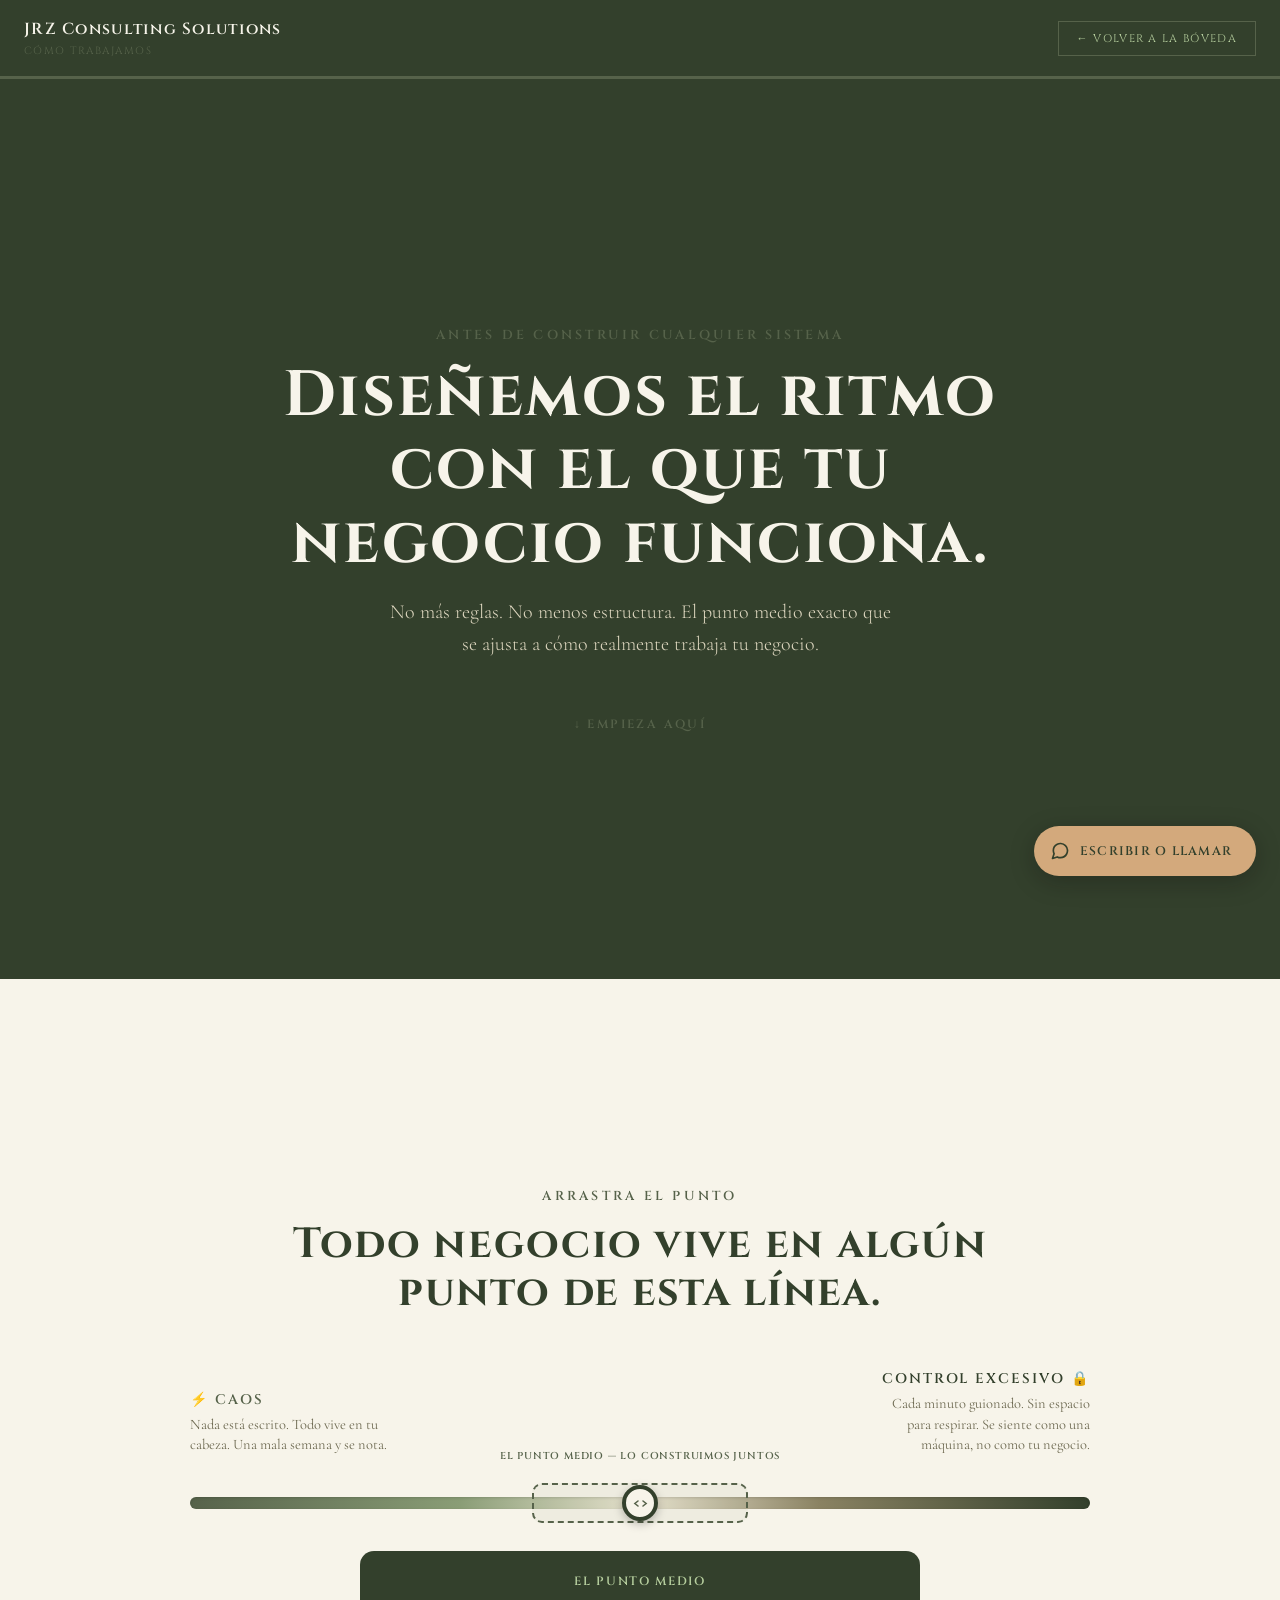
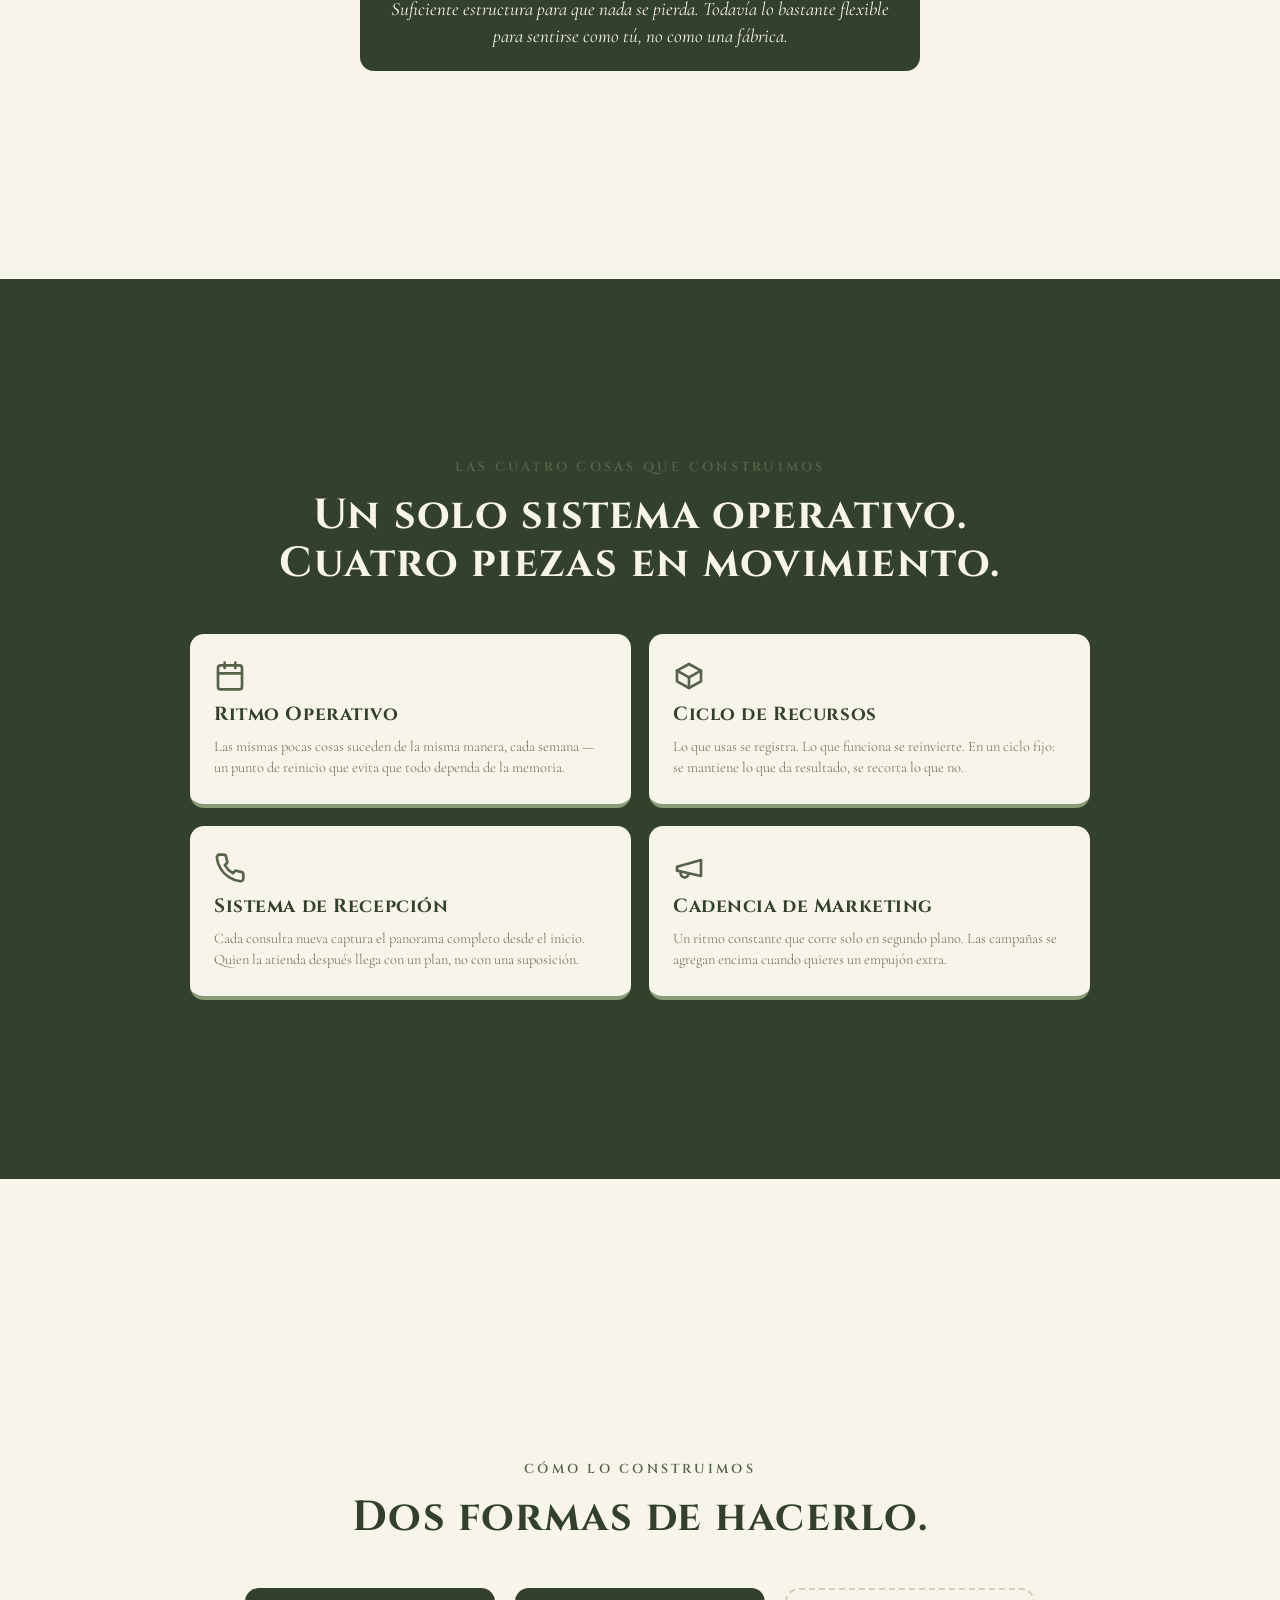
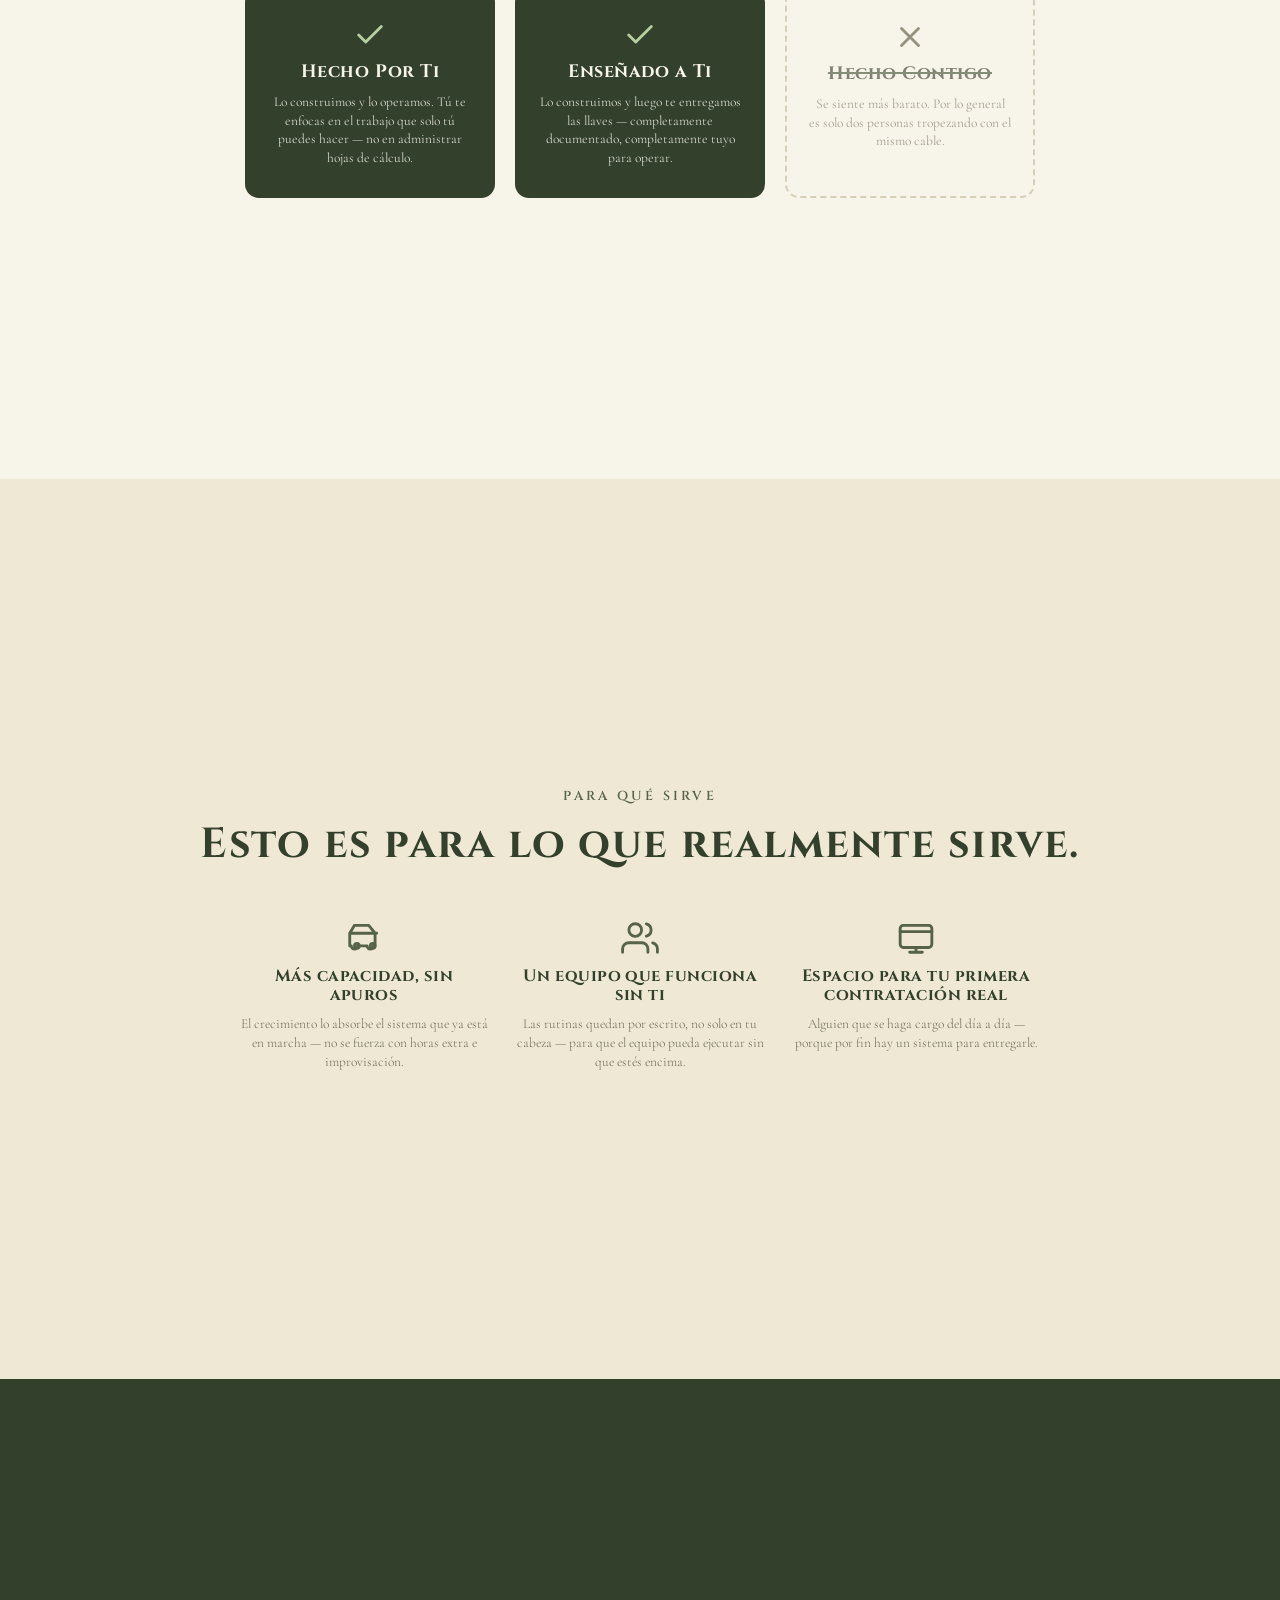
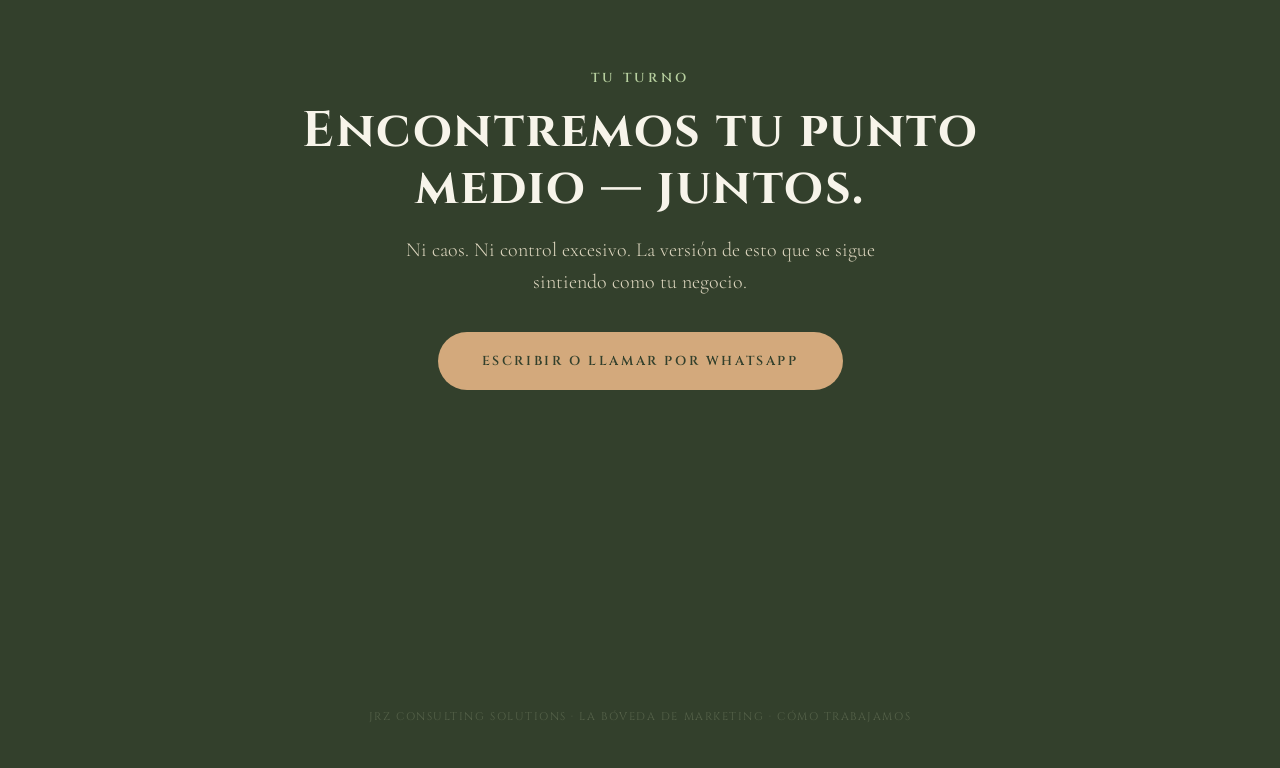
<file: espanol/how-we-work.html>
<!DOCTYPE html>
<html lang="es">
<head>
<meta charset="UTF-8">
<meta name="viewport" content="width=device-width, initial-scale=1.0">
<title>Cómo Trabajamos — JRZ Consulting Solutions</title>
<link href="https://fonts.googleapis.com/css2?family=Cinzel:wght@400;600;700;900&family=Cormorant+Garamond:ital,wght@0,300;0,400;0,500;0,600;1,300;1,400;1,500&display=swap" rel="stylesheet">
<style>
  *,*::before,*::after{box-sizing:border-box; margin:0; padding:0;}
  html{scroll-behavior:smooth;}
  :root{
    --ink:#33402c;
    --gold:#8a9d76;
    --gold-light:#b7cf9f;
    --gold-dim:#56624a;
    --gold-rule: rgba(138,157,118,0.35);
    --clay:#ba8659;
    --clay-light:#d3a97c;
    --clay-lighter:#deba91;
    --cream:#f7f4ea;
    --cream-dim:#ddd6bf;
    --paper:#f7f4ea;
    --paper-dim:#eee8d5;
    --ink-soft:#4c5142;
    --muted:#6e6a52;
  }
  body{
    background:var(--paper);
    color:var(--ink);
    font-family:'Cormorant Garamond', serif;
    overflow-x:hidden;
  }
  section{
    min-height:100vh;
    display:flex;
    flex-direction:column;
    align-items:center;
    justify-content:center;
    padding:60px 24px;
    position:relative;
  }
  .eyebrow{
    font-family:'Cinzel',serif;
    font-weight:600;
    font-size:13px;
    letter-spacing:0.25em;
    color:var(--gold-dim);
    text-transform:uppercase;
    margin-bottom:16px;
  }
  h1,h2,h3{
    font-family:'Cinzel',serif;
    letter-spacing:0.03em;
    line-height:1.15;
    color:var(--ink);
    font-weight:700;
  }
  .sub{
    font-size:20px;
    font-weight:300;
    color:var(--ink-soft);
    max-width:520px;
    text-align:center;
    margin-top:16px;
    line-height:1.6;
  }

  /* HERO */
  #hero{background:var(--ink); color:var(--cream);}
  #hero .eyebrow{color:var(--gold-dim);}
  #hero h1{color:var(--cream); font-size:clamp(38px,7vw,64px); text-align:center; max-width:800px;}
  #hero h1 em{font-family:'Cormorant Garamond',serif; font-style:italic; font-weight:300; color:var(--gold-light);}
  #hero .sub{color:var(--cream-dim);}
  .scrolldown{
    margin-top:56px; font-family:'Cinzel',serif; font-size:12px; font-weight:600;
    letter-spacing:0.2em; color:var(--gold-dim); text-transform:uppercase;
    display:flex; flex-direction:column; align-items:center; gap:8px;
    animation:bob 1.8s ease-in-out infinite;
  }
  @keyframes bob{0%,100%{transform:translateY(0);}50%{transform:translateY(8px);}}

  /* SPECTRUM */
  #spectrum{background:var(--paper);}
  #spectrum h2{font-size:clamp(28px,5vw,42px); text-align:center; max-width:760px;}
  .spectrum-wrap{width:100%; max-width:900px; margin-top:52px;}
  .pole-labels{display:flex; justify-content:space-between; align-items:flex-end; margin-bottom:16px;}
  .pole{display:flex; flex-direction:column; gap:6px; max-width:220px;}
  .pole.left{align-items:flex-start; text-align:left;}
  .pole.right{align-items:flex-end; text-align:right;}
  .pole-title{
    font-family:'Cinzel',serif; font-weight:600; font-size:14px;
    letter-spacing:0.14em; text-transform:uppercase;
  }
  .pole.left .pole-title{color:var(--gold-dim);}
  .pole.right .pole-title{color:var(--ink);}
  .pole-desc{font-size:14.5px; color:var(--muted); line-height:1.4;}

  .track{
    position:relative; height:12px; border-radius:8px; margin-top:42px;
    background:linear-gradient(to right, var(--gold-dim) 0%, var(--gold) 30%, var(--paper-dim) 50%, #8a8262 70%, var(--ink) 100%);
    box-shadow: inset 0 1px 3px rgba(0,0,0,0.15);
  }
  .sweet-zone{
    position:absolute; top:-14px; bottom:-14px; left:38%; width:24%;
    border-radius:10px; border:2px dashed var(--gold-dim);
    background:rgba(138,157,118,0.08);
  }
  .sweet-zone::after{
    content:"EL PUNTO MEDIO — LO CONSTRUIMOS JUNTOS";
    position:absolute; top:-36px; left:50%; transform:translateX(-50%);
    font-family:'Cinzel',serif; font-size:10px; font-weight:600;
    letter-spacing:0.08em; color:var(--gold-dim); white-space:nowrap; text-align:center;
  }
  .handle{
    position:absolute; top:50%; left:50%;
    width:36px; height:36px; border-radius:50%;
    background:var(--paper); border:4px solid var(--ink);
    transform:translate(-50%,-50%);
    cursor:grab; box-shadow:0 3px 10px rgba(0,0,0,0.25);
    display:flex; align-items:center; justify-content:center;
    transition:box-shadow .15s ease; touch-action:none;
  }
  .handle:active{cursor:grabbing; box-shadow:0 0 0 8px rgba(138,157,118,0.2);}
  .handle:focus-visible{outline:2px solid var(--gold); outline-offset:4px; box-shadow:0 0 0 8px rgba(138,157,118,0.2);}
  .handle svg{width:15px;height:15px; color:var(--gold-dim);}

  .readout{margin-top:42px; min-height:118px; display:flex; align-items:center; justify-content:center; text-align:center;}
  .readout-card{
    max-width:560px; padding:22px 30px; border-radius:14px;
    background:var(--ink); color:var(--cream);
    font-family:'Cormorant Garamond',serif; font-size:19px; font-style:italic;
    line-height:1.4; transition:opacity .2s ease;
  }
  .readout-card b{
    font-style:normal; font-family:'Cinzel',serif; font-weight:600; display:block;
    margin-bottom:6px; font-size:12px; letter-spacing:0.14em; text-transform:uppercase; color:var(--gold-light);
  }

  /* FOUR PILLARS */
  #pillars{background:var(--ink); color:var(--cream);}
  #pillars .eyebrow{color:var(--gold-dim);}
  #pillars h2{color:var(--cream); font-size:clamp(28px,5vw,42px); text-align:center; margin-bottom:46px;}
  .grid4{display:grid; grid-template-columns:repeat(2,1fr); gap:18px; width:100%; max-width:900px;}
  .card{
    background:var(--paper); color:var(--ink); border-radius:14px;
    padding:26px 24px; display:flex; flex-direction:column; gap:10px;
    border-bottom:4px solid var(--gold);
  }
  .card .icon{width:32px; height:32px; color:var(--gold-dim); margin-bottom:2px;}
  .card h3{font-size:19px; color:var(--ink);}
  .card p{font-size:14.5px; color:var(--muted); line-height:1.45; font-weight:300;}

  /* TWO PATHS */
  #paths{background:var(--paper);}
  #paths h2{font-size:clamp(28px,5vw,42px); text-align:center;}
  .paths-row{display:flex; gap:20px; margin-top:46px; flex-wrap:wrap; justify-content:center;}
  .path-card{
    width:250px; padding:30px 22px; border-radius:14px; text-align:center;
    display:flex; flex-direction:column; align-items:center; gap:10px;
  }
  .path-card.good{background:var(--ink); color:var(--cream);}
  .path-card.bad{background:transparent; border:2px dashed #c9bfa4; color:var(--muted); opacity:0.7;}
  .path-card .icon{width:34px;height:34px;}
  .path-card.good .icon{color:var(--gold-light);}
  .path-card.bad .icon{color:var(--muted);}
  .path-card h3{font-size:18px;}
  .path-card.good h3{color:var(--cream);}
  .path-card.bad h3{color:var(--ink-soft);}
  .path-card p{font-size:13.5px; line-height:1.4; opacity:0.85;}
  .strike{text-decoration:line-through; text-decoration-color:var(--gold-dim); text-decoration-thickness:2px;}

  /* WHERE THIS LEADS */
  #leads{background:var(--paper-dim);}
  #leads h2{font-size:clamp(28px,5vw,42px); text-align:center; margin-bottom:6px;}
  .leads-row{display:flex; gap:26px; margin-top:44px; flex-wrap:wrap; justify-content:center; max-width:920px;}
  .lead-item{width:250px; display:flex; flex-direction:column; align-items:center; text-align:center; gap:10px;}
  .lead-item .icon{width:38px;height:38px; color:var(--gold-dim);}
  .lead-item h3{font-size:16.5px; color:var(--ink);}
  .lead-item p{font-size:13.5px; color:var(--muted); line-height:1.4; font-weight:300;}

  /* CTA */
  #cta{background:var(--ink); color:var(--cream); text-align:center;}
  #cta .eyebrow{color:var(--gold-light);}
  #cta h2{color:var(--cream); font-size:clamp(32px,6vw,50px); max-width:760px;}
  #cta .sub{color:var(--cream-dim);}
  .cta-btn{
    display:inline-block; margin-top:34px;
    font-family:'Cinzel',serif; font-size:13px; font-weight:600;
    letter-spacing:0.2em; text-transform:uppercase; color:var(--ink);
    background:var(--clay-light); border-radius:999px; padding:20px 44px; text-decoration:none;
    transition:background 0.2s, transform 0.2s;
  }
  .cta-btn:hover{background:var(--clay-lighter); transform:translateY(-1px);}

  @media(max-width:640px){
    .grid4{grid-template-columns:1fr;}
    .pole-desc{display:none;}
    .sweet-zone::after{font-size:9px;}
  }

  /* TOP BAR */
  .vault-bar{
    background:var(--ink); border-bottom:3px solid var(--gold-dim);
    padding:18px 24px; display:flex; align-items:center; justify-content:space-between;
    flex-wrap:wrap; gap:10px;
  }
  .vault-bar .wordmark{font-family:'Cinzel',serif; font-weight:600; font-size:16px; letter-spacing:0.08em; color:var(--cream);}
  .vault-bar .tag{font-family:'Cinzel',serif; font-size:10.5px; color:var(--gold-dim); letter-spacing:0.14em; text-transform:uppercase; margin-top:4px;}
  .vault-bar a.back{
    font-family:'Cinzel',serif; font-size:11px; letter-spacing:0.12em; text-transform:uppercase;
    color:var(--gold-light); text-decoration:none; border:1px solid var(--gold-dim);
    padding:9px 18px; white-space:nowrap; transition:opacity .15s ease;
  }
  .vault-bar a.back:hover{opacity:0.75;}

  .vault-footer{
    background:var(--ink); padding:30px 24px 44px; text-align:center;
    font-family:'Cinzel',serif; font-size:11px; letter-spacing:0.14em; text-transform:uppercase;
    color:var(--gold-dim);
  }

  /* FLOATING CTA */
  .floating-cta{
    position:fixed; right:24px; bottom:24px; z-index:60;
    display:flex; align-items:center; gap:10px;
    background:var(--clay-light); color:var(--ink);
    border-radius:999px; padding:15px 24px 15px 16px; text-decoration:none;
    box-shadow:0 6px 24px rgba(14,12,10,0.28);
    font-family:'Cinzel',serif; font-size:12.5px; font-weight:600;
    letter-spacing:0.1em; text-transform:uppercase;
    transition:background 0.2s, transform 0.2s, box-shadow 0.2s;
    animation:floatPulse 3.5s ease-in-out infinite;
  }
  .floating-cta svg{width:20px; height:20px; stroke:currentColor; fill:none; stroke-width:2; stroke-linecap:round; stroke-linejoin:round; flex-shrink:0;}
  .floating-cta:hover{background:var(--clay-lighter); transform:translateY(-2px);}
  @keyframes floatPulse{
    0%,100%{box-shadow:0 6px 24px rgba(14,12,10,0.28);}
    50%{box-shadow:0 6px 24px rgba(186,134,89,0.45);}
  }
  @media(max-width:560px){
    .floating-cta{right:16px; bottom:16px; padding:13px 18px 13px 13px; font-size:11px; gap:8px;}
    .floating-cta svg{width:18px; height:18px;}
  }
  @media(prefers-reduced-motion: reduce){
    .floating-cta{animation:none;}
  }
</style>
</head>
<body>

<div class="vault-bar">
  <div>
    <div class="wordmark">JRZ Consulting Solutions</div>
    <div class="tag">Cómo Trabajamos</div>
  </div>
  <a class="back" href="vault.html">← Volver a la Bóveda</a>
</div>

<a href="https://wa.me/16822037801" target="_blank" rel="noopener noreferrer" class="floating-cta" aria-label="Escribir o llamar a JRZ Consulting por WhatsApp">
  <svg viewBox="0 0 24 24"><path d="M21 11.5a8.38 8.38 0 01-.9 3.8 8.5 8.5 0 01-7.6 4.7 8.38 8.38 0 01-3.8-.9L3 21l1.9-5.7a8.38 8.38 0 01-.9-3.8 8.5 8.5 0 014.7-7.6 8.38 8.38 0 013.8-.9h.5a8.48 8.48 0 018 8v.5z"/></svg>
  <span>Escribir o Llamar</span>
</a>

<section id="hero">
  <div class="eyebrow">Antes de Construir Cualquier Sistema</div>
  <h1>Diseñemos el ritmo<br>con el que tu negocio funciona.</h1>
  <p class="sub">No más reglas. No menos estructura. El punto medio exacto que se ajusta a cómo realmente trabaja tu negocio.</p>
  <div class="scrolldown">↓ empieza aquí</div>
</section>

<section id="spectrum">
  <div class="eyebrow">Arrastra el punto</div>
  <h2>Todo negocio vive en algún punto de esta línea.</h2>
  <div class="spectrum-wrap">
    <div class="pole-labels">
      <div class="pole left">
        <span class="pole-title">⚡ Caos</span>
        <span class="pole-desc">Nada está escrito. Todo vive en tu cabeza. Una mala semana y se nota.</span>
      </div>
      <div class="pole right">
        <span class="pole-title">Control Excesivo 🔒</span>
        <span class="pole-desc">Cada minuto guionado. Sin espacio para respirar. Se siente como una máquina, no como tu negocio.</span>
      </div>
    </div>
    <div class="track" id="track">
      <div class="sweet-zone"></div>
      <div class="handle" id="handle" role="slider" tabindex="0" aria-label="Espectro de estructura del negocio, de caos total a control total" aria-valuemin="0" aria-valuemax="100" aria-valuenow="50" aria-valuetext="El punto medio" aria-describedby="readout">
        <svg viewBox="0 0 24 24" fill="none" stroke="currentColor" stroke-width="2.5" stroke-linecap="round"><path d="M8 8l-5 4 5 4M16 8l5 4-5 4"/></svg>
      </div>
    </div>
    <div class="readout">
      <div class="readout-card" id="readout">
        <b>Arrástrame</b>
        Desliza hacia cualquier lado para sentir lo que cuesta — luego hablemos de dónde debería estar realmente tu negocio.
      </div>
    </div>
  </div>
</section>

<section id="pillars">
  <div class="eyebrow">Las cuatro cosas que construimos</div>
  <h2>Un solo sistema operativo.<br>Cuatro piezas en movimiento.</h2>
  <div class="grid4">
    <div class="card">
      <svg class="icon" viewBox="0 0 24 24" fill="none" stroke="currentColor" stroke-width="2" stroke-linecap="round" stroke-linejoin="round"><rect x="3" y="4" width="18" height="18" rx="2"/><path d="M16 2v4M8 2v4M3 10h18"/></svg>
      <h3>Ritmo Operativo</h3>
      <p>Las mismas pocas cosas suceden de la misma manera, cada semana — un punto de reinicio que evita que todo dependa de la memoria.</p>
    </div>
    <div class="card">
      <svg class="icon" viewBox="0 0 24 24" fill="none" stroke="currentColor" stroke-width="2" stroke-linecap="round" stroke-linejoin="round"><path d="M21 8l-9-5-9 5 9 5 9-5z"/><path d="M3 8v8l9 5 9-5V8"/><path d="M12 13v8"/></svg>
      <h3>Ciclo de Recursos</h3>
      <p>Lo que usas se registra. Lo que funciona se reinvierte. En un ciclo fijo: se mantiene lo que da resultado, se recorta lo que no.</p>
    </div>
    <div class="card">
      <svg class="icon" viewBox="0 0 24 24" fill="none" stroke="currentColor" stroke-width="2" stroke-linecap="round" stroke-linejoin="round"><path d="M22 16.92v3a2 2 0 01-2.18 2 19.79 19.79 0 01-8.63-3.07 19.5 19.5 0 01-6-6 19.79 19.79 0 01-3.07-8.67A2 2 0 014.11 2h3a2 2 0 012 1.72c.127.96.361 1.903.7 2.81a2 2 0 01-.45 2.11L8.09 9.91a16 16 0 006 6l1.27-1.27a2 2 0 012.11-.45c.907.339 1.85.573 2.81.7A2 2 0 0122 16.92z"/></svg>
      <h3>Sistema de Recepción</h3>
      <p>Cada consulta nueva captura el panorama completo desde el inicio. Quien la atienda después llega con un plan, no con una suposición.</p>
    </div>
    <div class="card">
      <svg class="icon" viewBox="0 0 24 24" fill="none" stroke="currentColor" stroke-width="2" stroke-linecap="round" stroke-linejoin="round"><path d="M3 11l18-5v12L3 14v-3z"/><path d="M11.6 16.8a3 3 0 11-5.8-1.6"/></svg>
      <h3>Cadencia de Marketing</h3>
      <p>Un ritmo constante que corre solo en segundo plano. Las campañas se agregan encima cuando quieres un empujón extra.</p>
    </div>
  </div>
</section>

<section id="paths">
  <div class="eyebrow">Cómo lo construimos</div>
  <h2>Dos formas de hacerlo.</h2>
  <div class="paths-row">
    <div class="path-card good">
      <svg class="icon" viewBox="0 0 24 24" fill="none" stroke="currentColor" stroke-width="2" stroke-linecap="round" stroke-linejoin="round"><path d="M20 6L9 17l-5-5"/></svg>
      <h3>Hecho Por Ti</h3>
      <p>Lo construimos y lo operamos. Tú te enfocas en el trabajo que solo tú puedes hacer — no en administrar hojas de cálculo.</p>
    </div>
    <div class="path-card good">
      <svg class="icon" viewBox="0 0 24 24" fill="none" stroke="currentColor" stroke-width="2" stroke-linecap="round" stroke-linejoin="round"><path d="M20 6L9 17l-5-5"/></svg>
      <h3>Enseñado a Ti</h3>
      <p>Lo construimos y luego te entregamos las llaves — completamente documentado, completamente tuyo para operar.</p>
    </div>
    <div class="path-card bad">
      <svg class="icon" viewBox="0 0 24 24" fill="none" stroke="currentColor" stroke-width="2" stroke-linecap="round" stroke-linejoin="round"><path d="M18 6L6 18M6 6l12 12"/></svg>
      <h3 class="strike">Hecho Contigo</h3>
      <p>Se siente más barato. Por lo general es solo dos personas tropezando con el mismo cable.</p>
    </div>
  </div>
</section>

<section id="leads">
  <div class="eyebrow">Para qué sirve</div>
  <h2>Esto es para lo que realmente sirve.</h2>
  <div class="leads-row">
    <div class="lead-item">
      <svg class="icon" viewBox="0 0 24 24" fill="none" stroke="currentColor" stroke-width="1.8" stroke-linecap="round" stroke-linejoin="round"><path d="M3 17h1a2 2 0 004 0h6a2 2 0 004 0h1M3 17V9l3-5h9l4 5v8M3 9h17"/><circle cx="7.5" cy="17" r="1.5"/><circle cx="17.5" cy="17" r="1.5"/></svg>
      <h3>Más capacidad, sin apuros</h3>
      <p>El crecimiento lo absorbe el sistema que ya está en marcha — no se fuerza con horas extra e improvisación.</p>
    </div>
    <div class="lead-item">
      <svg class="icon" viewBox="0 0 24 24" fill="none" stroke="currentColor" stroke-width="1.8" stroke-linecap="round" stroke-linejoin="round"><path d="M17 21v-2a4 4 0 00-4-4H5a4 4 0 00-4 4v2"/><circle cx="9" cy="7" r="4"/><path d="M23 21v-2a4 4 0 00-3-3.87M16 3.13a4 4 0 010 7.75"/></svg>
      <h3>Un equipo que funciona sin ti</h3>
      <p>Las rutinas quedan por escrito, no solo en tu cabeza — para que el equipo pueda ejecutar sin que estés encima.</p>
    </div>
    <div class="lead-item">
      <svg class="icon" viewBox="0 0 24 24" fill="none" stroke="currentColor" stroke-width="1.8" stroke-linecap="round" stroke-linejoin="round"><rect x="2" y="4" width="20" height="14" rx="2"/><path d="M2 8h20M8 21h8M12 18v3"/></svg>
      <h3>Espacio para tu primera contratación real</h3>
      <p>Alguien que se haga cargo del día a día — porque por fin hay un sistema para entregarle.</p>
    </div>
  </div>
</section>

<section id="cta">
  <div class="eyebrow">Tu turno</div>
  <h2>Encontremos tu punto medio — juntos.</h2>
  <p class="sub">Ni caos. Ni control excesivo. La versión de esto que se sigue sintiendo como tu negocio.</p>
  <a href="https://wa.me/16822037801" target="_blank" rel="noopener noreferrer" class="cta-btn">Escribir o Llamar por WhatsApp</a>
</section>

<div class="vault-footer">JRZ Consulting Solutions · La Bóveda de Marketing · Cómo Trabajamos</div>

<script>
  const track = document.getElementById('track');
  const handle = document.getElementById('handle');
  const readout = document.getElementById('readout');

  const messages = [
    {max:8,  title:"Caos total", text:"Cada día es una emergencia. Se te olvidan las cosas. Nada está escrito — todo depende de la memoria."},
    {max:20, title:"Mayormente caos", text:"Algunas cosas se mantienen, la mayoría no. Sigues a una mala semana de un apuro."},
    {max:38, title:"Inclinado hacia lo suelto", text:"Va mejorando, pero sigue siendo reactivo. Las buenas semanas dependen de quién recuerde qué."},
    {max:62, title:"El punto medio", text:"Suficiente estructura para que nada se pierda. Todavía lo bastante flexible para sentirse como tú, no como una fábrica."},
    {max:80, title:"Inclinado hacia lo rígido", text:"Sistemas sólidos, pero empieza a sentirse rígido. Menos espacio para decisiones de criterio."},
    {max:92, title:"Mayormente control excesivo", text:"Todo guionado al minuto. Eficiente, pero deja de sentirse personal."},
    {max:101,title:"Control total", text:"Cada segundo controlado. Sin espacio para respirar — ni para ti ni para nadie de tu equipo."}
  ];

  function updateReadout(pct){
    const m = messages.find(m => pct <= m.max);
    readout.innerHTML = `<b>${m.title}</b>${m.text}`;
    handle.setAttribute('aria-valuenow', Math.round(pct));
    handle.setAttribute('aria-valuetext', m.title);
  }

  function setPosition(pct){
    pct = Math.max(3, Math.min(97, pct));
    handle.style.left = pct + '%';
    updateReadout(pct);
  }

  let dragging = false;

  function pctFromEvent(e){
    const rect = track.getBoundingClientRect();
    const clientX = e.touches ? e.touches[0].clientX : e.clientX;
    return ((clientX - rect.left) / rect.width) * 100;
  }

  function currentPct(){
    return parseFloat(handle.style.left) || 50;
  }

  handle.addEventListener('mousedown', () => dragging = true);
  handle.addEventListener('touchstart', () => dragging = true, {passive:true});
  window.addEventListener('mouseup', () => dragging = false);
  window.addEventListener('touchend', () => dragging = false);
  window.addEventListener('mousemove', (e) => { if(dragging){ setPosition(pctFromEvent(e)); }});
  window.addEventListener('touchmove', (e) => { if(dragging){ setPosition(pctFromEvent(e)); }}, {passive:true});
  track.addEventListener('click', (e) => { if(e.target === handle) return; setPosition(pctFromEvent(e)); });

  handle.addEventListener('keydown', (e) => {
    const step = e.shiftKey ? 10 : 4;
    if (e.key === 'ArrowLeft' || e.key === 'ArrowDown') { setPosition(currentPct() - step); e.preventDefault(); }
    else if (e.key === 'ArrowRight' || e.key === 'ArrowUp') { setPosition(currentPct() + step); e.preventDefault(); }
    else if (e.key === 'Home') { setPosition(3); e.preventDefault(); }
    else if (e.key === 'End') { setPosition(97); e.preventDefault(); }
  });

  setPosition(50);
</script>

</body>
</html>
</file>
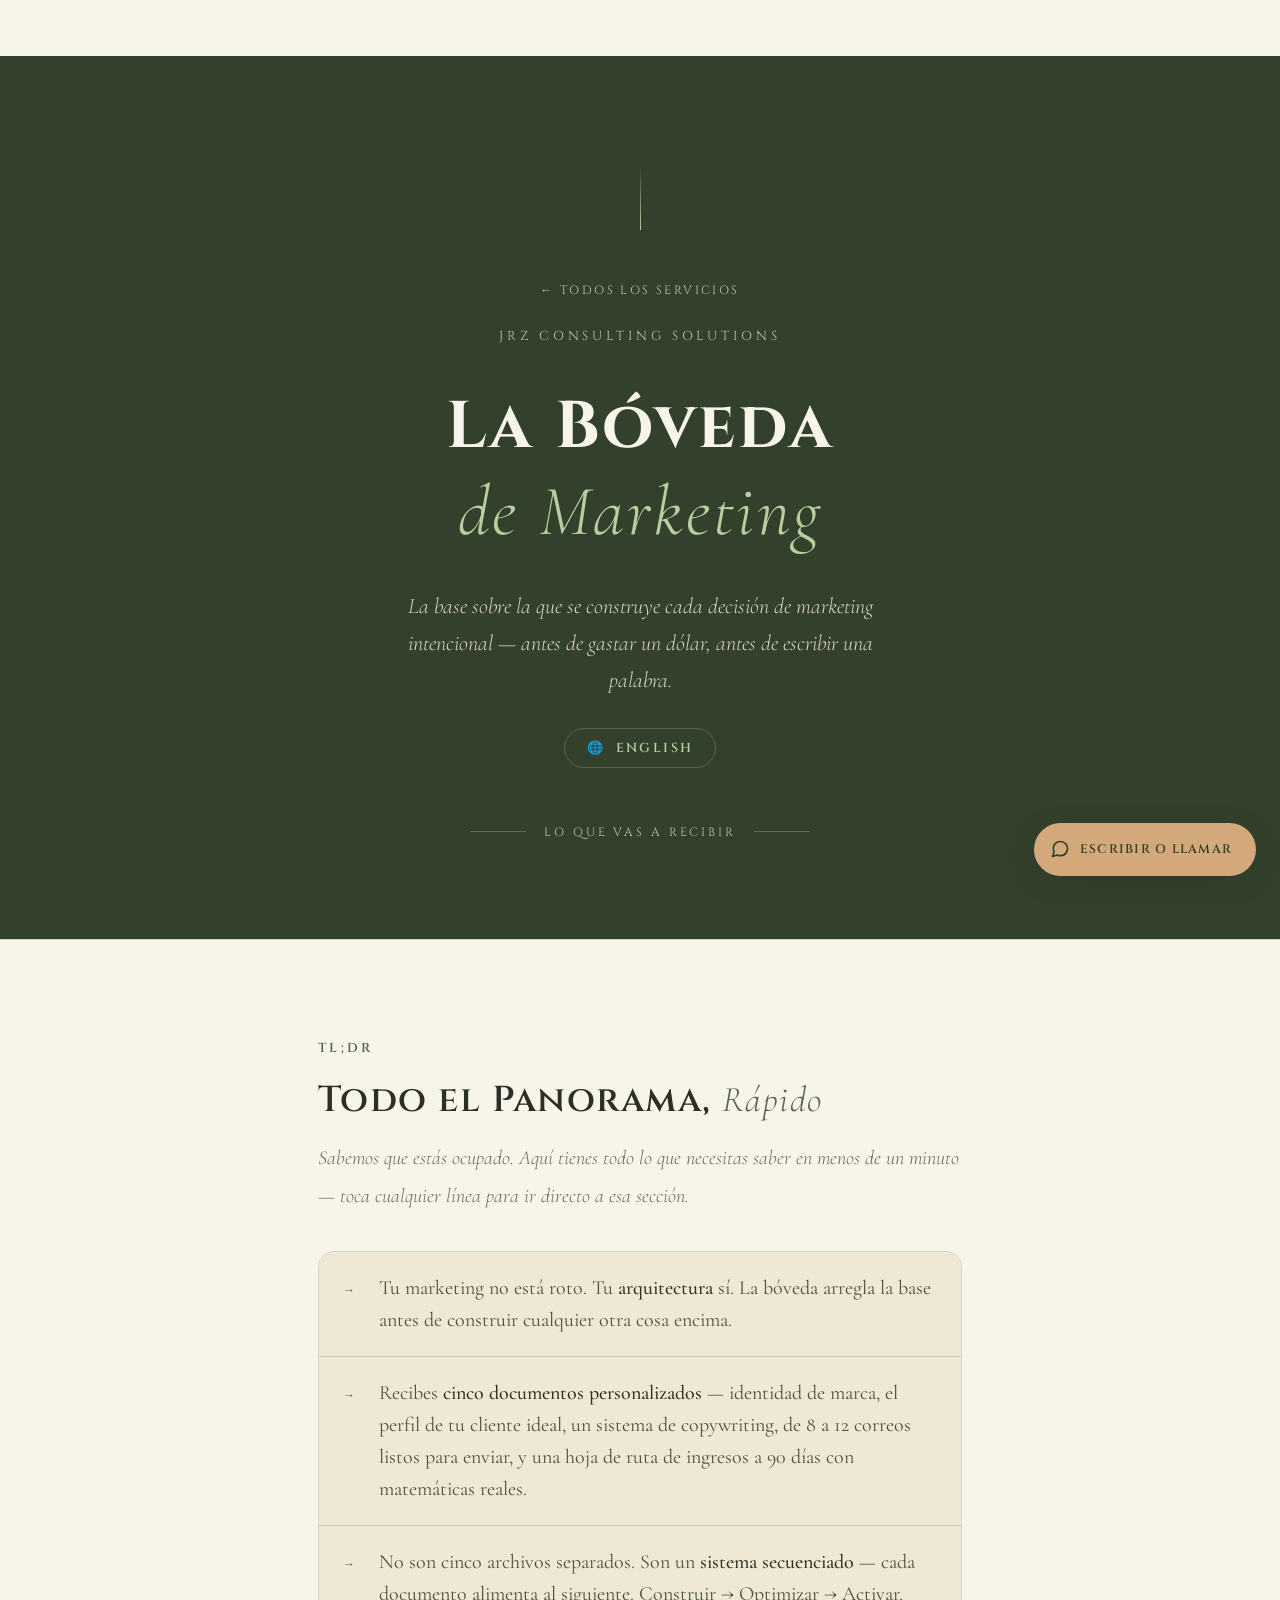
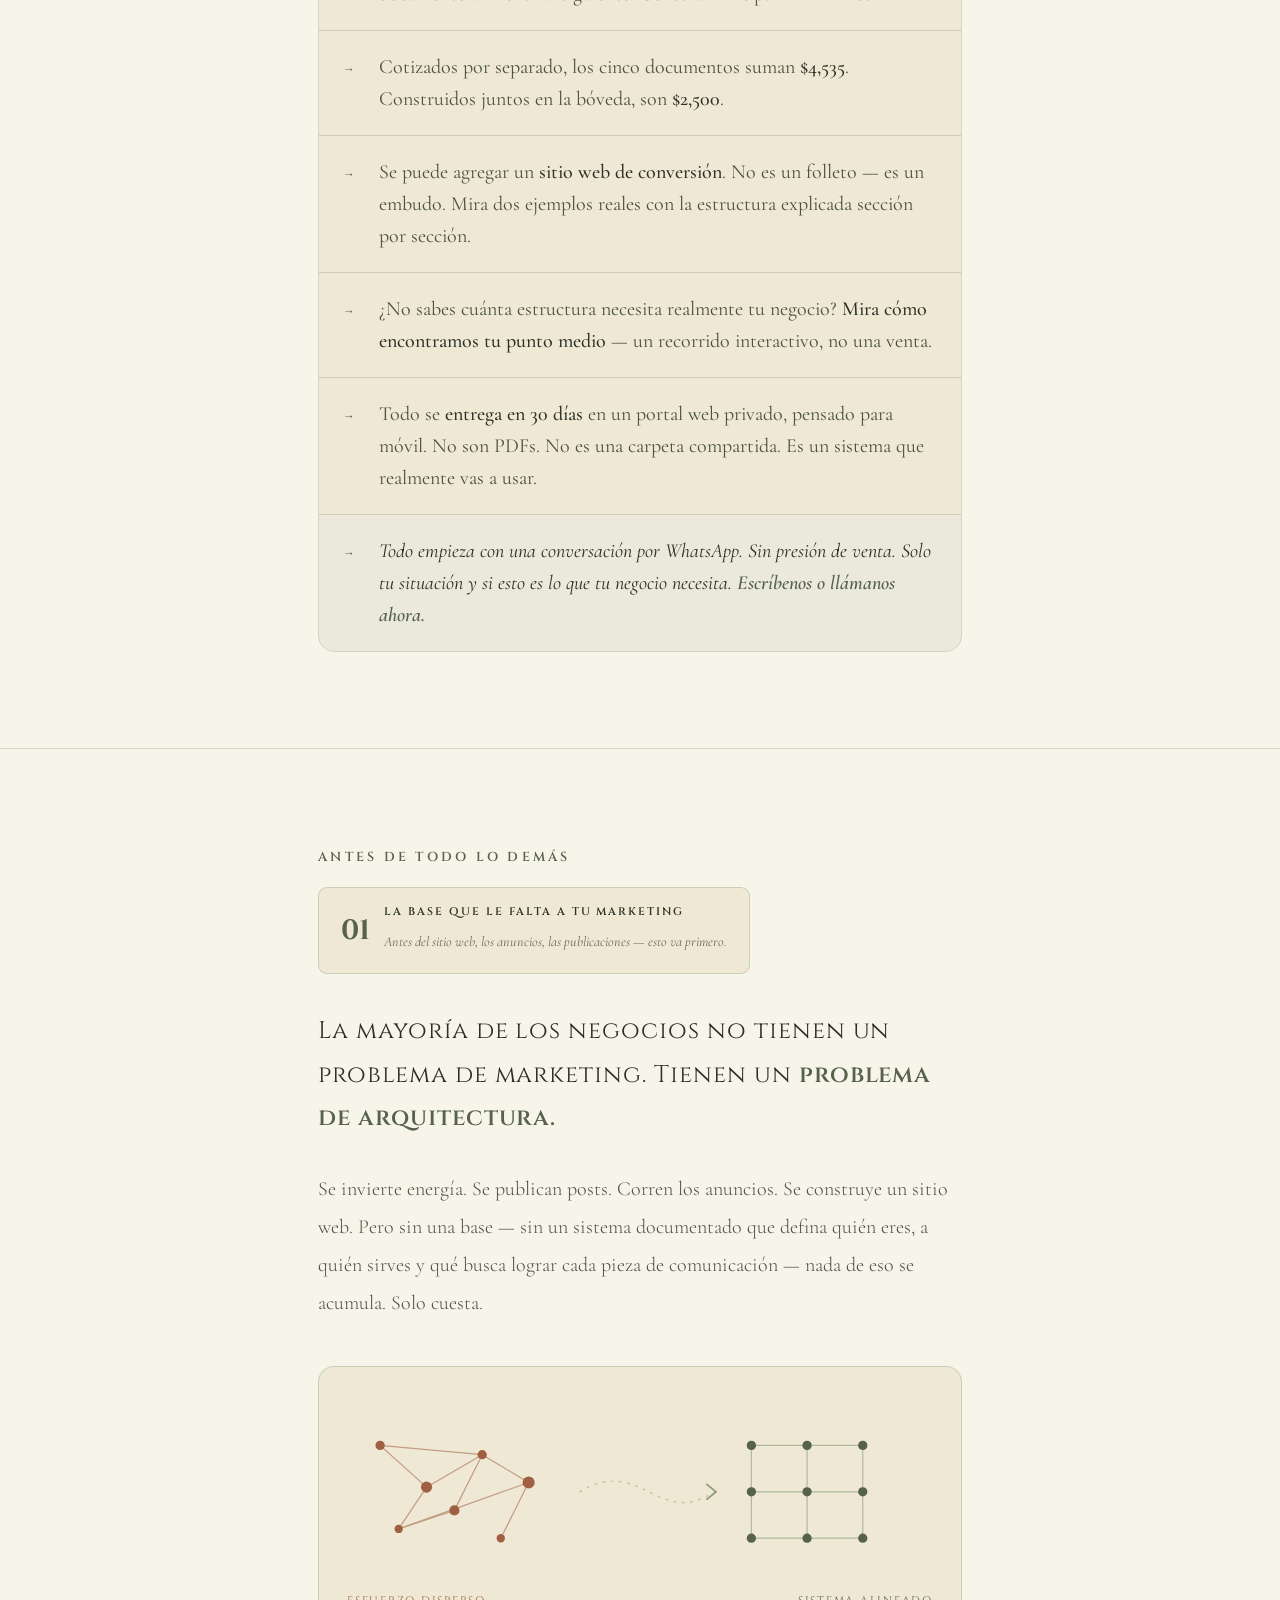
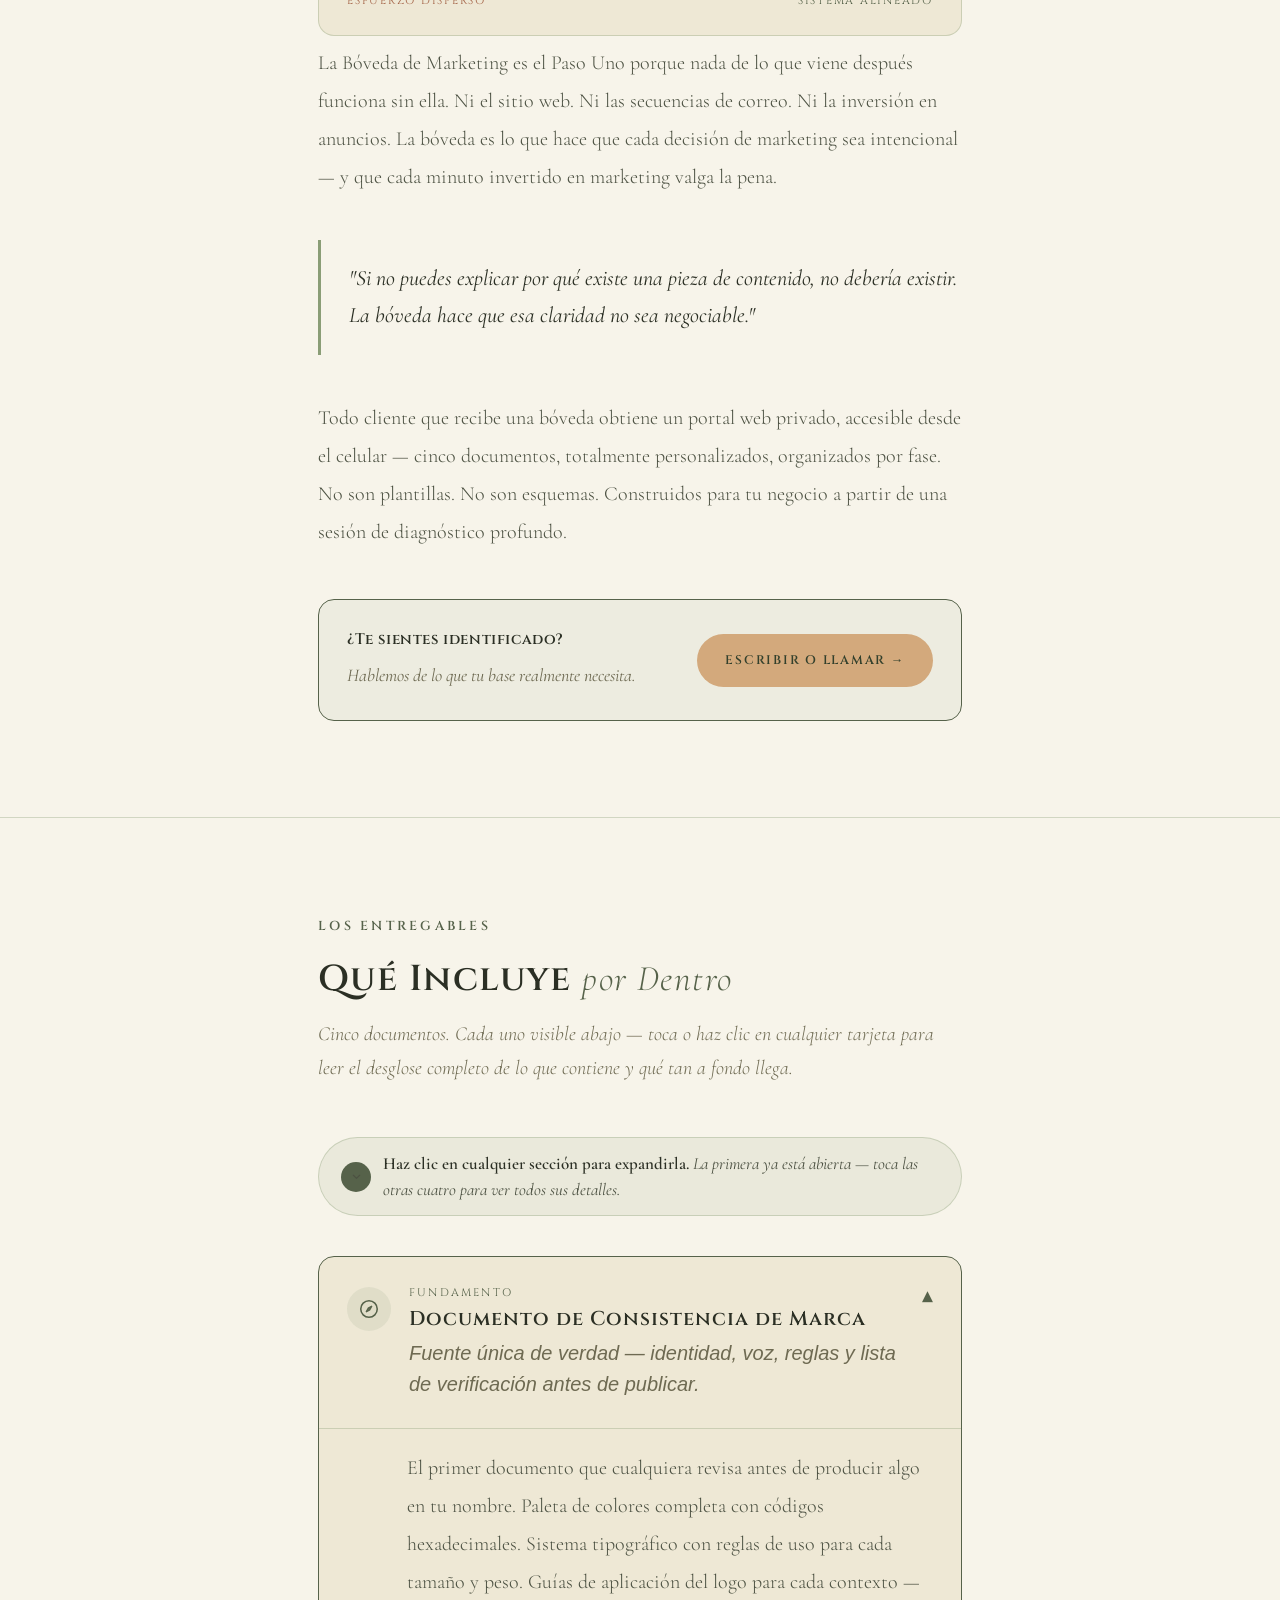
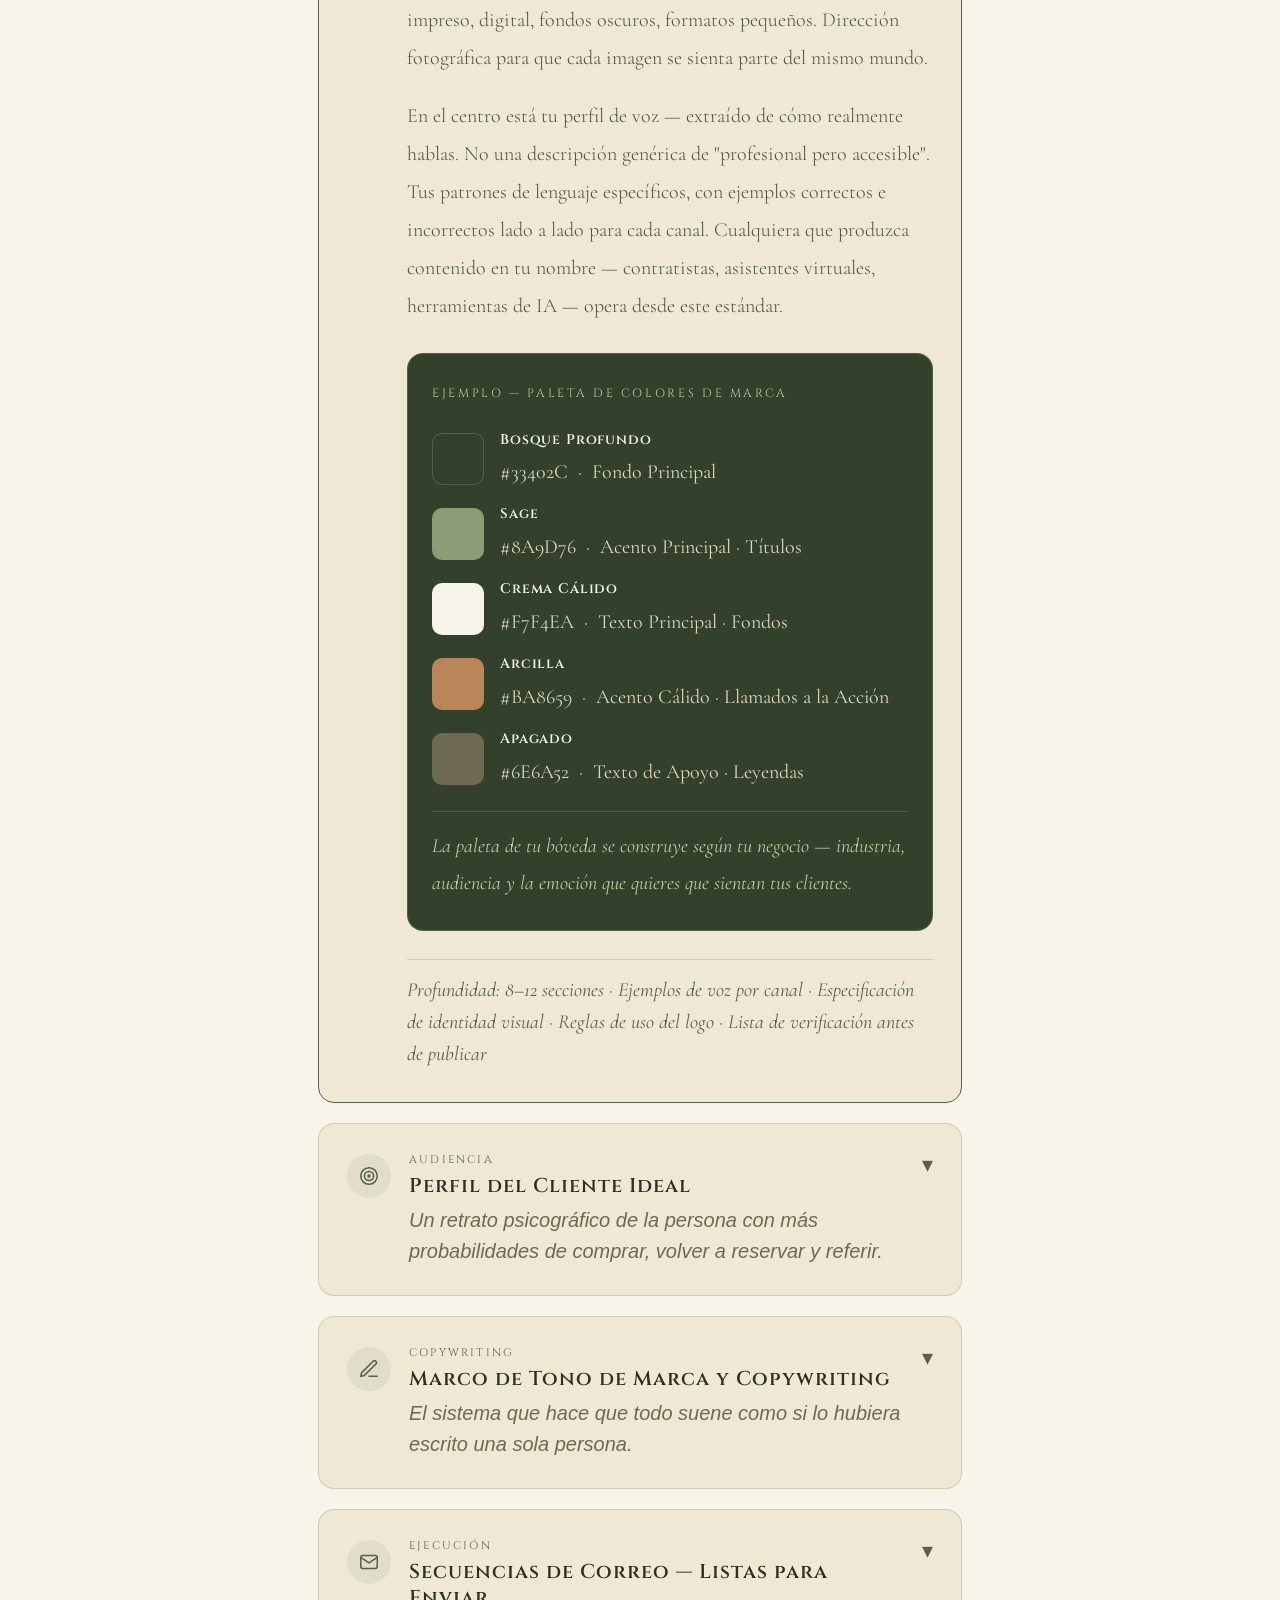
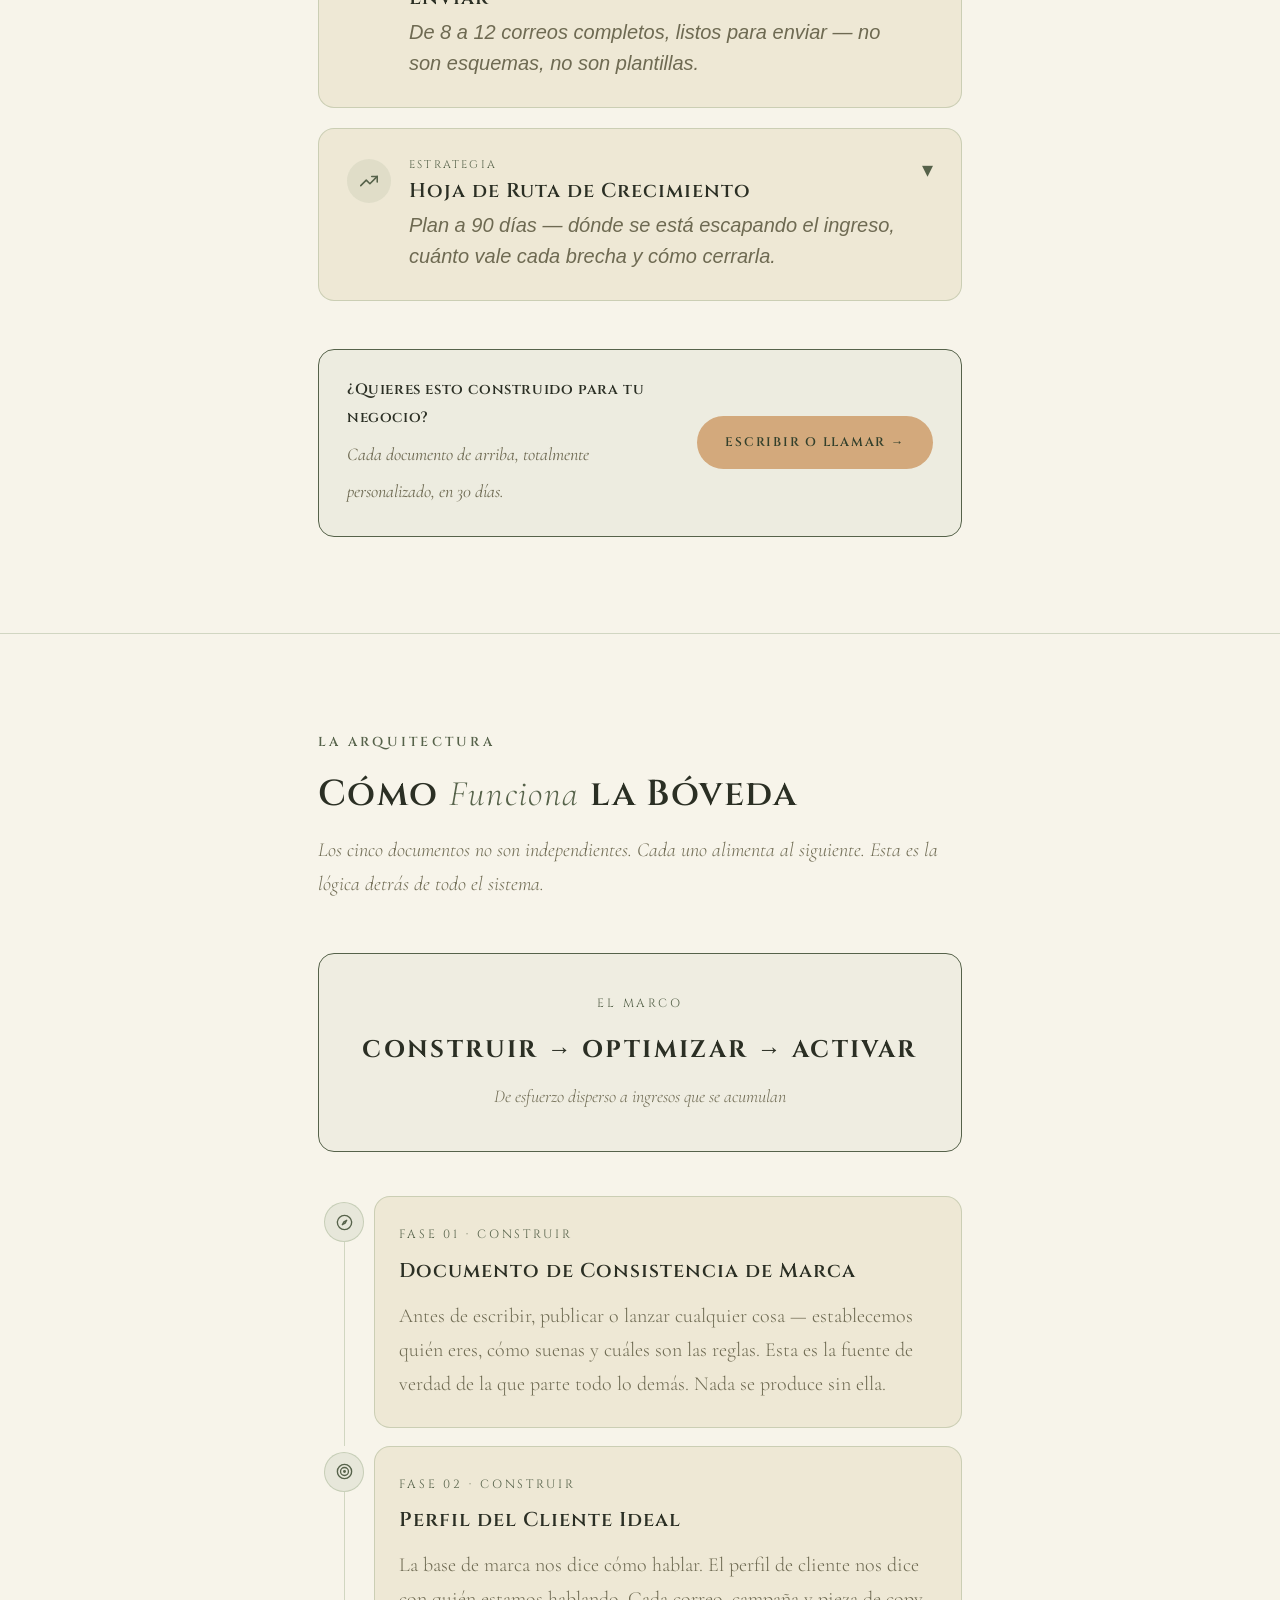
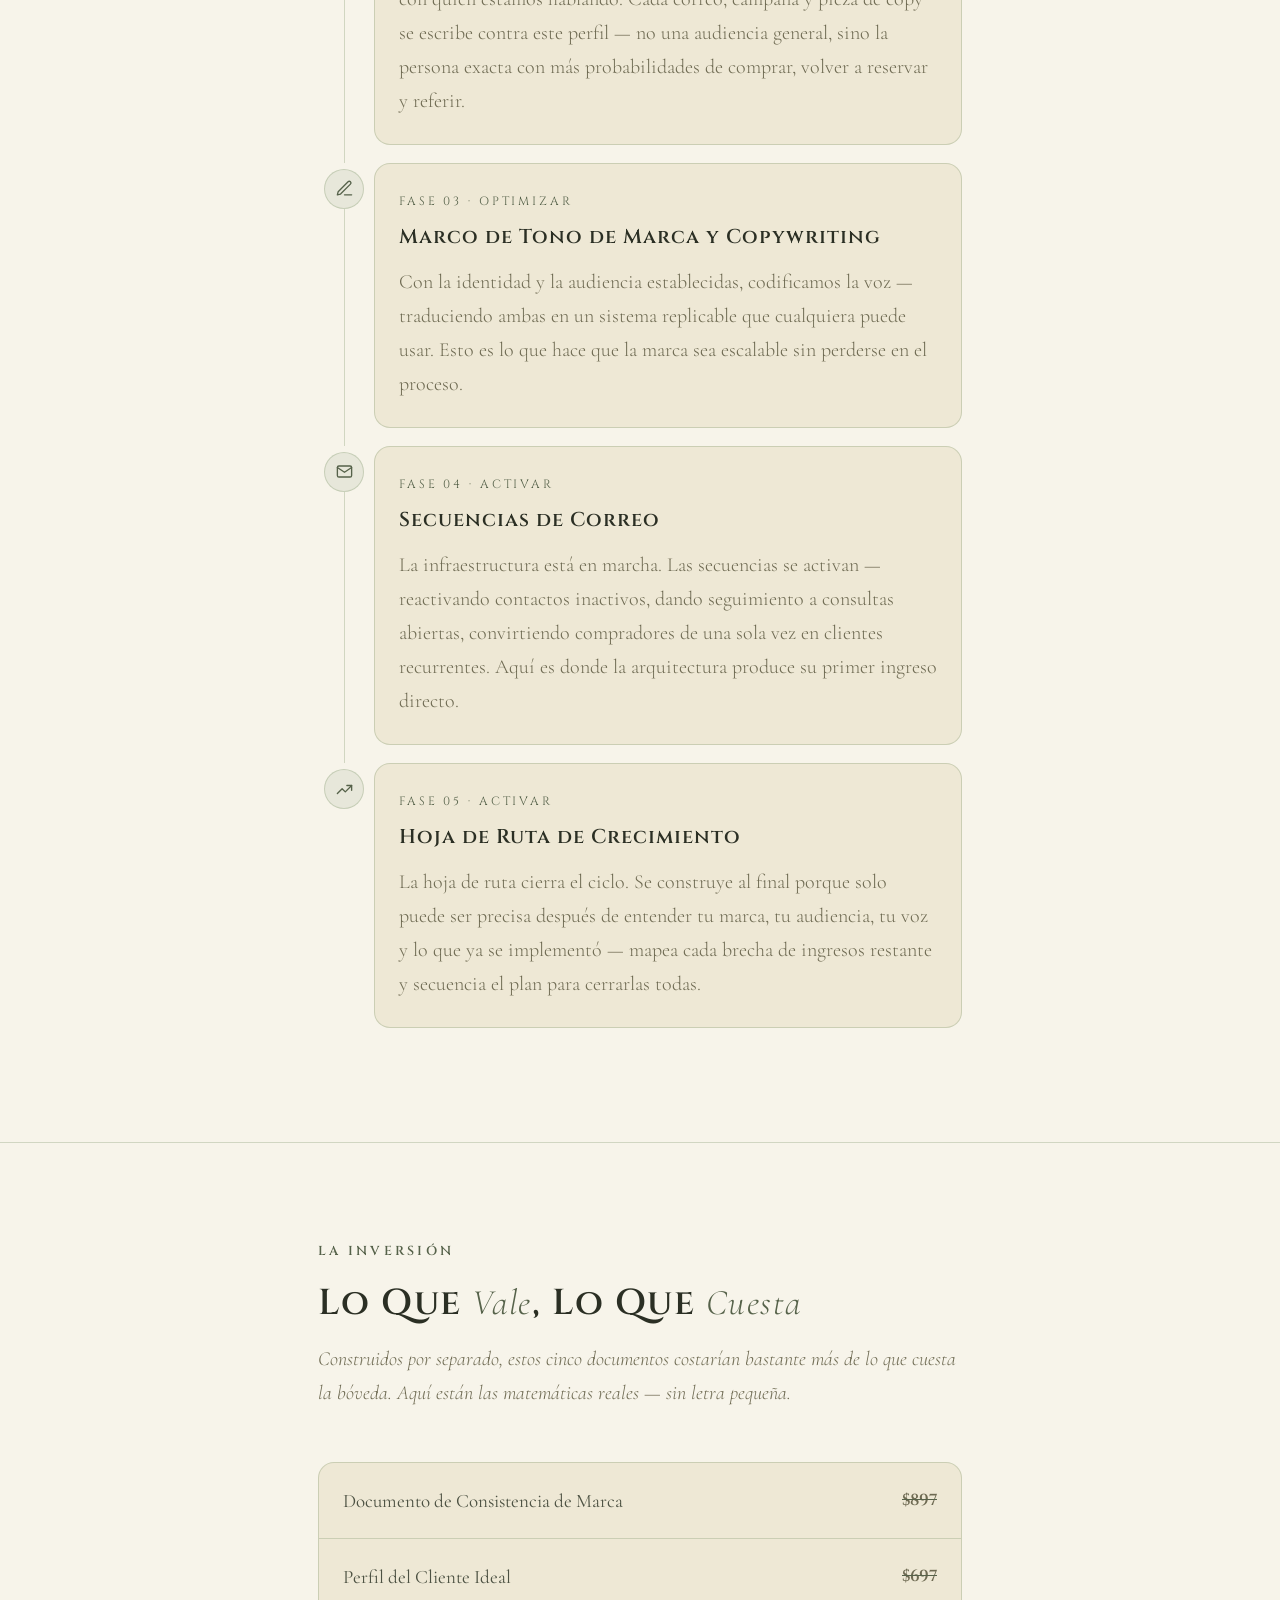
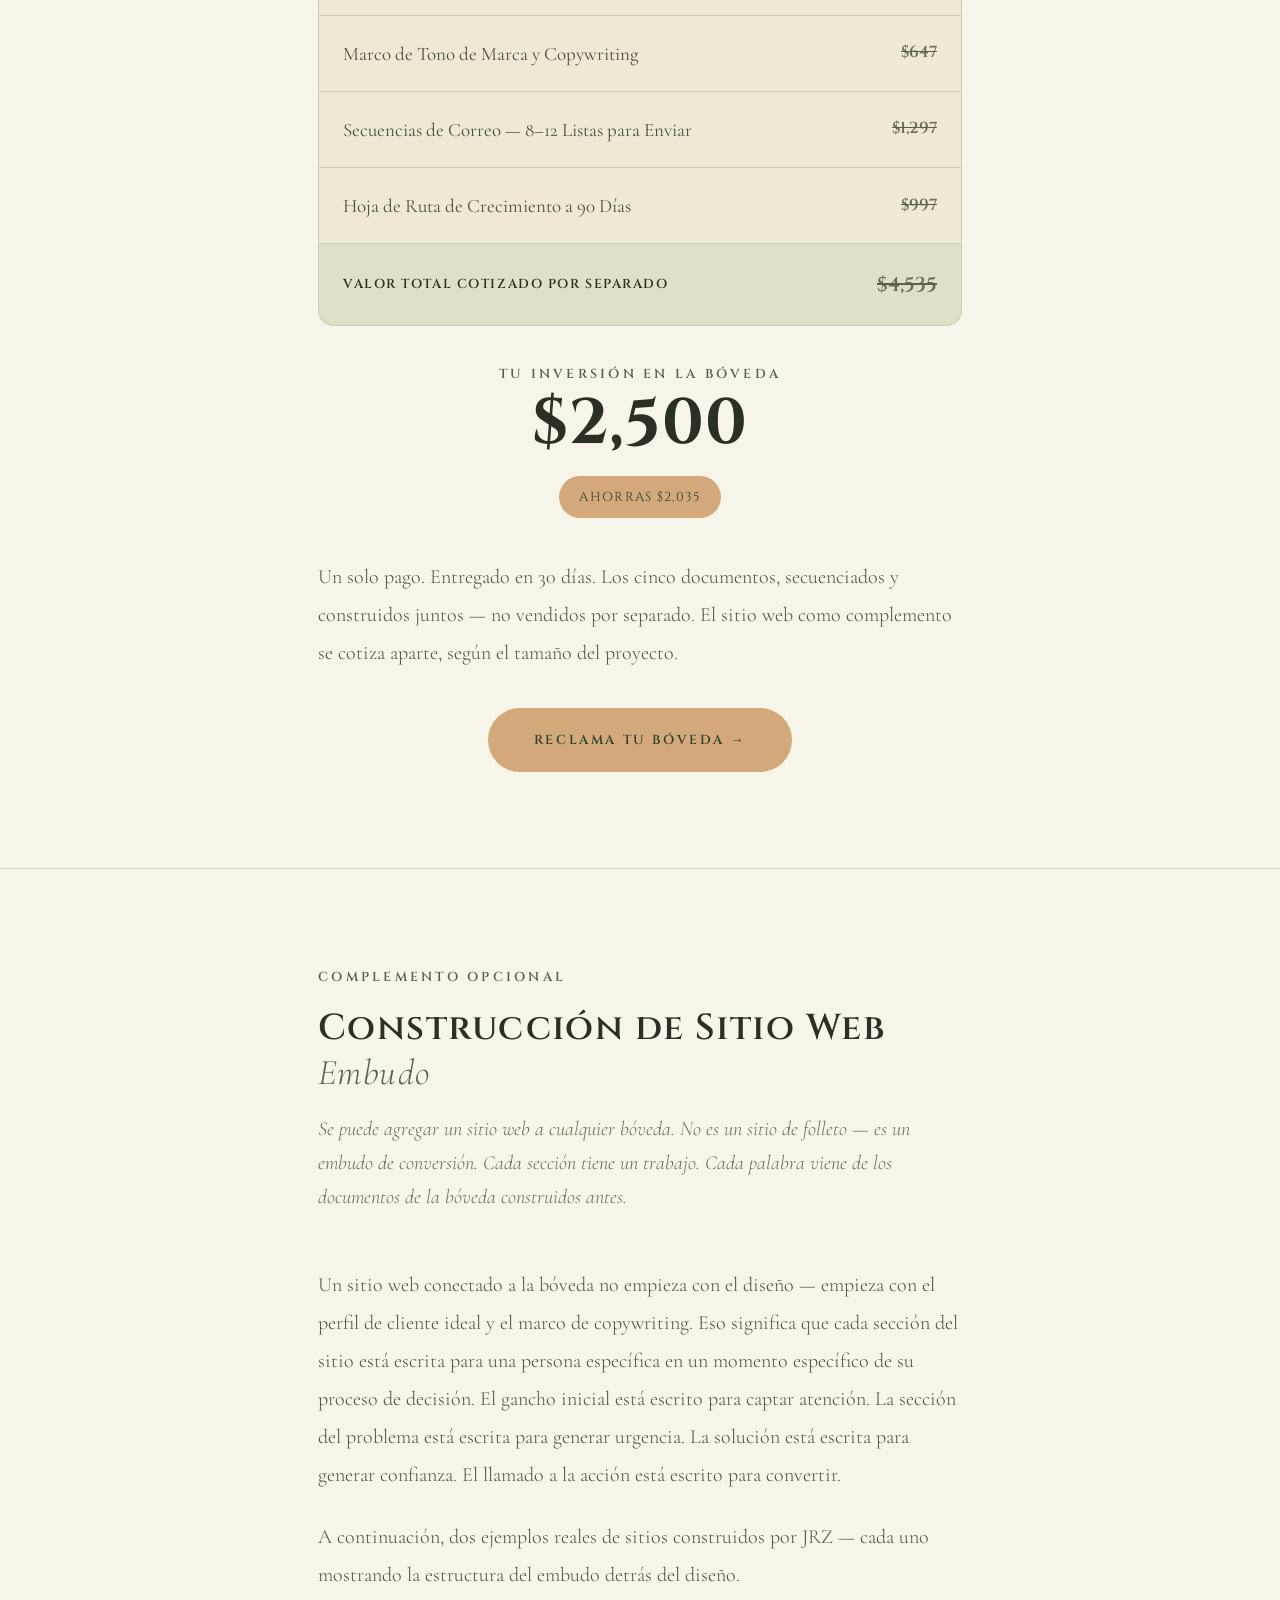
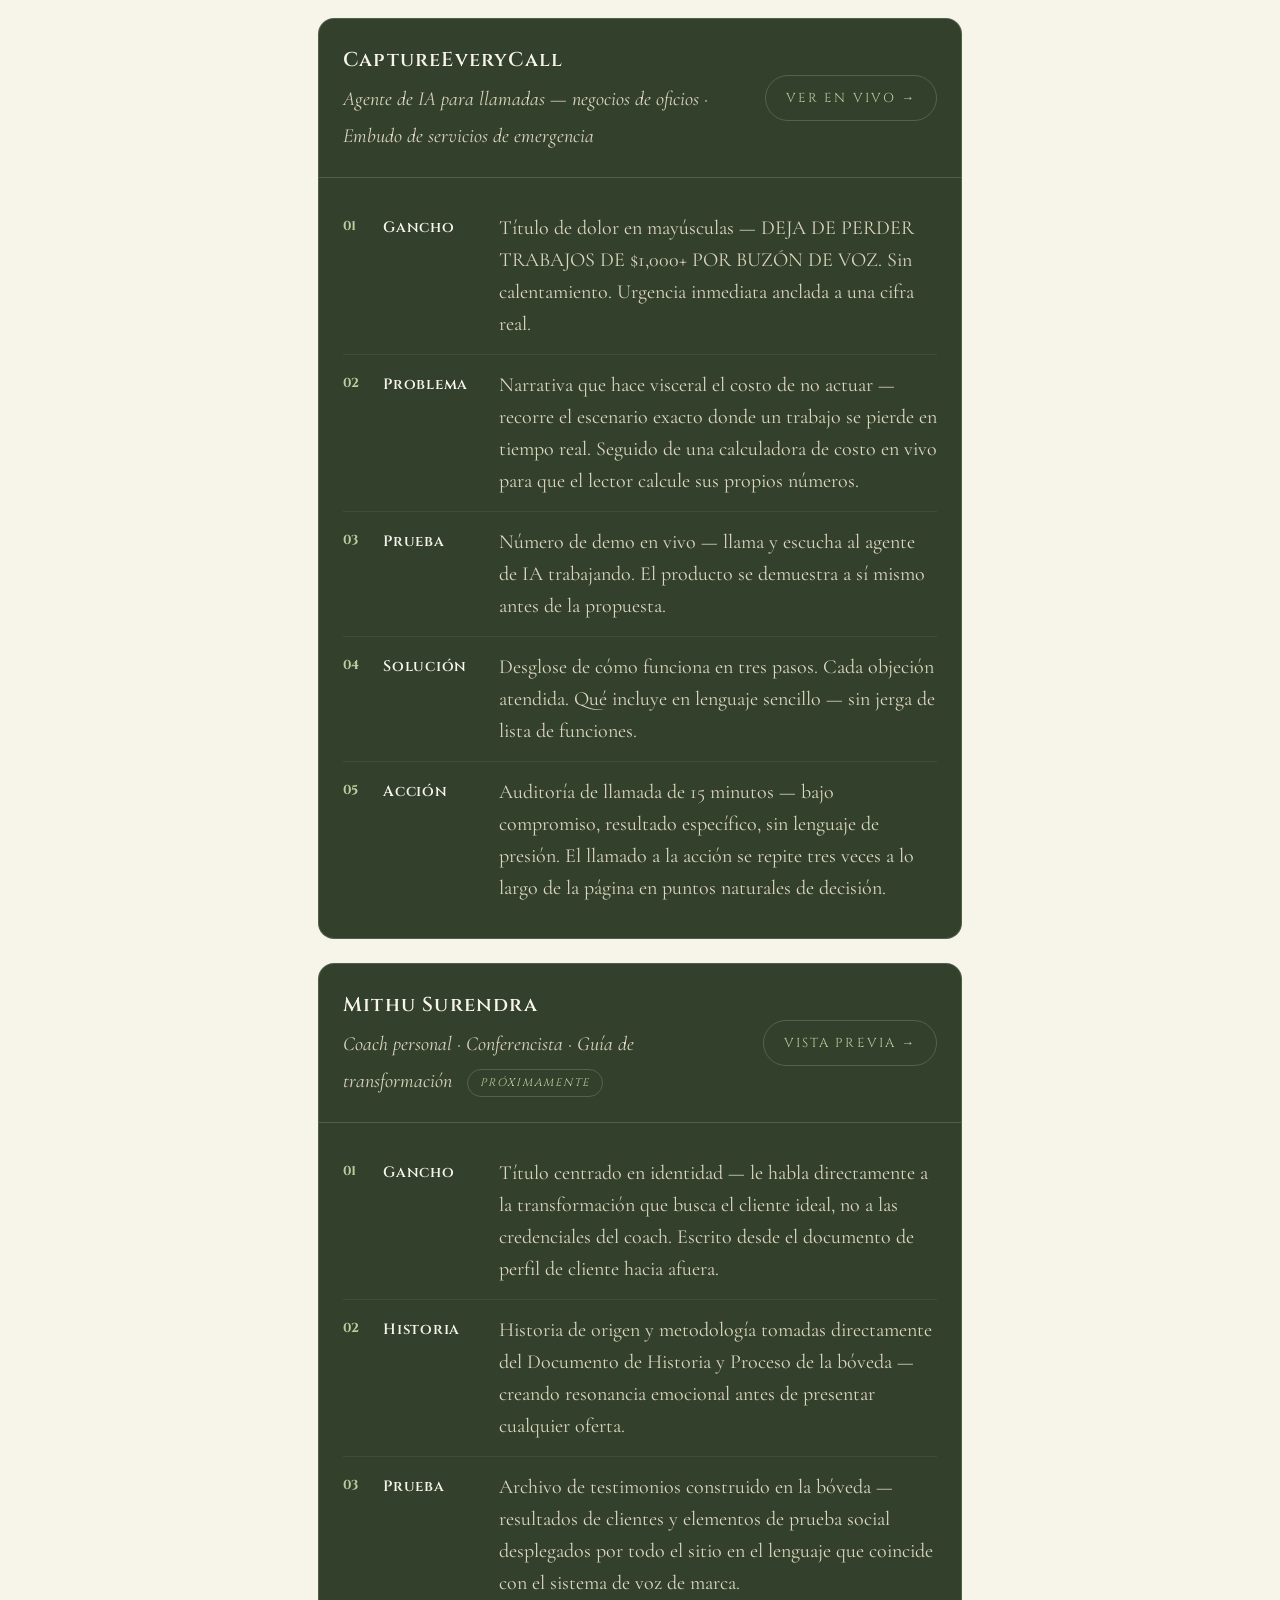
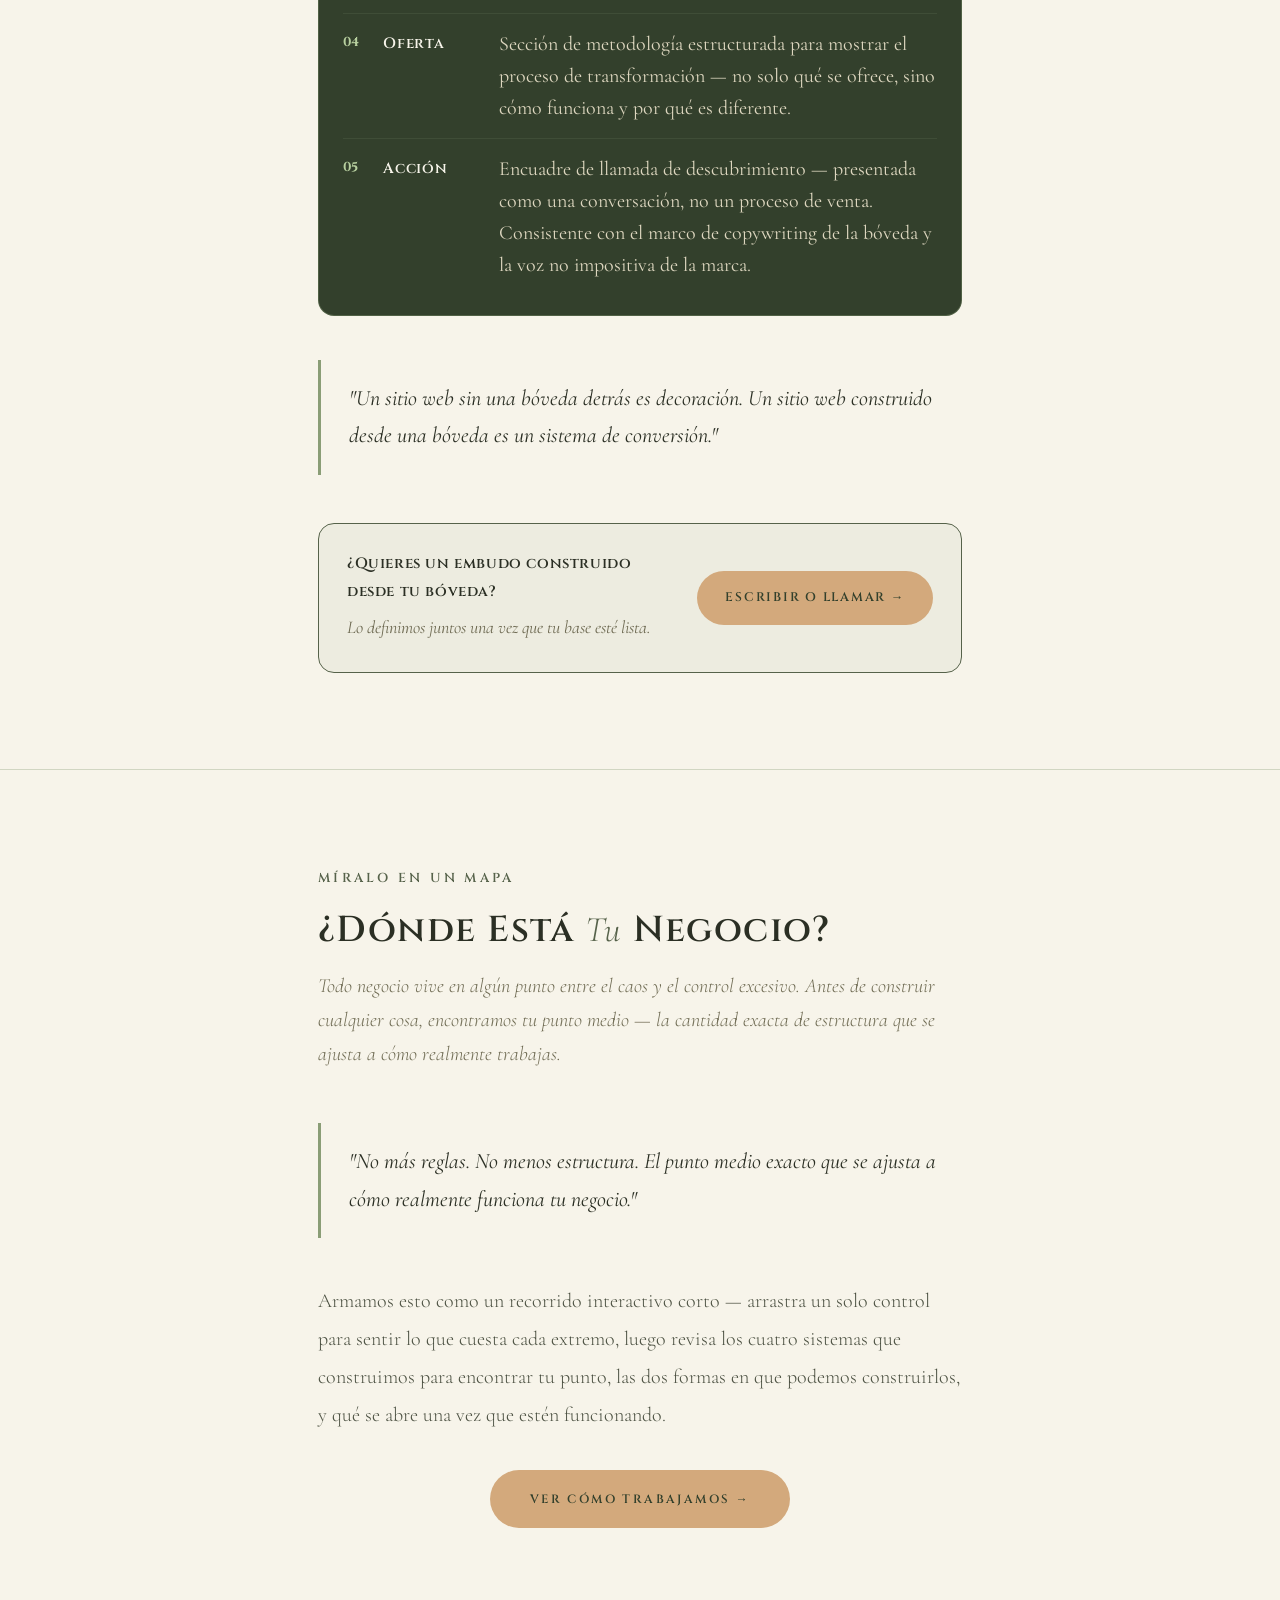
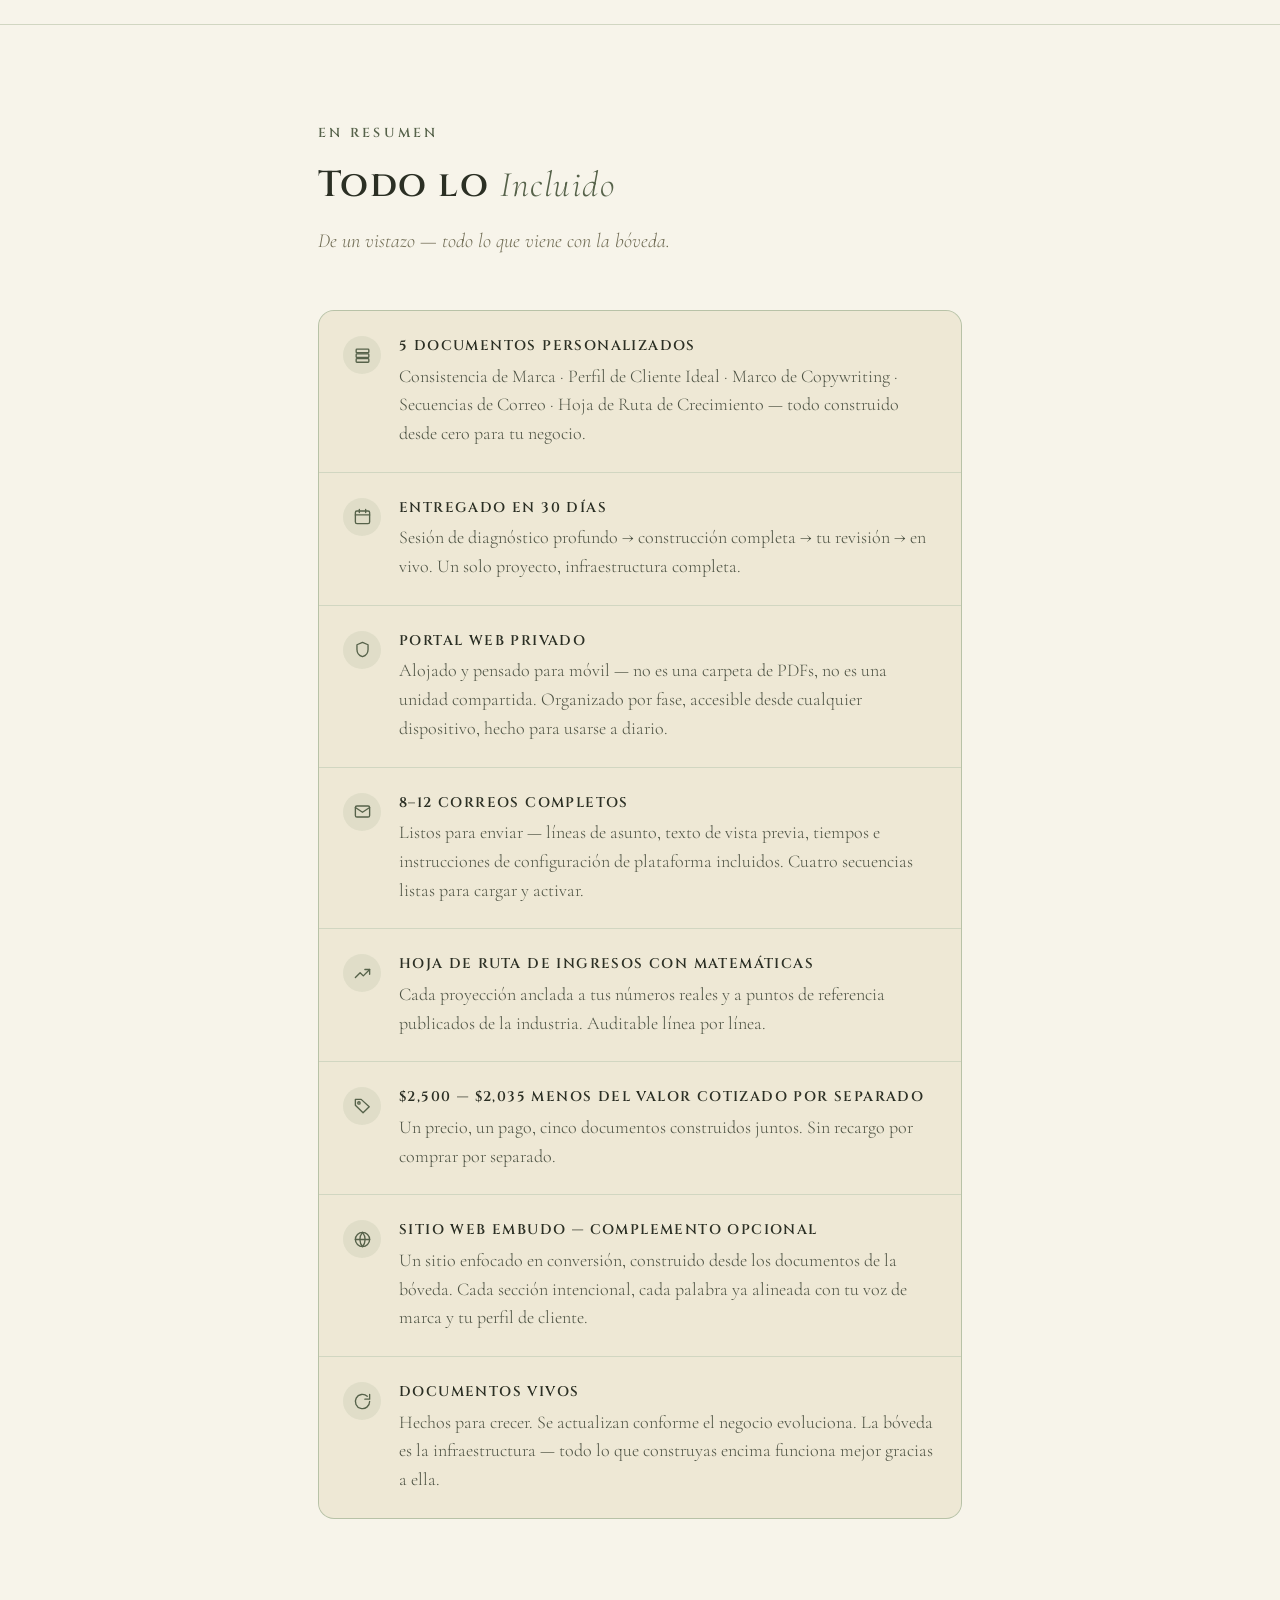
<file: espanol/vault.html>
<!DOCTYPE html>
<html lang="es">
<head>
<meta charset="UTF-8"/>
<meta name="viewport" content="width=device-width, initial-scale=1.0"/>
<title>La Bóveda de Marketing — JRZ Consulting Solutions</title>
<link rel="preconnect" href="https://fonts.googleapis.com"/>
<link rel="preconnect" href="https://fonts.gstatic.com" crossorigin/>
<link href="https://fonts.googleapis.com/css2?family=Cinzel:wght@400;600;700;900&family=Cormorant+Garamond:ital,wght@0,300;0,400;0,500;0,600;1,300;1,400;1,500&display=swap" rel="stylesheet"/>
<style>
  *, *::before, *::after { box-sizing: border-box; margin: 0; padding: 0; }
  :root {
    --paper: #f7f4ea;
    --paper-dim: #eee8d5;
    --forest: #33402c;
    --sage: #8a9d76;
    --sage-light: #b7cf9f;
    --sage-dim: #56624a;
    --sage-rule: rgba(138,157,118,0.35);
    --clay: #ba8659;
    --clay-light: #d3a97c;
    --clay-lighter: #deba91;
    --cream: #f7f4ea;
    --cream-dim: #ddd6bf;
    --ink: #2b2f24;
    --ink-soft: #4c5142;
    --muted: #6e6a52;
    --radius: 16px;
    --radius-sm: 9px;
    --body-size: 20px;
    --lead-size: 24px;
    --small-size: 20px;
  }
  html { scroll-behavior: smooth; }
  body {
    background: var(--paper);
    color: var(--ink);
    font-family: 'Cormorant Garamond', serif;
    font-size: var(--body-size);
    line-height: 1.85;
    -webkit-font-smoothing: antialiased;
    overflow-x: hidden;
  }
  svg.icon { width: 26px; height: 26px; stroke: currentColor; fill: none; stroke-width: 1.7; stroke-linecap: round; stroke-linejoin: round; display: block; }
  /* ── CONTAINER ── */
  .wrap {
    width: 100%;
    max-width: 700px;
    margin: 0 auto;
    padding: 0 28px;
  }
  /* ── SECTIONS ── */
  .section {
    padding: 96px 0;
    border-top: 1px solid var(--sage-rule);
  }
  .section:first-of-type { border-top: none; }
  /* ── EYEBROW ── */
  .eyebrow {
    font-family: 'Cinzel', serif;
    font-size: 13px;
    font-weight: 600;
    letter-spacing: 0.25em;
    text-transform: uppercase;
    color: var(--sage-dim);
    display: block;
    margin-bottom: 18px;
  }
  /* ── HEADINGS ── */
  h1, h2, h3 {
    font-family: 'Cinzel', serif;
    letter-spacing: 0.04em;
    line-height: 1.22;
    color: var(--ink);
  }
  h1 {
    font-size: clamp(40px, 10vw, 66px);
    font-weight: 700;
    margin-bottom: 10px;
  }
  h1 em {
    font-family: 'Cormorant Garamond', serif;
    font-style: italic;
    font-weight: 300;
    color: var(--sage-light);
    font-size: 1.08em;
  }
  h2 {
    font-size: clamp(26px, 6vw, 36px);
    font-weight: 600;
    margin-bottom: 16px;
  }
  h2 em {
    font-family: 'Cormorant Garamond', serif;
    font-style: italic;
    font-weight: 300;
    color: var(--sage-dim);
  }
  h3 {
    font-size: 20px;
    font-weight: 600;
    letter-spacing: 0.06em;
    margin-bottom: 10px;
  }
  /* ── BODY TEXT ── */
  p {
    font-size: var(--body-size);
    font-weight: 300;
    color: var(--ink-soft);
    line-height: 1.9;
    margin-bottom: 24px;
  }
  p:last-child { margin-bottom: 0; }
  .lead {
    font-size: var(--lead-size);
    font-weight: 400;
    color: var(--ink);
    line-height: 1.8;
    margin-bottom: 30px;
  }
  .lead strong {
    color: var(--sage-dim);
    font-weight: 600;
  }
  .section-intro {
    font-size: 20px;
    font-style: italic;
    font-weight: 300;
    color: var(--muted);
    margin-bottom: 52px;
    line-height: 1.7;
  }
  /* ── PULL QUOTE ── */
  .pull-quote {
    border-left: 3px solid var(--sage);
    padding: 20px 0 20px 28px;
    margin: 44px 0;
  }
  .pull-quote p {
    font-size: 22px;
    font-style: italic;
    font-weight: 400;
    color: var(--ink);
    line-height: 1.7;
    margin: 0;
  }
  /* ── SCROLL REVEAL ── */
  .reveal {
    opacity: 0;
    transform: translateY(20px);
    transition: opacity 0.8s ease, transform 0.8s ease;
  }
  .reveal.visible {
    opacity: 1;
    transform: translateY(0);
  }
  @media (prefers-reduced-motion: reduce) {
    .reveal { opacity: 1; transform: none; transition: none; }
  }
  /* ── PROGRESS TRACKER ── */
  .tracker {
    position: sticky;
    top: 0;
    z-index: 40;
    background: rgba(247,244,234,0.92);
    backdrop-filter: blur(6px);
    border-bottom: 1px solid var(--sage-rule);
    opacity: 0;
    visibility: hidden;
    transform: translateY(-100%);
    transition: opacity 0.4s ease, transform 0.4s ease;
    pointer-events: none;
  }
  .tracker.visible { opacity: 1; visibility: visible; transform: translateY(0); pointer-events: auto; }
  .tracker-inner {
    max-width: 700px;
    margin: 0 auto;
    display: flex;
    align-items: center;
    justify-content: space-between;
    padding: 14px 28px;
    gap: 6px;
    overflow-x: auto;
  }
  .tracker-step {
    display: flex;
    align-items: center;
    gap: 8px;
    text-decoration: none;
    flex-shrink: 0;
    padding: 4px 2px;
  }
  .tracker-dot {
    width: 8px; height: 8px; border-radius: 50%;
    background: var(--sage-rule);
    transition: background 0.3s ease, transform 0.3s ease;
    flex-shrink: 0;
  }
  .tracker-step.active .tracker-dot { background: var(--sage); transform: scale(1.3); }
  .tracker-label {
    font-family: 'Cinzel', serif;
    font-size: 10.5px;
    letter-spacing: 0.1em;
    text-transform: uppercase;
    color: var(--muted);
    white-space: nowrap;
    transition: color 0.3s ease;
  }
  .tracker-step.active .tracker-label { color: var(--ink); font-weight: 600; }
  .tracker-line {
    flex: 1;
    height: 1px;
    background: var(--sage-rule);
    margin: 0 2px;
    min-width: 10px;
  }
  @media (max-width: 620px) {
    .tracker-label { display: none; }
    .tracker-inner { justify-content: center; gap: 10px; padding: 14px 20px; }
  }
  /* ── HERO ── */
  .hero {
    padding: 110px 0 96px;
    text-align: center;
    border-top: none;
    background: var(--forest);
    color: var(--cream);
  }
  .hero h1 { color: var(--cream); }
  .hero-rule {
    width: 1px;
    height: 64px;
    background: linear-gradient(to bottom, transparent, var(--sage-light));
    margin: 0 auto 40px;
  }
  .brand-mark {
    font-family: 'Cinzel', serif;
    font-size: 13px;
    letter-spacing: 0.3em;
    text-transform: uppercase;
    color: var(--sage-light);
    margin-bottom: 40px;
  }
  .hero-sub {
    font-size: 22px;
    font-weight: 300;
    font-style: italic;
    color: var(--cream-dim);
    max-width: 500px;
    margin: 32px auto 0;
    line-height: 1.7;
  }
  .divider-label {
    display: flex;
    align-items: center;
    gap: 18px;
    margin: 56px auto 0;
    max-width: 340px;
  }
  .divider-label::before,
  .divider-label::after {
    content: '';
    flex: 1;
    height: 1px;
    background: rgba(183,207,159,0.3);
  }
  .divider-label span {
    font-family: 'Cinzel', serif;
    font-size: 12px;
    letter-spacing: 0.24em;
    color: var(--sage-light);
    text-transform: uppercase;
    white-space: nowrap;
  }
  /* ── STEP ONE BADGE ── */
  .step-badge {
    display: inline-flex;
    align-items: center;
    gap: 14px;
    border: 1px solid var(--sage-rule);
    border-radius: var(--radius-sm);
    padding: 14px 22px;
    margin-bottom: 36px;
    background: var(--paper-dim);
  }
  .step-badge-num {
    font-family: 'Cinzel', serif;
    font-size: 28px;
    font-weight: 700;
    color: var(--sage-dim);
    line-height: 1;
  }
  .step-badge-text {
    text-align: left;
  }
  .step-badge-text strong {
    font-family: 'Cinzel', serif;
    font-size: 11px;
    font-weight: 600;
    letter-spacing: 0.18em;
    text-transform: uppercase;
    color: var(--ink);
    display: block;
  }
  .step-badge-text span {
    font-size: 14px;
    font-style: italic;
    color: var(--muted);
  }
  /* ── CHAOS → CLARITY VISUAL ── */
  .relief-visual {
    margin: 44px 0 8px;
    border: 1px solid var(--sage-rule);
    border-radius: var(--radius);
    background: var(--paper-dim);
    padding: 32px 24px 24px;
  }
  .relief-visual svg { width: 100%; height: auto; display: block; }
  .relief-caption {
    display: flex;
    justify-content: space-between;
    margin-top: 6px;
    padding: 0 4px;
  }
  .relief-caption span {
    font-family: 'Cinzel', serif;
    font-size: 11px;
    letter-spacing: 0.16em;
    text-transform: uppercase;
  }
  .relief-caption .from { color: #a15f42; }
  .relief-caption .to { color: var(--sage-dim); }
  /* ── EXPAND HINT ── */
  .expand-hint {
    display: flex;
    align-items: center;
    gap: 12px;
    background: rgba(138,157,118,0.12);
    border: 1px solid var(--sage-rule);
    border-radius: 999px;
    padding: 13px 22px;
    margin-bottom: 40px;
  }
  .expand-hint-icon {
    flex-shrink: 0;
    width: 30px; height: 30px;
    border-radius: 50%;
    background: var(--sage-dim);
    color: var(--cream);
    display: flex; align-items: center; justify-content: center;
    animation: hintBounce 2.2s ease-in-out infinite;
  }
  .expand-hint-icon svg { width: 15px; height: 15px; }
  .expand-hint span {
    font-size: 17px;
    font-style: italic;
    color: var(--ink-soft);
    line-height: 1.5;
  }
  .expand-hint strong {
    color: var(--ink);
    font-weight: 600;
    font-style: normal;
  }
  @keyframes hintBounce {
    0%, 100% { transform: translateY(0); }
    50% { transform: translateY(3px); }
  }
  @media (prefers-reduced-motion: reduce) {
    .expand-hint-icon { animation: none; }
  }
  @media (max-width: 560px) {
    .expand-hint { border-radius: var(--radius); align-items: flex-start; }
  }
  /* ── ACCORDION ── */
  .accordion {
    border: 1px solid var(--sage-rule);
    border-radius: var(--radius);
    margin-bottom: 20px;
    background: var(--paper-dim);
    overflow: hidden;
  }
  .accordion-header {
    width: 100%;
    background: none;
    border: none;
    padding: 28px 28px;
    display: flex;
    align-items: flex-start;
    gap: 18px;
    cursor: pointer;
    text-align: left;
    transition: background 0.2s;
  }
  .accordion-header:hover {
    background: rgba(138,157,118,0.08);
  }
  .accordion-icon {
    flex-shrink: 0;
    width: 44px; height: 44px;
    border-radius: 50%;
    background: rgba(138,157,118,0.14);
    display: flex; align-items: center; justify-content: center;
    color: var(--sage-dim);
    margin-top: 2px;
  }
  .accordion-icon svg { width: 22px; height: 22px; }
  .accordion-num {
    font-family: 'Cinzel', serif;
    font-size: 13px;
    font-weight: 600;
    letter-spacing: 0.18em;
    color: var(--sage-dim);
    flex-shrink: 0;
    margin-top: 4px;
    width: 26px;
  }
  .accordion-title-block {
    flex: 1;
  }
  .accordion-tag {
    font-family: 'Cinzel', serif;
    font-size: 11px;
    letter-spacing: 0.2em;
    text-transform: uppercase;
    color: var(--sage-dim);
    display: block;
    margin-bottom: 6px;
  }
  .accordion-title {
    font-family: 'Cinzel', serif;
    font-size: 20px;
    font-weight: 600;
    letter-spacing: 0.05em;
    color: var(--ink);
    line-height: 1.3;
  }
  .accordion-summary {
    font-size: 20px;
    font-style: italic;
    color: var(--muted);
    margin-top: 6px;
    line-height: 1.55;
    font-weight: 300;
  }
  .accordion-arrow {
    font-size: 22px;
    color: var(--sage-dim);
    flex-shrink: 0;
    transition: transform 0.3s;
    margin-top: 2px;
    line-height: 1;
  }
  .accordion.open .accordion-arrow {
    transform: rotate(180deg);
  }
  .accordion.open {
    border-color: var(--sage-dim);
  }
  .accordion-body {
    display: none;
    padding: 0 28px 32px 88px;
    border-top: 1px solid var(--sage-rule);
  }
  /* ── MOBILE ACCORDION OVERRIDES ── */
  @media (max-width: 600px) {
    .accordion-header {
      padding: 26px 20px 22px 20px;
      flex-wrap: wrap;
      gap: 14px;
    }
    .accordion-num { display: none; }
    .accordion-title-block {
      width: 100%;
      flex: none;
      padding-right: 0;
    }
    .accordion-tag {
      font-size: 11px;
      margin-bottom: 8px;
    }
    .accordion-title {
      font-size: 22px;
      line-height: 1.35;
    }
    .accordion-summary {
      display: none;
    }
    .accordion-arrow {
      width: 100%;
      text-align: right;
      font-size: 24px;
      margin-top: 4px;
      display: block;
    }
    .accordion-body {
      padding: 0 20px 28px 20px;
    }
    .accordion-body p {
      font-size: 20px;
    }
    /* Bar chart mobile fix */
    .bar-chart {
      gap: 4px;
      height: 100px;
    }
    .bar-val {
      font-size: 10px;
      letter-spacing: 0;
    }
    .bar-name {
      font-size: 10px;
      line-height: 1.2;
    }
    .graph-preview {
      padding: 20px 14px;
      overflow-x: hidden;
    }
    /* Site example header mobile fix */
    .site-example-header {
      flex-direction: column;
      align-items: flex-start;
      gap: 14px;
      padding: 20px 20px;
    }
    .site-link-btn {
      width: 100%;
      text-align: center;
      padding: 14px 18px;
    }
  }
  .accordion.open .accordion-body {
    display: block;
  }
  .accordion-body p {
    font-size: 20px;
    margin-top: 20px;
    margin-bottom: 16px;
  }
  .depth-note {
    font-size: 20px;
    font-style: italic;
    color: var(--sage-dim);
    border-top: 1px solid var(--sage-rule);
    padding-top: 14px;
    margin-top: 8px;
    line-height: 1.6;
  }
  /* ── FUNNEL SPINE ── */
  .funnel-item {
    display: flex;
    gap: 0;
    position: relative;
  }
  .funnel-spine {
    display: flex;
    flex-direction: column;
    align-items: center;
    flex-shrink: 0;
    width: 52px;
  }
  .funnel-dot {
    width: 40px;
    height: 40px;
    border-radius: 50%;
    background: rgba(138,157,118,0.14);
    border: 1px solid var(--sage-rule);
    color: var(--sage-dim);
    display: flex; align-items: center; justify-content: center;
    flex-shrink: 0;
    margin-top: 6px;
    z-index: 1;
  }
  .funnel-dot svg { width: 19px; height: 19px; }
  .funnel-line {
    width: 1px;
    flex: 1;
    background: var(--sage-rule);
    min-height: 24px;
  }
  .funnel-item:last-child .funnel-line { display: none; }
  .funnel-content {
    flex: 1;
    background: var(--paper-dim);
    border: 1px solid var(--sage-rule);
    border-radius: var(--radius);
    padding: 26px 24px;
    margin-bottom: 18px;
    margin-left: 4px;
  }
  .funnel-phase-label {
    font-family: 'Cinzel', serif;
    font-size: 12px;
    letter-spacing: 0.24em;
    text-transform: uppercase;
    color: var(--sage-dim);
    margin-bottom: 6px;
    display: block;
  }
  .funnel-phase-title {
    font-family: 'Cinzel', serif;
    font-size: 20px;
    font-weight: 600;
    color: var(--ink);
    margin-bottom: 10px;
    letter-spacing: 0.05em;
  }
  .funnel-content p {
    font-size: 20px;
    color: var(--muted);
    margin: 0;
    line-height: 1.7;
  }
  /* ── FRAMEWORK BOX ── */
  .framework-box {
    border: 1px solid var(--sage-dim);
    border-radius: var(--radius);
    padding: 38px 28px;
    text-align: center;
    margin: 0 0 44px;
    background: rgba(138,157,118,0.08);
  }
  .framework-label {
    font-family: 'Cinzel', serif;
    font-size: 12px;
    letter-spacing: 0.24em;
    text-transform: uppercase;
    color: var(--sage-dim);
    display: block;
    margin-bottom: 14px;
  }
  .framework-name {
    font-family: 'Cinzel', serif;
    font-size: 24px;
    font-weight: 700;
    letter-spacing: 0.1em;
    color: var(--ink);
    margin-bottom: 8px;
  }
  .framework-sub {
    font-size: 18px;
    font-style: italic;
    font-weight: 300;
    color: var(--muted);
  }
  /* ── GRAPH PREVIEW ── */
  .graph-preview {
    background: var(--forest);
    border: 1px solid var(--sage-rule);
    border-radius: var(--radius);
    padding: 28px 24px;
    margin: 32px 0;
  }
  .graph-label {
    font-family: 'Cinzel', serif;
    font-size: 13px;
    letter-spacing: 0.2em;
    text-transform: uppercase;
    color: var(--sage-light);
    margin-bottom: 20px;
    display: block;
  }
  /* Bar chart */
  .bar-chart {
    display: flex;
    align-items: flex-end;
    gap: 10px;
    height: 120px;
    margin-bottom: 12px;
  }
  .bar-wrap {
    flex: 1;
    display: flex;
    flex-direction: column;
    align-items: center;
    gap: 6px;
    height: 100%;
    justify-content: flex-end;
  }
  .bar {
    width: 100%;
    background: var(--sage-dim);
    border-radius: 4px 4px 0 0;
    transition: background 0.2s;
    position: relative;
  }
  .bar.highlight { background: var(--sage); }
  .bar-val {
    font-family: 'Cinzel', serif;
    font-size: 13px;
    color: var(--sage-light);
    font-weight: 600;
  }
  .bar-name {
    font-size: 13px;
    color: var(--cream-dim);
    text-align: center;
    line-height: 1.3;
  }
  .graph-note {
    font-size: 20px;
    font-style: italic;
    color: var(--cream-dim);
    margin-top: 8px;
    text-align: center;
  }
  /* Roadmap phases */
  .phase-row {
    display: flex;
    gap: 6px;
    margin-bottom: 8px;
  }
  .phase-block {
    flex: 1;
    padding: 10px 8px;
    border-radius: var(--radius-sm);
    text-align: center;
    background: rgba(138,157,118,0.1);
    border: 1px solid var(--sage-rule);
  }
  .phase-block.active {
    background: var(--sage-dim);
    border-color: var(--sage);
  }
  .phase-block-label {
    font-family: 'Cinzel', serif;
    font-size: 12px;
    letter-spacing: 0.14em;
    text-transform: uppercase;
    color: var(--cream-dim);
    display: block;
    margin-bottom: 3px;
  }
  .phase-block-val {
    font-family: 'Cinzel', serif;
    font-size: 17px;
    font-weight: 700;
    color: var(--sage-light);
  }
  /* ── WEBSITE FUNNEL SECTION ── */
  .site-example {
    border: 1px solid var(--sage-rule);
    border-radius: var(--radius);
    background: var(--forest);
    margin-bottom: 24px;
    overflow: hidden;
  }
  .site-example-header {
    padding: 22px 24px;
    display: flex;
    align-items: center;
    justify-content: space-between;
    gap: 16px;
  }
  .site-example-name {
    font-family: 'Cinzel', serif;
    font-size: 20px;
    font-weight: 600;
    color: var(--cream);
    letter-spacing: 0.06em;
  }
  .site-example-type {
    font-size: 20px;
    font-style: italic;
    color: var(--cream-dim);
    margin-top: 3px;
  }
  .site-link-btn {
    font-family: 'Cinzel', serif;
    font-size: 13px;
    letter-spacing: 0.16em;
    text-transform: uppercase;
    color: var(--sage-light);
    border: 1px solid var(--sage-dim);
    border-radius: 999px;
    padding: 10px 20px;
    text-decoration: none;
    white-space: nowrap;
    flex-shrink: 0;
    transition: background 0.2s, color 0.2s;
  }
  .site-link-btn:hover {
    background: var(--sage-dim);
    color: var(--cream);
  }
  .site-funnel-steps {
    border-top: 1px solid var(--sage-rule);
    padding: 20px 24px;
  }
  .funnel-step-row {
    display: flex;
    align-items: flex-start;
    gap: 16px;
    padding: 14px 0;
    border-bottom: 1px solid rgba(138,157,118,0.14);
  }
  .funnel-step-row:last-child { border-bottom: none; }
  .funnel-step-num {
    font-family: 'Cinzel', serif;
    font-size: 13px;
    font-weight: 700;
    color: var(--sage-light);
    flex-shrink: 0;
    width: 24px;
    margin-top: 2px;
  }
  .funnel-step-name {
    font-family: 'Cinzel', serif;
    font-size: 15px;
    font-weight: 600;
    color: var(--cream);
    letter-spacing: 0.05em;
    flex-shrink: 0;
    width: 100px;
    margin-top: 2px;
  }
  .funnel-step-desc {
    font-size: 20px;
    color: var(--cream-dim);
    line-height: 1.6;
  }
  @media (max-width: 480px) {
    .funnel-step-row { flex-direction: column; gap: 4px; }
    .funnel-step-name { width: auto; }
  }
  .coming-soon-badge {
    display: inline-block;
    font-family: 'Cinzel', serif;
    font-size: 11px;
    letter-spacing: 0.16em;
    text-transform: uppercase;
    color: var(--sage-light);
    border: 1px solid var(--sage-dim);
    border-radius: 999px;
    padding: 3px 12px;
    margin-left: 10px;
    vertical-align: middle;
  }
  /* ── SUMMARY GRID ── */
  .summary-grid {
    display: flex;
    flex-direction: column;
    gap: 1px;
    background: var(--sage-rule);
    border: 1px solid var(--sage-rule);
    border-radius: var(--radius);
    overflow: hidden;
    margin-top: 40px;
  }
  .summary-row {
    display: flex;
    align-items: flex-start;
    gap: 18px;
    padding: 24px 24px;
    background: var(--paper-dim);
  }
  .summary-icon {
    flex-shrink: 0;
    width: 38px; height: 38px;
    border-radius: 50%;
    background: rgba(138,157,118,0.14);
    color: var(--sage-dim);
    display: flex; align-items: center; justify-content: center;
    margin-top: 1px;
  }
  .summary-icon svg { width: 19px; height: 19px; }
  .summary-text {
    font-size: 18px;
    font-weight: 300;
    color: var(--ink-soft);
    line-height: 1.6;
  }
  .summary-text strong {
    font-family: 'Cinzel', serif;
    font-size: 14px;
    font-weight: 600;
    letter-spacing: 0.1em;
    text-transform: uppercase;
    color: var(--ink);
    display: block;
    margin-bottom: 4px;
  }
  /* ── INVESTMENT / PRICE ANCHOR ── */
  .value-stack {
    border: 1px solid var(--sage-rule);
    border-radius: var(--radius);
    background: var(--paper-dim);
    overflow: hidden;
    margin-top: 8px;
  }
  .value-row {
    display: flex;
    justify-content: space-between;
    align-items: center;
    gap: 16px;
    padding: 20px 24px;
    border-bottom: 1px solid var(--sage-rule);
  }
  .value-row:last-child { border-bottom: none; }
  .value-row-name {
    font-size: 19px;
    color: var(--ink-soft);
  }
  .value-row-price {
    font-family: 'Cinzel', serif;
    font-size: 16px;
    font-weight: 600;
    color: var(--muted);
    text-decoration: line-through;
    text-decoration-color: var(--sage-dim);
    white-space: nowrap;
  }
  .value-row.total {
    background: rgba(138,157,118,0.12);
    padding: 22px 24px;
  }
  .value-row.total .value-row-name {
    font-family: 'Cinzel', serif;
    font-size: 13px;
    font-weight: 600;
    letter-spacing: 0.12em;
    text-transform: uppercase;
    color: var(--ink);
  }
  .value-row.total .value-row-price {
    font-size: 20px;
  }
  .price-reveal {
    text-align: center;
    margin-top: 36px;
  }
  .price-reveal-num {
    font-family: 'Cinzel', serif;
    font-size: clamp(48px, 10vw, 64px);
    font-weight: 700;
    color: var(--ink);
    letter-spacing: 0.02em;
    line-height: 1;
    margin: 6px 0 14px;
  }
  .price-reveal-save {
    display: inline-block;
    font-family: 'Cinzel', serif;
    font-size: 13px;
    letter-spacing: 0.1em;
    text-transform: uppercase;
    color: var(--forest);
    background: var(--clay-light);
    border-radius: 999px;
    padding: 9px 20px;
    margin-top: 6px;
  }
  /* ── MID-PAGE CTA ── */
  .mid-cta {
    display: flex;
    align-items: center;
    justify-content: space-between;
    gap: 20px;
    flex-wrap: wrap;
    margin-top: 48px;
    padding: 26px 28px;
    border: 1px solid var(--sage-dim);
    border-radius: var(--radius);
    background: rgba(138,157,118,0.09);
  }
  .mid-cta-text { flex: 1; min-width: 200px; }
  .mid-cta-text strong {
    font-family: 'Cinzel', serif;
    font-size: 15px;
    font-weight: 600;
    letter-spacing: 0.04em;
    color: var(--ink);
    display: block;
    margin-bottom: 4px;
  }
  .mid-cta-text span {
    font-size: 18px;
    font-style: italic;
    color: var(--muted);
  }
  .mid-cta-btn {
    font-family: 'Cinzel', serif;
    font-size: 12.5px;
    font-weight: 600;
    letter-spacing: 0.14em;
    text-transform: uppercase;
    color: var(--forest);
    background: var(--clay-light);
    border-radius: 999px;
    padding: 15px 28px;
    text-decoration: none;
    white-space: nowrap;
    flex-shrink: 0;
    transition: background 0.2s, transform 0.2s;
  }
  .mid-cta-btn:hover { background: var(--clay-lighter); transform: translateY(-1px); }
  @media (max-width: 560px) {
    .mid-cta { flex-direction: column; align-items: stretch; text-align: center; padding: 24px 22px; }
  }
  /* ── FLOATING CTA ── */
  .floating-cta {
    position: fixed;
    right: 24px;
    bottom: 24px;
    z-index: 60;
    display: flex;
    align-items: center;
    gap: 10px;
    background: var(--clay-light);
    color: var(--forest);
    border-radius: 999px;
    padding: 15px 24px 15px 16px;
    text-decoration: none;
    box-shadow: 0 6px 24px rgba(43,47,36,0.22);
    font-family: 'Cinzel', serif;
    font-size: 12.5px;
    font-weight: 600;
    letter-spacing: 0.1em;
    text-transform: uppercase;
    transition: background 0.2s, transform 0.2s, box-shadow 0.2s;
    animation: floatPulse 3.5s ease-in-out infinite;
  }
  .floating-cta svg { width: 20px; height: 20px; stroke-width: 2; flex-shrink: 0; }
  .floating-cta:hover { background: var(--clay-lighter); transform: translateY(-2px); box-shadow: 0 10px 30px rgba(43,47,36,0.28); }
  @keyframes floatPulse {
    0%, 100% { box-shadow: 0 6px 24px rgba(43,47,36,0.22); }
    50% { box-shadow: 0 6px 24px rgba(186,134,89,0.45); }
  }
  @media (max-width: 560px) {
    .floating-cta { right: 16px; bottom: 16px; padding: 13px 18px 13px 13px; font-size: 11px; gap: 8px; }
    .floating-cta svg { width: 18px; height: 18px; }
  }
  @media (prefers-reduced-motion: reduce) {
    .floating-cta { animation: none; }
  }
  /* ── CTA ── */
  .cta-section {
    text-align: center;
    padding: 96px 0 110px;
    border-top: 1px solid var(--sage-rule);
    background: var(--forest);
    color: var(--cream);
  }
  .cta-section h2 { color: var(--cream); }
  .cta-section h2 em { color: var(--sage-light); }
  .cta-section .eyebrow { color: var(--sage-light); }
  .cta-section p {
    max-width: 500px;
    margin: 0 auto 40px;
    font-size: 21px;
    color: var(--cream-dim);
  }
  .cta-btn {
    display: inline-block;
    font-family: 'Cinzel', serif;
    font-size: 13px;
    font-weight: 600;
    letter-spacing: 0.2em;
    text-transform: uppercase;
    color: var(--forest);
    background: var(--clay-light);
    border-radius: 999px;
    padding: 22px 48px;
    text-decoration: none;
    transition: background 0.2s, transform 0.2s;
  }
  .cta-btn:hover { background: var(--clay-lighter); transform: translateY(-1px); }
  .cta-note {
    display: block;
    font-size: 20px;
    font-style: italic;
    color: var(--cream-dim);
    margin-top: 22px;
  }
  /* ── FOOTER ── */
  .footer {
    border-top: 1px solid var(--sage-rule);
    padding: 44px 0;
    text-align: center;
    background: var(--forest);
  }
  .footer-brand {
    font-family: 'Cinzel', serif;
    font-size: 20px;
    font-weight: 600;
    letter-spacing: 0.18em;
    color: var(--sage-light);
    margin-bottom: 10px;
  }
  .footer-note {
    font-size: 20px;
    color: var(--cream-dim);
    font-style: italic;
  }
  /* ── INLINE RULE ── */
  .rule {
    width: 48px;
    height: 1px;
    background: var(--sage-dim);
    margin: 44px 0;
  }
</style>
</head>
<body>
<!-- ═══════════════════════════════════ ICON SPRITE -->
<svg style="display:none" aria-hidden="true">
  <symbol id="icon-compass" viewBox="0 0 24 24"><circle cx="12" cy="12" r="9"/><path d="M14.8 9.2l-2 3.6-3.6 2 2-3.6z"/></symbol>
  <symbol id="icon-target" viewBox="0 0 24 24"><circle cx="12" cy="12" r="9"/><circle cx="12" cy="12" r="5"/><circle cx="12" cy="12" r="1"/></symbol>
  <symbol id="icon-quill" viewBox="0 0 24 24"><path d="M12 20h9"/><path d="M16.5 3.5a2.12 2.12 0 013 3L7 19l-4 1 1-4z"/></symbol>
  <symbol id="icon-mail" viewBox="0 0 24 24"><rect x="3" y="5" width="18" height="14" rx="2"/><path d="M3 7l9 6 9-6"/></symbol>
  <symbol id="icon-map" viewBox="0 0 24 24"><path d="M3 17l6-6 4 4 8-8"/><path d="M15 7h6v6"/></symbol>
  <symbol id="icon-stack" viewBox="0 0 24 24"><rect x="4" y="4" width="16" height="4.5" rx="1"/><rect x="4" y="10" width="16" height="4.5" rx="1"/><rect x="4" y="16" width="16" height="4.5" rx="1"/></symbol>
  <symbol id="icon-calendar" viewBox="0 0 24 24"><rect x="3" y="5" width="18" height="16" rx="2"/><path d="M16 3v4M8 3v4M3 10h18"/></symbol>
  <symbol id="icon-lock" viewBox="0 0 24 24"><path d="M12 3l7 3v6c0 5-3.5 8-7 9-3.5-1-7-4-7-9V6z"/></symbol>
  <symbol id="icon-tag" viewBox="0 0 24 24"><path d="M20.5 12.3L12.7 20 3 10.3V3h7.3z"/><circle cx="7.5" cy="7.5" r="1.5"/></symbol>
  <symbol id="icon-globe" viewBox="0 0 24 24"><circle cx="12" cy="12" r="9"/><path d="M3 12h18"/><path d="M12 3a14 14 0 010 18M12 3a14 14 0 000 18"/></symbol>
  <symbol id="icon-loop" viewBox="0 0 24 24"><path d="M21 12a9 9 0 11-3-6.7"/><path d="M21 3v6h-6"/></symbol>
  <symbol id="icon-leaf" viewBox="0 0 24 24"><path d="M12 21c7-2 9-8 9-15-7 0-13 2-15 9 2 3 4 5 6 6z"/><path d="M9 15c3-3 6-6 12-11"/></symbol>
  <symbol id="icon-chat" viewBox="0 0 24 24"><path d="M21 11.5a8.38 8.38 0 01-.9 3.8 8.5 8.5 0 01-7.6 4.7 8.38 8.38 0 01-3.8-.9L3 21l1.9-5.7a8.38 8.38 0 01-.9-3.8 8.5 8.5 0 014.7-7.6 8.38 8.38 0 013.8-.9h.5a8.48 8.48 0 018 8v.5z"/></symbol>
  <symbol id="icon-expand" viewBox="0 0 24 24"><path d="M7 10l5 5 5-5"/></symbol>
</svg>
<!-- ═══════════════════════════════════ PROGRESS TRACKER -->
<nav class="tracker" id="tracker" aria-label="Progreso de la página">
  <div class="tracker-inner">
    <a href="#why" class="tracker-step" data-target="why" aria-label="Ir a la sección Problema"><span class="tracker-dot"></span><span class="tracker-label">Problema</span></a>
    <div class="tracker-line"></div>
    <a href="#deliverables" class="tracker-step" data-target="deliverables" aria-label="Ir a la sección Fundamento"><span class="tracker-dot"></span><span class="tracker-label">Fundamento</span></a>
    <div class="tracker-line"></div>
    <a href="#architecture" class="tracker-step" data-target="architecture" aria-label="Ir a la sección Arquitectura"><span class="tracker-dot"></span><span class="tracker-label">Arquitectura</span></a>
    <div class="tracker-line"></div>
    <a href="#investment" class="tracker-step" data-target="investment" aria-label="Ir a la sección Inversión"><span class="tracker-dot"></span><span class="tracker-label">Inversión</span></a>
    <div class="tracker-line"></div>
    <a href="how-we-work.html" class="tracker-step" aria-label="Ir a la página Cómo Trabajamos"><span class="tracker-dot"></span><span class="tracker-label">Cómo Trabajamos</span></a>
    <div class="tracker-line"></div>
    <a href="#cta" class="tracker-step" data-target="cta" aria-label="Ir a la sección Siguiente Paso"><span class="tracker-dot"></span><span class="tracker-label">Siguiente Paso</span></a>
  </div>
</nav>
<!-- ═══════════════════════════════════ FLOATING CTA -->
<a href="https://wa.me/16822037801" target="_blank" rel="noopener noreferrer" class="floating-cta" aria-label="Escribir o llamar a JRZ Consulting por WhatsApp">
  <svg class="icon"><use href="#icon-chat"/></svg>
  <span>Escribir o Llamar</span>
</a>
<!-- ═══════════════════════════════════ HERO -->
<section class="section hero">
  <div class="wrap">
    <div class="hero-rule"></div>
    <a href="index.html" style="display:inline-block;margin-bottom:22px;font-family:'Cinzel',serif;font-size:12px;letter-spacing:0.2em;text-transform:uppercase;color:var(--sage-light);text-decoration:none;">← Todos los Servicios</a>
    <div class="brand-mark">JRZ Consulting Solutions</div>
    <h1>La Bóveda<br><em>de Marketing</em></h1>
    <p class="hero-sub">La base sobre la que se construye cada decisión de marketing intencional — antes de gastar un dólar, antes de escribir una palabra.</p>
    <div style="margin-top:28px;">
      <a href="../vault.html" style="font-family:'Cinzel',serif; font-size:13px; font-weight:600; letter-spacing:0.18em; text-transform:uppercase; color:var(--sage-light); border:1px solid var(--sage-dim); border-radius:999px; padding:10px 22px; text-decoration:none; transition:opacity 0.2s;">🌐 &nbsp;English</a>
    </div>
    <div class="divider-label"><span>Lo Que Vas a Recibir</span></div>
  </div>
</section>
<!-- ═══════════════════════════════════ TLDR -->
<section class="section" id="tldr">
  <div class="wrap">
    <span class="eyebrow">TL;DR</span>
    <h2>Todo el Panorama, <em>Rápido</em></h2>
    <p style="font-size:20px; color:var(--muted); font-style:italic; margin-bottom:36px;">Sabemos que estás ocupado. Aquí tienes todo lo que necesitas saber en menos de un minuto — toca cualquier línea para ir directo a esa sección.</p>
    <div style="display:flex; flex-direction:column; gap:0; border:1px solid var(--sage-rule); border-radius:var(--radius); overflow:hidden;">
      <a href="#why" style="display:flex; align-items:baseline; gap:16px; padding:20px 24px; background:var(--paper-dim); text-decoration:none; border-bottom:1px solid var(--sage-rule); transition:background 0.2s;">
        <span style="font-family:'Cinzel',serif; font-size:12px; color:var(--sage-dim); flex-shrink:0; width:20px;">→</span>
        <span style="font-size:20px; color:var(--ink-soft); line-height:1.6;">Tu marketing no está roto. Tu <strong style="color:var(--ink); font-weight:500;">arquitectura</strong> sí. La bóveda arregla la base antes de construir cualquier otra cosa encima.</span>
      </a>
      <a href="#deliverables" style="display:flex; align-items:baseline; gap:16px; padding:20px 24px; background:var(--paper-dim); text-decoration:none; border-bottom:1px solid var(--sage-rule); transition:background 0.2s;">
        <span style="font-family:'Cinzel',serif; font-size:12px; color:var(--sage-dim); flex-shrink:0; width:20px;">→</span>
        <span style="font-size:20px; color:var(--ink-soft); line-height:1.6;">Recibes <strong style="color:var(--ink); font-weight:500;">cinco documentos personalizados</strong> — identidad de marca, el perfil de tu cliente ideal, un sistema de copywriting, de 8 a 12 correos listos para enviar, y una hoja de ruta de ingresos a 90 días con matemáticas reales.</span>
      </a>
      <a href="#architecture" style="display:flex; align-items:baseline; gap:16px; padding:20px 24px; background:var(--paper-dim); text-decoration:none; border-bottom:1px solid var(--sage-rule); transition:background 0.2s;">
        <span style="font-family:'Cinzel',serif; font-size:12px; color:var(--sage-dim); flex-shrink:0; width:20px;">→</span>
        <span style="font-size:20px; color:var(--ink-soft); line-height:1.6;">No son cinco archivos separados. Son un <strong style="color:var(--ink); font-weight:500;">sistema secuenciado</strong> — cada documento alimenta al siguiente. Construir → Optimizar → Activar.</span>
      </a>
      <a href="#investment" style="display:flex; align-items:baseline; gap:16px; padding:20px 24px; background:var(--paper-dim); text-decoration:none; border-bottom:1px solid var(--sage-rule); transition:background 0.2s;">
        <span style="font-family:'Cinzel',serif; font-size:12px; color:var(--sage-dim); flex-shrink:0; width:20px;">→</span>
        <span style="font-size:20px; color:var(--ink-soft); line-height:1.6;">Cotizados por separado, los cinco documentos suman <strong style="color:var(--ink); font-weight:500;">$4,535</strong>. Construidos juntos en la bóveda, son <strong style="color:var(--ink); font-weight:500;">$2,500</strong>.</span>
      </a>
      <a href="#website" style="display:flex; align-items:baseline; gap:16px; padding:20px 24px; background:var(--paper-dim); text-decoration:none; border-bottom:1px solid var(--sage-rule); transition:background 0.2s;">
        <span style="font-family:'Cinzel',serif; font-size:12px; color:var(--sage-dim); flex-shrink:0; width:20px;">→</span>
        <span style="font-size:20px; color:var(--ink-soft); line-height:1.6;">Se puede agregar un <strong style="color:var(--ink); font-weight:500;">sitio web de conversión</strong>. No es un folleto — es un embudo. Mira dos ejemplos reales con la estructura explicada sección por sección.</span>
      </a>
      <a href="how-we-work.html" style="display:flex; align-items:baseline; gap:16px; padding:20px 24px; background:var(--paper-dim); text-decoration:none; border-bottom:1px solid var(--sage-rule); transition:background 0.2s;">
        <span style="font-family:'Cinzel',serif; font-size:12px; color:var(--sage-dim); flex-shrink:0; width:20px;">→</span>
        <span style="font-size:20px; color:var(--ink-soft); line-height:1.6;">¿No sabes cuánta estructura necesita realmente tu negocio? <strong style="color:var(--ink); font-weight:500;">Mira cómo encontramos tu punto medio</strong> — un recorrido interactivo, no una venta.</span>
      </a>
      <a href="#summary" style="display:flex; align-items:baseline; gap:16px; padding:20px 24px; background:var(--paper-dim); text-decoration:none; border-bottom:1px solid var(--sage-rule); transition:background 0.2s;">
        <span style="font-family:'Cinzel',serif; font-size:12px; color:var(--sage-dim); flex-shrink:0; width:20px;">→</span>
        <span style="font-size:20px; color:var(--ink-soft); line-height:1.6;">Todo se <strong style="color:var(--ink); font-weight:500;">entrega en 30 días</strong> en un portal web privado, pensado para móvil. No son PDFs. No es una carpeta compartida. Es un sistema que realmente vas a usar.</span>
      </a>
      <a href="https://wa.me/16822037801" target="_blank" rel="noopener noreferrer" style="display:flex; align-items:baseline; gap:16px; padding:20px 24px; background:rgba(138,157,118,0.12); text-decoration:none; transition:background 0.2s;">
        <span style="font-family:'Cinzel',serif; font-size:12px; color:var(--sage-dim); flex-shrink:0; width:20px;">→</span>
        <span style="font-size:20px; color:var(--ink); line-height:1.6; font-style:italic;">Todo empieza con una conversación por WhatsApp. Sin presión de venta. Solo tu situación y si esto es lo que tu negocio necesita. <strong style="color:var(--sage-dim); font-weight:600;">Escríbenos o llámanos ahora.</strong></span>
      </a>
    </div>
  </div>
</section>
<!-- ═══════════════════════════════════ STEP ONE -->
<section class="section" id="why">
  <div class="wrap">
    <span class="eyebrow">Antes de Todo lo Demás</span>
    <div class="step-badge reveal">
      <div class="step-badge-num">01</div>
      <div class="step-badge-text">
        <strong>La Base Que Le Falta a Tu Marketing</strong>
        <span>Antes del sitio web, los anuncios, las publicaciones — esto va primero.</span>
      </div>
    </div>
    <h2 class="lead">La mayoría de los negocios no tienen un problema de marketing. Tienen un <strong>problema de arquitectura.</strong></h2>
    <p>Se invierte energía. Se publican posts. Corren los anuncios. Se construye un sitio web. Pero sin una base — sin un sistema documentado que defina quién eres, a quién sirves y qué busca lograr cada pieza de comunicación — nada de eso se acumula. Solo cuesta.</p>
    <!-- CHAOS → CLARITY VISUAL -->
    <div class="relief-visual reveal">
      <svg viewBox="0 0 640 200" xmlns="http://www.w3.org/2000/svg">
        <g stroke="#a15f42" stroke-width="1.3" opacity="0.55">
          <line x1="40" y1="50" x2="90" y2="95"/>
          <line x1="90" y1="95" x2="60" y2="140"/>
          <line x1="60" y1="140" x2="120" y2="120"/>
          <line x1="120" y1="120" x2="150" y2="60"/>
          <line x1="150" y1="60" x2="200" y2="90"/>
          <line x1="200" y1="90" x2="170" y2="150"/>
          <line x1="90" y1="95" x2="150" y2="60"/>
          <line x1="60" y1="140" x2="200" y2="90"/>
          <line x1="40" y1="50" x2="150" y2="60"/>
        </g>
        <g fill="#a15f42">
          <circle cx="40" cy="50" r="5"/>
          <circle cx="90" cy="95" r="6"/>
          <circle cx="60" cy="140" r="4.5"/>
          <circle cx="120" cy="120" r="5.5"/>
          <circle cx="150" cy="60" r="5"/>
          <circle cx="200" cy="90" r="6.5"/>
          <circle cx="170" cy="150" r="4.5"/>
        </g>
        <path d="M255 100 C 320 60, 340 140, 400 100" stroke="#c9b489" stroke-width="1.5" fill="none" stroke-dasharray="2 7" stroke-linecap="round" opacity="0.8"/>
        <path d="M392 92l10 8-10 8" stroke="#8a9d76" stroke-width="1.8" fill="none" stroke-linecap="round" stroke-linejoin="round"/>
        <g stroke="var(--sage)" stroke-width="1.3" opacity="0.6">
          <line x1="440" y1="50" x2="500" y2="50"/>
          <line x1="500" y1="50" x2="560" y2="50"/>
          <line x1="440" y1="100" x2="500" y2="100"/>
          <line x1="500" y1="100" x2="560" y2="100"/>
          <line x1="440" y1="150" x2="500" y2="150"/>
          <line x1="500" y1="150" x2="560" y2="150"/>
          <line x1="440" y1="50" x2="440" y2="150"/>
          <line x1="500" y1="50" x2="500" y2="150"/>
          <line x1="560" y1="50" x2="560" y2="150"/>
        </g>
        <g fill="var(--sage-dim)">
          <circle cx="440" cy="50" r="5"/><circle cx="500" cy="50" r="5"/><circle cx="560" cy="50" r="5"/>
          <circle cx="440" cy="100" r="5"/><circle cx="500" cy="100" r="5"/><circle cx="560" cy="100" r="5"/>
          <circle cx="440" cy="150" r="5"/><circle cx="500" cy="150" r="5"/><circle cx="560" cy="150" r="5"/>
        </g>
      </svg>
      <div class="relief-caption">
        <span class="from">Esfuerzo Disperso</span>
        <span class="to">Sistema Alineado</span>
      </div>
    </div>
    <p>La Bóveda de Marketing es el Paso Uno porque nada de lo que viene después funciona sin ella. Ni el sitio web. Ni las secuencias de correo. Ni la inversión en anuncios. La bóveda es lo que hace que cada decisión de marketing sea intencional — y que cada minuto invertido en marketing valga la pena.</p>
    <div class="pull-quote reveal">
      <p>"Si no puedes explicar por qué existe una pieza de contenido, no debería existir. La bóveda hace que esa claridad no sea negociable."</p>
    </div>
    <p>Todo cliente que recibe una bóveda obtiene un portal web privado, accesible desde el celular — cinco documentos, totalmente personalizados, organizados por fase. No son plantillas. No son esquemas. Construidos para tu negocio a partir de una sesión de diagnóstico profundo.</p>
    <div class="mid-cta reveal">
      <div class="mid-cta-text">
        <strong>¿Te sientes identificado?</strong>
        <span>Hablemos de lo que tu base realmente necesita.</span>
      </div>
      <a href="https://wa.me/16822037801" target="_blank" rel="noopener noreferrer" class="mid-cta-btn">Escribir o Llamar →</a>
    </div>
  </div>
</section>
<!-- ═══════════════════════════════════ DELIVERABLES -->
<section class="section" id="deliverables">
  <div class="wrap">
    <span class="eyebrow">Los Entregables</span>
    <h2>Qué Incluye <em>por Dentro</em></h2>
    <p class="section-intro">Cinco documentos. Cada uno visible abajo — toca o haz clic en cualquier tarjeta para leer el desglose completo de lo que contiene y qué tan a fondo llega.</p>
    <div class="expand-hint reveal">
      <span class="expand-hint-icon"><svg class="icon"><use href="#icon-expand"/></svg></span>
      <span><strong>Haz clic en cualquier sección para expandirla.</strong> La primera ya está abierta — toca las otras cuatro para ver todos sus detalles.</span>
    </div>
    <!-- 01 -->
    <div class="accordion open reveal" id="acc1">
      <button class="accordion-header" onclick="toggle('acc1')" aria-expanded="true" aria-controls="acc1-body">
        <span class="accordion-icon"><svg class="icon"><use href="#icon-compass"/></svg></span>
        <div class="accordion-title-block">
          <span class="accordion-tag">Fundamento</span>
          <div class="accordion-title">Documento de Consistencia de Marca</div>
          <div class="accordion-summary">Fuente única de verdad — identidad, voz, reglas y lista de verificación antes de publicar.</div>
        </div>
        <span class="accordion-arrow">▾</span>
      </button>
      <div class="accordion-body" id="acc1-body">
        <p>El primer documento que cualquiera revisa antes de producir algo en tu nombre. Paleta de colores completa con códigos hexadecimales. Sistema tipográfico con reglas de uso para cada tamaño y peso. Guías de aplicación del logo para cada contexto — impreso, digital, fondos oscuros, formatos pequeños. Dirección fotográfica para que cada imagen se sienta parte del mismo mundo.</p>
        <p>En el centro está tu perfil de voz — extraído de cómo realmente hablas. No una descripción genérica de "profesional pero accesible". Tus patrones de lenguaje específicos, con ejemplos correctos e incorrectos lado a lado para cada canal. Cualquiera que produzca contenido en tu nombre — contratistas, asistentes virtuales, herramientas de IA — opera desde este estándar.</p>
        <!-- COLOR SCHEME EXAMPLE -->
        <div style="margin: 28px 0; border: 1px solid var(--sage-rule); border-radius: var(--radius); background: var(--forest); padding: 28px 24px;">
          <span style="font-family:'Cinzel',serif; font-size:12px; letter-spacing:0.22em; text-transform:uppercase; color:var(--sage-light); display:block; margin-bottom:22px;">Ejemplo — Paleta de Colores de Marca</span>
          <!-- Swatch row -->
          <div style="display:flex; flex-direction:column; gap:10px;">
            <div style="display:flex; align-items:center; gap:16px;">
              <div style="width:52px; height:52px; border-radius:10px; background:#33402c; border:1px solid var(--sage-rule); flex-shrink:0;"></div>
              <div>
                <div style="font-family:'Cinzel',serif; font-size:14px; font-weight:600; color:var(--cream); letter-spacing:0.06em;">Bosque Profundo</div>
                <div style="font-size:20px; color:var(--cream-dim); margin-top:2px;">#33402C &nbsp;·&nbsp; Fondo Principal</div>
              </div>
            </div>
            <div style="display:flex; align-items:center; gap:16px;">
              <div style="width:52px; height:52px; border-radius:10px; background:#8a9d76; flex-shrink:0;"></div>
              <div>
                <div style="font-family:'Cinzel',serif; font-size:14px; font-weight:600; color:var(--cream); letter-spacing:0.06em;">Sage</div>
                <div style="font-size:20px; color:var(--cream-dim); margin-top:2px;">#8A9D76 &nbsp;·&nbsp; Acento Principal · Títulos</div>
              </div>
            </div>
            <div style="display:flex; align-items:center; gap:16px;">
              <div style="width:52px; height:52px; border-radius:10px; background:#f7f4ea; flex-shrink:0;"></div>
              <div>
                <div style="font-family:'Cinzel',serif; font-size:14px; font-weight:600; color:var(--cream); letter-spacing:0.06em;">Crema Cálido</div>
                <div style="font-size:20px; color:var(--cream-dim); margin-top:2px;">#F7F4EA &nbsp;·&nbsp; Texto Principal · Fondos</div>
              </div>
            </div>
            <div style="display:flex; align-items:center; gap:16px;">
              <div style="width:52px; height:52px; border-radius:10px; background:#ba8659; flex-shrink:0;"></div>
              <div>
                <div style="font-family:'Cinzel',serif; font-size:14px; font-weight:600; color:var(--cream); letter-spacing:0.06em;">Arcilla</div>
                <div style="font-size:20px; color:var(--cream-dim); margin-top:2px;">#BA8659 &nbsp;·&nbsp; Acento Cálido · Llamados a la Acción</div>
              </div>
            </div>
            <div style="display:flex; align-items:center; gap:16px;">
              <div style="width:52px; height:52px; border-radius:10px; background:#6e6a52; flex-shrink:0;"></div>
              <div>
                <div style="font-family:'Cinzel',serif; font-size:14px; font-weight:600; color:var(--cream); letter-spacing:0.06em;">Apagado</div>
                <div style="font-size:20px; color:var(--cream-dim); margin-top:2px;">#6E6A52 &nbsp;·&nbsp; Texto de Apoyo · Leyendas</div>
              </div>
            </div>
          </div>
          <div style="font-size:20px; font-style:italic; color:var(--sage-light); margin-top:20px; padding-top:16px; border-top:1px solid var(--sage-rule);">La paleta de tu bóveda se construye según tu negocio — industria, audiencia y la emoción que quieres que sientan tus clientes.</div>
        </div>
        <div class="depth-note">Profundidad: 8–12 secciones · Ejemplos de voz por canal · Especificación de identidad visual · Reglas de uso del logo · Lista de verificación antes de publicar</div>
      </div>
    </div>
    <!-- 02 -->
    <div class="accordion reveal" id="acc2">
      <button class="accordion-header" onclick="toggle('acc2')" aria-expanded="false" aria-controls="acc2-body">
        <span class="accordion-icon"><svg class="icon"><use href="#icon-target"/></svg></span>
        <div class="accordion-title-block">
          <span class="accordion-tag">Audiencia</span>
          <div class="accordion-title">Perfil del Cliente Ideal</div>
          <div class="accordion-summary">Un retrato psicográfico de la persona con más probabilidades de comprar, volver a reservar y referir.</div>
        </div>
        <span class="accordion-arrow">▾</span>
      </button>
      <div class="accordion-body" id="acc2-body">
        <p>No es una descripción demográfica. Es un retrato profundo de la persona específica con más probabilidades de decir que sí, pagar a tiempo y enviarte tres clientes más. Este documento mapea el contexto emocional en el que se encuentra tu cliente ideal cuando empieza a buscar — de qué tiene miedo, qué ya ha intentado, qué quiere escuchar en secreto y qué finalmente lo hace decidirse.</p>
        <p>Cubre de dos a tres segmentos distintos de clientes, cada uno con su propio arco emocional, sus propios factores de decisión y su propio conjunto de objeciones. Escrito en el lenguaje que tu cliente ideal usa para describirse a sí mismo — porque ese es el lenguaje que convierte en el copy, en los anuncios y en cada conversación de venta.</p>
        <!-- ICP VISUAL — Business Owner looking at this vault -->
        <div style="margin:28px 0; background:var(--forest); border:1px solid var(--sage-rule); border-radius:var(--radius); padding:28px 24px;">
          <span style="font-family:'Cinzel',serif; font-size:12px; letter-spacing:0.22em; text-transform:uppercase; color:var(--sage-light); display:block; margin-bottom:6px;">Ejemplo — Perfil del Cliente Ideal</span>
          <div style="font-family:'Cinzel',serif; font-size:20px; font-weight:600; color:var(--cream); margin-bottom:4px;">El Dueño de Negocio Que Está Considerando Esta Bóveda</div>
          <div style="font-size:20px; font-style:italic; color:var(--cream-dim); margin-bottom:24px;">Negocio pequeño a mediano · $150K–$1M en ingresos · Ya ha probado el marketing antes</div>
          <!-- Four quadrants stacked -->
          <div style="display:flex; flex-direction:column; gap:12px;">
            <!-- Fears -->
            <div style="background:rgba(161,95,66,0.1); border-left:3px solid #a15f42; border-radius:0 10px 10px 0; padding:18px 20px;">
              <div style="font-family:'Cinzel',serif; font-size:13px; letter-spacing:0.18em; text-transform:uppercase; color:#c98764; margin-bottom:12px;">De Qué Tienen Miedo</div>
              <div style="display:flex; flex-direction:column; gap:8px;">
                <div style="font-size:20px; color:var(--cream-dim);">· Gastar dinero en marketing que no funciona — otra vez</div>
                <div style="font-size:20px; color:var(--cream-dim);">· Verse poco profesionales o inconsistentes ante clientes potenciales</div>
                <div style="font-size:20px; color:var(--cream-dim);">· No saber qué está funcionando realmente y por qué</div>
                <div style="font-size:20px; color:var(--cream-dim);">· Que un competidor los alcance mientras ellos todavía lo están resolviendo</div>
                <div style="font-size:20px; color:var(--cream-dim);">· Entregar su marca a alguien que no la entiende</div>
              </div>
            </div>
            <!-- The phrases they use -->
            <div style="background:rgba(138,157,118,0.1); border-left:3px solid var(--sage-dim); border-radius:0 10px 10px 0; padding:18px 20px;">
              <div style="font-family:'Cinzel',serif; font-size:13px; letter-spacing:0.18em; text-transform:uppercase; color:var(--sage-light); margin-bottom:12px;">Frases Que Realmente Dicen</div>
              <div style="display:flex; flex-direction:column; gap:8px;">
                <div style="font-size:20px; color:var(--cream-dim); font-style:italic;">"Sé que necesito hacer algo con mi marketing, solo no sé por dónde empezar."</div>
                <div style="font-size:20px; color:var(--cream-dim); font-style:italic;">"Hemos intentado publicar pero nada parece pegar."</div>
                <div style="font-size:20px; color:var(--cream-dim); font-style:italic;">"Sentimos que nos vemos dispersos — como si no tuviéramos marca."</div>
                <div style="font-size:20px; color:var(--cream-dim); font-style:italic;">"Solo necesito que alguien me diga qué hacer realmente."</div>
                <div style="font-size:20px; color:var(--cream-dim); font-style:italic;">"Quiero crecer pero no quiero gastar una fortuna para descubrir que no funcionó."</div>
              </div>
            </div>
            <!-- Psychology -->
            <div style="background:rgba(138,157,118,0.1); border-left:3px solid #4a7a5a; border-radius:0 10px 10px 0; padding:18px 20px;">
              <div style="font-family:'Cinzel',serif; font-size:13px; letter-spacing:0.18em; text-transform:uppercase; color:#6ab887; margin-bottom:12px;">Qué Está Pasando Psicológicamente</div>
              <div style="display:flex; flex-direction:column; gap:8px;">
                <div style="font-size:20px; color:var(--cream-dim);">· Ya los han decepcionado antes — la confianza se gana, no se asume</div>
                <div style="font-size:20px; color:var(--cream-dim);">· Son capaces y orgullosos — no quieren sentir que les están vendiendo</div>
                <div style="font-size:20px; color:var(--cream-dim);">· Están abrumados, no son incompetentes — necesitan claridad, no crítica</div>
                <div style="font-size:20px; color:var(--cream-dim);">· Respetan los sistemas — muéstrales el proceso y se relajan</div>
                <div style="font-size:20px; color:var(--cream-dim);">· Quieren pruebas antes de comprometerse — los ejemplos cierran esta venta</div>
              </div>
            </div>
            <!-- Decision triggers -->
            <div style="background:rgba(186,134,89,0.12); border-left:3px solid var(--clay); border-radius:0 10px 10px 0; padding:18px 20px;">
              <div style="font-family:'Cinzel',serif; font-size:13px; letter-spacing:0.18em; text-transform:uppercase; color:var(--clay-light); margin-bottom:12px;">Qué Los Hace Decir Que Sí</div>
              <div style="display:flex; flex-direction:column; gap:8px;">
                <div style="font-size:20px; color:var(--cream-dim);">· Ver un ejemplo real del trabajo — no una presentación de venta</div>
                <div style="font-size:20px; color:var(--cream-dim);">· Una lista clara de entregables sin ambigüedad sobre lo que van a recibir</div>
                <div style="font-size:20px; color:var(--cream-dim);">· El proceso explicado en lenguaje sencillo, paso a paso</div>
                <div style="font-size:20px; color:var(--cream-dim);">· Alguien que entiende su industria sin tener que explicarlo</div>
                <div style="font-size:20px; color:var(--cream-dim);">· Un primer paso de bajo compromiso — una conversación, no un contrato</div>
              </div>
            </div>
          </div>
          <div style="font-size:20px; font-style:italic; color:var(--sage-light); margin-top:20px; padding-top:16px; border-top:1px solid var(--sage-rule);">Tu Perfil de Cliente Ideal se construye de la misma manera — con lenguaje real, miedos reales, factores de decisión reales — para tu comprador específico.</div>
        </div>
        <div class="depth-note">Profundidad: 2–3 segmentos · Mapeo de contexto emocional · Análisis de intención de búsqueda · Inventario de objeciones · Perfil de factores de decisión</div>
      </div>
    </div>
    <!-- 03 -->
    <div class="accordion reveal" id="acc3">
      <button class="accordion-header" onclick="toggle('acc3')" aria-expanded="false" aria-controls="acc3-body">
        <span class="accordion-icon"><svg class="icon"><use href="#icon-quill"/></svg></span>
        <div class="accordion-title-block">
          <span class="accordion-tag">Copywriting</span>
          <div class="accordion-title">Marco de Tono de Marca y Copywriting</div>
          <div class="accordion-summary">El sistema que hace que todo suene como si lo hubiera escrito una sola persona.</div>
        </div>
        <span class="accordion-arrow">▾</span>
      </button>
      <div class="accordion-body" id="acc3-body">
        <p>El documento que elimina la sensación de que tus publicaciones en redes, tus secuencias de correo y la página de inicio de tu sitio web fueron escritas por tres personas distintas. Cuatro ejes de voz definen tu tono. Reglas de escritura para correo, redes sociales y web. Ejemplos correctos e incorrectos lado a lado para cada canal.</p>
        <p>Una vez construido, cualquiera que produzca contenido en tu nombre opera desde un mismo estándar. La voz es portátil — se mueve entre herramientas de IA, freelancers y plataformas sin diluir lo que hace reconocible a tu marca.</p>
        <!-- SOCIAL MEDIA SIDE BY SIDE -->
        <div style="margin:28px 0; background:var(--forest); border:1px solid var(--sage-rule); border-radius:var(--radius); padding:28px 24px;">
          <span style="font-family:'Cinzel',serif; font-size:12px; letter-spacing:0.22em; text-transform:uppercase; color:var(--sage-light); display:block; margin-bottom:20px;">Ejemplo — Publicación en Redes Sociales · Dentro de Marca vs Fuera de Marca</span>
          <div style="display:flex; flex-direction:column; gap:12px;">
            <!-- OFF BRAND -->
            <div style="border:1px solid #6b2222; border-radius:12px; background:rgba(107,34,34,0.15); padding:20px;">
              <div style="font-family:'Cinzel',serif; font-size:12px; letter-spacing:0.18em; text-transform:uppercase; color:#d98f76; margin-bottom:12px;">✗ &nbsp;Fuera de Marca</div>
              <div style="font-size:20px; color:var(--cream-dim); line-height:1.7; font-style:italic;">"🚀 ¡Noticia emocionante! Estamos encantados de anunciar nuestros INCREÍBLES nuevos paquetes de marketing diseñados para DISPARAR el crecimiento de tu negocio!! No te lo pierdas — cupos limitados! ¡Reserva YA antes de que se acaben!! 🔥🔥"</div>
              <div style="margin-top:14px; padding-top:12px; border-top:1px solid rgba(107,34,34,0.4);">
                <div style="font-size:20px; color:#d98f76;">Por qué falla: Urgencia genérica. Emojis como sustituto de sustancia. Podría ser cualquier negocio, en cualquier lugar. El lector siente que le están vendiendo — no que le están hablando.</div>
              </div>
            </div>
            <!-- ON BRAND -->
            <div style="border:1px solid #2a5a3a; border-radius:12px; background:rgba(42,90,58,0.15); padding:20px;">
              <div style="font-family:'Cinzel',serif; font-size:12px; letter-spacing:0.18em; text-transform:uppercase; color:#6ab887; margin-bottom:12px;">✓ &nbsp;Dentro de Marca</div>
              <div style="font-size:20px; color:var(--cream-dim); line-height:1.7; font-style:italic;">"La mayoría de los negocios tienen un problema de marketing. Hemos descubierto que en realidad es un problema de arquitectura — energía dispersa, sin sistema, sin manera de saber qué está funcionando. La bóveda arregla la arquitectura. Todo lo demás se vuelve más fácil desde ahí. Si esto te suena familiar, hablemos."</div>
              <div style="margin-top:14px; padding-top:12px; border-top:1px solid rgba(42,90,58,0.4);">
                <div style="font-size:20px; color:#6ab887;">Por qué funciona: Le habla a la experiencia real del lector. Sin presión. Una idea clara. Suena como alguien que conoce su trabajo — no como una marca que quiere tu dinero.</div>
              </div>
            </div>
          </div>
          <!-- Platform row -->
          <div style="margin-top:20px; padding-top:18px; border-top:1px solid var(--sage-rule);">
            <div style="font-family:'Cinzel',serif; font-size:12px; letter-spacing:0.18em; text-transform:uppercase; color:var(--sage-light); margin-bottom:12px;">Las mismas reglas — aplicadas en cada plataforma</div>
            <div style="display:flex; flex-wrap:wrap; gap:8px;">
              <span style="font-size:20px; color:var(--cream-dim); border:1px solid var(--sage-rule); border-radius:999px; padding:6px 16px;">Instagram</span>
              <span style="font-size:20px; color:var(--cream-dim); border:1px solid var(--sage-rule); border-radius:999px; padding:6px 16px;">Facebook</span>
              <span style="font-size:20px; color:var(--cream-dim); border:1px solid var(--sage-rule); border-radius:999px; padding:6px 16px;">LinkedIn</span>
              <span style="font-size:20px; color:var(--cream-dim); border:1px solid var(--sage-rule); border-radius:999px; padding:6px 16px;">Google Business</span>
              <span style="font-size:20px; color:var(--cream-dim); border:1px solid var(--sage-rule); border-radius:999px; padding:6px 16px;">Correo</span>
              <span style="font-size:20px; color:var(--cream-dim); border:1px solid var(--sage-rule); border-radius:999px; padding:6px 16px;">SMS</span>
            </div>
          </div>
          <div style="font-size:20px; font-style:italic; color:var(--sage-light); margin-top:16px; padding-top:16px; border-top:1px solid var(--sage-rule);">El marco de copywriting de tu bóveda se escribe para tu voz — no para un estándar de marca genérico.</div>
        </div>
        <div class="depth-note">Profundidad: Modelo de tono de cuatro ejes · Reglas por canal · Ejemplos correctos/incorrectos · Guía de líneas de asunto · Banco de frases para llamados a la acción</div>
      </div>
    </div>
    <!-- 04 -->
    <div class="accordion reveal" id="acc4">
      <button class="accordion-header" onclick="toggle('acc4')" aria-expanded="false" aria-controls="acc4-body">
        <span class="accordion-icon"><svg class="icon"><use href="#icon-mail"/></svg></span>
        <div class="accordion-title-block">
          <span class="accordion-tag">Ejecución</span>
          <div class="accordion-title">Secuencias de Correo — Listas para Enviar</div>
          <div class="accordion-summary">De 8 a 12 correos completos, listos para enviar — no son esquemas, no son plantillas.</div>
        </div>
        <span class="accordion-arrow">▾</span>
      </button>
      <div class="accordion-body" id="acc4-body">
        <p>Aquí es donde la estrategia se convierte en dinero. Normalmente cuatro secuencias, de ocho a doce correos en total — escritos, secuenciados y listos para cargar en tu plataforma de correo. Líneas de asunto. Texto de vista previa. Momento de envío. Instrucciones de configuración de la plataforma. Copy completo, listo para usar desde el primer día.</p>
        <p>Secuencias estándar: seguimiento a nuevas consultas, reactivación de contactos inactivos, venta adicional post-servicio, y recordatorio de cliente recurrente / referidos. Cada secuencia está construida alrededor del estado emocional real de tu cliente en ese momento del recorrido — no un genérico "solo quería saludar".</p>
        <!-- EMAIL CADENCE LOGIC FLOW -->
        <div style="margin:28px 0; background:var(--forest); border:1px solid var(--sage-rule); border-radius:var(--radius); padding:28px 24px;">
          <span style="font-family:'Cinzel',serif; font-size:12px; letter-spacing:0.22em; text-transform:uppercase; color:var(--sage-light); display:block; margin-bottom:24px;">Ejemplo — Flujo Lógico de Secuencia de Correo</span>
          <!-- TRIGGER -->
          <div style="text-align:center; margin-bottom:8px;">
            <div style="display:inline-block; background:var(--sage); border-radius:999px; padding:10px 24px;">
              <span style="font-family:'Cinzel',serif; font-size:14px; font-weight:700; color:var(--forest); letter-spacing:0.1em;">NUEVA CONSULTA RECIBIDA</span>
            </div>
          </div>
          <div style="text-align:center; font-size:22px; color:var(--sage-light); margin-bottom:8px;">↓</div>
          <!-- EMAIL 1 -->
          <div style="background:rgba(138,157,118,0.14); border:1px solid var(--sage-dim); border-radius:12px; padding:14px 18px; margin-bottom:4px;">
            <div style="display:flex; justify-content:space-between; align-items:center; flex-wrap:wrap; gap:8px;">
              <div>
                <span style="font-family:'Cinzel',serif; font-size:12px; color:var(--sage-light); letter-spacing:0.14em; text-transform:uppercase;">Correo 1</span>
                <div style="font-size:20px; color:var(--cream); margin-top:3px;">Respuesta inmediata — confirma la recepción, establece expectativas, genera cercanía</div>
              </div>
              <span style="font-size:20px; color:var(--cream-dim); white-space:nowrap;">Día 0</span>
            </div>
          </div>
          <div style="text-align:center; font-size:22px; color:var(--sage-light); margin:4px 0;">↓</div>
          <!-- EMAIL 2 -->
          <div style="background:rgba(138,157,118,0.14); border:1px solid var(--sage-dim); border-radius:12px; padding:14px 18px; margin-bottom:4px;">
            <div style="display:flex; justify-content:space-between; align-items:center; flex-wrap:wrap; gap:8px;">
              <div>
                <span style="font-family:'Cinzel',serif; font-size:12px; color:var(--sage-light); letter-spacing:0.14em; text-transform:uppercase;">Correo 2</span>
                <div style="font-size:20px; color:var(--cream); margin-top:3px;">Toque de valor — comparte un ejemplo relevante, reduce el riesgo, genera credibilidad</div>
              </div>
              <span style="font-size:20px; color:var(--cream-dim); white-space:nowrap;">Día 2</span>
            </div>
          </div>
          <div style="text-align:center; font-size:22px; color:var(--sage-light); margin:4px 0;">↓</div>
          <!-- BRANCH POINT -->
          <div style="background:rgba(0,0,0,0.15); border:1px solid var(--sage-rule); border-radius:12px; padding:14px 18px; margin-bottom:4px; text-align:center;">
            <span style="font-family:'Cinzel',serif; font-size:12px; letter-spacing:0.16em; text-transform:uppercase; color:var(--sage-light);">¿Respondieron?</span>
          </div>
          <!-- YES / NO branch -->
          <div style="display:flex; gap:8px; margin-bottom:4px;">
            <div style="flex:1; background:rgba(42,90,58,0.18); border:1px solid #2a5a3a; border-radius:12px; padding:12px 14px; text-align:center;">
              <div style="font-family:'Cinzel',serif; font-size:12px; color:#6ab887; letter-spacing:0.14em; text-transform:uppercase; margin-bottom:6px;">Sí →</div>
              <div style="font-size:20px; color:var(--cream-dim);">Pasa a la secuencia de reserva</div>
            </div>
            <div style="flex:1; background:rgba(161,95,66,0.14); border:1px solid #a15f42; border-radius:12px; padding:12px 14px; text-align:center;">
              <div style="font-family:'Cinzel',serif; font-size:12px; color:#d98f76; letter-spacing:0.14em; text-transform:uppercase; margin-bottom:6px;">No →</div>
              <div style="font-size:20px; color:var(--cream-dim);">Comienza la secuencia de reactivación</div>
            </div>
          </div>
          <div style="text-align:center; font-size:22px; color:var(--sage-light); margin:4px 0;">↓</div>
          <!-- EMAIL 3 -->
          <div style="background:rgba(138,157,118,0.14); border:1px solid var(--sage-dim); border-radius:12px; padding:14px 18px; margin-bottom:4px;">
            <div style="display:flex; justify-content:space-between; align-items:center; flex-wrap:wrap; gap:8px;">
              <div>
                <span style="font-family:'Cinzel',serif; font-size:12px; color:var(--sage-light); letter-spacing:0.14em; text-transform:uppercase;">Correo 3</span>
                <div style="font-size:20px; color:var(--cream); margin-top:3px;">Seguimiento suave — baja presión, oferta directa de continuar la conversación</div>
              </div>
              <span style="font-size:20px; color:var(--cream-dim); white-space:nowrap;">Día 7</span>
            </div>
          </div>
          <div style="text-align:center; font-size:22px; color:var(--sage-light); margin:4px 0;">↓</div>
          <!-- EMAIL 4 -->
          <div style="background:rgba(138,157,118,0.14); border:1px solid var(--sage-dim); border-radius:12px; padding:14px 18px; margin-bottom:16px;">
            <div style="display:flex; justify-content:space-between; align-items:center; flex-wrap:wrap; gap:8px;">
              <div>
                <span style="font-family:'Cinzel',serif; font-size:12px; color:var(--sage-light); letter-spacing:0.14em; text-transform:uppercase;">Correo 4</span>
                <div style="font-size:20px; color:var(--cream); margin-top:3px;">Toque final — cierra el ciclo, deja la puerta abierta, protege la relación</div>
              </div>
              <span style="font-size:20px; color:var(--cream-dim); white-space:nowrap;">Día 14</span>
            </div>
          </div>
          <!-- 4 sequence labels -->
          <div style="padding-top:16px; border-top:1px solid var(--sage-rule);">
            <div style="font-family:'Cinzel',serif; font-size:12px; letter-spacing:0.18em; text-transform:uppercase; color:var(--sage-light); margin-bottom:12px;">Las Cuatro Secuencias de Tu Bóveda</div>
            <div style="display:flex; flex-direction:column; gap:8px;">
              <div style="display:flex; align-items:center; gap:12px;">
                <span style="font-family:'Cinzel',serif; font-size:12px; color:var(--sage-light); width:24px;">01</span>
                <span style="font-size:20px; color:var(--cream-dim);">Seguimiento a Nueva Consulta</span>
              </div>
              <div style="display:flex; align-items:center; gap:12px;">
                <span style="font-family:'Cinzel',serif; font-size:12px; color:var(--sage-light); width:24px;">02</span>
                <span style="font-size:20px; color:var(--cream-dim);">Reactivación de Contactos Inactivos</span>
              </div>
              <div style="display:flex; align-items:center; gap:12px;">
                <span style="font-family:'Cinzel',serif; font-size:12px; color:var(--sage-light); width:24px;">03</span>
                <span style="font-size:20px; color:var(--cream-dim);">Venta Adicional Post-Servicio</span>
              </div>
              <div style="display:flex; align-items:center; gap:12px;">
                <span style="font-family:'Cinzel',serif; font-size:12px; color:var(--sage-light); width:24px;">04</span>
                <span style="font-size:20px; color:var(--cream-dim);">Cliente Recurrente y Referidos</span>
              </div>
            </div>
          </div>
          <div style="font-size:20px; font-style:italic; color:var(--sage-light); margin-top:20px; padding-top:16px; border-top:1px solid var(--sage-rule);">Cada correo de tu bóveda está listo para enviar — línea de asunto, texto de vista previa, copy y momento de envío incluidos.</div>
        </div>
        <div class="depth-note">Profundidad: 4 secuencias · 8–12 correos completos · Líneas de asunto + vista previa + tiempos · Instrucciones de configuración de plataforma · Guía de segmentación de listas</div>
      </div>
    </div>
    <!-- 05 -->
    <div class="accordion reveal" id="acc5">
      <button class="accordion-header" onclick="toggle('acc5')" aria-expanded="false" aria-controls="acc5-body">
        <span class="accordion-icon"><svg class="icon"><use href="#icon-map"/></svg></span>
        <div class="accordion-title-block">
          <span class="accordion-tag">Estrategia</span>
          <div class="accordion-title">Hoja de Ruta de Crecimiento</div>
          <div class="accordion-summary">Plan a 90 días — dónde se está escapando el ingreso, cuánto vale cada brecha y cómo cerrarla.</div>
        </div>
        <span class="accordion-arrow">▾</span>
      </button>
      <div class="accordion-body" id="acc5-body">
        <p>El diagnóstico y la receta en un solo documento. Dónde se está escapando tu ingreso actualmente, cuánto vale cada brecha matemáticamente, y el plan secuenciado a 90 días para cerrarlas — construido alrededor de tu modelo de negocio específico, no un marco genérico.</p>
        <p>Cada proyección está anclada a puntos de referencia de la industria y a tus propios números. La hoja de ruta muestra qué hacer, por qué, en qué orden y cómo se ven las matemáticas en cada fase — estructurada alrededor de Construir → Optimizar → Activar: 30 días de infraestructura, 30 de implementación, 30 de acumulación.</p>
        <!-- Graph preview -->
        <div class="graph-preview">
          <span class="graph-label">Ejemplo — Análisis de Brecha de Ingresos</span>
          <div class="bar-chart">
            <div class="bar-wrap">
              <span class="bar-val">$500K</span>
              <div class="bar" style="height:50%"></div>
              <span class="bar-name">Actual</span>
            </div>
            <div class="bar-wrap">
              <span class="bar-val">+$90K</span>
              <div class="bar highlight" style="height:18%"></div>
              <span class="bar-name">Reactivación de Lista</span>
            </div>
            <div class="bar-wrap">
              <span class="bar-val">+$60K</span>
              <div class="bar highlight" style="height:12%"></div>
              <span class="bar-name">Clientes Recurrentes</span>
            </div>
            <div class="bar-wrap">
              <span class="bar-val">+$60K</span>
              <div class="bar highlight" style="height:12%"></div>
              <span class="bar-name">Red de Referidos</span>
            </div>
            <div class="bar-wrap">
              <span class="bar-val">+$45K</span>
              <div class="bar highlight" style="height:9%"></div>
              <span class="bar-name">Temporada Baja</span>
            </div>
            <div class="bar-wrap">
              <span class="bar-val">$755K+</span>
              <div class="bar" style="height:75%;background:var(--sage-light)"></div>
              <span class="bar-name">Proyectado</span>
            </div>
          </div>
          <p class="graph-note">Ejemplo ilustrativo — tu hoja de ruta se construye con tus números reales.</p>
          <p style="font-size:20px; color:var(--sage-light); font-style:italic; margin-top:12px; text-align:center; line-height:1.6;">Estos números provienen de un cliente real. Tu bóveda comienza donde esté tu negocio — $50K, $200K o $2M. Las brechas existen en cada nivel.</p>
        </div>
        <!-- Phase roadmap -->
        <div class="graph-preview" style="margin-top:0">
          <span class="graph-label">Ejemplo — Cronograma de Fases a 90 Días</span>
          <div class="phase-row">
            <div class="phase-block active">
              <span class="phase-block-label">Días 1–30</span>
              <span class="phase-block-val">CONSTRUIR</span>
            </div>
            <div class="phase-block active">
              <span class="phase-block-label">Días 31–60</span>
              <span class="phase-block-val">OPTIMIZAR</span>
            </div>
            <div class="phase-block active">
              <span class="phase-block-label">Días 61–90</span>
              <span class="phase-block-val">ACTIVAR</span>
            </div>
          </div>
          <p class="graph-note">Primero la base. Luego las secuencias. Después las palancas de crecimiento.</p>
        </div>
        <div class="depth-note">Profundidad: Auditoría de brecha de ingresos · Proyecciones línea por línea · Cronograma a 90 días · Stack de herramientas + desglose de presupuesto · Panel de KPIs mensual</div>
      </div>
    </div>
    <div class="mid-cta reveal">
      <div class="mid-cta-text">
        <strong>¿Quieres esto construido para tu negocio?</strong>
        <span>Cada documento de arriba, totalmente personalizado, en 30 días.</span>
      </div>
      <a href="https://wa.me/16822037801" target="_blank" rel="noopener noreferrer" class="mid-cta-btn">Escribir o Llamar →</a>
    </div>
  </div>
</section>
<!-- ═══════════════════════════════════ FUNNEL ROADMAP -->
<section class="section" id="architecture">
  <div class="wrap">
    <span class="eyebrow">La Arquitectura</span>
    <h2>Cómo <em>Funciona</em> la Bóveda</h2>
    <p class="section-intro">Los cinco documentos no son independientes. Cada uno alimenta al siguiente. Esta es la lógica detrás de todo el sistema.</p>
    <div class="framework-box reveal">
      <span class="framework-label">El Marco</span>
      <div class="framework-name">CONSTRUIR → OPTIMIZAR → ACTIVAR</div>
      <div class="framework-sub">De esfuerzo disperso a ingresos que se acumulan</div>
    </div>
    <div class="funnel-item reveal">
      <div class="funnel-spine">
        <div class="funnel-dot"><svg class="icon"><use href="#icon-compass"/></svg></div>
        <div class="funnel-line"></div>
      </div>
      <div class="funnel-content">
        <span class="funnel-phase-label">Fase 01 · Construir</span>
        <div class="funnel-phase-title">Documento de Consistencia de Marca</div>
        <p>Antes de escribir, publicar o lanzar cualquier cosa — establecemos quién eres, cómo suenas y cuáles son las reglas. Esta es la fuente de verdad de la que parte todo lo demás. Nada se produce sin ella.</p>
      </div>
    </div>
    <div class="funnel-item reveal">
      <div class="funnel-spine">
        <div class="funnel-dot"><svg class="icon"><use href="#icon-target"/></svg></div>
        <div class="funnel-line"></div>
      </div>
      <div class="funnel-content">
        <span class="funnel-phase-label">Fase 02 · Construir</span>
        <div class="funnel-phase-title">Perfil del Cliente Ideal</div>
        <p>La base de marca nos dice cómo hablar. El perfil de cliente nos dice con quién estamos hablando. Cada correo, campaña y pieza de copy se escribe contra este perfil — no una audiencia general, sino la persona exacta con más probabilidades de comprar, volver a reservar y referir.</p>
      </div>
    </div>
    <div class="funnel-item reveal">
      <div class="funnel-spine">
        <div class="funnel-dot"><svg class="icon"><use href="#icon-quill"/></svg></div>
        <div class="funnel-line"></div>
      </div>
      <div class="funnel-content">
        <span class="funnel-phase-label">Fase 03 · Optimizar</span>
        <div class="funnel-phase-title">Marco de Tono de Marca y Copywriting</div>
        <p>Con la identidad y la audiencia establecidas, codificamos la voz — traduciendo ambas en un sistema replicable que cualquiera puede usar. Esto es lo que hace que la marca sea escalable sin perderse en el proceso.</p>
      </div>
    </div>
    <div class="funnel-item reveal">
      <div class="funnel-spine">
        <div class="funnel-dot"><svg class="icon"><use href="#icon-mail"/></svg></div>
        <div class="funnel-line"></div>
      </div>
      <div class="funnel-content">
        <span class="funnel-phase-label">Fase 04 · Activar</span>
        <div class="funnel-phase-title">Secuencias de Correo</div>
        <p>La infraestructura está en marcha. Las secuencias se activan — reactivando contactos inactivos, dando seguimiento a consultas abiertas, convirtiendo compradores de una sola vez en clientes recurrentes. Aquí es donde la arquitectura produce su primer ingreso directo.</p>
      </div>
    </div>
    <div class="funnel-item reveal">
      <div class="funnel-spine">
        <div class="funnel-dot"><svg class="icon"><use href="#icon-map"/></svg></div>
        <div class="funnel-line"></div>
      </div>
      <div class="funnel-content">
        <span class="funnel-phase-label">Fase 05 · Activar</span>
        <div class="funnel-phase-title">Hoja de Ruta de Crecimiento</div>
        <p>La hoja de ruta cierra el ciclo. Se construye al final porque solo puede ser precisa después de entender tu marca, tu audiencia, tu voz y lo que ya se implementó — mapea cada brecha de ingresos restante y secuencia el plan para cerrarlas todas.</p>
      </div>
    </div>
  </div>
</section>
<!-- ═══════════════════════════════════ INVESTMENT / PRICE ANCHOR -->
<section class="section" id="investment">
  <div class="wrap">
    <span class="eyebrow">La Inversión</span>
    <h2>Lo Que <em>Vale</em>, Lo Que <em>Cuesta</em></h2>
    <p class="section-intro">Construidos por separado, estos cinco documentos costarían bastante más de lo que cuesta la bóveda. Aquí están las matemáticas reales — sin letra pequeña.</p>
    <div class="value-stack reveal">
      <div class="value-row">
        <span class="value-row-name">Documento de Consistencia de Marca</span>
        <span class="value-row-price">$897</span>
      </div>
      <div class="value-row">
        <span class="value-row-name">Perfil del Cliente Ideal</span>
        <span class="value-row-price">$697</span>
      </div>
      <div class="value-row">
        <span class="value-row-name">Marco de Tono de Marca y Copywriting</span>
        <span class="value-row-price">$647</span>
      </div>
      <div class="value-row">
        <span class="value-row-name">Secuencias de Correo — 8–12 Listas para Enviar</span>
        <span class="value-row-price">$1,297</span>
      </div>
      <div class="value-row">
        <span class="value-row-name">Hoja de Ruta de Crecimiento a 90 Días</span>
        <span class="value-row-price">$997</span>
      </div>
      <div class="value-row total">
        <span class="value-row-name">Valor Total Cotizado por Separado</span>
        <span class="value-row-price">$4,535</span>
      </div>
    </div>
    <div class="price-reveal reveal">
      <span class="eyebrow" style="margin-bottom:0;">Tu Inversión en la Bóveda</span>
      <div class="price-reveal-num">$2,500</div>
      <span class="price-reveal-save">Ahorras $2,035</span>
    </div>
    <p style="margin-top:40px;">Un solo pago. Entregado en 30 días. Los cinco documentos, secuenciados y construidos juntos — no vendidos por separado. El sitio web como complemento se cotiza aparte, según el tamaño del proyecto.</p>
    <div style="text-align:center; margin-top:36px;">
      <a href="https://wa.me/16822037801" target="_blank" rel="noopener noreferrer" class="cta-btn" style="padding:20px 46px;">Reclama Tu Bóveda →</a>
    </div>
  </div>
</section>
<!-- ═══════════════════════════════════ WEBSITE ADD-ON -->
<section class="section" id="website">
  <div class="wrap">
    <span class="eyebrow">Complemento Opcional</span>
    <h2>Construcción de Sitio Web <em>Embudo</em></h2>
    <p class="section-intro">Se puede agregar un sitio web a cualquier bóveda. No es un sitio de folleto — es un embudo de conversión. Cada sección tiene un trabajo. Cada palabra viene de los documentos de la bóveda construidos antes.</p>
    <p>Un sitio web conectado a la bóveda no empieza con el diseño — empieza con el perfil de cliente ideal y el marco de copywriting. Eso significa que cada sección del sitio está escrita para una persona específica en un momento específico de su proceso de decisión. El gancho inicial está escrito para captar atención. La sección del problema está escrita para generar urgencia. La solución está escrita para generar confianza. El llamado a la acción está escrito para convertir.</p>
    <p>A continuación, dos ejemplos reales de sitios construidos por JRZ — cada uno mostrando la estructura del embudo detrás del diseño.</p>
    <!-- CaptureEveryCall -->
    <div class="site-example reveal">
      <div class="site-example-header">
        <div>
          <div class="site-example-name">CaptureEveryCall</div>
          <div class="site-example-type">Agente de IA para llamadas — negocios de oficios · Embudo de servicios de emergencia</div>
        </div>
        <a href="https://captureeverycall.co/" target="_blank" rel="noopener noreferrer" class="site-link-btn">Ver en Vivo →</a>
      </div>
      <div class="site-funnel-steps">
        <div class="funnel-step-row">
          <span class="funnel-step-num">01</span>
          <span class="funnel-step-name">Gancho</span>
          <span class="funnel-step-desc">Título de dolor en mayúsculas — DEJA DE PERDER TRABAJOS DE $1,000+ POR BUZÓN DE VOZ. Sin calentamiento. Urgencia inmediata anclada a una cifra real.</span>
        </div>
        <div class="funnel-step-row">
          <span class="funnel-step-num">02</span>
          <span class="funnel-step-name">Problema</span>
          <span class="funnel-step-desc">Narrativa que hace visceral el costo de no actuar — recorre el escenario exacto donde un trabajo se pierde en tiempo real. Seguido de una calculadora de costo en vivo para que el lector calcule sus propios números.</span>
        </div>
        <div class="funnel-step-row">
          <span class="funnel-step-num">03</span>
          <span class="funnel-step-name">Prueba</span>
          <span class="funnel-step-desc">Número de demo en vivo — llama y escucha al agente de IA trabajando. El producto se demuestra a sí mismo antes de la propuesta.</span>
        </div>
        <div class="funnel-step-row">
          <span class="funnel-step-num">04</span>
          <span class="funnel-step-name">Solución</span>
          <span class="funnel-step-desc">Desglose de cómo funciona en tres pasos. Cada objeción atendida. Qué incluye en lenguaje sencillo — sin jerga de lista de funciones.</span>
        </div>
        <div class="funnel-step-row">
          <span class="funnel-step-num">05</span>
          <span class="funnel-step-name">Acción</span>
          <span class="funnel-step-desc">Auditoría de llamada de 15 minutos — bajo compromiso, resultado específico, sin lenguaje de presión. El llamado a la acción se repite tres veces a lo largo de la página en puntos naturales de decisión.</span>
        </div>
      </div>
    </div>
    <!-- Mithu -->
    <div class="site-example reveal">
      <div class="site-example-header">
        <div>
          <div class="site-example-name">Mithu Surendra</div>
          <div class="site-example-type">Coach personal · Conferencista · Guía de transformación <span class="coming-soon-badge">Próximamente</span></div>
        </div>
        <a href="https://zuba213213.github.io/Mithu.Surendra/" target="_blank" rel="noopener noreferrer" class="site-link-btn">Vista Previa →</a>
      </div>
      <div class="site-funnel-steps">
        <div class="funnel-step-row">
          <span class="funnel-step-num">01</span>
          <span class="funnel-step-name">Gancho</span>
          <span class="funnel-step-desc">Título centrado en identidad — le habla directamente a la transformación que busca el cliente ideal, no a las credenciales del coach. Escrito desde el documento de perfil de cliente hacia afuera.</span>
        </div>
        <div class="funnel-step-row">
          <span class="funnel-step-num">02</span>
          <span class="funnel-step-name">Historia</span>
          <span class="funnel-step-desc">Historia de origen y metodología tomadas directamente del Documento de Historia y Proceso de la bóveda — creando resonancia emocional antes de presentar cualquier oferta.</span>
        </div>
        <div class="funnel-step-row">
          <span class="funnel-step-num">03</span>
          <span class="funnel-step-name">Prueba</span>
          <span class="funnel-step-desc">Archivo de testimonios construido en la bóveda — resultados de clientes y elementos de prueba social desplegados por todo el sitio en el lenguaje que coincide con el sistema de voz de marca.</span>
        </div>
        <div class="funnel-step-row">
          <span class="funnel-step-num">04</span>
          <span class="funnel-step-name">Oferta</span>
          <span class="funnel-step-desc">Sección de metodología estructurada para mostrar el proceso de transformación — no solo qué se ofrece, sino cómo funciona y por qué es diferente.</span>
        </div>
        <div class="funnel-step-row">
          <span class="funnel-step-num">05</span>
          <span class="funnel-step-name">Acción</span>
          <span class="funnel-step-desc">Encuadre de llamada de descubrimiento — presentada como una conversación, no un proceso de venta. Consistente con el marco de copywriting de la bóveda y la voz no impositiva de la marca.</span>
        </div>
      </div>
    </div>
    <div class="pull-quote reveal">
      <p>"Un sitio web sin una bóveda detrás es decoración. Un sitio web construido desde una bóveda es un sistema de conversión."</p>
    </div>
    <div class="mid-cta reveal">
      <div class="mid-cta-text">
        <strong>¿Quieres un embudo construido desde tu bóveda?</strong>
        <span>Lo definimos juntos una vez que tu base esté lista.</span>
      </div>
      <a href="https://wa.me/16822037801" target="_blank" rel="noopener noreferrer" class="mid-cta-btn">Escribir o Llamar →</a>
    </div>
  </div>
</section>
<!-- ═══════════════════════════════════ HOW WE WORK TEASER -->
<section class="section" id="how-we-work-teaser">
  <div class="wrap">
    <span class="eyebrow">Míralo en un Mapa</span>
    <h2>¿Dónde Está <em>Tu</em> Negocio?</h2>
    <p class="section-intro">Todo negocio vive en algún punto entre el caos y el control excesivo. Antes de construir cualquier cosa, encontramos tu punto medio — la cantidad exacta de estructura que se ajusta a cómo realmente trabajas.</p>
    <div class="pull-quote reveal">
      <p>"No más reglas. No menos estructura. El punto medio exacto que se ajusta a cómo realmente funciona tu negocio."</p>
    </div>
    <p>Armamos esto como un recorrido interactivo corto — arrastra un solo control para sentir lo que cuesta cada extremo, luego revisa los cuatro sistemas que construimos para encontrar tu punto, las dos formas en que podemos construirlos, y qué se abre una vez que estén funcionando.</p>
    <div style="text-align:center; margin-top:36px;">
      <a href="how-we-work.html" class="cta-btn" style="padding:18px 40px; font-size:12px;">Ver Cómo Trabajamos →</a>
    </div>
  </div>
</section>
<!-- ═══════════════════════════════════ WHAT YOU GET -->
<section class="section" id="summary">
  <div class="wrap">
    <span class="eyebrow">En Resumen</span>
    <h2>Todo lo <em>Incluido</em></h2>
    <p class="section-intro">De un vistazo — todo lo que viene con la bóveda.</p>
    <div class="summary-grid reveal">
      <div class="summary-row">
        <span class="summary-icon"><svg class="icon"><use href="#icon-stack"/></svg></span>
        <div class="summary-text">
          <strong>5 Documentos Personalizados</strong>
          Consistencia de Marca · Perfil de Cliente Ideal · Marco de Copywriting · Secuencias de Correo · Hoja de Ruta de Crecimiento — todo construido desde cero para tu negocio.
        </div>
      </div>
      <div class="summary-row">
        <span class="summary-icon"><svg class="icon"><use href="#icon-calendar"/></svg></span>
        <div class="summary-text">
          <strong>Entregado en 30 Días</strong>
          Sesión de diagnóstico profundo → construcción completa → tu revisión → en vivo. Un solo proyecto, infraestructura completa.
        </div>
      </div>
      <div class="summary-row">
        <span class="summary-icon"><svg class="icon"><use href="#icon-lock"/></svg></span>
        <div class="summary-text">
          <strong>Portal Web Privado</strong>
          Alojado y pensado para móvil — no es una carpeta de PDFs, no es una unidad compartida. Organizado por fase, accesible desde cualquier dispositivo, hecho para usarse a diario.
        </div>
      </div>
      <div class="summary-row">
        <span class="summary-icon"><svg class="icon"><use href="#icon-mail"/></svg></span>
        <div class="summary-text">
          <strong>8–12 Correos Completos</strong>
          Listos para enviar — líneas de asunto, texto de vista previa, tiempos e instrucciones de configuración de plataforma incluidos. Cuatro secuencias listas para cargar y activar.
        </div>
      </div>
      <div class="summary-row">
        <span class="summary-icon"><svg class="icon"><use href="#icon-map"/></svg></span>
        <div class="summary-text">
          <strong>Hoja de Ruta de Ingresos con Matemáticas</strong>
          Cada proyección anclada a tus números reales y a puntos de referencia publicados de la industria. Auditable línea por línea.
        </div>
      </div>
      <div class="summary-row">
        <span class="summary-icon"><svg class="icon"><use href="#icon-tag"/></svg></span>
        <div class="summary-text">
          <strong>$2,500 — $2,035 Menos del Valor Cotizado por Separado</strong>
          Un precio, un pago, cinco documentos construidos juntos. Sin recargo por comprar por separado.
        </div>
      </div>
      <div class="summary-row">
        <span class="summary-icon"><svg class="icon"><use href="#icon-globe"/></svg></span>
        <div class="summary-text">
          <strong>Sitio Web Embudo — Complemento Opcional</strong>
          Un sitio enfocado en conversión, construido desde los documentos de la bóveda. Cada sección intencional, cada palabra ya alineada con tu voz de marca y tu perfil de cliente.
        </div>
      </div>
      <div class="summary-row">
        <span class="summary-icon"><svg class="icon"><use href="#icon-loop"/></svg></span>
        <div class="summary-text">
          <strong>Documentos Vivos</strong>
          Hechos para crecer. Se actualizan conforme el negocio evoluciona. La bóveda es la infraestructura — todo lo que construyas encima funciona mejor gracias a ella.
        </div>
      </div>
    </div>
  </div>
</section>
<!-- ═══════════════════════════════════ CTA -->
<section class="cta-section" id="cta">
  <div class="wrap">
    <span class="eyebrow">Siguiente Paso</span>
    <h2>Tu Bóveda Empieza<br>Con Una <em>Conversación</em></h2>
    <p>Escríbenos o llámanos directamente por WhatsApp. Sin presión de venta. Vamos a revisar tu situación y decirte si esto es lo que tu negocio realmente necesita — antes de hablar de cualquier siguiente paso.</p>
    <a href="https://wa.me/16822037801" target="_blank" rel="noopener noreferrer" class="cta-btn">Escribir o Llamar por WhatsApp</a>
    <span class="cta-note">+1 (682) 203-7801 · Disponible por WhatsApp</span>
  </div>
</section>
<!-- ═══════════════════════════════════ FOOTER -->
<footer class="footer">
  <div class="wrap">
    <div class="footer-brand">JRZ Consulting Solutions</div>
    <div class="footer-note">La Bóveda de Marketing · Material de Ventas · 2026</div>
  </div>
</footer>
<script>
  function toggle(id) {
    const el = document.getElementById(id);
    const isOpen = el.classList.toggle('open');
    const btn = el.querySelector('.accordion-header');
    if (btn) btn.setAttribute('aria-expanded', isOpen ? 'true' : 'false');
  }

  // Scroll-reveal
  const revealEls = document.querySelectorAll('.reveal');
  if ('IntersectionObserver' in window) {
    const revealObserver = new IntersectionObserver((entries) => {
      entries.forEach(entry => {
        if (entry.isIntersecting) {
          entry.target.classList.add('visible');
          revealObserver.unobserve(entry.target);
        }
      });
    }, { threshold: 0.12, rootMargin: '0px 0px -40px 0px' });
    revealEls.forEach(el => revealObserver.observe(el));
  } else {
    revealEls.forEach(el => el.classList.add('visible'));
  }

  // Progress tracker
  const tracker = document.getElementById('tracker');
  const heroEl = document.querySelector('.hero');
  const trackerSteps = document.querySelectorAll('.tracker-step');
  const trackedIds = ['why','deliverables','architecture','investment','cta'];
  const trackedSections = trackedIds.map(id => document.getElementById(id)).filter(Boolean);

  function setActiveStep(id) {
    trackerSteps.forEach(step => {
      step.classList.toggle('active', step.dataset.target === id);
    });
  }

  if ('IntersectionObserver' in window && trackedSections.length) {
    const sectionObserver = new IntersectionObserver((entries) => {
      let best = null;
      entries.forEach(entry => {
        if (entry.isIntersecting) {
          if (!best || entry.intersectionRatio > best.intersectionRatio) best = entry;
        }
      });
      if (best) setActiveStep(best.target.id);
    }, { threshold: [0.2, 0.4, 0.6], rootMargin: '-15% 0px -55% 0px' });
    trackedSections.forEach(sec => sectionObserver.observe(sec));
  }

  function toggleTrackerVisibility() {
    if (!heroEl) return;
    const heroBottom = heroEl.getBoundingClientRect().bottom;
    tracker.classList.toggle('visible', heroBottom < 0);
  }
  window.addEventListener('scroll', toggleTrackerVisibility, { passive: true });
  toggleTrackerVisibility();
</script>
</body>
</html>
</file>
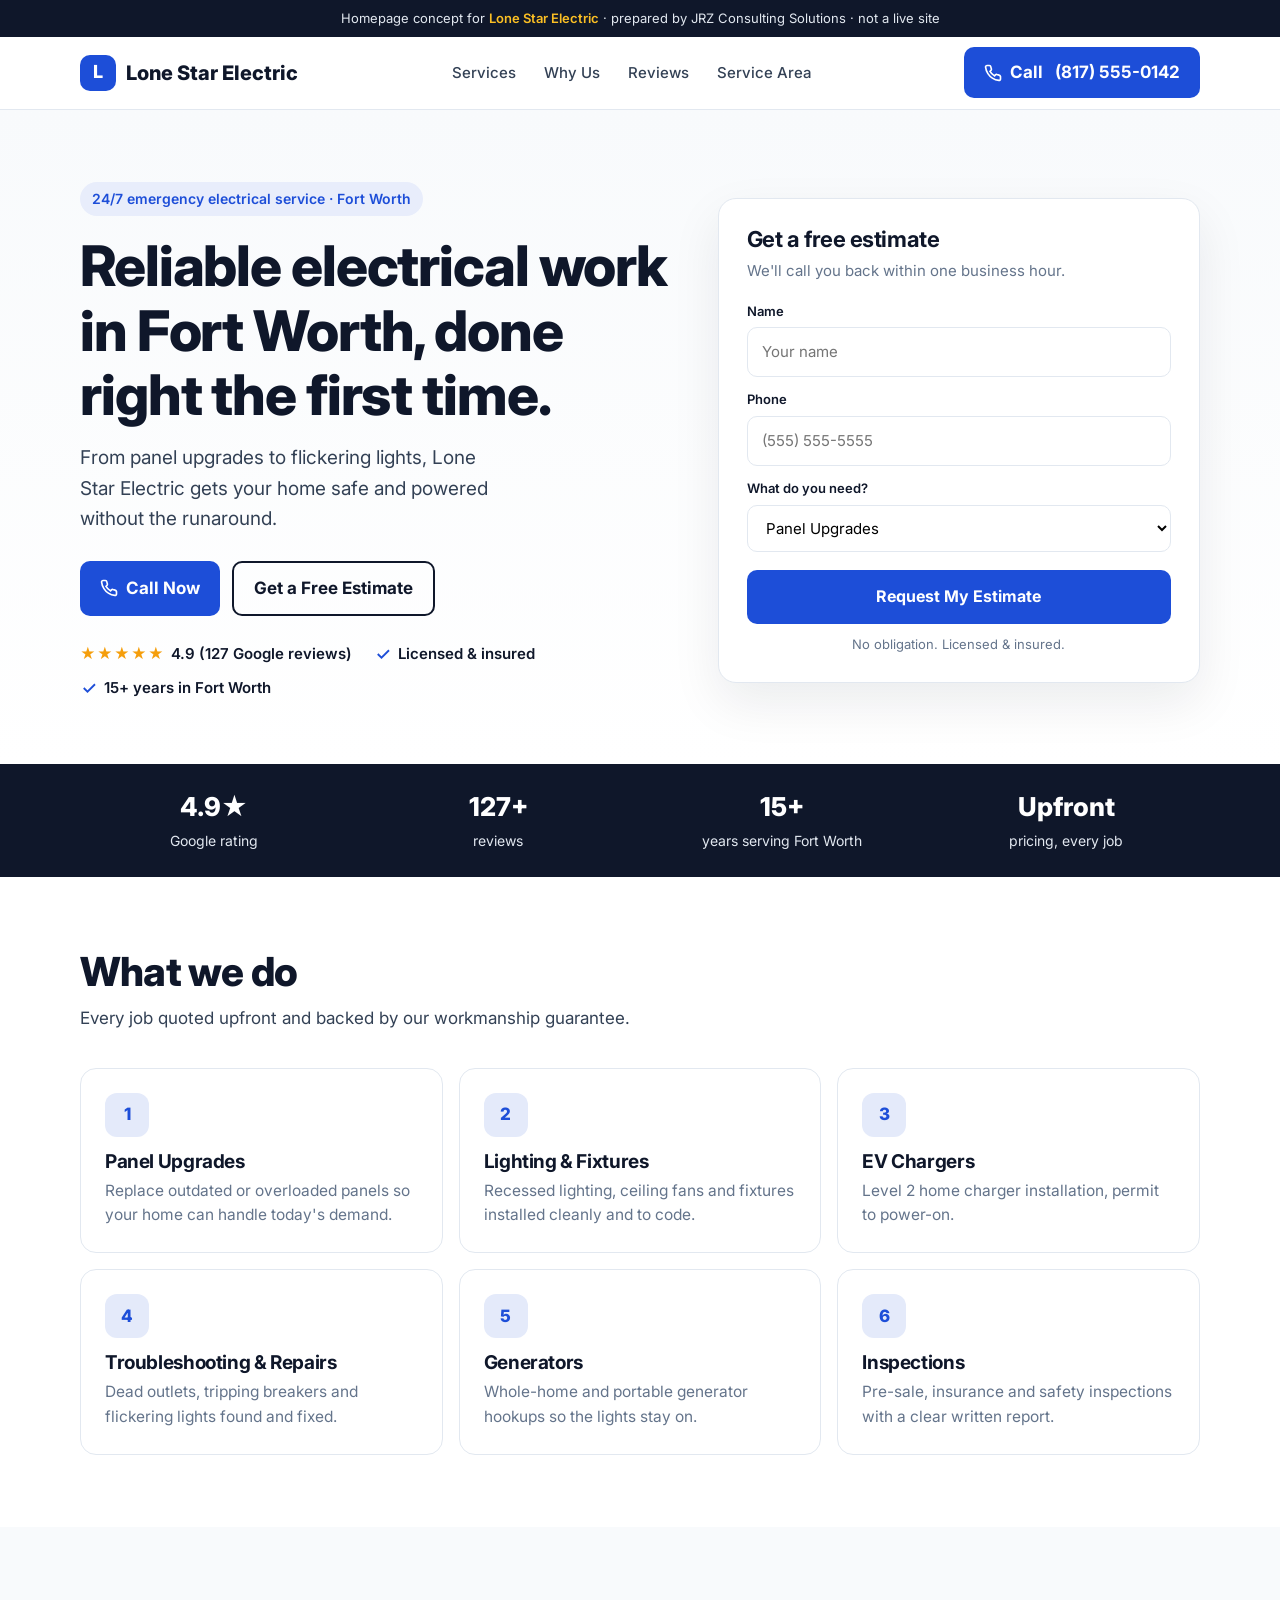
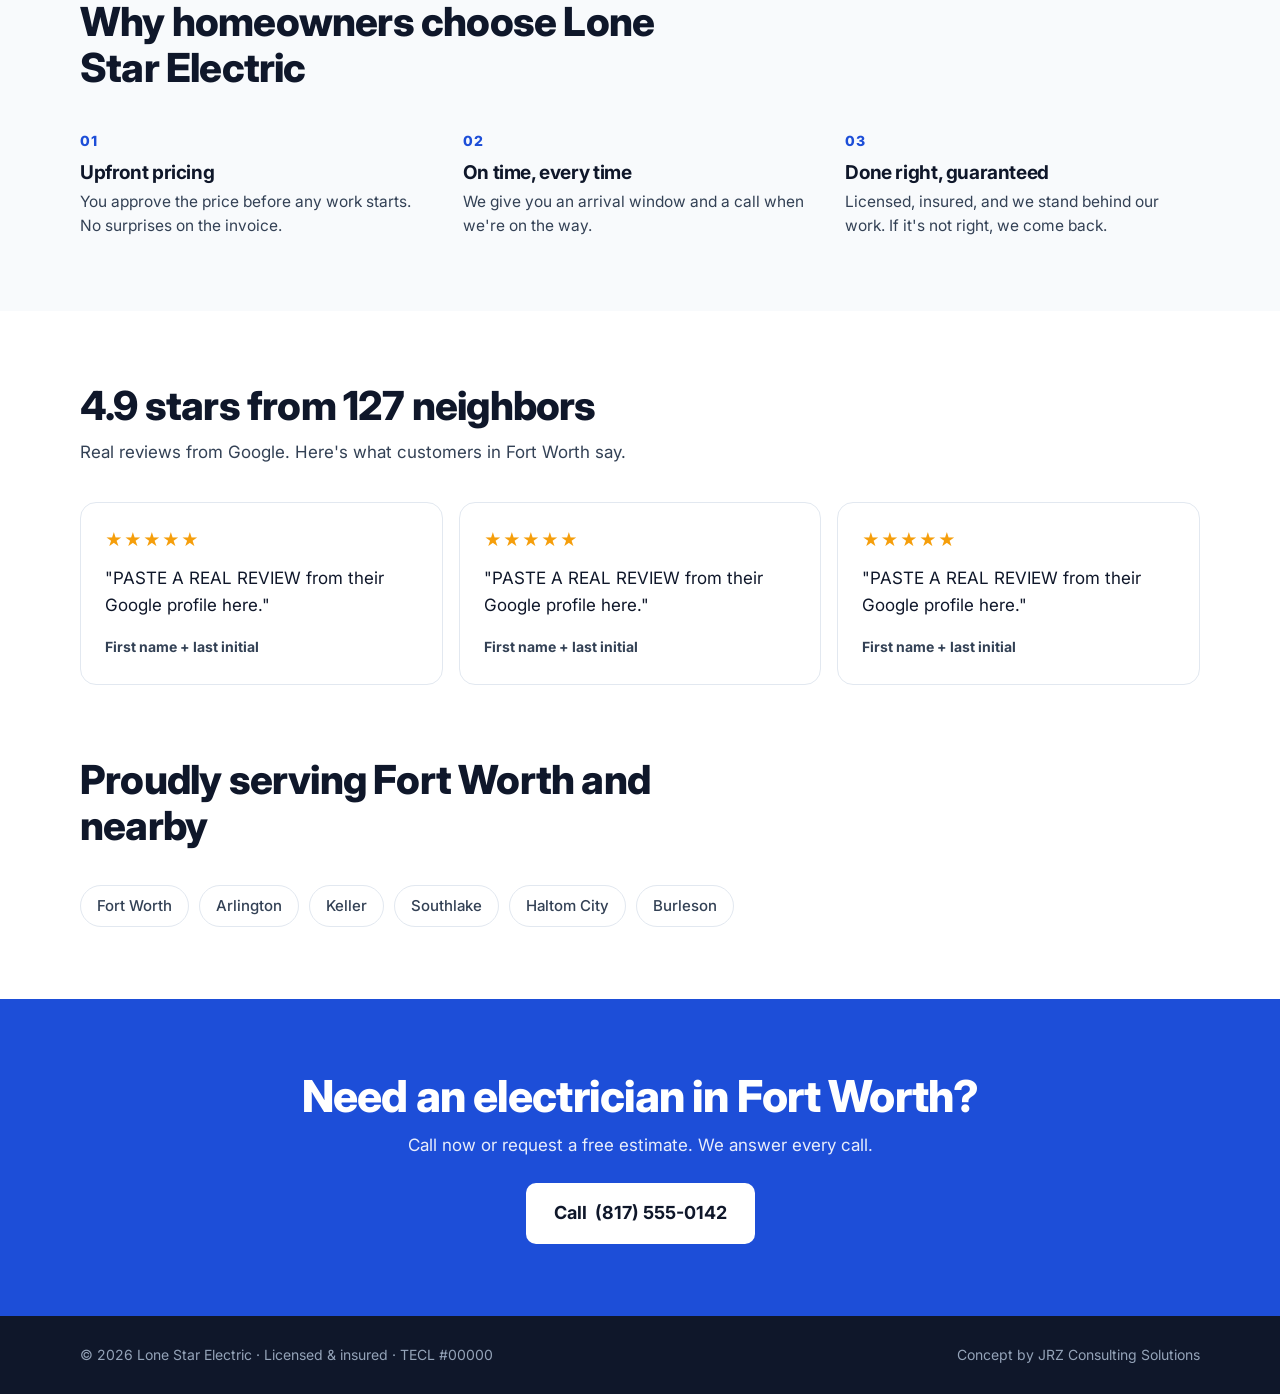
<file: mockups/template.html>
<!DOCTYPE html>
<html lang="en">
<head>
<meta charset="UTF-8"/>
<meta name="viewport" content="width=device-width, initial-scale=1.0"/>
<meta name="robots" content="noindex, nofollow"/>
<title>Homepage Mockup</title>
<link rel="preconnect" href="https://fonts.googleapis.com"/>
<link rel="preconnect" href="https://fonts.gstatic.com" crossorigin/>
<link href="https://fonts.googleapis.com/css2?family=Inter:wght@400;500;600;700;800&display=swap" rel="stylesheet"/>
<!--
  ═══════════════════════════════════════════════════════════════════
  JRZ HOMEPAGE MOCKUP TEMPLATE
  1. Save a copy as mockups/<business-name>.html
  2. Edit the CONFIG block below (about 10 minutes)
  3. Upload to GitHub, send the link + a 60-second video walkthrough

  Before sending: only use reviews, ratings, years, license numbers and claims
  (24/7, same-day, callback times) that are true for THIS business. Delete what isn't.

  Quick test without editing: add ?trade=hvac&biz=Cool%20Air%20Co&city=Plano&phone=(214)%20555-0100
  to the URL. Trades available: electrician, hvac, plumber, roofer
  ═══════════════════════════════════════════════════════════════════
-->
<script>
var CONFIG = {
  trade: 'electrician',                 // electrician | hvac | plumber | roofer
  business: 'Lone Star Electric',       // their business name
  city: 'Fort Worth',                   // main city
  serviceArea: ['Fort Worth', 'Arlington', 'Keller', 'Southlake', 'Haltom City', 'Burleson'],
  phone: '(817) 555-0142',
  years: 15,                            // years in business (from their Google profile)
  rating: '4.9',                        // Google rating
  reviewCount: 127,                     // number of Google reviews
  license: 'TECL #00000',               // license number if shown publicly, or ''
  accent: '',                           // brand color, e.g. '#1d4ed8'. Empty = trade default
  // Paste 3 REAL reviews from their Google profile (first name + last initial only).
  reviews: [
    { text: 'PASTE A REAL REVIEW from their Google profile here.', name: 'First name + last initial' },
    { text: 'PASTE A REAL REVIEW from their Google profile here.', name: 'First name + last initial' },
    { text: 'PASTE A REAL REVIEW from their Google profile here.', name: 'First name + last initial' }
  ],
  // Optional: override the trade's default headline / services
  headline: '',
  services: null
};
</script>
<style>
  *, *::before, *::after { box-sizing: border-box; margin: 0; padding: 0; }
  :root { --accent: #1d4ed8; --accent-ink: #fff; --ink: #0f172a; --body: #334155; --muted: #64748b; --line: #e2e8f0; --bg: #ffffff; --soft: #f8fafc; }
  html { scroll-behavior: smooth; }
  body { font-family: 'Inter', system-ui, sans-serif; color: var(--body); background: var(--bg); font-size: 17px; line-height: 1.6; -webkit-font-smoothing: antialiased; }
  a { color: inherit; }
  .wrap { max-width: 1160px; margin: 0 auto; padding: 0 20px; }
  h1, h2, h3 { color: var(--ink); line-height: 1.15; letter-spacing: -0.02em; }

  .ribbon { background: #0f172a; color: #e2e8f0; font-size: 13px; text-align: center; padding: 8px 16px; }
  .ribbon b { color: #fbbf24; font-weight: 600; }

  .top { border-bottom: 1px solid var(--line); background: #fff; position: sticky; top: 0; z-index: 10; }
  .top .wrap { display: flex; align-items: center; justify-content: space-between; gap: 16px; height: 72px; }
  .logo { display: flex; align-items: center; gap: 10px; font-weight: 800; font-size: 20px; color: var(--ink); text-decoration: none; }
  .logo i { width: 36px; height: 36px; border-radius: 10px; background: var(--accent); display: grid; place-items: center; color: var(--accent-ink); font-style: normal; font-size: 18px; }
  .menu { display: flex; gap: 28px; font-weight: 500; font-size: 15px; }
  .menu a { text-decoration: none; color: var(--body); }
  .call { display: inline-flex; align-items: center; gap: 8px; background: var(--accent); color: var(--accent-ink); font-weight: 700; text-decoration: none; padding: 12px 20px; border-radius: 10px; white-space: nowrap; }
  .call svg { width: 18px; height: 18px; fill: none; stroke: currentColor; stroke-width: 2.2; }
  @media (max-width: 860px) { .menu { display: none; } .top .call span.long { display: none; } }

  .hero { background: linear-gradient(180deg, var(--soft), #fff); padding: 72px 0 64px; }
  .hero .wrap { display: grid; grid-template-columns: 1.1fr .9fr; gap: 48px; align-items: center; }
  .eyebrow { display: inline-flex; align-items: center; gap: 8px; font-size: 14px; font-weight: 600; color: var(--accent); background: color-mix(in srgb, var(--accent) 10%, white); padding: 6px 12px; border-radius: 999px; }
  .hero h1 { font-size: clamp(36px, 5vw, 56px); font-weight: 800; margin: 18px 0 16px; }
  .hero p.sub { font-size: 19px; max-width: 34ch; margin-bottom: 26px; }
  .ctas { display: flex; flex-wrap: wrap; gap: 12px; }
  .btn2 { display: inline-flex; align-items: center; padding: 12px 20px; border-radius: 10px; border: 2px solid var(--ink); color: var(--ink); font-weight: 700; text-decoration: none; }
  .proof { display: flex; flex-wrap: wrap; gap: 10px 22px; margin-top: 26px; font-size: 15px; font-weight: 600; color: var(--ink); }
  .proof span { display: inline-flex; align-items: center; gap: 6px; }
  .proof svg { width: 18px; height: 18px; fill: none; stroke: var(--accent); stroke-width: 2.4; }
  .stars { color: #f59e0b; letter-spacing: 1px; }
  .quote-card { background: #fff; border: 1px solid var(--line); border-radius: 18px; padding: 28px; box-shadow: 0 20px 50px rgba(15,23,42,.08); }
  .quote-card h3 { font-size: 22px; margin-bottom: 6px; }
  .quote-card p { font-size: 15px; color: var(--muted); margin-bottom: 18px; }
  .quote-card label { display: block; font-size: 13px; font-weight: 600; color: var(--ink); margin: 12px 0 6px; }
  .quote-card input, .quote-card select { width: 100%; padding: 12px 14px; border: 1px solid var(--line); border-radius: 10px; font: inherit; font-size: 15px; background: #fff; }
  .quote-card button { width: 100%; margin-top: 18px; background: var(--accent); color: var(--accent-ink); border: 0; padding: 14px; border-radius: 10px; font: inherit; font-weight: 700; font-size: 16px; cursor: pointer; }
  .quote-card small { display: block; text-align: center; margin-top: 10px; font-size: 13px; color: var(--muted); }
  @media (max-width: 860px) { .hero .wrap { grid-template-columns: 1fr; } .hero { padding: 48px 0; } }

  .band { background: var(--ink); color: #e2e8f0; }
  .band .wrap { display: grid; grid-template-columns: repeat(4, 1fr); gap: 16px; padding-top: 22px; padding-bottom: 22px; text-align: center; }
  .band b { display: block; color: #fff; font-size: 26px; font-weight: 800; }
  .band span { font-size: 14px; }
  @media (max-width: 700px) { .band .wrap { grid-template-columns: 1fr 1fr; } }

  section { padding: 72px 0; }
  .head { max-width: 640px; margin-bottom: 36px; }
  .head h2 { font-size: clamp(28px, 3.6vw, 40px); font-weight: 800; margin-bottom: 10px; }
  .services { display: grid; grid-template-columns: repeat(3, 1fr); gap: 16px; }
  .svc { border: 1px solid var(--line); border-radius: 16px; padding: 24px; background: #fff; }
  .svc i { display: grid; place-items: center; width: 44px; height: 44px; border-radius: 12px; background: color-mix(in srgb, var(--accent) 12%, white); color: var(--accent); font-style: normal; font-weight: 800; margin-bottom: 14px; }
  .svc h3 { font-size: 19px; margin-bottom: 6px; }
  .svc p { font-size: 15.5px; color: var(--muted); }
  @media (max-width: 860px) { .services { grid-template-columns: 1fr; } }

  .why { background: var(--soft); }
  .why-grid { display: grid; grid-template-columns: repeat(3, 1fr); gap: 28px; }
  .why-grid h3 { font-size: 19px; margin: 8px 0 6px; }
  .why-grid p { font-size: 15.5px; }
  .why-grid .n { font-weight: 800; color: var(--accent); font-size: 14px; letter-spacing: .08em; }
  @media (max-width: 860px) { .why-grid { grid-template-columns: 1fr; } }

  .reviews { display: grid; grid-template-columns: repeat(3, 1fr); gap: 16px; }
  .review { border: 1px solid var(--line); border-radius: 16px; padding: 24px; }
  .review p { color: var(--ink); margin: 10px 0 14px; }
  .review b { font-size: 14px; }
  @media (max-width: 860px) { .reviews { grid-template-columns: 1fr; } }

  .area { display: flex; flex-wrap: wrap; gap: 10px; }
  .area span { border: 1px solid var(--line); border-radius: 999px; padding: 8px 16px; font-weight: 500; font-size: 15px; background: #fff; }

  .final { background: var(--accent); color: var(--accent-ink); text-align: center; }
  .final h2 { color: var(--accent-ink); font-size: clamp(28px, 4vw, 44px); font-weight: 800; margin-bottom: 10px; }
  .final p { opacity: .9; margin-bottom: 24px; }
  .final .call { background: #fff; color: var(--ink); font-size: 18px; padding: 16px 28px; }

  footer { background: var(--ink); color: #94a3b8; font-size: 14px; padding: 28px 0; }
  footer .wrap { display: flex; justify-content: space-between; flex-wrap: wrap; gap: 10px; }

  .mobile-call { display: none; }
  @media (max-width: 700px) {
    .mobile-call { display: flex; position: fixed; left: 12px; right: 12px; bottom: 12px; z-index: 20; justify-content: center; box-shadow: 0 10px 30px rgba(0,0,0,.25); }
    body { padding-bottom: 76px; }
    .top .call { display: none; }
  }
</style>
</head>
<body>
<div class="ribbon">Homepage concept for <b data-k="business"></b> · prepared by JRZ Consulting Solutions · not a live site</div>

<header class="top">
  <div class="wrap">
    <a class="logo" href="#"><i data-k="initial"></i><span data-k="business"></span></a>
    <nav class="menu"><a href="#services">Services</a><a href="#why">Why Us</a><a href="#reviews">Reviews</a><a href="#area">Service Area</a></nav>
    <a class="call" data-tel><svg viewBox="0 0 24 24"><path d="M22 16.9v3a2 2 0 01-2.2 2 19.8 19.8 0 01-8.6-3.1 19.5 19.5 0 01-6-6A19.8 19.8 0 012.1 4.2 2 2 0 014.1 2h3a2 2 0 012 1.7c.1.9.4 1.8.7 2.7a2 2 0 01-.5 2.1L8 9.8a16 16 0 006 6l1.3-1.3a2 2 0 012.1-.4c.9.3 1.8.6 2.7.7a2 2 0 011.7 2z"/></svg><span class="long">Call&nbsp;</span><span data-k="phone"></span></a>
  </div>
</header>

<section class="hero">
  <div class="wrap">
    <div>
      <span class="eyebrow" data-k="eyebrow"></span>
      <h1 data-k="headline"></h1>
      <p class="sub" data-k="sub"></p>
      <div class="ctas">
        <a class="call" data-tel><svg viewBox="0 0 24 24"><path d="M22 16.9v3a2 2 0 01-2.2 2 19.8 19.8 0 01-8.6-3.1 19.5 19.5 0 01-6-6A19.8 19.8 0 012.1 4.2 2 2 0 014.1 2h3a2 2 0 012 1.7c.1.9.4 1.8.7 2.7a2 2 0 01-.5 2.1L8 9.8a16 16 0 006 6l1.3-1.3a2 2 0 012.1-.4c.9.3 1.8.6 2.7.7a2 2 0 011.7 2z"/></svg>Call Now</a>
        <a class="btn2" href="#quote">Get a Free Estimate</a>
      </div>
      <div class="proof" id="proof"></div>
    </div>
    <form class="quote-card" id="quote" onsubmit="return false;">
      <h3>Get a free estimate</h3>
      <p>We'll call you back within one business hour.</p>
      <label>Name</label><input placeholder="Your name"/>
      <label>Phone</label><input placeholder="(555) 555-5555"/>
      <label>What do you need?</label><select id="needs"></select>
      <button type="button">Request My Estimate</button>
      <small>No obligation. Licensed &amp; insured.</small>
    </form>
  </div>
</section>

<div class="band"><div class="wrap" id="band"></div></div>

<section id="services">
  <div class="wrap">
    <div class="head"><h2 data-k="servicesTitle"></h2><p data-k="servicesSub"></p></div>
    <div class="services" id="svcGrid"></div>
  </div>
</section>

<section class="why" id="why">
  <div class="wrap">
    <div class="head"><h2>Why homeowners choose <span data-k="business"></span></h2></div>
    <div class="why-grid">
      <div><span class="n">01</span><h3>Upfront pricing</h3><p>You approve the price before any work starts. No surprises on the invoice.</p></div>
      <div><span class="n">02</span><h3>On time, every time</h3><p>We give you an arrival window and a call when we're on the way.</p></div>
      <div><span class="n">03</span><h3>Done right, guaranteed</h3><p>Licensed, insured, and we stand behind our work. If it's not right, we come back.</p></div>
    </div>
  </div>
</section>

<section id="reviews">
  <div class="wrap">
    <div class="head"><h2 data-k="reviewsTitle"></h2><p data-k="reviewsSub"></p></div>
    <div class="reviews" id="revGrid"></div>
  </div>
</section>

<section id="area" style="padding-top:0">
  <div class="wrap">
    <div class="head"><h2>Proudly serving <span data-k="city"></span> and nearby</h2></div>
    <div class="area" id="areaList"></div>
  </div>
</section>

<section class="final">
  <div class="wrap">
    <h2 data-k="finalTitle"></h2>
    <p data-k="finalSub"></p>
    <a class="call" data-tel>Call <span data-k="phone"></span></a>
  </div>
</section>

<footer><div class="wrap"><span>© 2026 <span data-k="business"></span> · <span data-k="licenseLine"></span></span><span>Concept by JRZ Consulting Solutions</span></div></footer>

<a class="call mobile-call" data-tel>Call <span data-k="phone"></span></a>

<script>
(function () {
  var TRADES = {
    electrician: {
      accent: '#1d4ed8', noun: 'electrician', emergency: '24/7 emergency electrical service',
      headline: 'Reliable electrical work in {city}, done right the first time.',
      sub: 'From panel upgrades to flickering lights, {business} gets your home safe and powered without the runaround.',
      services: [
        ['Panel Upgrades', 'Replace outdated or overloaded panels so your home can handle today\'s demand.'],
        ['Lighting & Fixtures', 'Recessed lighting, ceiling fans and fixtures installed cleanly and to code.'],
        ['EV Chargers', 'Level 2 home charger installation, permit to power-on.'],
        ['Troubleshooting & Repairs', 'Dead outlets, tripping breakers and flickering lights found and fixed.'],
        ['Generators', 'Whole-home and portable generator hookups so the lights stay on.'],
        ['Inspections', 'Pre-sale, insurance and safety inspections with a clear written report.']
      ]
    },
    hvac: {
      accent: '#0e7490', noun: 'HVAC company', emergency: 'Same-day AC & heating repair',
      headline: 'Stay comfortable in {city}, all year, without the surprise bills.',
      sub: '{business} repairs, replaces and maintains heating and cooling systems with upfront pricing and same-day service.',
      services: [
        ['AC Repair', 'Fast diagnosis and repair to get cool air flowing again today.'],
        ['Heating Repair', 'Furnaces and heat pumps fixed before the cold sets in.'],
        ['New System Installs', 'Right-sized, energy-efficient systems with financing options.'],
        ['Maintenance Plans', 'Twice-a-year tune-ups that prevent breakdowns and lower bills.'],
        ['Indoor Air Quality', 'Filters, purifiers and humidity control for healthier air.'],
        ['Duct Work', 'Sealing, cleaning and repairs so every room gets the air it should.']
      ]
    },
    plumber: {
      accent: '#0369a1', noun: 'plumber', emergency: '24/7 emergency plumbing',
      headline: 'Plumbing problems solved fast in {city}, at a price you approve first.',
      sub: 'Leaks, clogs and water heaters handled by {business}, with clean work and no surprise charges.',
      services: [
        ['Leak Repair', 'Find and fix leaks before they turn into water damage.'],
        ['Drain Cleaning', 'Clogged sinks, tubs and main lines cleared and flowing.'],
        ['Water Heaters', 'Tank and tankless repair and replacement, often same day.'],
        ['Fixture Installs', 'Faucets, toilets and disposals installed right.'],
        ['Sewer Lines', 'Camera inspection and repair without tearing up your yard.'],
        ['Repiping', 'Replace old, failing pipes with long-lasting materials.']
      ]
    },
    roofer: {
      accent: '#b45309', noun: 'roofing company', emergency: 'Free storm damage inspections',
      headline: 'A roof you can count on in {city}, from inspection to final nail.',
      sub: '{business} handles repairs, replacements and insurance claims, with clear quotes and a clean job site.',
      services: [
        ['Roof Replacement', 'Full tear-off and replacement with quality materials and a warranty.'],
        ['Roof Repair', 'Leaks, missing shingles and flashing fixed fast.'],
        ['Storm Damage', 'Free inspections and help with your insurance claim.'],
        ['Inspections', 'Detailed reports with photos for buyers, sellers and insurers.'],
        ['Gutters', 'Seamless gutters and guards installed and repaired.'],
        ['Commercial Roofing', 'Flat and low-slope roofing for businesses.']
      ]
    }
  };

  var C = CONFIG, q = new URLSearchParams(location.search);
  if (q.get('trade') && TRADES[q.get('trade')]) C.trade = q.get('trade');
  if (q.get('biz')) C.business = q.get('biz');
  if (q.get('city')) C.city = q.get('city');
  if (q.get('phone')) C.phone = q.get('phone');
  var T = TRADES[C.trade] || TRADES.electrician;
  function fill(s) { return s.replace(/\{city\}/g, C.city).replace(/\{business\}/g, C.business); }
  var accent = C.accent || T.accent;
  document.documentElement.style.setProperty('--accent', accent);
  document.title = C.business + ' — Homepage Concept';

  var V = {
    business: C.business, city: C.city, phone: C.phone, initial: C.business.trim().charAt(0).toUpperCase(),
    eyebrow: T.emergency + ' · ' + C.city,
    headline: fill(C.headline || T.headline), sub: fill(T.sub),
    servicesTitle: 'What we do', servicesSub: 'Every job quoted upfront and backed by our workmanship guarantee.',
    reviewsTitle: C.rating + ' stars from ' + C.reviewCount + ' neighbors',
    reviewsSub: 'Real reviews from Google. Here\'s what customers in ' + C.city + ' say.',
    finalTitle: 'Need ' + (/^(HVAC|[aeiou])/i.test(T.noun) ? 'an ' : 'a ') + T.noun + ' in ' + C.city + '?',
    finalSub: 'Call now or request a free estimate. We answer every call.',
    licenseLine: C.license ? 'Licensed & insured · ' + C.license : 'Licensed & insured'
  };
  document.querySelectorAll('[data-k]').forEach(function (el) { var k = el.getAttribute('data-k'); if (V[k] != null) el.textContent = V[k]; });
  var tel = 'tel:' + C.phone.replace(/[^\d+]/g, '');
  document.querySelectorAll('[data-tel]').forEach(function (a) { a.href = tel; });

  var check = '<svg viewBox="0 0 24 24"><path d="M5 12l5 5L20 7"/></svg>';
  document.getElementById('proof').innerHTML =
    '<span><span class="stars">★★★★★</span> ' + C.rating + ' (' + C.reviewCount + ' Google reviews)</span>' +
    '<span>' + check + 'Licensed &amp; insured</span>' +
    '<span>' + check + C.years + '+ years in ' + C.city + '</span>';

  document.getElementById('band').innerHTML =
    '<div><b>' + C.rating + '★</b><span>Google rating</span></div>' +
    '<div><b>' + C.reviewCount + '+</b><span>reviews</span></div>' +
    '<div><b>' + C.years + '+</b><span>years serving ' + C.city + '</span></div>' +
    '<div><b>Upfront</b><span>pricing, every job</span></div>';

  var svcs = C.services || T.services;
  document.getElementById('svcGrid').innerHTML = svcs.map(function (s, i) {
    return '<div class="svc"><i>' + (i + 1) + '</i><h3>' + s[0] + '</h3><p>' + s[1] + '</p></div>';
  }).join('');
  document.getElementById('needs').innerHTML = svcs.map(function (s) { return '<option>' + s[0] + '</option>'; }).join('') + '<option>Something else</option>';

  document.getElementById('revGrid').innerHTML = C.reviews.map(function (r) {
    var d = document.createElement('div'); d.textContent = r.text; var t = d.innerHTML;
    d.textContent = r.name; var n = d.innerHTML;
    return '<div class="review"><span class="stars">★★★★★</span><p>"' + t + '"</p><b>' + n + '</b></div>';
  }).join('');

  document.getElementById('areaList').innerHTML = C.serviceArea.map(function (a) {
    var d = document.createElement('span'); d.textContent = a; return d.outerHTML;
  }).join('');
})();
</script>
</body>
</html>
</file>
<file: jrz.css>
/* ═══════════════════════════════════════════════════════════
   JRZ Consulting Solutions — Services homepage
   Shared by /index.html and /espanol/index.html
   ═══════════════════════════════════════════════════════════ */
*, *::before, *::after { box-sizing: border-box; margin: 0; padding: 0; }
:root {
  --bg: #07070a;
  --bg-2: #0d0d12;
  --ink: #f3eee2;
  --ink-dim: rgba(243, 238, 226, 0.86);
  --ink-faint: rgba(243, 238, 226, 0.62);
  --gold: #d3a97c;
  --gold-hi: #f0d6a8;
  --clay: #ba8659;
  --sage: #b7cf9f;
  --line: rgba(243, 238, 226, 0.16);
  --line-gold: rgba(211, 169, 124, 0.35);
  --glass: rgba(10, 10, 14, 0.86);
  --display: 'Cinzel', serif;
  --serif: 'Cormorant Garamond', serif;
  --mono: 'JetBrains Mono', ui-monospace, monospace;
  --ease: cubic-bezier(.16, 1, .3, 1);
  --gutter: clamp(16px, 4vw, 56px);
}
html { scroll-behavior: smooth; -webkit-text-size-adjust: 100%; }
body {
  background: var(--bg);
  color: var(--ink);
  font-family: var(--serif);
  font-size: 20px;
  line-height: 1.7;
  -webkit-font-smoothing: antialiased;
  overflow-x: hidden;
}
body.loading { overflow: hidden; }
a { color: inherit; }
::selection { background: var(--gold); color: var(--bg); }
img, svg { display: block; }

/* ── WebGL stage + atmosphere ───────────────────────────── */
#stage {
  position: fixed; inset: 0; width: 100%; height: 100%;
  z-index: 0; pointer-events: none; transform: translateZ(0);
}
.atmos {
  position: fixed; inset: 0; z-index: 0; pointer-events: none;
  background:
    radial-gradient(60vw 60vw at 75% 30%, rgba(186,134,89,0.10), transparent 60%),
    radial-gradient(50vw 50vw at 10% 90%, rgba(183,207,159,0.05), transparent 60%),
    radial-gradient(120vw 80vh at 50% 120%, rgba(0,0,0,0.9), transparent 70%);
}
.grain {
  position: fixed; inset: 0; z-index: 90; pointer-events: none; opacity: .06;
  background-image: url("data:image/svg+xml,%3Csvg xmlns='http://www.w3.org/2000/svg' width='160' height='160'%3E%3Cfilter id='n'%3E%3CfeTurbulence type='fractalNoise' baseFrequency='.9' numOctaves='3' stitchTiles='stitch'/%3E%3C/filter%3E%3Crect width='100%25' height='100%25' filter='url(%23n)'/%3E%3C/svg%3E");
}
@keyframes grain {
  0% { transform: translate(0,0); } 20% { transform: translate(-3%,2%); }
  40% { transform: translate(2%,-4%); } 60% { transform: translate(-4%,-1%); }
  80% { transform: translate(3%,3%); } 100% { transform: translate(0,0); }
}
.vignette {
  position: fixed; inset: 0; z-index: 1; pointer-events: none;
  background: radial-gradient(ellipse at center, transparent 55%, rgba(0,0,0,.55) 100%);
}
main, .nav, .hud, footer { position: relative; z-index: 2; }

/* ── Loader ─────────────────────────────────────────────── */
.loader {
  position: fixed; inset: 0; z-index: 200; background: var(--bg);
  display: flex; flex-direction: column; align-items: center; justify-content: center; gap: 26px;
  transition: opacity 1s var(--ease), visibility 1s;
}
.loader.done { opacity: 0; visibility: hidden; }
.loader-mark {
  font-family: var(--display); font-weight: 700; font-size: clamp(42px, 9vw, 84px);
  letter-spacing: .3em; padding-left: .3em;
  background: linear-gradient(100deg, var(--clay) 0%, var(--gold-hi) 45%, var(--gold) 55%, var(--clay) 100%);
  background-size: 250% 100%;
  -webkit-background-clip: text; background-clip: text; color: transparent;
  animation: shimmer 2.4s linear infinite;
}
@keyframes shimmer { to { background-position: -250% 0; } }
.loader-bar { width: min(280px, 60vw); height: 1px; background: var(--line); position: relative; overflow: hidden; }
.loader-bar i { position: absolute; inset: 0; background: var(--gold); transform-origin: left; transform: scaleX(0); }
.loader-count { font-family: var(--mono); font-size: 12px; letter-spacing: .3em; color: var(--ink-faint); }

/* ── Cursor (fine pointers only) ────────────────────────── */
.cursor, .cursor-ring { display: none; }
@media (pointer: fine) {
  .cursor, .cursor-ring {
    display: block; position: fixed; top: 0; left: 0; z-index: 300; pointer-events: none;
    border-radius: 50%; transform: translate(-50%, -50%);
  }
  .cursor { width: 6px; height: 6px; background: var(--gold-hi); }
  .cursor-ring {
    width: 38px; height: 38px; border: 1px solid rgba(240,214,168,.55);
    transition: width .35s var(--ease), height .35s var(--ease), background .35s, border-color .35s;
    display: flex; align-items: center; justify-content: center;
    font-family: var(--mono); font-size: 10px; letter-spacing: .2em; color: var(--bg);
  }
  .cursor-ring.hover { width: 64px; height: 64px; border-color: var(--gold); background: rgba(211,169,124,.08); }
  .cursor-ring.label { width: 92px; height: 92px; background: var(--gold); border-color: var(--gold); }
  .cursor-ring span { opacity: 0; transition: opacity .2s; }
  .cursor-ring.label span { opacity: 1; }
  body.has-cursor, body.has-cursor a, body.has-cursor button { cursor: none; }
}

/* ── Nav ────────────────────────────────────────────────── */
.nav {
  position: fixed; top: 0; left: 0; right: 0; z-index: 100;
  display: flex; align-items: center; justify-content: space-between;
  padding: 22px var(--gutter);
  transition: background .5s, padding .5s var(--ease);
}
.nav.scrolled { background: rgba(7,7,10,.92); padding-top: 14px; padding-bottom: 14px; border-bottom: 1px solid var(--line); }
.brand { display: flex; align-items: center; gap: 14px; text-decoration: none; }
.brand-mono {
  font-family: var(--display); font-weight: 700; font-size: 18px; letter-spacing: .22em;
  color: var(--gold-hi);
}
.brand-name { font-family: var(--mono); font-size: 10px; letter-spacing: .28em; text-transform: uppercase; color: var(--ink-dim); line-height: 1.5; }
.nav-links { display: flex; align-items: center; gap: 30px; }
.nav-links a {
  font-family: var(--mono); font-size: 11px; letter-spacing: .22em; text-transform: uppercase;
  text-decoration: none; color: var(--ink-dim); position: relative; padding: 6px 0; transition: color .3s;
}
.nav-links a::after {
  content: ''; position: absolute; left: 0; right: 0; bottom: 0; height: 1px; background: var(--gold);
  transform: scaleX(0); transform-origin: right; transition: transform .5s var(--ease);
}
.nav-links a:hover { color: var(--ink); }
.nav-links a:hover::after { transform: scaleX(1); transform-origin: left; }
.nav-links .lang { color: var(--gold); }
.pill {
  display: inline-flex; align-items: center; gap: 10px;
  font-family: var(--display); font-size: 12px; font-weight: 600; letter-spacing: .18em; text-transform: uppercase;
  color: var(--bg); background: var(--gold); border-radius: 999px; padding: 14px 26px;
  text-decoration: none; border: 0; position: relative; overflow: hidden; isolation: isolate;
  transition: color .4s;
}
.pill::before {
  content: ''; position: absolute; inset: 0; background: var(--gold-hi); z-index: -1;
  transform: translateY(101%); border-radius: 999px; transition: transform .5s var(--ease);
}
.pill:hover::before { transform: translateY(0); }
.pill svg { width: 16px; height: 16px; stroke: currentColor; fill: none; stroke-width: 2; }
.pill.ghost { background: transparent; color: var(--ink); box-shadow: inset 0 0 0 1px var(--line-gold); }
.pill.ghost::before { background: var(--gold); }
.pill.ghost:hover { color: var(--bg); }
.nav .pill { padding: 11px 20px; font-size: 11px; }
.menu-btn { display: none; background: none; border: 1px solid var(--line-gold); color: var(--ink); border-radius: 999px; padding: 10px 18px; font-family: var(--mono); font-size: 11px; letter-spacing: .22em; text-transform: uppercase; }
.mobile-menu {
  position: fixed; inset: 0; z-index: 150; background: rgba(7,7,10,.97);
  display: flex; flex-direction: column; justify-content: center; padding: 0 28px; gap: 6px;
  opacity: 0; visibility: hidden; transition: opacity .5s var(--ease), visibility .5s;
}
.mobile-menu.open { opacity: 1; visibility: visible; }
.mobile-menu a { font-family: var(--display); font-size: clamp(30px, 8vw, 44px); text-decoration: none; color: var(--ink); padding: 6px 0; border-bottom: 1px solid var(--line); }
.mobile-menu a small { font-family: var(--mono); font-size: 11px; color: var(--gold); letter-spacing: .2em; margin-right: 14px; vertical-align: middle; }
.mobile-menu .close { position: absolute; top: 22px; right: 16px; }
@media (max-width: 900px) {
  .nav-links { display: none; }
  .menu-btn { display: inline-block; }
  .brand-name { display: none; }
}

/* ── HUD (bottom-left chapter indicator) ────────────────── */
.hud {
  position: fixed; left: var(--gutter); bottom: 26px; z-index: 60;
  font-family: var(--mono); font-size: 11px; letter-spacing: .22em; text-transform: uppercase;
  color: var(--ink-dim); display: flex; align-items: center; gap: 14px; pointer-events: none;
}
.hud-num { color: var(--gold); }
.hud-bar { width: 60px; height: 1px; background: var(--line); position: relative; overflow: hidden; }
.hud-bar i { position: absolute; inset: 0; background: var(--gold); transform-origin: left; transform: scaleX(0); }
.hud-label { transition: opacity .4s; }
@media (max-width: 700px) { .hud { display: none; } }
.progress { position: fixed; top: 0; left: 0; right: 0; height: 2px; z-index: 120; transform-origin: left; transform: scaleX(0); background: linear-gradient(90deg, var(--clay), var(--gold-hi)); }

/* ── Floating CTA ───────────────────────────────────────── */
.float-cta {
  position: fixed; right: 20px; bottom: 20px; z-index: 110;
  display: flex; align-items: center; gap: 10px;
  padding: 14px 22px 14px 16px; border-radius: 999px; text-decoration: none;
  background: var(--gold); color: var(--bg);
  font-family: var(--display); font-weight: 600; font-size: 11.5px; letter-spacing: .14em; text-transform: uppercase;
  box-shadow: 0 10px 40px rgba(211,169,124,.25);
  transform: translateY(140%); transition: transform .8s var(--ease), background .3s;
}
.float-cta.show { transform: translateY(0); }
.float-cta:hover { background: var(--gold-hi); }
.float-cta svg { width: 18px; height: 18px; stroke: currentColor; fill: none; stroke-width: 2; }

/* ── Type ───────────────────────────────────────────────── */
.wrap { width: 100%; max-width: 1320px; margin: 0 auto; padding: 0 var(--gutter); }
.label {
  font-family: var(--mono); font-size: 11px; letter-spacing: .3em; text-transform: uppercase; color: var(--gold);
  display: inline-flex; align-items: center; gap: 12px;
}
.label::before { content: ''; width: 28px; height: 1px; background: var(--gold); }
h1, h2, h3 { font-family: var(--display); font-weight: 600; letter-spacing: .03em; line-height: 1.08; }
h1 em, h2 em, h3 em {
  font-family: var(--serif); font-style: italic; font-weight: 300; letter-spacing: 0;
  background: linear-gradient(100deg, var(--gold-hi), var(--gold) 50%, var(--clay));
  -webkit-background-clip: text; background-clip: text; color: transparent;
  padding-right: .08em;
}
p { color: var(--ink-dim); font-weight: 400; }

/* split-text reveal */
[data-split] .w { display: inline-block; overflow: hidden; vertical-align: top; padding-bottom: .08em; margin-bottom: -.08em; }
[data-split] .w > span { display: inline-block; transform: translateY(110%) rotate(4deg); transform-origin: left bottom; transition: transform 1.2s var(--ease); transition-delay: calc(var(--i) * 45ms); }
[data-split].in .w > span { transform: none; }
.fade { opacity: 0; transform: translateY(30px); transition: opacity 1.2s var(--ease), transform 1.2s var(--ease); transition-delay: var(--d, 0s); }
.fade.in { opacity: 1; transform: none; }

/* ── HERO ───────────────────────────────────────────────── */
.hero {
  min-height: 100vh; min-height: 100svh; display: flex; flex-direction: column; justify-content: center;
  padding: 140px 0 120px; position: relative;
}
.hero h1 { font-size: clamp(48px, 10.5vw, 168px); font-weight: 700; margin: 26px 0 30px; max-width: 12ch; }
.hero-sub { font-size: clamp(20px, 2vw, 26px); max-width: 33ch; line-height: 1.55; color: var(--ink-dim); }
.hero-ctas { display: flex; gap: 14px; flex-wrap: wrap; margin-top: 44px; }
.scroll-cue {
  position: absolute; left: 50%; bottom: 34px; transform: translateX(-50%);
  display: flex; flex-direction: column; align-items: center; gap: 12px;
  font-family: var(--mono); font-size: 10px; letter-spacing: .3em; text-transform: uppercase; color: var(--ink-faint);
}
.scroll-cue i { width: 1px; height: 54px; background: linear-gradient(var(--gold), transparent); animation: cue 2.2s var(--ease) infinite; transform-origin: top; }
@keyframes cue { 0% { transform: scaleY(0); } 50% { transform: scaleY(1); transform-origin: top; } 51% { transform-origin: bottom; } 100% { transform: scaleY(0); transform-origin: bottom; } }
.hero-meta {
  position: absolute; right: var(--gutter); bottom: 40px; text-align: right;
  font-family: var(--mono); font-size: 10.5px; letter-spacing: .24em; text-transform: uppercase; color: var(--ink-faint); line-height: 2;
}
.hero-meta b { color: var(--gold); font-weight: 400; }
@media (max-width: 700px) { .hero-meta { display: none; } .scroll-cue { left: auto; right: 16px; transform: none; } }

/* ── Marquee ────────────────────────────────────────────── */
.marquee { border-top: 1px solid var(--line); border-bottom: 1px solid var(--line); overflow: hidden; padding: 26px 0; background: rgba(7,7,10,.35); }
.marquee-track { display: flex; width: max-content; animation: marquee 38s linear infinite; }
.marquee span {
  font-family: var(--display); font-size: clamp(34px, 6vw, 84px); font-weight: 700; letter-spacing: .04em; white-space: nowrap; padding-right: .5em;
  color: transparent; -webkit-text-stroke: 1px rgba(240,214,168,.42);
}
.marquee span.fill { color: var(--gold); -webkit-text-stroke: 0; font-family: var(--serif); font-style: italic; font-weight: 300; }
@keyframes marquee { to { transform: translateX(-50%); } }

/* ── Manifesto (scroll-lit words) ───────────────────────── */
.manifesto { padding: clamp(110px, 18vh, 200px) 0; }
.manifesto-text {
  font-family: var(--serif); font-weight: 400; font-size: clamp(30px, 4.4vw, 64px); line-height: 1.22; letter-spacing: -.005em;
  max-width: 22ch; color: var(--ink);
}
.manifesto-text .mw { opacity: .14; transition: opacity .5s, color .5s; }
.manifesto-text .mw.lit { opacity: 1; }
.manifesto-text .mw.gold { color: var(--gold-hi); font-style: italic; }

/* ── Services index (Active-Theory-style list) ──────────── */
.section { padding: clamp(90px, 14vh, 160px) 0; position: relative; }
.section-head { display: flex; justify-content: space-between; align-items: flex-end; gap: 30px; flex-wrap: wrap; margin-bottom: 60px; }
.section-head h2 { font-size: clamp(38px, 6vw, 88px); margin-top: 18px; }
.section-head p { max-width: 38ch; font-size: 21px; }
.svc-list { list-style: none; border-top: 1px solid var(--line); }
.svc-row { border-bottom: 1px solid var(--line); position: relative; overflow: hidden; }
.svc-row a {
  display: grid; grid-template-columns: 80px 1fr auto 60px; align-items: center; gap: 24px;
  padding: 34px 0; text-decoration: none; position: relative; z-index: 1;
}
.svc-row::before {
  content: ''; position: absolute; inset: 0; background: linear-gradient(90deg, rgba(211,169,124,.14), rgba(211,169,124,.02));
  transform: scaleY(0); transform-origin: bottom; transition: transform .7s var(--ease);
}
.svc-row:hover::before { transform: scaleY(1); }
.svc-num { font-family: var(--mono); font-size: 12px; letter-spacing: .2em; color: var(--gold); }
.svc-name {
  font-family: var(--display); font-weight: 600; font-size: clamp(28px, 4.6vw, 66px); line-height: 1.05; letter-spacing: .02em;
  transition: transform .7s var(--ease), color .4s;
}
.svc-row:hover .svc-name { transform: translateX(22px); color: var(--gold-hi); }
.svc-tag { font-family: var(--mono); font-size: 11px; letter-spacing: .22em; text-transform: uppercase; color: var(--ink-faint); text-align: right; }
.svc-arrow { width: 54px; height: 54px; border-radius: 50%; border: 1px solid var(--line-gold); display: flex; align-items: center; justify-content: center; transition: background .4s, transform .7s var(--ease); justify-self: end; }
.svc-arrow svg { width: 18px; height: 18px; stroke: var(--gold); fill: none; stroke-width: 1.6; transition: stroke .4s, transform .7s var(--ease); }
.svc-row:hover .svc-arrow { background: var(--gold); transform: rotate(-45deg); }
.svc-row:hover .svc-arrow svg { stroke: var(--bg); }
@media (max-width: 760px) {
  .svc-row a { grid-template-columns: 1fr auto; gap: 8px 16px; padding: 26px 0; }
  .svc-num { grid-column: 1 / -1; }
  .svc-tag { grid-column: 1; grid-row: 3; text-align: left; }
  .svc-arrow { grid-column: 2; grid-row: 2 / 4; width: 46px; height: 46px; }
}

/* ── Service chapters ───────────────────────────────────── */
.chapter { min-height: 100vh; display: flex; align-items: center; padding: clamp(100px, 16vh, 180px) 0; position: relative; }
.chapter-grid { display: grid; grid-template-columns: minmax(0, 1fr) minmax(0, 1fr); gap: clamp(30px, 6vw, 100px); align-items: start; }
.chapter.flip .chapter-grid > .chapter-copy { order: 2; }
.ch-num {
  font-family: var(--display); font-weight: 700; font-size: clamp(90px, 16vw, 230px); line-height: .8;
  color: transparent; -webkit-text-stroke: 1px rgba(211,169,124,.35); display: block; margin-bottom: 18px;
  user-select: none;
}
.chapter h2 { font-size: clamp(38px, 5.4vw, 80px); margin: 18px 0 22px; }
.ch-lead { font-size: clamp(22px, 2.1vw, 28px); color: var(--ink); font-style: italic; line-height: 1.45; margin-bottom: 22px; max-width: 30ch; }
.ch-body { font-size: 20px; margin-bottom: 34px; max-width: 46ch; }
.panel {
  background: var(--glass); border: 1px solid var(--line); border-radius: 22px;
  padding: clamp(24px, 3vw, 38px); position: relative; overflow: hidden;
}
.panel::before {
  content: ''; position: absolute; inset: 0; border-radius: inherit; padding: 1px; pointer-events: none;
  background: linear-gradient(140deg, rgba(240,214,168,.5), transparent 35%, transparent 70%, rgba(186,134,89,.35));
  -webkit-mask: linear-gradient(#000 0 0) content-box, linear-gradient(#000 0 0); -webkit-mask-composite: xor; mask-composite: exclude;
}
.panel-title { font-family: var(--mono); font-size: 11px; letter-spacing: .26em; text-transform: uppercase; color: var(--gold); margin-bottom: 16px; }
.inc { list-style: none; }
.inc li { display: grid; grid-template-columns: 26px 1fr; gap: 12px; padding: 13px 0; border-bottom: 1px solid var(--line); font-size: 19px; color: var(--ink); line-height: 1.45; }
.inc li:last-child { border-bottom: 0; }
.inc li::before { content: ''; width: 7px; height: 7px; margin-top: 10px; border: 1px solid var(--gold); transform: rotate(45deg); }
.inc li small { display: block; color: var(--ink-faint); font-size: 16.5px; font-style: italic; }
.price-row { display: flex; align-items: flex-end; justify-content: space-between; gap: 20px; flex-wrap: wrap; margin-top: 26px; padding-top: 24px; border-top: 1px solid var(--line-gold); }
.price-label { font-family: var(--mono); font-size: 10.5px; letter-spacing: .26em; text-transform: uppercase; color: var(--ink-faint); }
.price { font-family: var(--display); font-weight: 700; font-size: clamp(38px, 4vw, 54px); line-height: 1; color: var(--gold-hi); margin-top: 8px; }
.price small { font-family: var(--serif); font-size: 19px; font-weight: 400; font-style: italic; color: var(--ink-dim); margin-left: 6px; letter-spacing: 0; }
.price-was { font-family: var(--serif); font-size: 17px; color: var(--ink-faint); margin-top: 6px; }
.price-was s { text-decoration-color: var(--gold); }
.ch-actions { display: flex; gap: 12px; flex-wrap: wrap; }
.examples { display: grid; gap: 12px; margin-top: 18px; }
.example {
  display: flex; justify-content: space-between; align-items: center; gap: 16px; padding: 18px 20px;
  border: 1px solid var(--line); border-radius: 14px; text-decoration: none; transition: border-color .4s, background .4s;
}
.example:hover { border-color: var(--gold); background: rgba(211,169,124,.06); }
.example b { font-family: var(--display); font-weight: 600; font-size: 18px; letter-spacing: .04em; display: block; }
.example span { font-size: 16.5px; font-style: italic; color: var(--ink-dim); }
.example em { font-family: var(--mono); font-style: normal; font-size: 10.5px; letter-spacing: .2em; color: var(--gold); white-space: nowrap; text-transform: uppercase; }
.note { font-size: 16.5px; font-style: italic; color: var(--ink-faint); margin-top: 14px; }
@media (max-width: 900px) {
  .chapter { min-height: 0; }
  .chapter-grid { grid-template-columns: 1fr; }
  .chapter.flip .chapter-grid > .chapter-copy { order: 0; }
  .ch-num { font-size: 96px; }
}

/* ── Ecosystem ──────────────────────────────────────────── */
.eco-grid { display: grid; grid-template-columns: 1.05fr 1fr; gap: clamp(30px, 6vw, 90px); align-items: center; }
.eco-svg { width: 100%; height: auto; overflow: visible; }
.eco-svg .orbit { fill: none; stroke: rgba(211,169,124,.22); stroke-dasharray: 2 6; }
.eco-svg .spoke { stroke: rgba(211,169,124,.35); stroke-width: 1; }
.eco-svg .node circle { fill: rgba(7,7,10,.85); stroke: var(--gold); stroke-width: 1; }
.eco-svg .node text { fill: var(--ink); font-family: 'Cinzel', serif; font-size: 13px; letter-spacing: .12em; text-anchor: middle; dominant-baseline: middle; }
.eco-svg .core circle.c1 { fill: url(#coreGrad); }
.eco-svg .core text { fill: #07070a; font-family: 'Cinzel', serif; font-weight: 700; font-size: 15px; letter-spacing: .14em; text-anchor: middle; }
.eco-svg .pulse { fill: var(--gold-hi); filter: drop-shadow(0 0 6px rgba(240,214,168,.9)); }
.eco-svg .spin { transform-origin: 300px 300px; animation: spin 60s linear infinite; }
@keyframes spin { to { transform: rotate(360deg); } }
.eco-list { list-style: none; margin-top: 30px; }
.eco-list li { display: grid; grid-template-columns: 120px 1fr; gap: 18px; padding: 16px 0; border-top: 1px solid var(--line); font-size: 19px; }
.eco-list li b { font-family: var(--mono); font-weight: 400; font-size: 11px; letter-spacing: .22em; text-transform: uppercase; color: var(--gold); padding-top: 6px; }
@media (max-width: 900px) { .eco-grid { grid-template-columns: 1fr; } .eco-list li { grid-template-columns: 1fr; gap: 2px; } }

/* ── Process ────────────────────────────────────────────── */
.process { display: grid; grid-template-columns: repeat(5, 1fr); gap: 0; border-top: 1px solid var(--line); counter-reset: s; }
.step { padding: 34px 26px 10px 0; position: relative; }
.step::before { content: ''; position: absolute; top: -5px; left: 0; width: 9px; height: 9px; border-radius: 50%; background: var(--bg); border: 1px solid var(--gold); }
.step.in::before { background: var(--gold); box-shadow: 0 0 18px var(--gold); transition: background .6s, box-shadow .6s; transition-delay: var(--d, 0s); }
.step-n { font-family: var(--mono); font-size: 11px; letter-spacing: .24em; color: var(--gold); }
.step h3 { font-size: 22px; margin: 12px 0 10px; }
.step p { font-size: 18px; line-height: 1.55; }
@media (max-width: 900px) {
  .process { grid-template-columns: 1fr; border-top: 0; border-left: 1px solid var(--line); margin-left: 4px; }
  .step { padding: 0 0 34px 30px; }
  .step::before { top: 6px; left: -5px; }
}

/* ── Pricing ────────────────────────────────────────────── */
.price-grid { display: grid; grid-template-columns: repeat(6, 1fr); gap: 16px; }
.pcard { grid-column: span 2; display: flex; flex-direction: column; transition: transform .7s var(--ease), border-color .4s; }
.pcard.wide { grid-column: span 3; }
.pcard:hover { transform: translateY(-6px); }
.pcard .tag { font-family: var(--mono); font-size: 10.5px; letter-spacing: .24em; text-transform: uppercase; color: var(--ink-faint); }
.pcard h3 { font-size: 24px; margin: 12px 0 8px; }
.pcard p { font-size: 17.5px; line-height: 1.55; flex: 1; }
.pcard .price { font-size: 40px; margin-top: 22px; }
.pcard .pill { margin-top: 22px; align-self: flex-start; padding: 12px 20px; font-size: 11px; }
.pcard.feature { background: linear-gradient(150deg, rgba(211,169,124,.16), rgba(14,14,19,.6) 55%); }
.badge { position: absolute; top: 20px; right: 20px; font-family: var(--mono); font-size: 10px; letter-spacing: .2em; text-transform: uppercase; color: var(--bg); background: var(--gold); padding: 5px 10px; border-radius: 999px; }
@media (max-width: 1000px) { .price-grid { grid-template-columns: 1fr 1fr; } .pcard, .pcard.wide { grid-column: span 1; } .pcard.feature { grid-column: 1 / -1; } }
@media (max-width: 640px) { .price-grid { grid-template-columns: 1fr; } }

/* ── Final CTA ──────────────────────────────────────────── */
.final { text-align: center; padding: clamp(140px, 24vh, 240px) 0; }
.final h2 { font-size: clamp(46px, 9vw, 140px); margin: 24px auto 28px; max-width: 14ch; }
.final p { font-size: 22px; max-width: 40ch; margin: 0 auto 44px; }
.final .pill { padding: 22px 42px; font-size: 13px; }
.final .phone { display: block; margin-top: 22px; font-family: var(--mono); font-size: 12px; letter-spacing: .2em; color: var(--ink-faint); }

footer { border-top: 1px solid var(--line); padding: 40px 0 90px; }
.foot { display: flex; justify-content: space-between; align-items: center; gap: 20px; flex-wrap: wrap; }
.foot-links { display: flex; gap: 26px; flex-wrap: wrap; }
.foot a, .foot span { font-family: var(--mono); font-size: 11px; letter-spacing: .2em; text-transform: uppercase; color: var(--ink-faint); text-decoration: none; }
.foot a:hover { color: var(--gold); }

/* ── Reduced motion ─────────────────────────────────────── */
@media (prefers-reduced-motion: reduce) {
  .grain, .marquee-track, .eco-svg .spin, .loader-mark, .scroll-cue i { animation: none !important; }
  [data-split] .w > span, .fade { transform: none !important; opacity: 1 !important; transition: none !important; }
  .manifesto-text .mw { opacity: 1; }
}

/* gradient italics survive the split-text wrapping */
[data-split] em { background: none; color: inherit; }
[data-split] em .w > span {
  background: linear-gradient(100deg, var(--gold-hi), var(--gold) 50%, var(--clay));
  -webkit-background-clip: text; background-clip: text; color: transparent;
  font-family: var(--serif); font-style: italic; font-weight: 300; padding-right: .06em;
}

/* legibility over the particle field */
p, .ch-lead, .eco-list li { text-shadow: 0 1px 8px rgba(7,7,10,.9); }
.final .pill { white-space: nowrap; }
@media (max-width: 520px) {
  .final .pill { padding: 18px 26px; font-size: 11.5px; letter-spacing: .14em; }
  .hero-ctas .pill { flex: 1 1 auto; justify-content: center; }
}
html[lang="es"] .hero h1 { font-size: clamp(44px, 8.6vw, 140px); max-width: 14ch; }
/* warm sun glow behind the hero orb (static, no per-frame cost) */
.hero::after {
  content: ''; position: absolute; z-index: -1; pointer-events: none;
  width: 46vw; height: 46vw; left: 72.5%; top: 50%; transform: translate(-50%, -50%);
  background: radial-gradient(circle, rgba(255,214,150,.22) 0%, rgba(230,150,80,.10) 35%, transparent 68%);
}
@media (max-width: 900px) { .hero::after { width: 110vw; height: 110vw; left: 50%; top: 46%; } }
.hero { overflow-x: clip; } html { overflow-x: clip; }

/* ── Legibility pass: stronger contrast on the informational content ── */
body { font-weight: 400; }
.label { font-size: 12px; color: var(--gold-hi); }
.label::before { background: var(--gold-hi); }
.ch-lead { color: #fff8ec; font-weight: 500; }
.ch-body, .section-head p, .eco-list li, .step p, .pcard p { color: rgba(243,238,226,.9); }
.inc li { font-weight: 500; font-size: 19.5px; }
.inc li small { color: var(--ink-dim); font-size: 17px; font-weight: 400; margin-top: 2px; }
.inc li::before { border-color: var(--gold-hi); }
.panel-title, .price-label { font-size: 12px; }
.price-label, .price-was, .note, .svc-tag, .pcard .tag, .foot a, .foot span { color: var(--ink-dim); }
.example span { color: var(--ink-dim); font-weight: 500; }
.eco-list li b, .step-n, .svc-num { color: var(--gold-hi); font-size: 12px; }
.panel { box-shadow: 0 30px 80px rgba(0,0,0,.45); }
/* soft dark backdrop behind chapter copy so particles never compete with the words */
.chapter-copy, .section-head, .eco-grid > div:last-child, .manifesto .wrap > div {
  position: relative; isolation: isolate;
}
.chapter-copy::before, .section-head::before, .eco-grid > div:last-child::before {
  content: ''; position: absolute; inset: -40px -50px; z-index: -1; pointer-events: none;
  background: radial-gradient(ellipse at 40% 50%, rgba(7,7,10,.78) 0%, rgba(7,7,10,.55) 45%, transparent 75%);
}
p, .ch-lead, .eco-list li, .inc li, .svc-name { text-shadow: 0 1px 10px rgba(7,7,10,.95), 0 0 2px rgba(7,7,10,.8); }
.manifesto-text .mw { opacity: .22; }
</file>
